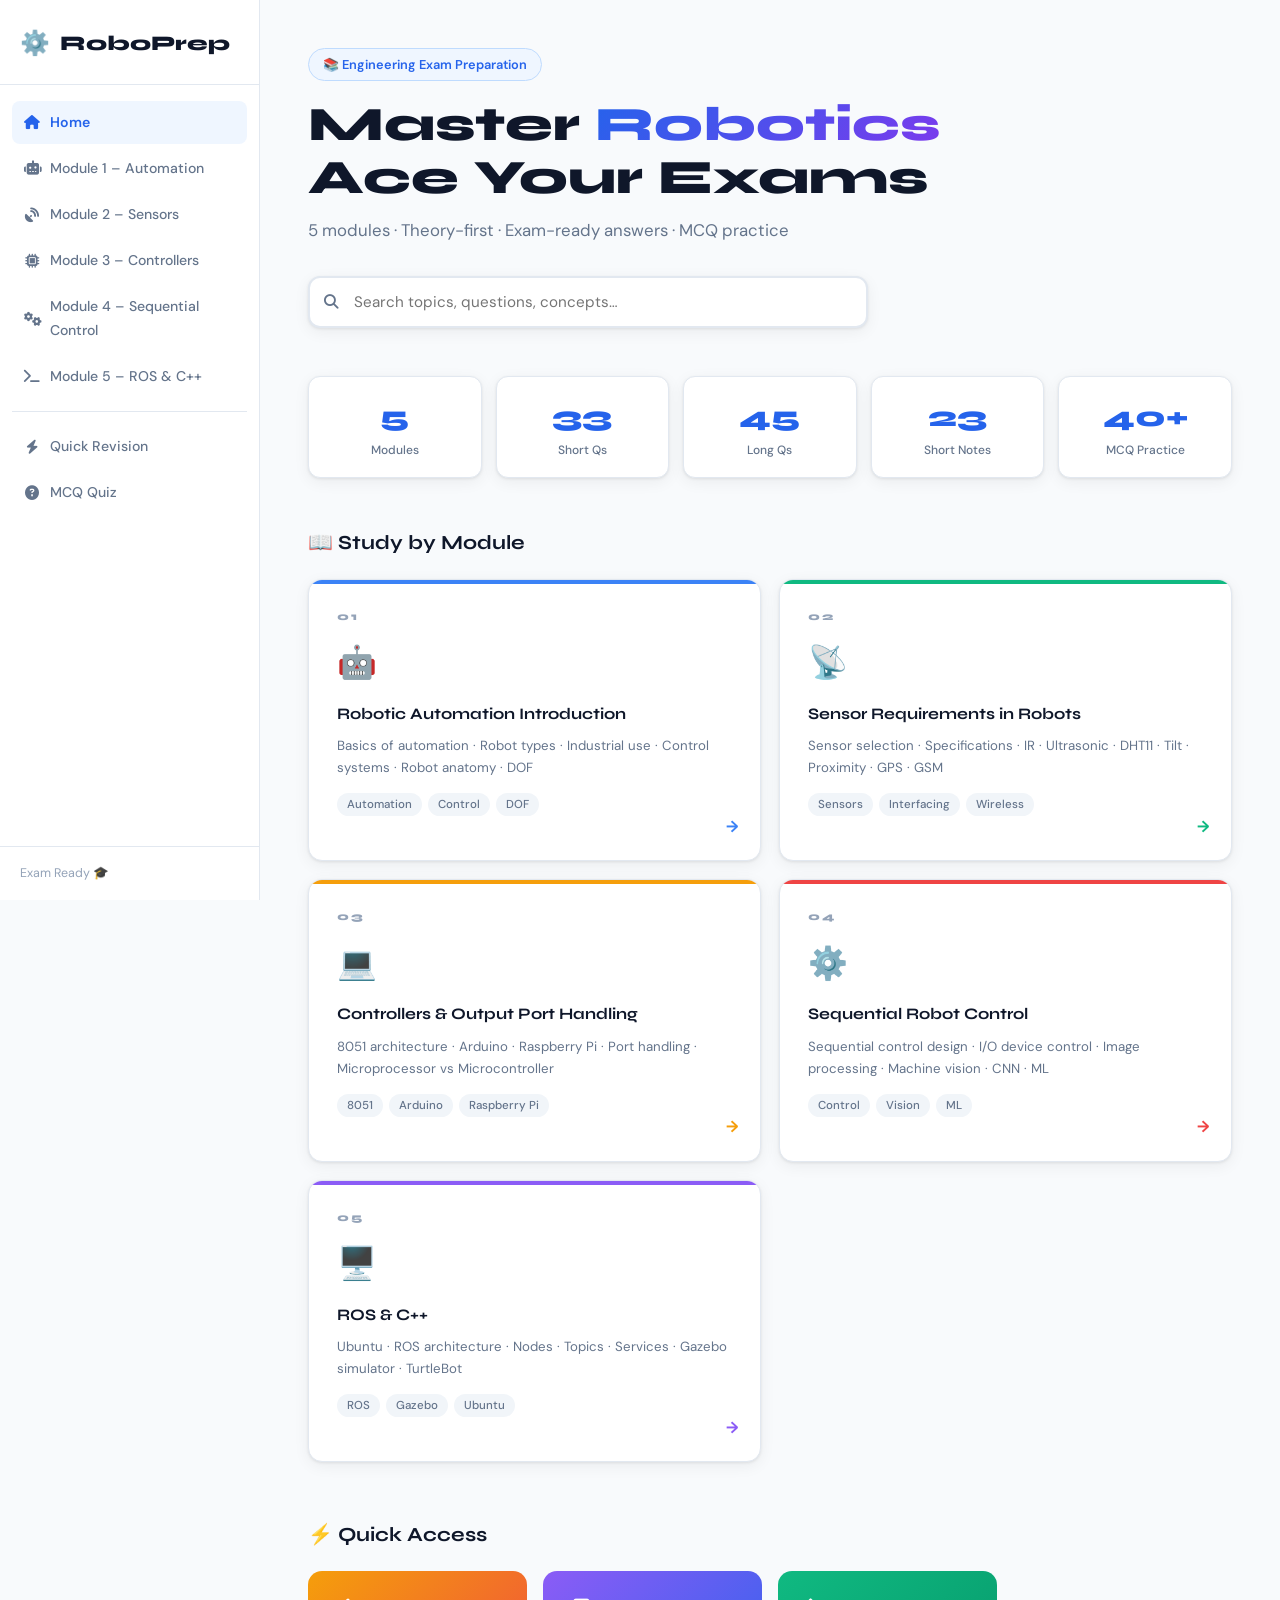
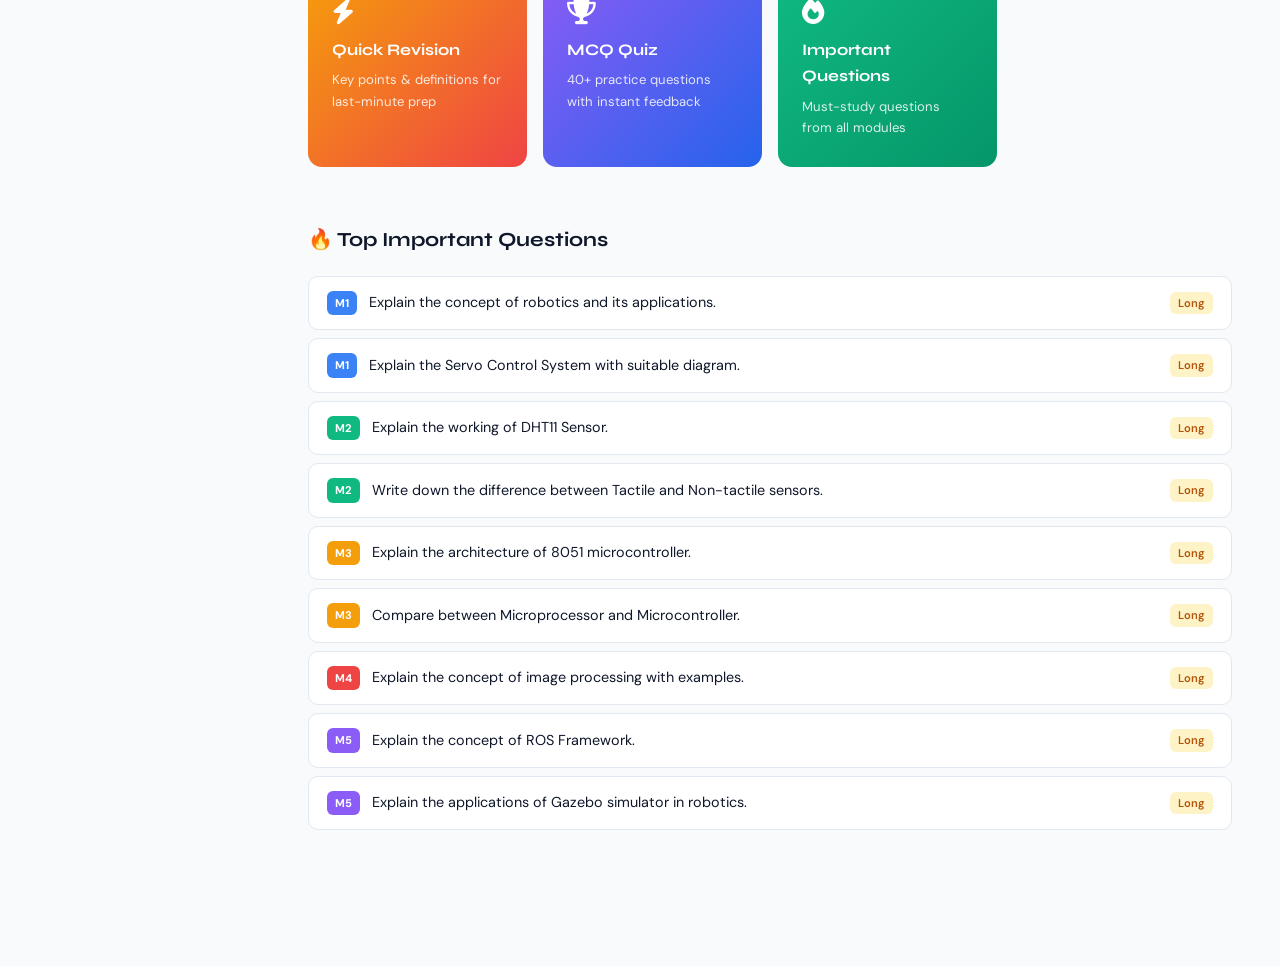
<file: index.html>
<!DOCTYPE html>
<html lang="en">
<head>
  <meta charset="UTF-8" />
  <meta name="viewport" content="width=device-width, initial-scale=1.0" />
  <title>RoboPrep – Robotics Exam Preparation</title>
  <link rel="stylesheet" href="styles.css" />
  <link href="https://fonts.googleapis.com/css2?family=Syne:wght@400;600;700;800&family=DM+Sans:ital,opsz,wght@0,9..40,300;0,9..40,400;0,9..40,500;0,9..40,600;1,9..40,400&display=swap" rel="stylesheet" />
  <link rel="stylesheet" href="https://cdnjs.cloudflare.com/ajax/libs/font-awesome/6.5.0/css/all.min.css" />
</head>
<body>

<!-- Sidebar -->
<aside class="sidebar" id="sidebar">
  <div class="sidebar-logo">
    <span class="logo-icon">⚙️</span>
    <span class="logo-text">RoboPrep</span>
  </div>
  <nav class="sidebar-nav">
    <a href="index.html" class="nav-item active"><i class="fas fa-home"></i> Home</a>
    <a href="module1.html" class="nav-item"><i class="fas fa-robot"></i> Module 1 – Automation</a>
    <a href="module2.html" class="nav-item"><i class="fas fa-satellite-dish"></i> Module 2 – Sensors</a>
    <a href="module3.html" class="nav-item"><i class="fas fa-microchip"></i> Module 3 – Controllers</a>
    <a href="module4.html" class="nav-item"><i class="fas fa-cogs"></i> Module 4 – Sequential Control</a>
    <a href="module5.html" class="nav-item"><i class="fas fa-terminal"></i> Module 5 – ROS & C++</a>
    <div class="nav-divider"></div>
    <a href="quickrevision.html" class="nav-item"><i class="fas fa-bolt"></i> Quick Revision</a>
    <a href="quiz.html" class="nav-item"><i class="fas fa-question-circle"></i> MCQ Quiz</a>
  </nav>
  <div class="sidebar-footer">Exam Ready 🎓</div>
</aside>

<!-- Mobile header -->
<header class="mobile-header">
  <button class="hamburger" id="hamburger"><i class="fas fa-bars"></i></button>
  <span class="mobile-logo">⚙️ RoboPrep</span>
</header>

<!-- Main Content -->
<main class="main-content">

  <!-- Hero -->
  <section class="hero">
    <div class="hero-badge">📚 Engineering Exam Preparation</div>
    <h1 class="hero-title">Master <span class="accent">Robotics</span><br/>Ace Your Exams</h1>
    <p class="hero-sub">5 modules · Theory-first · Exam-ready answers · MCQ practice</p>

    <!-- Search -->
    <div class="search-wrap">
      <i class="fas fa-search search-icon"></i>
      <input type="text" id="globalSearch" class="search-input" placeholder="Search topics, questions, concepts…" />
      <div class="search-results" id="searchResults"></div>
    </div>
  </section>

  <!-- Stats Row -->
  <section class="stats-row">
    <div class="stat-card"><span class="stat-num">5</span><span class="stat-label">Modules</span></div>
    <div class="stat-card"><span class="stat-num">33</span><span class="stat-label">Short Qs</span></div>
    <div class="stat-card"><span class="stat-num">45</span><span class="stat-label">Long Qs</span></div>
    <div class="stat-card"><span class="stat-num">23</span><span class="stat-label">Short Notes</span></div>
    <div class="stat-card"><span class="stat-num">40+</span><span class="stat-label">MCQ Practice</span></div>
  </section>

  <!-- Module Cards -->
  <section class="section">
    <h2 class="section-title">📖 Study by Module</h2>
    <div class="module-grid">

      <a href="module1.html" class="module-card" style="--accent:#3b82f6">
        <div class="module-number">01</div>
        <div class="module-icon">🤖</div>
        <h3>Robotic Automation Introduction</h3>
        <p>Basics of automation · Robot types · Industrial use · Control systems · Robot anatomy · DOF</p>
        <div class="module-tags"><span>Automation</span><span>Control</span><span>DOF</span></div>
        <div class="module-arrow">→</div>
      </a>

      <a href="module2.html" class="module-card" style="--accent:#10b981">
        <div class="module-number">02</div>
        <div class="module-icon">📡</div>
        <h3>Sensor Requirements in Robots</h3>
        <p>Sensor selection · Specifications · IR · Ultrasonic · DHT11 · Tilt · Proximity · GPS · GSM</p>
        <div class="module-tags"><span>Sensors</span><span>Interfacing</span><span>Wireless</span></div>
        <div class="module-arrow">→</div>
      </a>

      <a href="module3.html" class="module-card" style="--accent:#f59e0b">
        <div class="module-number">03</div>
        <div class="module-icon">💻</div>
        <h3>Controllers & Output Port Handling</h3>
        <p>8051 architecture · Arduino · Raspberry Pi · Port handling · Microprocessor vs Microcontroller</p>
        <div class="module-tags"><span>8051</span><span>Arduino</span><span>Raspberry Pi</span></div>
        <div class="module-arrow">→</div>
      </a>

      <a href="module4.html" class="module-card" style="--accent:#ef4444">
        <div class="module-number">04</div>
        <div class="module-icon">⚙️</div>
        <h3>Sequential Robot Control</h3>
        <p>Sequential control design · I/O device control · Image processing · Machine vision · CNN · ML</p>
        <div class="module-tags"><span>Control</span><span>Vision</span><span>ML</span></div>
        <div class="module-arrow">→</div>
      </a>

      <a href="module5.html" class="module-card" style="--accent:#8b5cf6">
        <div class="module-number">05</div>
        <div class="module-icon">🖥️</div>
        <h3>ROS & C++</h3>
        <p>Ubuntu · ROS architecture · Nodes · Topics · Services · Gazebo simulator · TurtleBot</p>
        <div class="module-tags"><span>ROS</span><span>Gazebo</span><span>Ubuntu</span></div>
        <div class="module-arrow">→</div>
      </a>

    </div>
  </section>

  <!-- Quick Access -->
  <section class="section">
    <h2 class="section-title">⚡ Quick Access</h2>
    <div class="quick-grid">
      <a href="quickrevision.html" class="quick-card qr">
        <i class="fas fa-bolt"></i>
        <h3>Quick Revision</h3>
        <p>Key points & definitions for last-minute prep</p>
      </a>
      <a href="quiz.html" class="quick-card qz">
        <i class="fas fa-trophy"></i>
        <h3>MCQ Quiz</h3>
        <p>40+ practice questions with instant feedback</p>
      </a>
      <a href="module1.html#imp" class="quick-card iq">
        <i class="fas fa-fire"></i>
        <h3>Important Questions</h3>
        <p>Must-study questions from all modules</p>
      </a>
    </div>
  </section>

  <!-- Important Questions Preview -->
  <section class="section">
    <h2 class="section-title">🔥 Top Important Questions</h2>
    <div class="iq-list">
      <div class="iq-item" onclick="window.location='module1.html'">
        <span class="iq-badge m1">M1</span>
        <span>Explain the concept of robotics and its applications.</span>
        <span class="iq-type long">Long</span>
      </div>
      <div class="iq-item" onclick="window.location='module1.html'">
        <span class="iq-badge m1">M1</span>
        <span>Explain the Servo Control System with suitable diagram.</span>
        <span class="iq-type long">Long</span>
      </div>
      <div class="iq-item" onclick="window.location='module2.html'">
        <span class="iq-badge m2">M2</span>
        <span>Explain the working of DHT11 Sensor.</span>
        <span class="iq-type long">Long</span>
      </div>
      <div class="iq-item" onclick="window.location='module2.html'">
        <span class="iq-badge m2">M2</span>
        <span>Write down the difference between Tactile and Non-tactile sensors.</span>
        <span class="iq-type long">Long</span>
      </div>
      <div class="iq-item" onclick="window.location='module3.html'">
        <span class="iq-badge m3">M3</span>
        <span>Explain the architecture of 8051 microcontroller.</span>
        <span class="iq-type long">Long</span>
      </div>
      <div class="iq-item" onclick="window.location='module3.html'">
        <span class="iq-badge m3">M3</span>
        <span>Compare between Microprocessor and Microcontroller.</span>
        <span class="iq-type long">Long</span>
      </div>
      <div class="iq-item" onclick="window.location='module4.html'">
        <span class="iq-badge m4">M4</span>
        <span>Explain the concept of image processing with examples.</span>
        <span class="iq-type long">Long</span>
      </div>
      <div class="iq-item" onclick="window.location='module5.html'">
        <span class="iq-badge m5">M5</span>
        <span>Explain the concept of ROS Framework.</span>
        <span class="iq-type long">Long</span>
      </div>
      <div class="iq-item" onclick="window.location='module5.html'">
        <span class="iq-badge m5">M5</span>
        <span>Explain the applications of Gazebo simulator in robotics.</span>
        <span class="iq-type long">Long</span>
      </div>
    </div>
  </section>

</main>

<div class="sidebar-overlay" id="sidebarOverlay"></div>
<script src="script.js"></script>
</body>
</html>
</file>
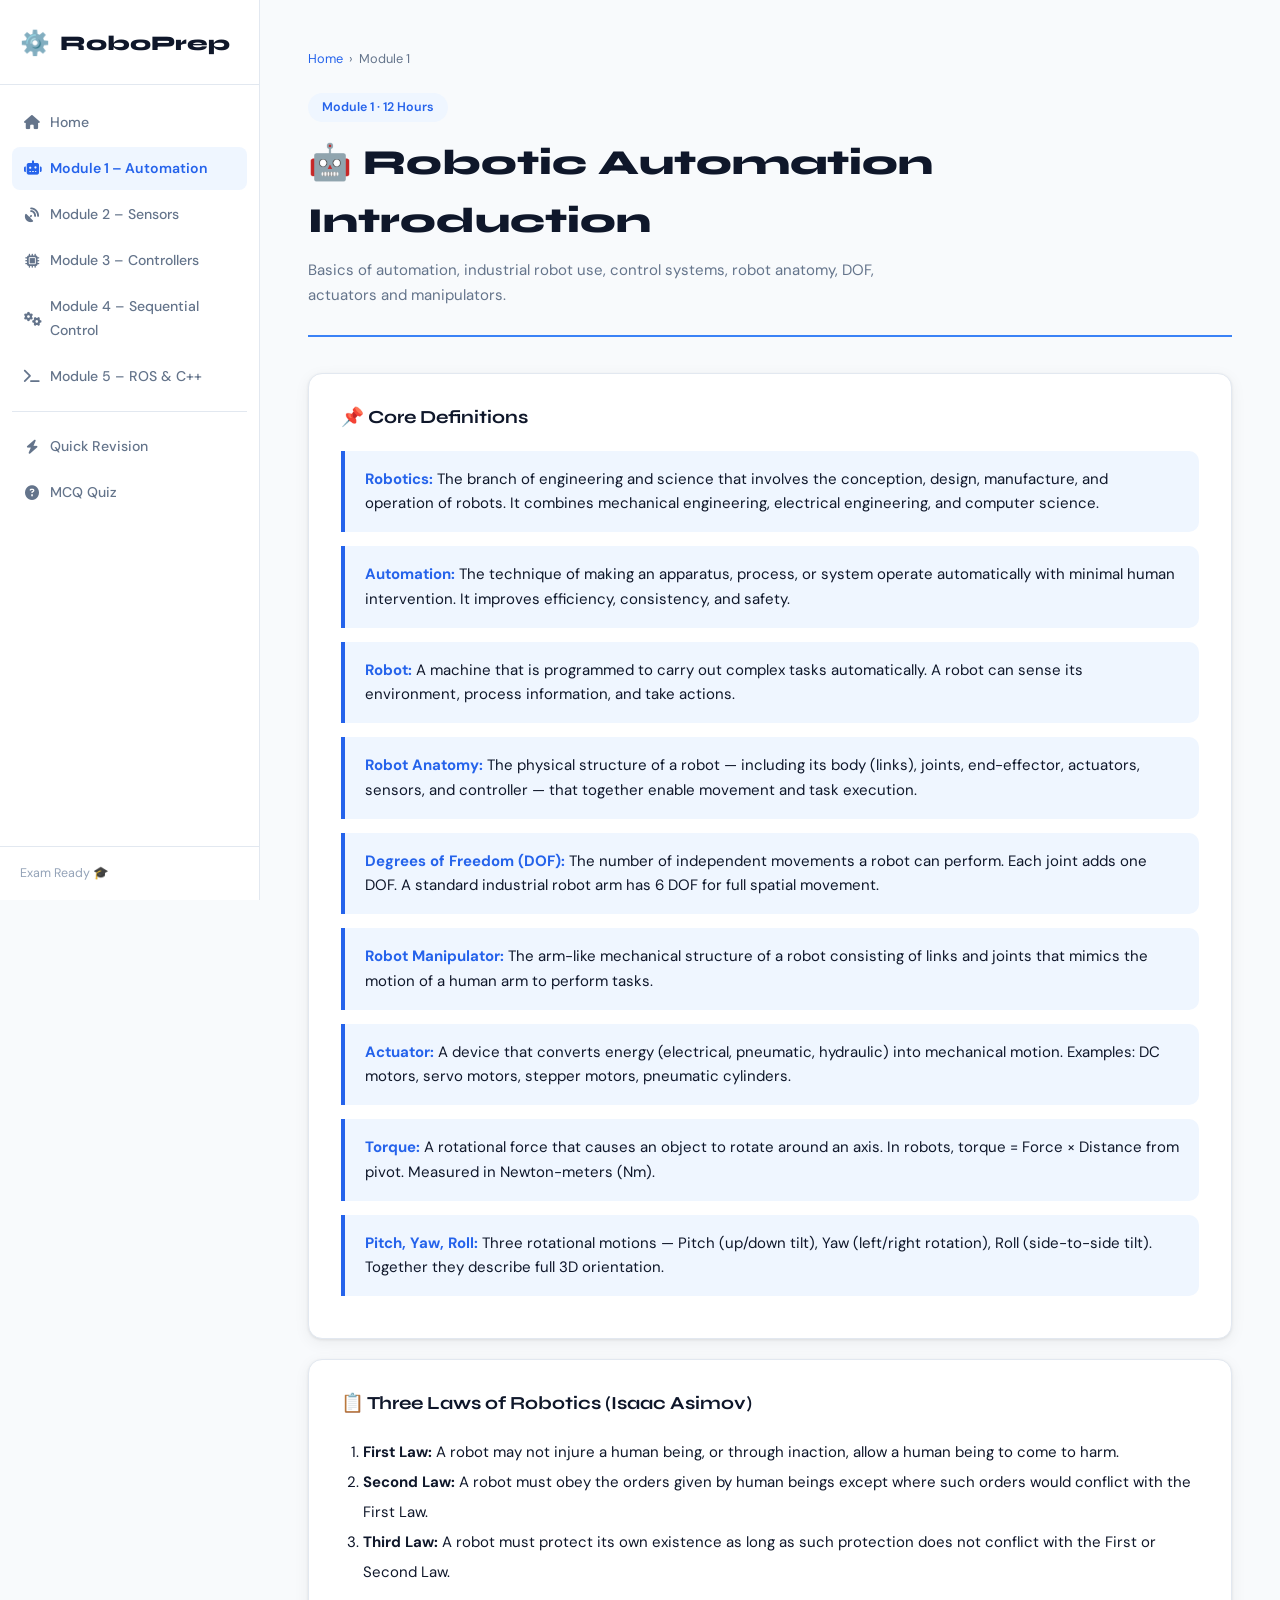
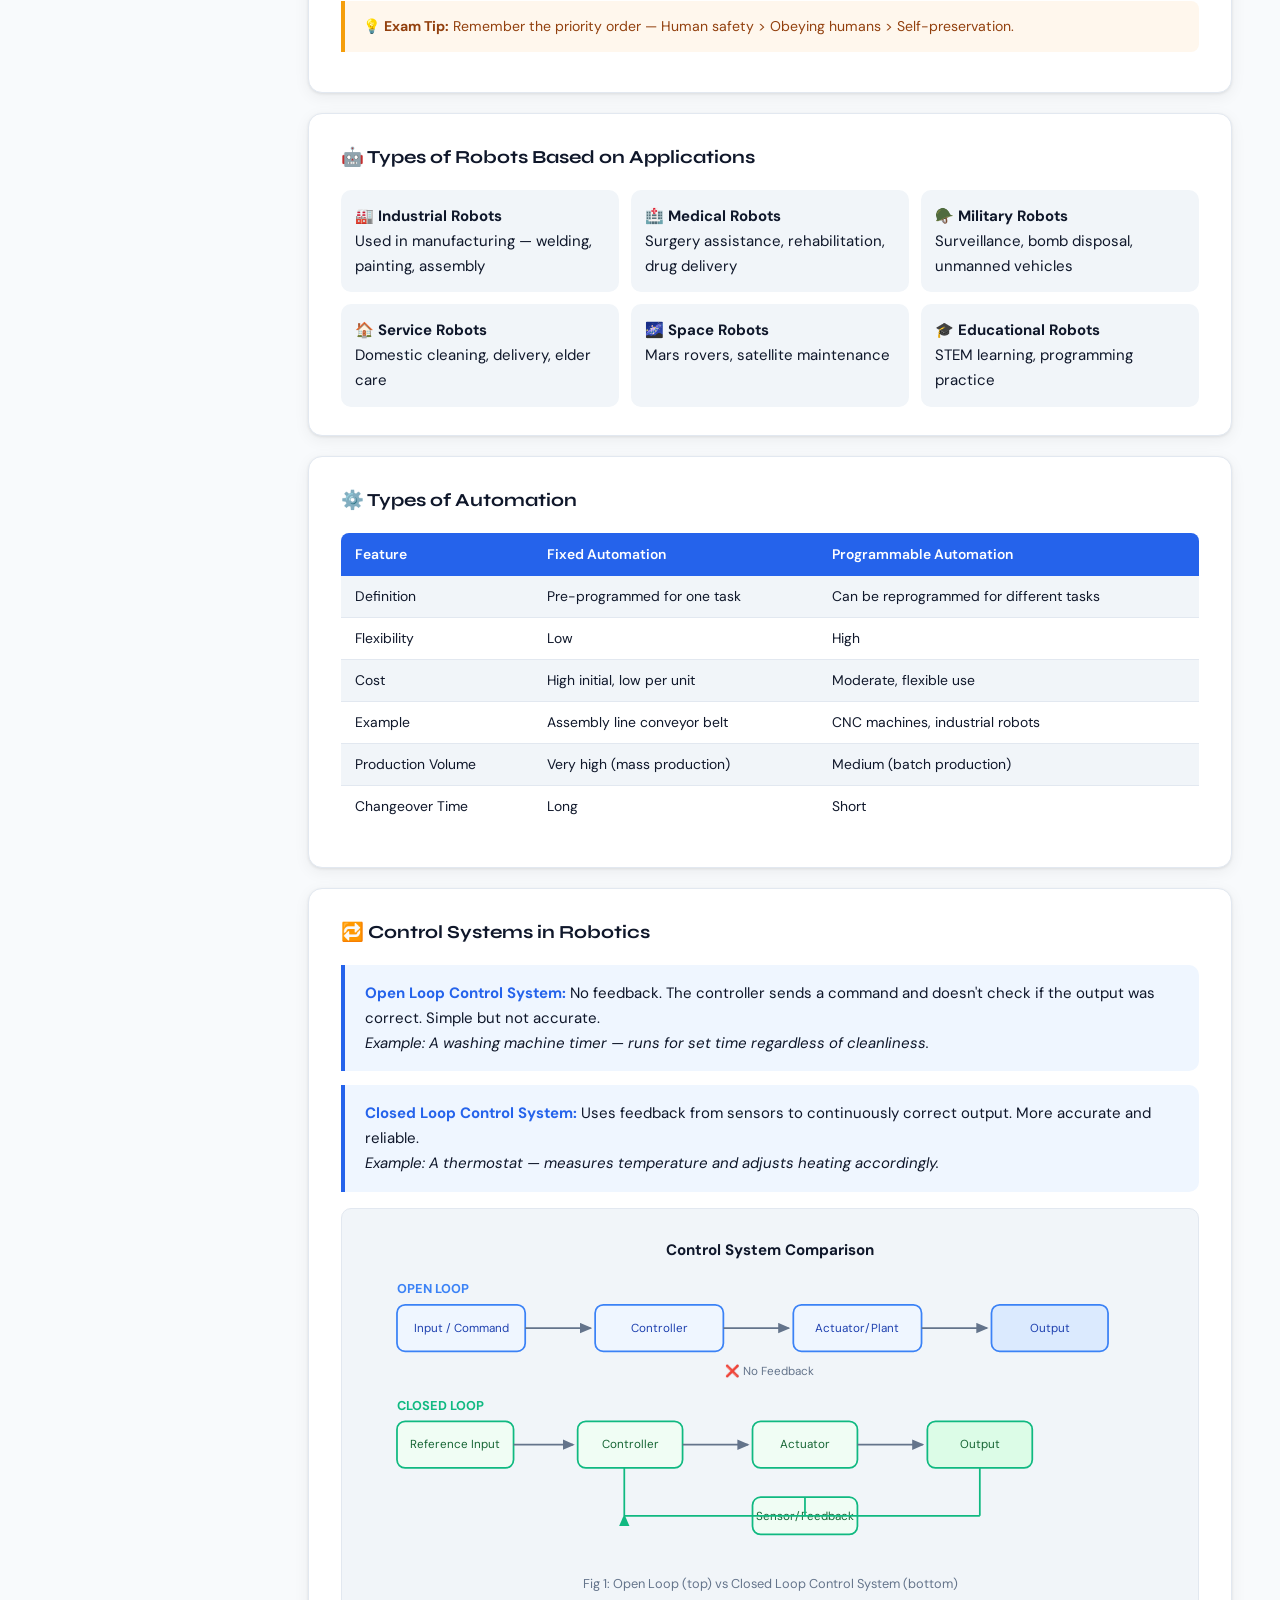
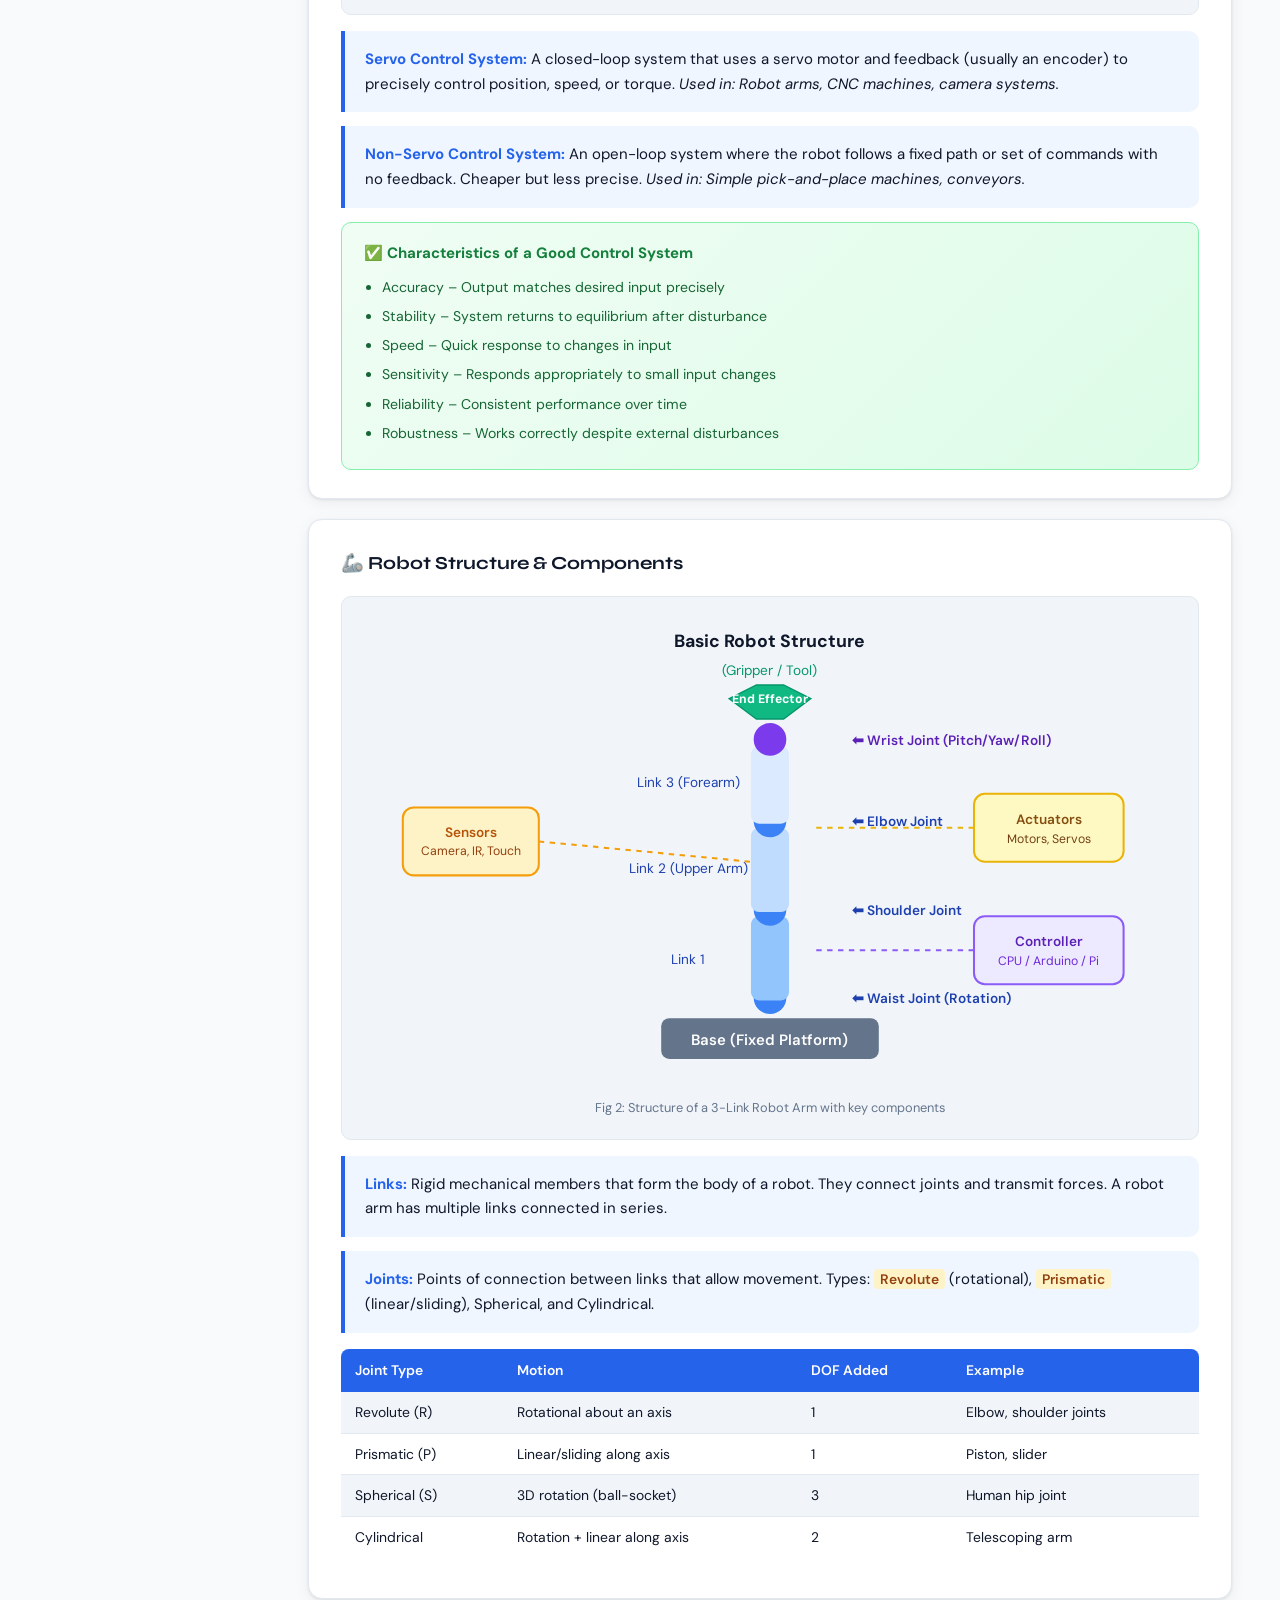
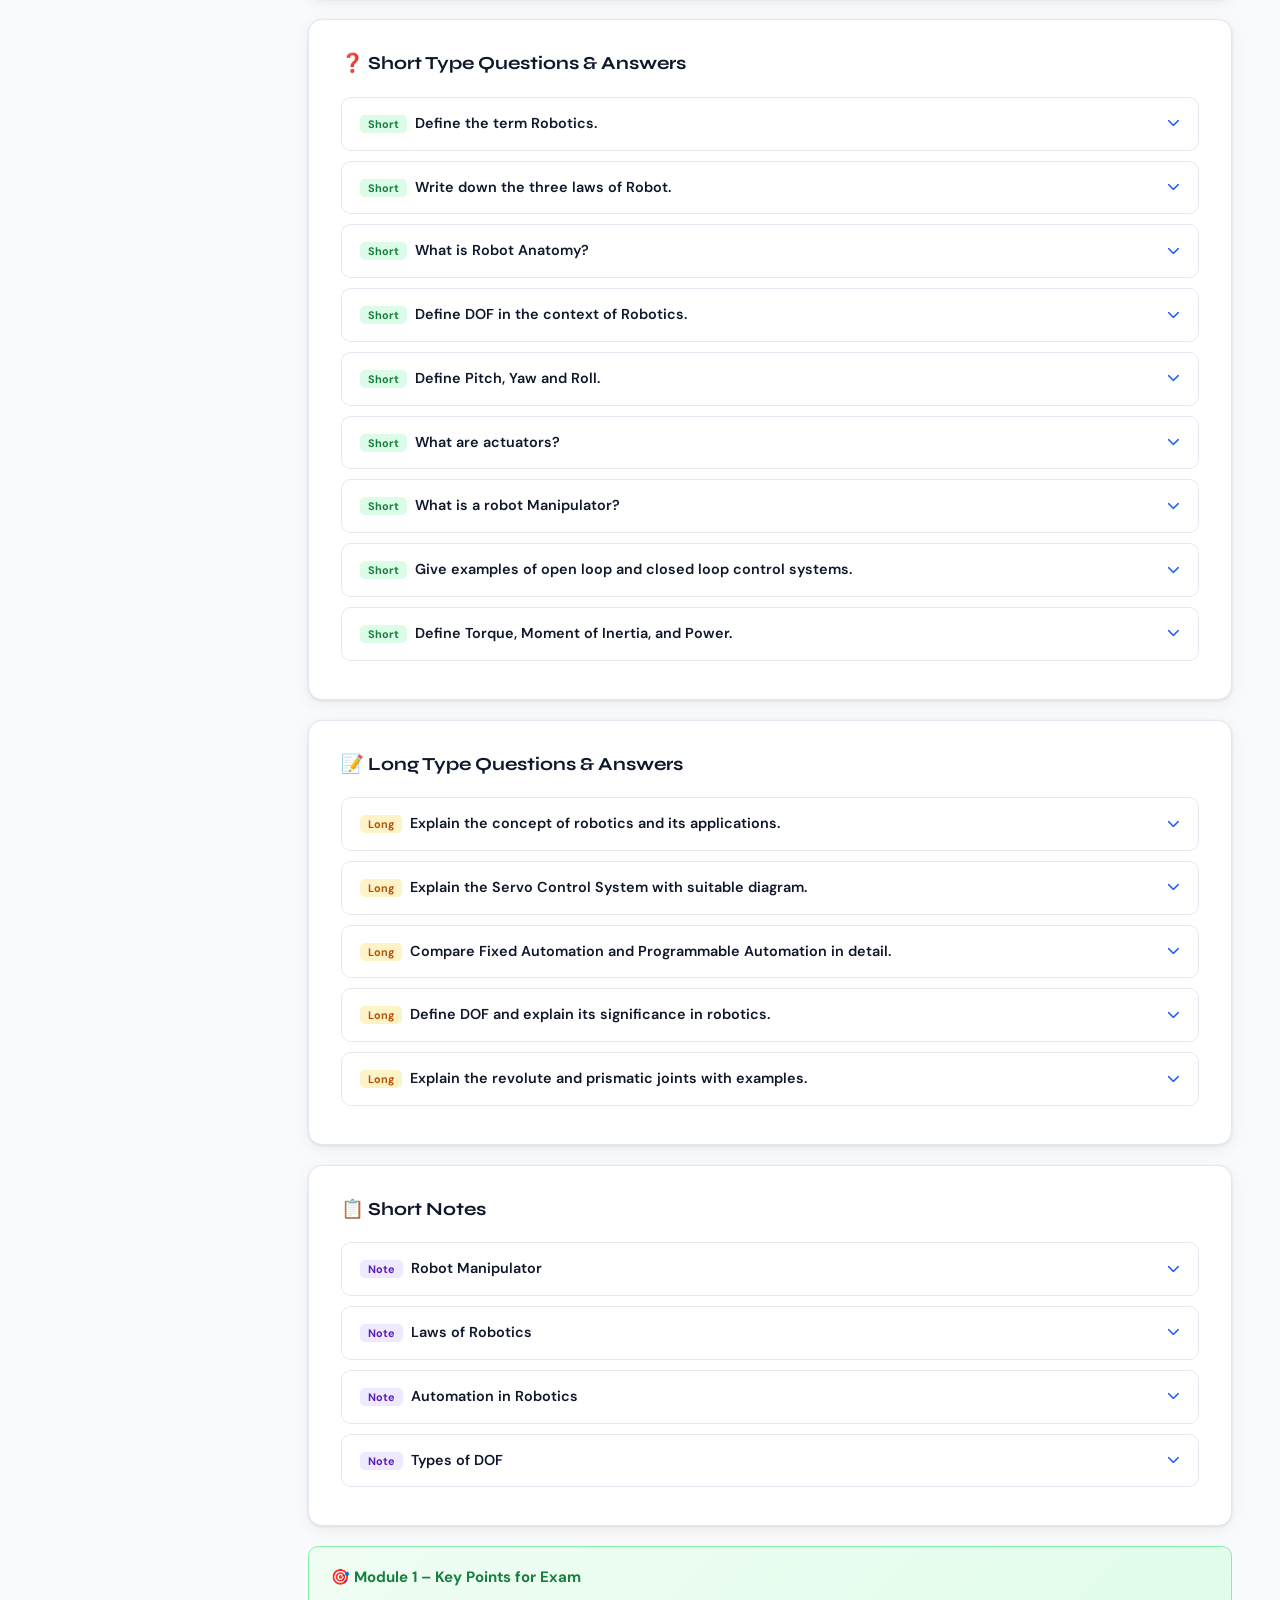
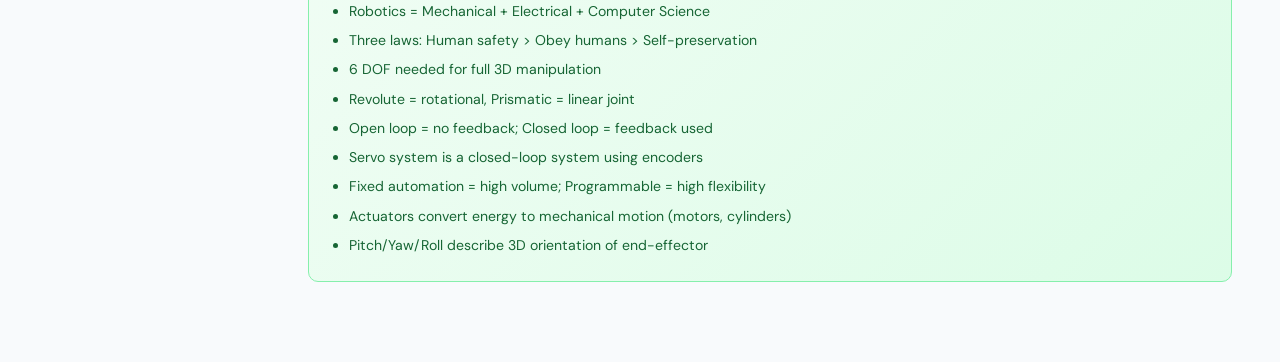
<file: module1.html>
<!DOCTYPE html>
<html lang="en">
<head>
  <meta charset="UTF-8" />
  <meta name="viewport" content="width=device-width, initial-scale=1.0" />
  <title>Module 1 – Robotic Automation | RoboPrep</title>
  <link rel="stylesheet" href="styles.css" />
  <link href="https://fonts.googleapis.com/css2?family=Syne:wght@400;600;700;800&family=DM+Sans:ital,opsz,wght@0,9..40,300;0,9..40,400;0,9..40,500;0,9..40,600;1,9..40,400&display=swap" rel="stylesheet" />
  <link rel="stylesheet" href="https://cdnjs.cloudflare.com/ajax/libs/font-awesome/6.5.0/css/all.min.css" />
</head>
<body>

<aside class="sidebar" id="sidebar">
  <div class="sidebar-logo"><span class="logo-icon">⚙️</span><span class="logo-text">RoboPrep</span></div>
  <nav class="sidebar-nav">
    <a href="index.html" class="nav-item"><i class="fas fa-home"></i> Home</a>
    <a href="module1.html" class="nav-item active"><i class="fas fa-robot"></i> Module 1 – Automation</a>
    <a href="module2.html" class="nav-item"><i class="fas fa-satellite-dish"></i> Module 2 – Sensors</a>
    <a href="module3.html" class="nav-item"><i class="fas fa-microchip"></i> Module 3 – Controllers</a>
    <a href="module4.html" class="nav-item"><i class="fas fa-cogs"></i> Module 4 – Sequential Control</a>
    <a href="module5.html" class="nav-item"><i class="fas fa-terminal"></i> Module 5 – ROS & C++</a>
    <div class="nav-divider"></div>
    <a href="quickrevision.html" class="nav-item"><i class="fas fa-bolt"></i> Quick Revision</a>
    <a href="quiz.html" class="nav-item"><i class="fas fa-question-circle"></i> MCQ Quiz</a>
  </nav>
  <div class="sidebar-footer">Exam Ready 🎓</div>
</aside>
<header class="mobile-header">
  <button class="hamburger" id="hamburger"><i class="fas fa-bars"></i></button>
  <span class="mobile-logo">⚙️ RoboPrep</span>
</header>

<main class="main-content">

  <div class="breadcrumb"><a href="index.html">Home</a> <span>›</span> Module 1</div>

  <div class="module-page-header" style="border-color:#3b82f6">
    <div class="badge">Module 1 · 12 Hours</div>
    <h1>🤖 Robotic Automation Introduction</h1>
    <p>Basics of automation, industrial robot use, control systems, robot anatomy, DOF, actuators and manipulators.</p>
  </div>

  <!-- ===== CONCEPTS ===== -->
  <div class="content-card">
    <h2>📌 Core Definitions</h2>

    <div class="def-box">
      <strong>Robotics:</strong> The branch of engineering and science that involves the conception, design, manufacture, and operation of robots. It combines mechanical engineering, electrical engineering, and computer science.
    </div>

    <div class="def-box">
      <strong>Automation:</strong> The technique of making an apparatus, process, or system operate automatically with minimal human intervention. It improves efficiency, consistency, and safety.
    </div>

    <div class="def-box">
      <strong>Robot:</strong> A machine that is programmed to carry out complex tasks automatically. A robot can sense its environment, process information, and take actions.
    </div>

    <div class="def-box">
      <strong>Robot Anatomy:</strong> The physical structure of a robot — including its body (links), joints, end-effector, actuators, sensors, and controller — that together enable movement and task execution.
    </div>

    <div class="def-box">
      <strong>Degrees of Freedom (DOF):</strong> The number of independent movements a robot can perform. Each joint adds one DOF. A standard industrial robot arm has 6 DOF for full spatial movement.
    </div>

    <div class="def-box">
      <strong>Robot Manipulator:</strong> The arm-like mechanical structure of a robot consisting of links and joints that mimics the motion of a human arm to perform tasks.
    </div>

    <div class="def-box">
      <strong>Actuator:</strong> A device that converts energy (electrical, pneumatic, hydraulic) into mechanical motion. Examples: DC motors, servo motors, stepper motors, pneumatic cylinders.
    </div>

    <div class="def-box">
      <strong>Torque:</strong> A rotational force that causes an object to rotate around an axis. In robots, torque = Force × Distance from pivot. Measured in Newton-meters (Nm).
    </div>

    <div class="def-box">
      <strong>Pitch, Yaw, Roll:</strong> Three rotational motions — Pitch (up/down tilt), Yaw (left/right rotation), Roll (side-to-side tilt). Together they describe full 3D orientation.
    </div>
  </div>

  <!-- ===== LAWS OF ROBOTICS ===== -->
  <div class="content-card">
    <h2>📋 Three Laws of Robotics (Isaac Asimov)</h2>
    <ol style="padding-left:22px; line-height:2">
      <li><strong>First Law:</strong> A robot may not injure a human being, or through inaction, allow a human being to come to harm.</li>
      <li><strong>Second Law:</strong> A robot must obey the orders given by human beings except where such orders would conflict with the First Law.</li>
      <li><strong>Third Law:</strong> A robot must protect its own existence as long as such protection does not conflict with the First or Second Law.</li>
    </ol>
    <div class="note-highlight" style="margin-top:14px"><strong>💡 Exam Tip:</strong> Remember the priority order — Human safety > Obeying humans > Self-preservation.</div>
  </div>

  <!-- ===== TYPES OF ROBOTS ===== -->
  <div class="content-card">
    <h2>🤖 Types of Robots Based on Applications</h2>
    <div style="display:grid;grid-template-columns:repeat(auto-fill,minmax(220px,1fr));gap:12px;">
      <div style="background:var(--bg2);border-radius:10px;padding:14px;">
        <strong>🏭 Industrial Robots</strong><br/>Used in manufacturing — welding, painting, assembly
      </div>
      <div style="background:var(--bg2);border-radius:10px;padding:14px;">
        <strong>🏥 Medical Robots</strong><br/>Surgery assistance, rehabilitation, drug delivery
      </div>
      <div style="background:var(--bg2);border-radius:10px;padding:14px;">
        <strong>🪖 Military Robots</strong><br/>Surveillance, bomb disposal, unmanned vehicles
      </div>
      <div style="background:var(--bg2);border-radius:10px;padding:14px;">
        <strong>🏠 Service Robots</strong><br/>Domestic cleaning, delivery, elder care
      </div>
      <div style="background:var(--bg2);border-radius:10px;padding:14px;">
        <strong>🌌 Space Robots</strong><br/>Mars rovers, satellite maintenance
      </div>
      <div style="background:var(--bg2);border-radius:10px;padding:14px;">
        <strong>🎓 Educational Robots</strong><br/>STEM learning, programming practice
      </div>
    </div>
  </div>

  <!-- ===== FIXED vs PROGRAMMABLE AUTOMATION ===== -->
  <div class="content-card">
    <h2>⚙️ Types of Automation</h2>
    <table class="diff-table">
      <tr><th>Feature</th><th>Fixed Automation</th><th>Programmable Automation</th></tr>
      <tr><td>Definition</td><td>Pre-programmed for one task</td><td>Can be reprogrammed for different tasks</td></tr>
      <tr><td>Flexibility</td><td>Low</td><td>High</td></tr>
      <tr><td>Cost</td><td>High initial, low per unit</td><td>Moderate, flexible use</td></tr>
      <tr><td>Example</td><td>Assembly line conveyor belt</td><td>CNC machines, industrial robots</td></tr>
      <tr><td>Production Volume</td><td>Very high (mass production)</td><td>Medium (batch production)</td></tr>
      <tr><td>Changeover Time</td><td>Long</td><td>Short</td></tr>
    </table>
  </div>

  <!-- ===== CONTROL SYSTEMS ===== -->
  <div class="content-card">
    <h2>🔁 Control Systems in Robotics</h2>

    <div class="def-box">
      <strong>Open Loop Control System:</strong> No feedback. The controller sends a command and doesn't check if the output was correct. Simple but not accurate.
      <br/><em>Example: A washing machine timer — runs for set time regardless of cleanliness.</em>
    </div>

    <div class="def-box">
      <strong>Closed Loop Control System:</strong> Uses feedback from sensors to continuously correct output. More accurate and reliable.
      <br/><em>Example: A thermostat — measures temperature and adjusts heating accordingly.</em>
    </div>

    <!-- SVG DIAGRAM: Open vs Closed Loop -->
    <div class="diagram-box">
      <svg viewBox="0 0 700 280" xmlns="http://www.w3.org/2000/svg" style="font-family:'DM Sans',sans-serif">
        <!-- Title -->
        <text x="350" y="22" text-anchor="middle" font-size="13" font-weight="700" fill="#0f172a">Control System Comparison</text>

        <!-- OPEN LOOP -->
        <text x="30" y="55" font-size="11" font-weight="700" fill="#3b82f6">OPEN LOOP</text>
        <!-- Boxes -->
        <rect x="30" y="65" width="110" height="40" rx="7" fill="#eff6ff" stroke="#3b82f6" stroke-width="1.5"/>
        <text x="85" y="88" text-anchor="middle" font-size="10" fill="#1e40af">Input / Command</text>
        <rect x="200" y="65" width="110" height="40" rx="7" fill="#eff6ff" stroke="#3b82f6" stroke-width="1.5"/>
        <text x="255" y="88" text-anchor="middle" font-size="10" fill="#1e40af">Controller</text>
        <rect x="370" y="65" width="110" height="40" rx="7" fill="#eff6ff" stroke="#3b82f6" stroke-width="1.5"/>
        <text x="425" y="88" text-anchor="middle" font-size="10" fill="#1e40af">Actuator/Plant</text>
        <rect x="540" y="65" width="100" height="40" rx="7" fill="#dbeafe" stroke="#3b82f6" stroke-width="1.5"/>
        <text x="590" y="88" text-anchor="middle" font-size="10" fill="#1e40af">Output</text>
        <!-- Arrows -->
        <line x1="140" y1="85" x2="196" y2="85" stroke="#64748b" stroke-width="1.5" marker-end="url(#arrowBlue)"/>
        <line x1="310" y1="85" x2="366" y2="85" stroke="#64748b" stroke-width="1.5" marker-end="url(#arrowBlue)"/>
        <line x1="480" y1="85" x2="536" y2="85" stroke="#64748b" stroke-width="1.5" marker-end="url(#arrowBlue)"/>
        <text x="350" y="125" text-anchor="middle" font-size="10" fill="#64748b">❌ No Feedback</text>

        <!-- CLOSED LOOP -->
        <text x="30" y="155" font-size="11" font-weight="700" fill="#10b981">CLOSED LOOP</text>
        <rect x="30" y="165" width="100" height="40" rx="7" fill="#f0fdf4" stroke="#10b981" stroke-width="1.5"/>
        <text x="80" y="188" text-anchor="middle" font-size="10" fill="#166534">Reference Input</text>
        <rect x="185" y="165" width="90" height="40" rx="7" fill="#f0fdf4" stroke="#10b981" stroke-width="1.5"/>
        <text x="230" y="188" text-anchor="middle" font-size="10" fill="#166534">Controller</text>
        <rect x="335" y="165" width="90" height="40" rx="7" fill="#f0fdf4" stroke="#10b981" stroke-width="1.5"/>
        <text x="380" y="188" text-anchor="middle" font-size="10" fill="#166534">Actuator</text>
        <rect x="485" y="165" width="90" height="40" rx="7" fill="#dcfce7" stroke="#10b981" stroke-width="1.5"/>
        <text x="530" y="188" text-anchor="middle" font-size="10" fill="#166534">Output</text>
        <rect x="335" y="230" width="90" height="32" rx="7" fill="#f0fdf4" stroke="#10b981" stroke-width="1.5"/>
        <text x="380" y="250" text-anchor="middle" font-size="10" fill="#166534">Sensor/Feedback</text>
        <!-- Arrows forward -->
        <line x1="130" y1="185" x2="181" y2="185" stroke="#64748b" stroke-width="1.5" marker-end="url(#arrowGreen)"/>
        <line x1="275" y1="185" x2="331" y2="185" stroke="#64748b" stroke-width="1.5" marker-end="url(#arrowGreen)"/>
        <line x1="425" y1="185" x2="481" y2="185" stroke="#64748b" stroke-width="1.5" marker-end="url(#arrowGreen)"/>
        <!-- Feedback path -->
        <line x1="530" y1="205" x2="530" y2="246" stroke="#10b981" stroke-width="1.5"/>
        <line x1="380" y1="246" x2="530" y2="246" stroke="#10b981" stroke-width="1.5"/>
        <line x1="380" y1="230" x2="380" y2="246" stroke="#10b981" stroke-width="1.5"/>
        <line x1="225" y1="246" x2="380" y2="246" stroke="#10b981" stroke-width="1.5"/>
        <line x1="225" y1="205" x2="225" y2="246" stroke="#10b981" stroke-width="1.5" marker-end="url(#arrowGreenR)"/>

        <!-- Arrow Markers -->
        <defs>
          <marker id="arrowBlue" markerWidth="7" markerHeight="7" refX="6" refY="3" orient="auto">
            <path d="M0,0 L7,3 L0,6 Z" fill="#64748b"/>
          </marker>
          <marker id="arrowGreen" markerWidth="7" markerHeight="7" refX="6" refY="3" orient="auto">
            <path d="M0,0 L7,3 L0,6 Z" fill="#64748b"/>
          </marker>
          <marker id="arrowGreenR" markerWidth="7" markerHeight="7" refX="1" refY="3" orient="auto">
            <path d="M7,0 L0,3 L7,6 Z" fill="#10b981"/>
          </marker>
        </defs>
      </svg>
      <div class="diagram-caption">Fig 1: Open Loop (top) vs Closed Loop Control System (bottom)</div>
    </div>

    <div class="def-box">
      <strong>Servo Control System:</strong> A closed-loop system that uses a servo motor and feedback (usually an encoder) to precisely control position, speed, or torque.
      <em>Used in: Robot arms, CNC machines, camera systems.</em>
    </div>

    <div class="def-box">
      <strong>Non-Servo Control System:</strong> An open-loop system where the robot follows a fixed path or set of commands with no feedback. Cheaper but less precise.
      <em>Used in: Simple pick-and-place machines, conveyors.</em>
    </div>

    <div class="key-points">
      <h4>✅ Characteristics of a Good Control System</h4>
      <ul>
        <li>Accuracy – Output matches desired input precisely</li>
        <li>Stability – System returns to equilibrium after disturbance</li>
        <li>Speed – Quick response to changes in input</li>
        <li>Sensitivity – Responds appropriately to small input changes</li>
        <li>Reliability – Consistent performance over time</li>
        <li>Robustness – Works correctly despite external disturbances</li>
      </ul>
    </div>
  </div>

  <!-- ===== ROBOT STRUCTURE DIAGRAM ===== -->
  <div class="content-card">
    <h2>🦾 Robot Structure & Components</h2>
    <div class="diagram-box">
      <svg viewBox="0 0 600 340" xmlns="http://www.w3.org/2000/svg" style="font-family:'DM Sans',sans-serif">
        <text x="300" y="22" text-anchor="middle" font-size="13" font-weight="700" fill="#0f172a">Basic Robot Structure</text>
        <!-- Base -->
        <rect x="220" y="295" width="160" height="30" rx="6" fill="#64748b"/>
        <text x="300" y="315" text-anchor="middle" font-size="11" fill="white" font-weight="600">Base (Fixed Platform)</text>
        <!-- Waist joint -->
        <circle cx="300" cy="280" r="12" fill="#3b82f6"/>
        <text x="360" y="284" font-size="10" fill="#1e40af" font-weight="600">⬅ Waist Joint (Rotation)</text>
        <!-- Link 1 -->
        <rect x="286" y="220" width="28" height="62" rx="6" fill="#93c5fd"/>
        <text x="240" y="255" text-anchor="middle" font-size="10" fill="#1e40af">Link 1</text>
        <!-- Shoulder joint -->
        <circle cx="300" cy="215" r="12" fill="#3b82f6"/>
        <text x="360" y="219" font-size="10" fill="#1e40af" font-weight="600">⬅ Shoulder Joint</text>
        <!-- Link 2 -->
        <rect x="286" y="155" width="28" height="62" rx="6" fill="#bfdbfe"/>
        <text x="240" y="188" text-anchor="middle" font-size="10" fill="#1e40af">Link 2 (Upper Arm)</text>
        <!-- Elbow joint -->
        <circle cx="300" cy="150" r="12" fill="#3b82f6"/>
        <text x="360" y="154" font-size="10" fill="#1e40af" font-weight="600">⬅ Elbow Joint</text>
        <!-- Link 3 -->
        <rect x="286" y="95" width="28" height="57" rx="6" fill="#dbeafe"/>
        <text x="240" y="125" text-anchor="middle" font-size="10" fill="#1e40af">Link 3 (Forearm)</text>
        <!-- Wrist joint -->
        <circle cx="300" cy="90" r="12" fill="#7c3aed"/>
        <text x="360" y="94" font-size="10" fill="#5b21b6" font-weight="600">⬅ Wrist Joint (Pitch/Yaw/Roll)</text>
        <!-- End Effector -->
        <path d="M270,60 L290,75 L310,75 L330,60 L310,50 L290,50 Z" fill="#10b981" stroke="#059669" stroke-width="1"/>
        <text x="300" y="63" text-anchor="middle" font-size="9" fill="white" font-weight="700">End Effector</text>
        <text x="300" y="43" text-anchor="middle" font-size="10" fill="#059669">(Gripper / Tool)</text>

        <!-- Sensors label -->
        <rect x="30" y="140" width="100" height="50" rx="8" fill="#fef3c7" stroke="#f59e0b" stroke-width="1.5"/>
        <text x="80" y="162" text-anchor="middle" font-size="10" font-weight="600" fill="#b45309">Sensors</text>
        <text x="80" y="175" text-anchor="middle" font-size="9" fill="#92400e">Camera, IR, Touch</text>
        <line x1="130" y1="165" x2="286" y2="180" stroke="#f59e0b" stroke-dasharray="4" stroke-width="1.5"/>

        <!-- Controller label -->
        <rect x="450" y="220" width="110" height="50" rx="8" fill="#ede9fe" stroke="#8b5cf6" stroke-width="1.5"/>
        <text x="505" y="242" text-anchor="middle" font-size="10" font-weight="600" fill="#5b21b6">Controller</text>
        <text x="505" y="256" text-anchor="middle" font-size="9" fill="#6d28d9">CPU / Arduino / Pi</text>
        <line x1="450" y1="245" x2="330" y2="245" stroke="#8b5cf6" stroke-dasharray="4" stroke-width="1.5"/>

        <!-- Actuator label -->
        <rect x="450" y="130" width="110" height="50" rx="8" fill="#fef9c3" stroke="#eab308" stroke-width="1.5"/>
        <text x="505" y="152" text-anchor="middle" font-size="10" font-weight="600" fill="#854d0e">Actuators</text>
        <text x="505" y="166" text-anchor="middle" font-size="9" fill="#713f12">Motors, Servos</text>
        <line x1="450" y1="155" x2="330" y2="155" stroke="#eab308" stroke-dasharray="4" stroke-width="1.5"/>
      </svg>
      <div class="diagram-caption">Fig 2: Structure of a 3-Link Robot Arm with key components</div>
    </div>

    <div class="def-box" style="margin-top:16px">
      <strong>Links:</strong> Rigid mechanical members that form the body of a robot. They connect joints and transmit forces. A robot arm has multiple links connected in series.
    </div>
    <div class="def-box">
      <strong>Joints:</strong> Points of connection between links that allow movement. Types: <span class="key-term">Revolute</span> (rotational), <span class="key-term">Prismatic</span> (linear/sliding), Spherical, and Cylindrical.
    </div>

    <table class="diff-table" style="margin-top:16px">
      <tr><th>Joint Type</th><th>Motion</th><th>DOF Added</th><th>Example</th></tr>
      <tr><td>Revolute (R)</td><td>Rotational about an axis</td><td>1</td><td>Elbow, shoulder joints</td></tr>
      <tr><td>Prismatic (P)</td><td>Linear/sliding along axis</td><td>1</td><td>Piston, slider</td></tr>
      <tr><td>Spherical (S)</td><td>3D rotation (ball-socket)</td><td>3</td><td>Human hip joint</td></tr>
      <tr><td>Cylindrical</td><td>Rotation + linear along axis</td><td>2</td><td>Telescoping arm</td></tr>
    </table>
  </div>

  <!-- ===== IMPORTANT QUESTIONS ===== -->
  <div id="imp" class="content-card">
    <h2>❓ Short Type Questions & Answers</h2>

    <div class="q-block">
      <div class="q-header" onclick="toggleQ(this)">
        <span><span class="q-label short">Short</span>&nbsp; Define the term Robotics.</span>
        <i class="fas fa-chevron-down q-toggle"></i>
      </div>
      <div class="q-body">
        <p><strong>Robotics</strong> is the branch of technology that deals with the design, construction, operation, and use of robots. It combines mechanical engineering, electrical engineering, and computer science to create machines that can perform tasks automatically or semi-automatically.</p>
        <p><strong>Key aspects:</strong> Perception (sensing), Processing (computing), Action (movement).</p>
      </div>
    </div>

    <div class="q-block">
      <div class="q-header" onclick="toggleQ(this)">
        <span><span class="q-label short">Short</span>&nbsp; Write down the three laws of Robot.</span>
        <i class="fas fa-chevron-down q-toggle"></i>
      </div>
      <div class="q-body">
        <p>Isaac Asimov's Three Laws of Robotics:</p>
        <ol>
          <li><strong>First Law:</strong> A robot may not injure a human being, or through inaction, allow a human to be harmed.</li>
          <li><strong>Second Law:</strong> A robot must obey human orders unless they conflict with the First Law.</li>
          <li><strong>Third Law:</strong> A robot must protect its own existence unless that conflicts with the First or Second Law.</li>
        </ol>
      </div>
    </div>

    <div class="q-block">
      <div class="q-header" onclick="toggleQ(this)">
        <span><span class="q-label short">Short</span>&nbsp; What is Robot Anatomy?</span>
        <i class="fas fa-chevron-down q-toggle"></i>
      </div>
      <div class="q-body">
        <p><strong>Robot Anatomy</strong> refers to the physical structure of a robot. It includes:</p>
        <ul>
          <li><strong>Links</strong> – Rigid body segments</li>
          <li><strong>Joints</strong> – Connectors allowing movement</li>
          <li><strong>Actuators</strong> – Motors that create motion</li>
          <li><strong>End-Effector</strong> – Gripper or tool at the tip</li>
          <li><strong>Sensors</strong> – Devices for perception</li>
          <li><strong>Controller</strong> – Brain of the robot</li>
        </ul>
      </div>
    </div>

    <div class="q-block">
      <div class="q-header" onclick="toggleQ(this)">
        <span><span class="q-label short">Short</span>&nbsp; Define DOF in the context of Robotics.</span>
        <i class="fas fa-chevron-down q-toggle"></i>
      </div>
      <div class="q-body">
        <p><strong>DOF (Degrees of Freedom)</strong> is the number of independent parameters that define the configuration of a robot. Each joint adds one DOF.</p>
        <ul>
          <li>A robot with 6 DOF can reach any position and orientation in 3D space.</li>
          <li>More DOF = more flexibility but more complexity.</li>
          <li>Example: Human arm has 7 DOF (3 shoulder + 1 elbow + 3 wrist).</li>
        </ul>
      </div>
    </div>

    <div class="q-block">
      <div class="q-header" onclick="toggleQ(this)">
        <span><span class="q-label short">Short</span>&nbsp; Define Pitch, Yaw and Roll.</span>
        <i class="fas fa-chevron-down q-toggle"></i>
      </div>
      <div class="q-body">
        <ul>
          <li><strong>Pitch:</strong> Rotation about the lateral (side-to-side) axis — nodding motion (up/down tilt).</li>
          <li><strong>Yaw:</strong> Rotation about the vertical axis — turning left or right.</li>
          <li><strong>Roll:</strong> Rotation about the longitudinal (front-back) axis — tilting sideways.</li>
        </ul>
        <p>Together, pitch, yaw, and roll describe the complete orientation of a robot or its end-effector in 3D space.</p>
      </div>
    </div>

    <div class="q-block">
      <div class="q-header" onclick="toggleQ(this)">
        <span><span class="q-label short">Short</span>&nbsp; What are actuators?</span>
        <i class="fas fa-chevron-down q-toggle"></i>
      </div>
      <div class="q-body">
        <p><strong>Actuators</strong> are output devices that convert energy into mechanical motion. They are the "muscles" of a robot.</p>
        <ul>
          <li><strong>Electric actuators:</strong> DC motors, Servo motors, Stepper motors</li>
          <li><strong>Pneumatic actuators:</strong> Use compressed air (fast but less precise)</li>
          <li><strong>Hydraulic actuators:</strong> Use pressurized fluid (very powerful)</li>
        </ul>
      </div>
    </div>

    <div class="q-block">
      <div class="q-header" onclick="toggleQ(this)">
        <span><span class="q-label short">Short</span>&nbsp; What is a robot Manipulator?</span>
        <i class="fas fa-chevron-down q-toggle"></i>
      </div>
      <div class="q-body">
        <p>A <strong>robot manipulator</strong> is the arm-like structure of a robot that consists of a series of links connected by joints. It mimics the human arm and is designed to move objects, perform tasks, or interact with the environment.</p>
        <p>Key parts: Base → Links → Joints → Wrist → End-Effector</p>
      </div>
    </div>

    <div class="q-block">
      <div class="q-header" onclick="toggleQ(this)">
        <span><span class="q-label short">Short</span>&nbsp; Give examples of open loop and closed loop control systems.</span>
        <i class="fas fa-chevron-down q-toggle"></i>
      </div>
      <div class="q-body">
        <p><strong>Open Loop Examples:</strong></p>
        <ul><li>Washing machine (timer-based)</li><li>Traffic signal (fixed timing)</li><li>Electric toaster</li></ul>
        <p><strong>Closed Loop Examples:</strong></p>
        <ul><li>Thermostat (temperature feedback)</li><li>Cruise control in cars</li><li>Servo motor with encoder</li><li>Robot arm with position sensor</li></ul>
      </div>
    </div>

    <div class="q-block">
      <div class="q-header" onclick="toggleQ(this)">
        <span><span class="q-label short">Short</span>&nbsp; Define Torque, Moment of Inertia, and Power.</span>
        <i class="fas fa-chevron-down q-toggle"></i>
      </div>
      <div class="q-body">
        <ul>
          <li><strong>Torque (τ):</strong> Rotational force = Force × Perpendicular distance. Unit: Nm. It is what makes a robot joint rotate.</li>
          <li><strong>Moment of Inertia (I):</strong> Resistance of a body to rotational acceleration. Depends on mass distribution. Unit: kg·m². Higher I = more torque needed.</li>
          <li><strong>Power (P):</strong> Rate of doing work = Force × Velocity (linear) or Torque × Angular velocity. Unit: Watts (W).</li>
        </ul>
      </div>
    </div>
  </div>

  <!-- ===== LONG QUESTIONS ===== -->
  <div class="content-card">
    <h2>📝 Long Type Questions & Answers</h2>

    <div class="q-block">
      <div class="q-header" onclick="toggleQ(this)">
        <span><span class="q-label long">Long</span>&nbsp; Explain the concept of robotics and its applications.</span>
        <i class="fas fa-chevron-down q-toggle"></i>
      </div>
      <div class="q-body">
        <p><strong>Robotics</strong> is an interdisciplinary field involving design, construction, programming, and operation of robots. A robot is a programmable machine that can carry out complex tasks automatically.</p>
        <p><strong>Components of a Robot:</strong></p>
        <ul>
          <li><strong>Mechanical System:</strong> Links, joints, end-effector (physical body)</li>
          <li><strong>Sensing System:</strong> Sensors (cameras, touch, IR) for perceiving the environment</li>
          <li><strong>Actuation System:</strong> Motors and drives for movement</li>
          <li><strong>Control System:</strong> Software and hardware (microcontroller/processor) to process decisions</li>
        </ul>
        <p><strong>Applications:</strong></p>
        <ul>
          <li><strong>Manufacturing:</strong> Welding, painting, assembly in car plants (e.g., FANUC, ABB robots)</li>
          <li><strong>Healthcare:</strong> Surgical robots (da Vinci), prosthetics, drug delivery</li>
          <li><strong>Agriculture:</strong> Crop harvesting, spraying pesticides</li>
          <li><strong>Military:</strong> Bomb disposal, surveillance drones, autonomous vehicles</li>
          <li><strong>Space:</strong> Mars Rover, satellite maintenance</li>
          <li><strong>Household:</strong> Roomba vacuum robots, smart appliances</li>
          <li><strong>Logistics:</strong> Amazon warehouse robots for sorting and delivery</li>
        </ul>
        <div class="note-highlight"><strong>💡 Key Point:</strong> Robotics increases efficiency, safety, and precision while reducing human error in dangerous or repetitive tasks.</div>
      </div>
    </div>

    <div class="q-block">
      <div class="q-header" onclick="toggleQ(this)">
        <span><span class="q-label long">Long</span>&nbsp; Explain the Servo Control System with suitable diagram.</span>
        <i class="fas fa-chevron-down q-toggle"></i>
      </div>
      <div class="q-body">
        <p>A <strong>Servo Control System</strong> is a closed-loop feedback system that controls the position, speed, or torque of a mechanical system (servo motor) very precisely.</p>
        <p><strong>Components:</strong></p>
        <ul>
          <li><strong>Reference Input (Setpoint):</strong> Desired position or speed command</li>
          <li><strong>Error Detector:</strong> Compares desired vs actual output</li>
          <li><strong>Controller (Amplifier):</strong> Processes the error signal</li>
          <li><strong>Servo Motor:</strong> Actuator that produces motion</li>
          <li><strong>Feedback Sensor (Encoder/Tachometer):</strong> Measures actual output</li>
        </ul>
        <p><strong>Working Principle:</strong></p>
        <ol>
          <li>Desired position (setpoint) is given as input.</li>
          <li>Error = Setpoint – Actual output</li>
          <li>Controller amplifies error signal and drives the motor.</li>
          <li>Motor moves the robot joint.</li>
          <li>Encoder feeds back actual position to the comparator.</li>
          <li>Process repeats until error = 0.</li>
        </ol>
        <p><strong>Applications:</strong> Robot arm joints, CNC machines, throttle control, camera gimbals.</p>
        <div class="note-highlight"><strong>💡 Key Advantage:</strong> Servo systems are self-correcting — they continuously adjust to maintain accuracy.</div>
      </div>
    </div>

    <div class="q-block">
      <div class="q-header" onclick="toggleQ(this)">
        <span><span class="q-label long">Long</span>&nbsp; Compare Fixed Automation and Programmable Automation in detail.</span>
        <i class="fas fa-chevron-down q-toggle"></i>
      </div>
      <div class="q-body">
        <table class="diff-table">
          <tr><th>Parameter</th><th>Fixed Automation</th><th>Programmable Automation</th></tr>
          <tr><td>Definition</td><td>Sequence of operations is fixed for one product</td><td>Sequence can be reprogrammed for different products</td></tr>
          <tr><td>Flexibility</td><td>Very Low</td><td>High</td></tr>
          <tr><td>Initial Cost</td><td>Very High</td><td>Moderate</td></tr>
          <tr><td>Production Rate</td><td>Very High</td><td>Moderate</td></tr>
          <tr><td>Product Variety</td><td>Only one product type</td><td>Multiple product types</td></tr>
          <tr><td>Changeover</td><td>Requires complete redesign</td><td>Software/program change</td></tr>
          <tr><td>Examples</td><td>Assembly lines for cars, bottling plants</td><td>CNC machines, industrial robots, 3D printers</td></tr>
          <tr><td>Best For</td><td>Mass production of identical products</td><td>Batch production of varied products</td></tr>
        </table>
        <div class="note-highlight"><strong>💡 Conclusion:</strong> Fixed automation is efficient for mass production; programmable automation is better when flexibility and variety are required.</div>
      </div>
    </div>

    <div class="q-block">
      <div class="q-header" onclick="toggleQ(this)">
        <span><span class="q-label long">Long</span>&nbsp; Define DOF and explain its significance in robotics.</span>
        <i class="fas fa-chevron-down q-toggle"></i>
      </div>
      <div class="q-body">
        <p><strong>DOF (Degrees of Freedom)</strong> is the number of independent variables (parameters) needed to completely define the configuration or state of a mechanical system.</p>
        <p><strong>In Robotics:</strong> Each joint in a robot provides one DOF. The total DOF = number of joints (for simple serial robots).</p>
        <p><strong>Significance:</strong></p>
        <ul>
          <li><strong>Workspace Coverage:</strong> More DOF = larger and more complex workspace the robot can cover.</li>
          <li><strong>Dexterity:</strong> 6 DOF allows full 3D positioning (x,y,z) and orientation (pitch, yaw, roll).</li>
          <li><strong>Obstacle Avoidance:</strong> Extra DOF (redundant robots, 7+ DOF) allow path planning around obstacles.</li>
          <li><strong>Task Complexity:</strong> Simple tasks need fewer DOF (2–3), while surgery or assembly needs 6+.</li>
        </ul>
        <p><strong>Types of DOF:</strong></p>
        <ul>
          <li>Translational DOF: Movement in x, y, z directions (linear)</li>
          <li>Rotational DOF: Rotation about axes (pitch, yaw, roll)</li>
        </ul>
        <div class="note-highlight"><strong>💡 Example:</strong> Human arm has 7 DOF (3 shoulder + 1 elbow + 3 wrist), which is why we can reach any point in space while keeping our hand oriented correctly.</div>
      </div>
    </div>

    <div class="q-block">
      <div class="q-header" onclick="toggleQ(this)">
        <span><span class="q-label long">Long</span>&nbsp; Explain the revolute and prismatic joints with examples.</span>
        <i class="fas fa-chevron-down q-toggle"></i>
      </div>
      <div class="q-body">
        <p><strong>1. Revolute Joint (Rotary Joint):</strong></p>
        <ul>
          <li>Allows rotational motion about a fixed axis (like a hinge).</li>
          <li>Denoted by R in robot notation.</li>
          <li>Provides 1 DOF.</li>
          <li><strong>Examples:</strong> Elbow joint in robot arm, door hinge, human knee joint.</li>
        </ul>
        <p><strong>2. Prismatic Joint (Sliding Joint):</strong></p>
        <ul>
          <li>Allows linear/translational motion along an axis (like a piston).</li>
          <li>Denoted by P in robot notation.</li>
          <li>Provides 1 DOF.</li>
          <li><strong>Examples:</strong> Hydraulic cylinders, drawer slide, telescope extension.</li>
        </ul>
        <table class="diff-table" style="margin-top:12px">
          <tr><th>Feature</th><th>Revolute Joint</th><th>Prismatic Joint</th></tr>
          <tr><td>Motion Type</td><td>Rotational</td><td>Linear (translational)</td></tr>
          <tr><td>Denoted By</td><td>R</td><td>P</td></tr>
          <tr><td>DOF</td><td>1</td><td>1</td></tr>
          <tr><td>Example</td><td>Human elbow, door hinge</td><td>Hydraulic piston, lift mechanism</td></tr>
          <tr><td>Use in Robots</td><td>Most common — arm joints</td><td>Used in Cartesian/SCARA robots</td></tr>
        </table>
      </div>
    </div>
  </div>

  <!-- ===== SHORT NOTES ===== -->
  <div class="content-card">
    <h2>📋 Short Notes</h2>

    <div class="q-block">
      <div class="q-header" onclick="toggleQ(this)">
        <span><span class="q-label note">Note</span>&nbsp; Robot Manipulator</span>
        <i class="fas fa-chevron-down q-toggle"></i>
      </div>
      <div class="q-body">
        <p>A robot manipulator is a mechanical device that performs tasks by manipulating objects. It is made of a series of links connected by joints, forming a kinematic chain from the base to the end-effector. Used in welding, pick-and-place, painting, and assembly operations. Key parameters: DOF, workspace, payload capacity, and repeatability.</p>
      </div>
    </div>

    <div class="q-block">
      <div class="q-header" onclick="toggleQ(this)">
        <span><span class="q-label note">Note</span>&nbsp; Laws of Robotics</span>
        <i class="fas fa-chevron-down q-toggle"></i>
      </div>
      <div class="q-body">
        <p>Asimov's three laws: (1) Safety first – robots cannot harm humans, (2) Obedience – robots follow human orders unless it causes harm, (3) Self-preservation – robots protect themselves if it doesn't violate laws 1 or 2. These laws are the foundation of ethical robot design. Modern robotics extends these for AI systems and autonomous vehicles.</p>
      </div>
    </div>

    <div class="q-block">
      <div class="q-header" onclick="toggleQ(this)">
        <span><span class="q-label note">Note</span>&nbsp; Automation in Robotics</span>
        <i class="fas fa-chevron-down q-toggle"></i>
      </div>
      <div class="q-body">
        <p>Automation refers to using technology to perform tasks without human intervention. In robotics, automation is categorized as: Fixed (one product, high volume), Programmable (reprogrammable, batch production), and Flexible (real-time adaptation). Benefits: Increased speed, consistency, safety, and reduced cost. Challenges: High initial investment, loss of certain jobs, maintenance requirements.</p>
      </div>
    </div>

    <div class="q-block">
      <div class="q-header" onclick="toggleQ(this)">
        <span><span class="q-label note">Note</span>&nbsp; Types of DOF</span>
        <i class="fas fa-chevron-down q-toggle"></i>
      </div>
      <div class="q-body">
        <p>DOF types: <strong>Translational</strong> – movement along X, Y, Z axes (3 DOF). <strong>Rotational</strong> – rotation about X (Roll), Y (Pitch), Z (Yaw) axes (3 DOF). Together they give 6 DOF for full spatial freedom. Redundant robots have 7+ DOF for obstacle avoidance. Serial robots have DOF equal to number of joints. Parallel robots (like Delta robots) have different DOF calculation methods.</p>
      </div>
    </div>
  </div>

  <!-- KEY POINTS SUMMARY -->
  <div class="key-points">
    <h4>🎯 Module 1 – Key Points for Exam</h4>
    <ul>
      <li>Robotics = Mechanical + Electrical + Computer Science</li>
      <li>Three laws: Human safety > Obey humans > Self-preservation</li>
      <li>6 DOF needed for full 3D manipulation</li>
      <li>Revolute = rotational, Prismatic = linear joint</li>
      <li>Open loop = no feedback; Closed loop = feedback used</li>
      <li>Servo system is a closed-loop system using encoders</li>
      <li>Fixed automation = high volume; Programmable = high flexibility</li>
      <li>Actuators convert energy to mechanical motion (motors, cylinders)</li>
      <li>Pitch/Yaw/Roll describe 3D orientation of end-effector</li>
    </ul>
  </div>

</main>

<button class="scroll-top" id="scrollTop" onclick="window.scrollTo({top:0,behavior:'smooth'})">
  <i class="fas fa-arrow-up"></i>
</button>
<div class="sidebar-overlay" id="sidebarOverlay"></div>
<script src="script.js"></script>
</body>
</html>
</file>
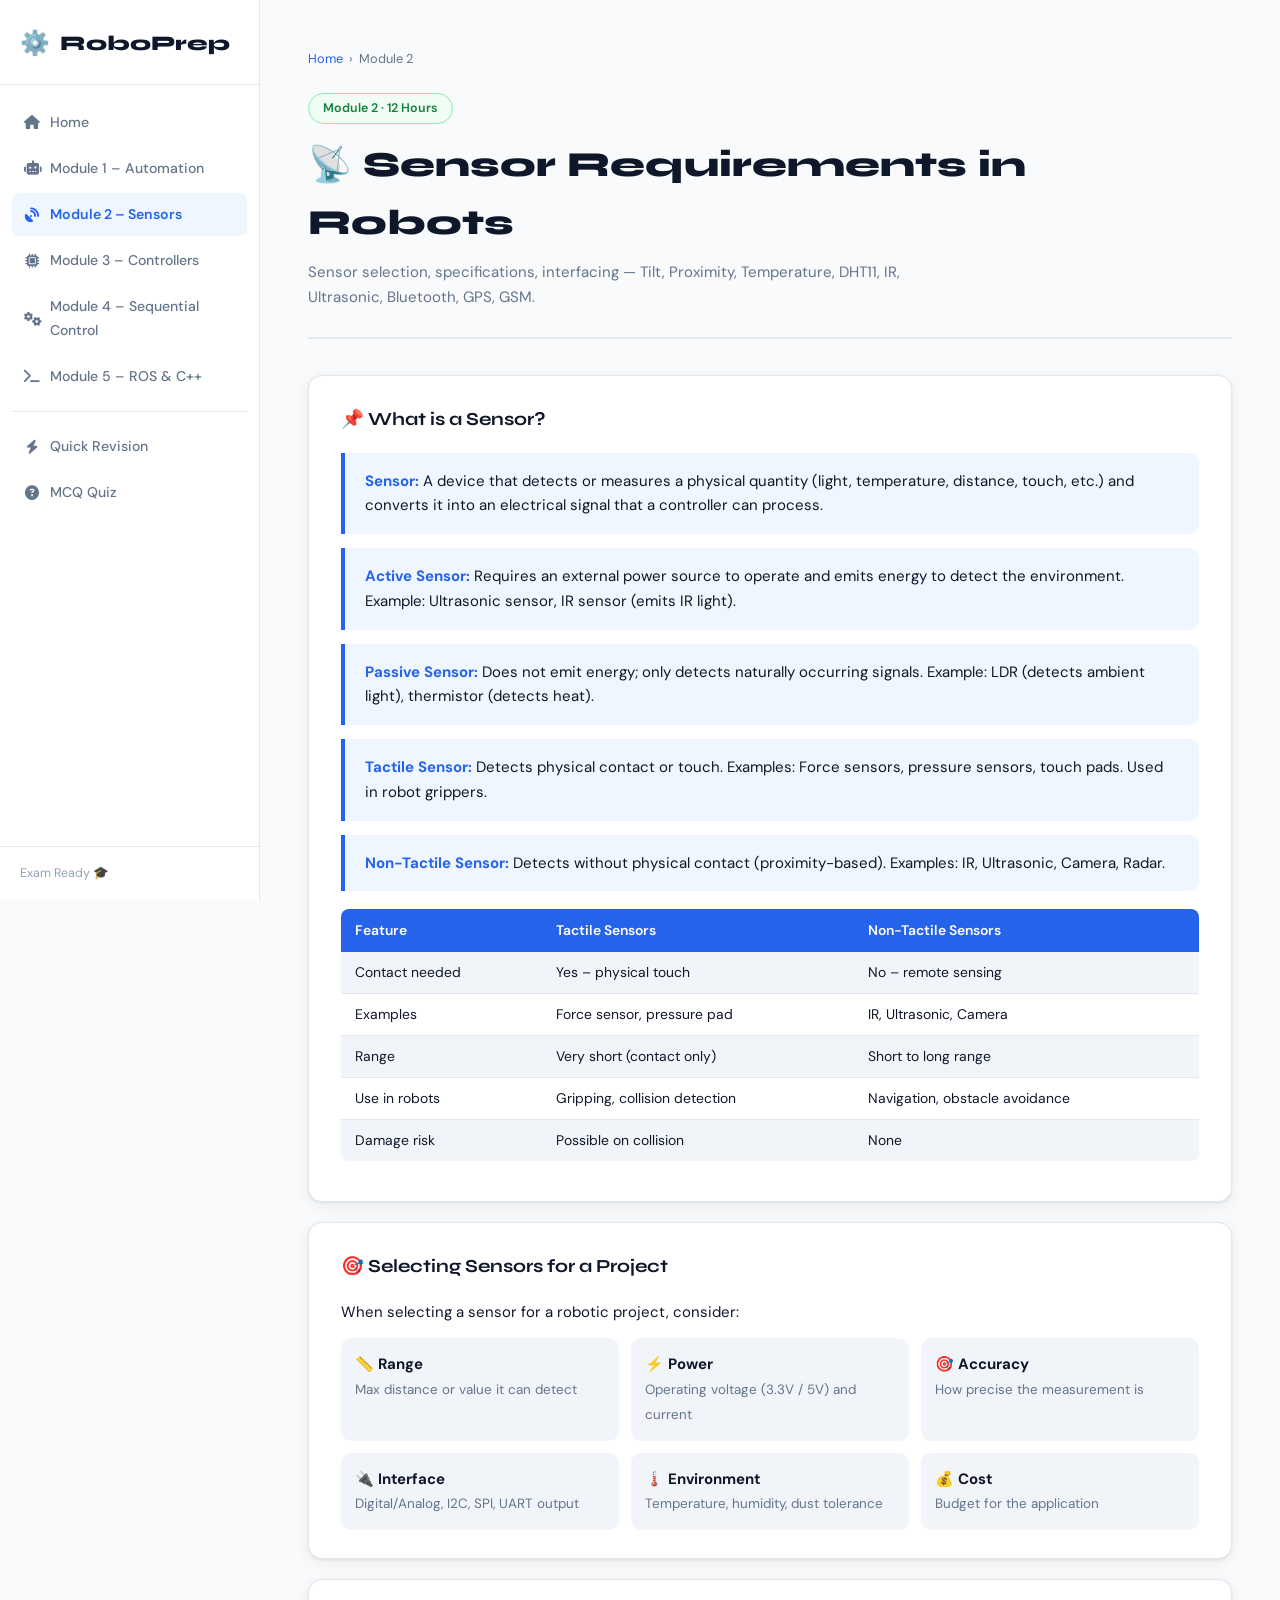
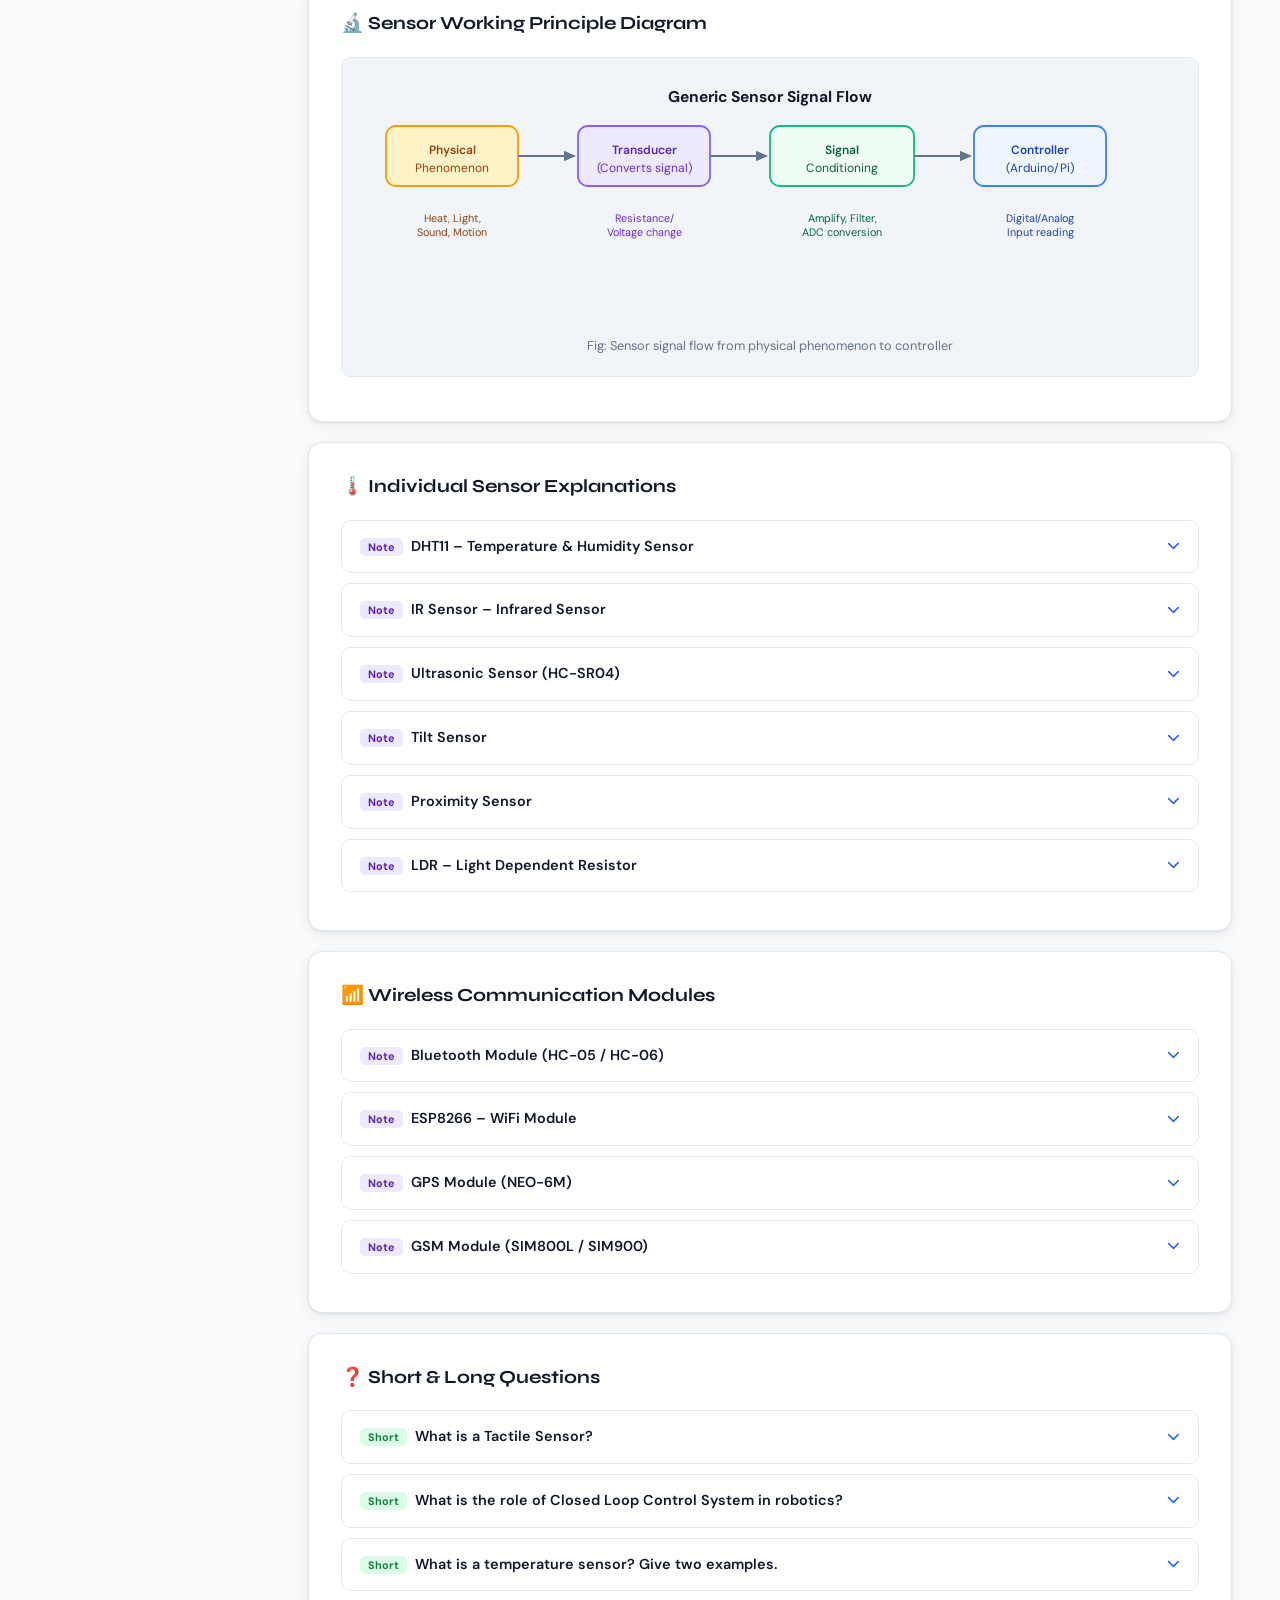
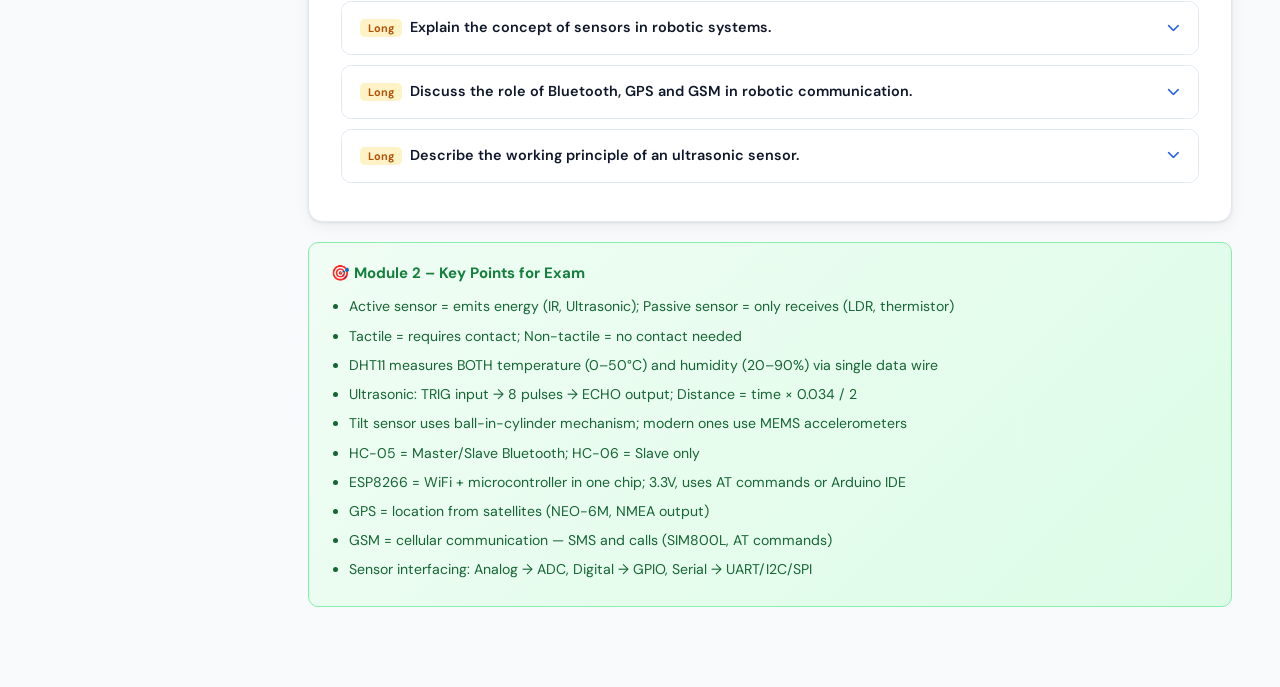
<file: module2.html>
<!DOCTYPE html>
<html lang="en">
<head>
  <meta charset="UTF-8" /><meta name="viewport" content="width=device-width, initial-scale=1.0" />
  <title>Module 2 – Sensors | RoboPrep</title>
  <link rel="stylesheet" href="styles.css" />
  <link href="https://fonts.googleapis.com/css2?family=Syne:wght@400;600;700;800&family=DM+Sans:ital,opsz,wght@0,9..40,300;0,9..40,400;0,9..40,500;0,9..40,600;1,9..40,400&display=swap" rel="stylesheet" />
  <link rel="stylesheet" href="https://cdnjs.cloudflare.com/ajax/libs/font-awesome/6.5.0/css/all.min.css" />
</head>
<body>
<aside class="sidebar" id="sidebar">
  <div class="sidebar-logo"><span class="logo-icon">⚙️</span><span class="logo-text">RoboPrep</span></div>
  <nav class="sidebar-nav">
    <a href="index.html" class="nav-item"><i class="fas fa-home"></i> Home</a>
    <a href="module1.html" class="nav-item"><i class="fas fa-robot"></i> Module 1 – Automation</a>
    <a href="module2.html" class="nav-item active"><i class="fas fa-satellite-dish"></i> Module 2 – Sensors</a>
    <a href="module3.html" class="nav-item"><i class="fas fa-microchip"></i> Module 3 – Controllers</a>
    <a href="module4.html" class="nav-item"><i class="fas fa-cogs"></i> Module 4 – Sequential Control</a>
    <a href="module5.html" class="nav-item"><i class="fas fa-terminal"></i> Module 5 – ROS & C++</a>
    <div class="nav-divider"></div>
    <a href="quickrevision.html" class="nav-item"><i class="fas fa-bolt"></i> Quick Revision</a>
    <a href="quiz.html" class="nav-item"><i class="fas fa-question-circle"></i> MCQ Quiz</a>
  </nav>
  <div class="sidebar-footer">Exam Ready 🎓</div>
</aside>
<header class="mobile-header">
  <button class="hamburger" id="hamburger"><i class="fas fa-bars"></i></button>
  <span class="mobile-logo">⚙️ RoboPrep</span>
</header>

<main class="main-content">
  <div class="breadcrumb"><a href="index.html">Home</a> <span>›</span> Module 2</div>
  <div class="module-page-header">
    <div class="badge" style="background:#f0fdf4;color:#15803d;border:1px solid #86efac">Module 2 · 12 Hours</div>
    <h1>📡 Sensor Requirements in Robots</h1>
    <p>Sensor selection, specifications, interfacing — Tilt, Proximity, Temperature, DHT11, IR, Ultrasonic, Bluetooth, GPS, GSM.</p>
  </div>

  <!-- CORE CONCEPTS -->
  <div class="content-card">
    <h2>📌 What is a Sensor?</h2>
    <div class="def-box">
      <strong>Sensor:</strong> A device that detects or measures a physical quantity (light, temperature, distance, touch, etc.) and converts it into an electrical signal that a controller can process.
    </div>
    <div class="def-box">
      <strong>Active Sensor:</strong> Requires an external power source to operate and emits energy to detect the environment. Example: Ultrasonic sensor, IR sensor (emits IR light).
    </div>
    <div class="def-box">
      <strong>Passive Sensor:</strong> Does not emit energy; only detects naturally occurring signals. Example: LDR (detects ambient light), thermistor (detects heat).
    </div>
    <div class="def-box">
      <strong>Tactile Sensor:</strong> Detects physical contact or touch. Examples: Force sensors, pressure sensors, touch pads. Used in robot grippers.
    </div>
    <div class="def-box">
      <strong>Non-Tactile Sensor:</strong> Detects without physical contact (proximity-based). Examples: IR, Ultrasonic, Camera, Radar.
    </div>

    <table class="diff-table" style="margin-top:18px">
      <tr><th>Feature</th><th>Tactile Sensors</th><th>Non-Tactile Sensors</th></tr>
      <tr><td>Contact needed</td><td>Yes – physical touch</td><td>No – remote sensing</td></tr>
      <tr><td>Examples</td><td>Force sensor, pressure pad</td><td>IR, Ultrasonic, Camera</td></tr>
      <tr><td>Range</td><td>Very short (contact only)</td><td>Short to long range</td></tr>
      <tr><td>Use in robots</td><td>Gripping, collision detection</td><td>Navigation, obstacle avoidance</td></tr>
      <tr><td>Damage risk</td><td>Possible on collision</td><td>None</td></tr>
    </table>
  </div>

  <!-- SENSOR SELECTION -->
  <div class="content-card">
    <h2>🎯 Selecting Sensors for a Project</h2>
    <p style="margin-bottom:14px">When selecting a sensor for a robotic project, consider:</p>
    <div style="display:grid;grid-template-columns:repeat(auto-fill,minmax(210px,1fr));gap:12px">
      <div style="background:var(--bg2);border-radius:10px;padding:14px"><strong>📏 Range</strong><br/><span style="font-size:.84rem;color:var(--text-muted)">Max distance or value it can detect</span></div>
      <div style="background:var(--bg2);border-radius:10px;padding:14px"><strong>⚡ Power</strong><br/><span style="font-size:.84rem;color:var(--text-muted)">Operating voltage (3.3V / 5V) and current</span></div>
      <div style="background:var(--bg2);border-radius:10px;padding:14px"><strong>🎯 Accuracy</strong><br/><span style="font-size:.84rem;color:var(--text-muted)">How precise the measurement is</span></div>
      <div style="background:var(--bg2);border-radius:10px;padding:14px"><strong>🔌 Interface</strong><br/><span style="font-size:.84rem;color:var(--text-muted)">Digital/Analog, I2C, SPI, UART output</span></div>
      <div style="background:var(--bg2);border-radius:10px;padding:14px"><strong>🌡️ Environment</strong><br/><span style="font-size:.84rem;color:var(--text-muted)">Temperature, humidity, dust tolerance</span></div>
      <div style="background:var(--bg2);border-radius:10px;padding:14px"><strong>💰 Cost</strong><br/><span style="font-size:.84rem;color:var(--text-muted)">Budget for the application</span></div>
    </div>
  </div>

  <!-- SENSOR DIAGRAM -->
  <div class="content-card">
    <h2>🔬 Sensor Working Principle Diagram</h2>
    <div class="diagram-box">
      <svg viewBox="0 0 680 200" xmlns="http://www.w3.org/2000/svg" style="font-family:'DM Sans',sans-serif">
        <text x="340" y="20" text-anchor="middle" font-size="13" font-weight="700" fill="#0f172a">Generic Sensor Signal Flow</text>
        <!-- Physical World -->
        <rect x="20" y="40" width="110" height="50" rx="8" fill="#fef3c7" stroke="#f59e0b" stroke-width="1.5"/>
        <text x="75" y="63" text-anchor="middle" font-size="10" font-weight="600" fill="#92400e">Physical</text>
        <text x="75" y="78" text-anchor="middle" font-size="10" fill="#92400e">Phenomenon</text>
        <!-- Transducer -->
        <rect x="180" y="40" width="110" height="50" rx="8" fill="#ede9fe" stroke="#8b5cf6" stroke-width="1.5"/>
        <text x="235" y="63" text-anchor="middle" font-size="10" font-weight="600" fill="#5b21b6">Transducer</text>
        <text x="235" y="78" text-anchor="middle" font-size="10" fill="#6d28d9">(Converts signal)</text>
        <!-- Signal Conditioning -->
        <rect x="340" y="40" width="120" height="50" rx="8" fill="#f0fdf4" stroke="#10b981" stroke-width="1.5"/>
        <text x="400" y="63" text-anchor="middle" font-size="10" font-weight="600" fill="#065f46">Signal</text>
        <text x="400" y="78" text-anchor="middle" font-size="10" fill="#065f46">Conditioning</text>
        <!-- Controller -->
        <rect x="510" y="40" width="110" height="50" rx="8" fill="#eff6ff" stroke="#3b82f6" stroke-width="1.5"/>
        <text x="565" y="63" text-anchor="middle" font-size="10" font-weight="600" fill="#1e40af">Controller</text>
        <text x="565" y="78" text-anchor="middle" font-size="10" fill="#1e40af">(Arduino/Pi)</text>
        <!-- Arrows -->
        <line x1="130" y1="65" x2="177" y2="65" stroke="#64748b" stroke-width="1.5" marker-end="url(#arr1)"/>
        <line x1="290" y1="65" x2="337" y2="65" stroke="#64748b" stroke-width="1.5" marker-end="url(#arr1)"/>
        <line x1="460" y1="65" x2="507" y2="65" stroke="#64748b" stroke-width="1.5" marker-end="url(#arr1)"/>
        <!-- Labels below -->
        <text x="75" y="120" text-anchor="middle" font-size="9" fill="#92400e">Heat, Light,</text>
        <text x="75" y="132" text-anchor="middle" font-size="9" fill="#92400e">Sound, Motion</text>
        <text x="235" y="120" text-anchor="middle" font-size="9" fill="#6d28d9">Resistance/</text>
        <text x="235" y="132" text-anchor="middle" font-size="9" fill="#6d28d9">Voltage change</text>
        <text x="400" y="120" text-anchor="middle" font-size="9" fill="#065f46">Amplify, Filter,</text>
        <text x="400" y="132" text-anchor="middle" font-size="9" fill="#065f46">ADC conversion</text>
        <text x="565" y="120" text-anchor="middle" font-size="9" fill="#1e40af">Digital/Analog</text>
        <text x="565" y="132" text-anchor="middle" font-size="9" fill="#1e40af">Input reading</text>
        <defs>
          <marker id="arr1" markerWidth="7" markerHeight="7" refX="6" refY="3" orient="auto">
            <path d="M0,0 L7,3 L0,6 Z" fill="#64748b"/>
          </marker>
        </defs>
      </svg>
      <div class="diagram-caption">Fig: Sensor signal flow from physical phenomenon to controller</div>
    </div>
  </div>

  <!-- INDIVIDUAL SENSORS -->
  <div class="content-card">
    <h2>🌡️ Individual Sensor Explanations</h2>

    <!-- DHT11 -->
    <div class="q-block">
      <div class="q-header" onclick="toggleQ(this)">
        <span><span class="q-label note">Note</span>&nbsp; DHT11 – Temperature & Humidity Sensor</span>
        <i class="fas fa-chevron-down q-toggle"></i>
      </div>
      <div class="q-body">
        <p><strong>DHT11</strong> is a basic, low-cost digital sensor that measures both <span class="key-term">temperature</span> and <span class="key-term">humidity</span>.</p>
        <p><strong>Specifications:</strong></p>
        <ul>
          <li>Temperature range: 0°C to 50°C (±2°C accuracy)</li>
          <li>Humidity range: 20% to 90% RH (±5% accuracy)</li>
          <li>Operating voltage: 3.3V – 5V DC</li>
          <li>Output: Digital single-wire protocol</li>
          <li>Sampling rate: 1 reading per second</li>
        </ul>
        <p><strong>Working Principle:</strong></p>
        <ol>
          <li>A <strong>capacitive humidity sensor</strong> measures moisture — humidity changes the capacitance of the sensor material.</li>
          <li>A <strong>thermistor</strong> (NTC type) measures temperature — resistance decreases as temperature increases.</li>
          <li>An internal 8-bit microcontroller converts these readings to digital values.</li>
          <li>Data is sent as a 40-bit signal via a single data line to the Arduino/controller.</li>
        </ol>
        <p><strong>Pinout:</strong> VCC (power), DATA (signal), GND (ground). A 10kΩ pull-up resistor is used on the data line.</p>
        <p><strong>Applications:</strong> Weather stations, HVAC systems, greenhouse automation, home automation.</p>
        <div class="note-highlight"><strong>💡 vs DHT22:</strong> DHT22 has better accuracy (±0.5°C) and wider range but is more expensive. DHT11 is suitable for basic applications.</div>
      </div>
    </div>

    <!-- IR Sensor -->
    <div class="q-block">
      <div class="q-header" onclick="toggleQ(this)">
        <span><span class="q-label note">Note</span>&nbsp; IR Sensor – Infrared Sensor</span>
        <i class="fas fa-chevron-down q-toggle"></i>
      </div>
      <div class="q-body">
        <p>An <strong>IR (Infrared) Sensor</strong> detects objects or measures distance using infrared light. It has an <span class="key-term">IR emitter (LED)</span> and an <span class="key-term">IR receiver (photodiode)</span>.</p>
        <p><strong>Working Principle:</strong></p>
        <ol>
          <li>IR LED emits infrared radiation (invisible to human eye).</li>
          <li>When an object comes in range, it reflects the IR light back.</li>
          <li>The photodiode detects the reflected IR signal.</li>
          <li>Output goes LOW (0) when object detected, HIGH (1) when no object.</li>
        </ol>
        <p><strong>Types:</strong></p>
        <ul>
          <li><strong>Reflective IR:</strong> Emitter and receiver on same side — detects nearby objects</li>
          <li><strong>Through-beam IR:</strong> Emitter and receiver face each other — object detection on crossing</li>
        </ul>
        <p><strong>Specifications:</strong> Range: 2–30cm. Operating voltage: 5V. Output: Digital (High/Low).</p>
        <p><strong>Applications:</strong> Line-following robots, obstacle avoidance, TV remotes, counting objects on conveyors.</p>
      </div>
    </div>

    <!-- Ultrasonic -->
    <div class="q-block">
      <div class="q-header" onclick="toggleQ(this)">
        <span><span class="q-label note">Note</span>&nbsp; Ultrasonic Sensor (HC-SR04)</span>
        <i class="fas fa-chevron-down q-toggle"></i>
      </div>
      <div class="q-body">
        <p>The <strong>HC-SR04 Ultrasonic Sensor</strong> measures distance by emitting ultrasonic sound waves and measuring the time for the echo to return.</p>
        <p><strong>Working Principle:</strong></p>
        <ol>
          <li>A 10µs HIGH pulse is sent to the <strong>TRIG</strong> pin.</li>
          <li>Sensor emits 8 pulses of 40kHz ultrasonic sound.</li>
          <li>Sound waves travel, hit an object, and bounce back.</li>
          <li>The <strong>ECHO</strong> pin goes HIGH for the duration the sound traveled.</li>
          <li>Distance = (Time × Speed of Sound) / 2 = (Time × 343 m/s) / 2</li>
        </ol>
        <p><strong>Specifications:</strong> Range: 2cm–400cm, Accuracy: ±3mm, Operating voltage: 5V, Frequency: 40kHz.</p>
        <p><strong>Pins:</strong> VCC, TRIG (trigger input), ECHO (echo output), GND.</p>
        <p><strong>Applications:</strong> Obstacle avoidance, parking sensors, water level detection, robot navigation.</p>
        <div class="note-highlight"><strong>💡 Formula:</strong> Distance (cm) = (Echo pulse time in µs) / 58</div>
      </div>
    </div>

    <!-- Tilt Sensor -->
    <div class="q-block">
      <div class="q-header" onclick="toggleQ(this)">
        <span><span class="q-label note">Note</span>&nbsp; Tilt Sensor</span>
        <i class="fas fa-chevron-down q-toggle"></i>
      </div>
      <div class="q-body">
        <p>A <strong>Tilt Sensor</strong> (also called inclination sensor) detects the orientation or tilt of a device with respect to gravity.</p>
        <p><strong>Working Principle (Ball-type tilt sensor):</strong></p>
        <ol>
          <li>Inside the sensor is a small metallic ball and two contact pins.</li>
          <li>When the sensor is upright, the ball rests on the contacts → circuit is CLOSED → output HIGH.</li>
          <li>When tilted, the ball rolls away from contacts → circuit OPEN → output LOW.</li>
        </ol>
        <p><strong>Types:</strong></p>
        <ul>
          <li><strong>Mercury tilt switch:</strong> Uses liquid mercury (obsolete, toxic)</li>
          <li><strong>Ball tilt switch:</strong> Metal ball inside cylinder (common, safe)</li>
          <li><strong>MEMS accelerometer:</strong> Modern digital tilt sensing (MPU-6050)</li>
        </ul>
        <p><strong>Specifications:</strong> Operating voltage: 3.3V–5V. Output: Digital (HIGH/LOW). Tilt angle threshold: typically 30°–45°.</p>
        <p><strong>Applications:</strong> Anti-theft alarms, phone screen rotation, drone stabilization, fall detection systems.</p>
      </div>
    </div>

    <!-- Proximity Sensor -->
    <div class="q-block">
      <div class="q-header" onclick="toggleQ(this)">
        <span><span class="q-label note">Note</span>&nbsp; Proximity Sensor</span>
        <i class="fas fa-chevron-down q-toggle"></i>
      </div>
      <div class="q-body">
        <p>A <strong>Proximity Sensor</strong> detects the presence of nearby objects without physical contact. It emits an electromagnetic field or beam and detects changes caused by a nearby object.</p>
        <p><strong>Types of Proximity Sensors:</strong></p>
        <ul>
          <li><strong>Inductive:</strong> Detects metal objects using electromagnetic induction. Used in CNC machines.</li>
          <li><strong>Capacitive:</strong> Detects any material (including non-metal) by measuring capacitance change. Used for liquid level detection.</li>
          <li><strong>Ultrasonic Proximity:</strong> Uses sound waves; works on any material. Used in parking systems.</li>
          <li><strong>IR Proximity:</strong> Uses infrared light reflection. Used in smartphones (screen off during calls).</li>
          <li><strong>Magnetic (Reed Switch):</strong> Detects magnets/magnetic fields.</li>
        </ul>
        <p><strong>Applications:</strong> Conveyor belt object detection, robot arm safety stop, automatic doors, touchless switches.</p>
      </div>
    </div>

    <!-- LDR -->
    <div class="q-block">
      <div class="q-header" onclick="toggleQ(this)">
        <span><span class="q-label note">Note</span>&nbsp; LDR – Light Dependent Resistor</span>
        <i class="fas fa-chevron-down q-toggle"></i>
      </div>
      <div class="q-body">
        <p>An <strong>LDR (Light Dependent Resistor)</strong> is a passive sensor whose resistance changes depending on the amount of light falling on it.</p>
        <p><strong>Working Principle:</strong></p>
        <ul>
          <li>In <strong>darkness</strong>: high resistance (1MΩ or more)</li>
          <li>In <strong>bright light</strong>: low resistance (~100Ω)</li>
          <li>Made of semiconductor material (cadmium sulfide) — photons free electrons, reducing resistance.</li>
        </ul>
        <p><strong>Connection:</strong> Used as part of a voltage divider circuit. Voltage across LDR changes with light → read by Arduino analog pin.</p>
        <p><strong>Applications:</strong> Automatic street lights, light-following robots, camera exposure control, burglar alarms.</p>
      </div>
    </div>
  </div>

  <!-- WIRELESS MODULES -->
  <div class="content-card">
    <h2>📶 Wireless Communication Modules</h2>

    <div class="q-block">
      <div class="q-header" onclick="toggleQ(this)">
        <span><span class="q-label note">Note</span>&nbsp; Bluetooth Module (HC-05 / HC-06)</span>
        <i class="fas fa-chevron-down q-toggle"></i>
      </div>
      <div class="q-body">
        <p>The <strong>HC-05/HC-06</strong> is a Bluetooth serial communication module used for wireless data transfer between a robot and a smartphone or PC.</p>
        <ul>
          <li><strong>Range:</strong> ~10 meters</li>
          <li><strong>Frequency:</strong> 2.4GHz ISM band</li>
          <li><strong>Communication:</strong> UART serial (TX/RX pins)</li>
          <li><strong>HC-05:</strong> Can work as Master or Slave</li>
          <li><strong>HC-06:</strong> Only Slave mode</li>
          <li><strong>Baud rate:</strong> Default 9600 bps</li>
        </ul>
        <p><strong>Applications:</strong> Bluetooth-controlled robots, wireless sensor data logging, phone-to-Arduino communication.</p>
      </div>
    </div>

    <div class="q-block">
      <div class="q-header" onclick="toggleQ(this)">
        <span><span class="q-label note">Note</span>&nbsp; ESP8266 – WiFi Module</span>
        <i class="fas fa-chevron-down q-toggle"></i>
      </div>
      <div class="q-body">
        <p>The <strong>ESP8266</strong> is a low-cost WiFi microcontroller module that allows devices to connect to the internet (IoT applications).</p>
        <ul>
          <li><strong>Processor:</strong> 80MHz Tensilica L106 32-bit RISC</li>
          <li><strong>WiFi:</strong> IEEE 802.11 b/g/n (2.4GHz)</li>
          <li><strong>Operating Voltage:</strong> 3.3V</li>
          <li><strong>GPIO Pins:</strong> Multiple digital I/O pins</li>
          <li><strong>Flash Memory:</strong> 512KB to 4MB</li>
          <li><strong>Programmable using Arduino IDE</strong></li>
        </ul>
        <p><strong>Modes:</strong> Station (connects to WiFi), Access Point (creates WiFi hotspot), or Both.</p>
        <p><strong>Applications:</strong> IoT robots, cloud-connected sensors, web-controlled robots, smart home devices.</p>
        <div class="note-highlight"><strong>💡 Note:</strong> ESP8266 can act as a standalone controller — no need for a separate Arduino in many projects.</div>
      </div>
    </div>

    <div class="q-block">
      <div class="q-header" onclick="toggleQ(this)">
        <span><span class="q-label note">Note</span>&nbsp; GPS Module (NEO-6M)</span>
        <i class="fas fa-chevron-down q-toggle"></i>
      </div>
      <div class="q-body">
        <p>A <strong>GPS (Global Positioning System) Module</strong> receives signals from satellites to determine the precise location (latitude, longitude, altitude) of a robot.</p>
        <ul>
          <li><strong>Module:</strong> NEO-6M (common Arduino-compatible GPS)</li>
          <li><strong>Accuracy:</strong> ~2.5 meters</li>
          <li><strong>Interface:</strong> UART (TX/RX)</li>
          <li><strong>Output:</strong> NMEA sentences (text strings containing location data)</li>
          <li><strong>Channels:</strong> 50 satellite channels</li>
          <li><strong>Update rate:</strong> 1Hz (1 reading/second)</li>
        </ul>
        <p><strong>Applications:</strong> Autonomous outdoor robots, drone navigation, vehicle tracking, search-and-rescue robots.</p>
      </div>
    </div>

    <div class="q-block">
      <div class="q-header" onclick="toggleQ(this)">
        <span><span class="q-label note">Note</span>&nbsp; GSM Module (SIM800L / SIM900)</span>
        <i class="fas fa-chevron-down q-toggle"></i>
      </div>
      <div class="q-body">
        <p>A <strong>GSM (Global System for Mobile communication) Module</strong> allows a robot to send/receive SMS messages and make phone calls using a SIM card and mobile network.</p>
        <ul>
          <li><strong>Module:</strong> SIM800L or SIM900</li>
          <li><strong>Bands:</strong> 850/900/1800/1900 MHz (quad-band)</li>
          <li><strong>Interface:</strong> UART (AT commands)</li>
          <li><strong>Features:</strong> SMS, voice call, GPRS data</li>
          <li><strong>Operating voltage:</strong> 3.4V–4.4V</li>
        </ul>
        <p><strong>AT Commands used:</strong> AT (test), AT+CMGF=1 (SMS text mode), AT+CMGS (send SMS).</p>
        <p><strong>Applications:</strong> Remote robot alerts via SMS, IoT alarm systems, security robots, remote monitoring.</p>
        <div class="note-highlight"><strong>💡 Difference:</strong> GPS = finds location using satellites. GSM = communicates using cellular network. They are often combined in tracking systems.</div>
      </div>
    </div>
  </div>

  <!-- SHORT QUESTIONS -->
  <div class="content-card">
    <h2>❓ Short & Long Questions</h2>

    <div class="q-block">
      <div class="q-header" onclick="toggleQ(this)">
        <span><span class="q-label short">Short</span>&nbsp; What is a Tactile Sensor?</span>
        <i class="fas fa-chevron-down q-toggle"></i>
      </div>
      <div class="q-body">
        <p>A <strong>Tactile Sensor</strong> is a sensor that detects physical contact, pressure, or force. It works like the human sense of touch. It is used in robot grippers to detect when an object is held and how firmly. Examples: Force-sensitive resistor (FSR), piezoelectric sensor, capacitive touch pad. Applications: Robot grippers, prosthetic hands, touchscreens, surgical robots.</p>
      </div>
    </div>

    <div class="q-block">
      <div class="q-header" onclick="toggleQ(this)">
        <span><span class="q-label short">Short</span>&nbsp; What is the role of Closed Loop Control System in robotics?</span>
        <i class="fas fa-chevron-down q-toggle"></i>
      </div>
      <div class="q-body">
        <p>In robotics, a closed loop control system uses sensor feedback to continuously correct the robot's actions. The sensor (e.g., encoder, camera) measures the actual output and compares it with the desired value. The error is used to adjust the actuator. This ensures precise positioning, consistent speed, and accurate force control — essential for tasks like welding, surgery, and assembly.</p>
      </div>
    </div>

    <div class="q-block">
      <div class="q-header" onclick="toggleQ(this)">
        <span><span class="q-label short">Short</span>&nbsp; What is a temperature sensor? Give two examples.</span>
        <i class="fas fa-chevron-down q-toggle"></i>
      </div>
      <div class="q-body">
        <p>A <strong>temperature sensor</strong> measures the degree of heat or coldness of an environment and converts it to an electrical signal. Examples: <strong>(1) DHT11</strong> – measures temperature and humidity digitally. <strong>(2) LM35</strong> – analog sensor; outputs 10mV per °C. Other examples: DS18B20 (digital, waterproof), NTC Thermistor (analog resistance change), thermocouple (high-temperature range).</p>
      </div>
    </div>

    <div class="q-block">
      <div class="q-header" onclick="toggleQ(this)">
        <span><span class="q-label long">Long</span>&nbsp; Explain the concept of sensors in robotic systems.</span>
        <i class="fas fa-chevron-down q-toggle"></i>
      </div>
      <div class="q-body">
        <p>Sensors are the "eyes and ears" of a robot — they allow it to perceive and interact with the environment.</p>
        <p><strong>Classification of Sensors in Robotics:</strong></p>
        <ul>
          <li><strong>Proprioceptive Sensors:</strong> Measure internal state of robot — encoders (position), gyroscopes (orientation), current sensors.</li>
          <li><strong>Exteroceptive Sensors:</strong> Measure external environment — cameras, ultrasonic, IR, GPS.</li>
          <li><strong>Active Sensors:</strong> Emit energy and detect its return (Ultrasonic, IR, Radar).</li>
          <li><strong>Passive Sensors:</strong> Only receive signals (Camera, microphone, thermistor).</li>
        </ul>
        <p><strong>Role of Sensors:</strong></p>
        <ol>
          <li><strong>Perception:</strong> Detect obstacles, measure distance, identify objects.</li>
          <li><strong>Feedback:</strong> Provide data for closed-loop control.</li>
          <li><strong>Safety:</strong> Stop robot when unexpected contact occurs.</li>
          <li><strong>Navigation:</strong> GPS + IMU for autonomous movement.</li>
          <li><strong>Manipulation:</strong> Force/tactile sensors for precise gripping.</li>
        </ol>
        <p><strong>Sensor interfacing to controllers:</strong> Sensors connect via Analog pins (ADC conversion), Digital pins (HIGH/LOW), or communication protocols (I2C, SPI, UART) to Arduino, Raspberry Pi, or 8051.</p>
        <div class="note-highlight"><strong>💡 Key Point:</strong> Without sensors, a robot is blind — it cannot adapt to changes in the environment and becomes just a fixed automation machine.</div>
      </div>
    </div>

    <div class="q-block">
      <div class="q-header" onclick="toggleQ(this)">
        <span><span class="q-label long">Long</span>&nbsp; Discuss the role of Bluetooth, GPS and GSM in robotic communication.</span>
        <i class="fas fa-chevron-down q-toggle"></i>
      </div>
      <div class="q-body">
        <table class="diff-table">
          <tr><th>Feature</th><th>Bluetooth</th><th>GPS</th><th>GSM</th></tr>
          <tr><td>Purpose</td><td>Short-range wireless comm.</td><td>Location tracking</td><td>Long-range comm via cellular</td></tr>
          <tr><td>Range</td><td>~10 meters</td><td>Global (satellite)</td><td>Entire cellular network</td></tr>
          <tr><td>Data type</td><td>Serial data, commands</td><td>Coordinates (lat/lon)</td><td>SMS, calls, GPRS data</td></tr>
          <tr><td>Common module</td><td>HC-05, HC-06</td><td>NEO-6M</td><td>SIM800L, SIM900</td></tr>
          <tr><td>Interface</td><td>UART</td><td>UART (NMEA)</td><td>UART (AT commands)</td></tr>
          <tr><td>Use in robots</td><td>Phone-controlled robots</td><td>Autonomous outdoor nav.</td><td>Remote alerts, SMS control</td></tr>
        </table>
        <p style="margin-top:12px"><strong>Practical Application:</strong> A security robot might use GPS to track location, GSM to send SMS alerts when intruder detected, and Bluetooth for nearby manual override control.</p>
      </div>
    </div>

    <div class="q-block">
      <div class="q-header" onclick="toggleQ(this)">
        <span><span class="q-label long">Long</span>&nbsp; Describe the working principle of an ultrasonic sensor.</span>
        <i class="fas fa-chevron-down q-toggle"></i>
      </div>
      <div class="q-body">
        <p>The <strong>HC-SR04 Ultrasonic Sensor</strong> works on the principle of <span class="key-term">SONAR</span> (Sound Navigation And Ranging).</p>
        <p><strong>Step-by-step Working:</strong></p>
        <ol>
          <li>The microcontroller sends a 10µs HIGH pulse to the TRIG pin.</li>
          <li>This triggers the sensor to emit 8 ultrasonic pulses at 40kHz frequency.</li>
          <li>The ultrasonic waves travel through air at 343 m/s.</li>
          <li>When the waves hit an obstacle, they reflect back as echo.</li>
          <li>The ECHO pin goes HIGH for the duration = time taken for sound to travel to object and return.</li>
          <li>Distance = (Time × 343) / 2 meters</li>
        </ol>
        <p><strong>Arduino Code Formula:</strong></p>
        <pre style="background:var(--bg2);padding:10px;border-radius:8px;font-size:.82rem">duration = pulseIn(ECHO, HIGH);
distance = duration * 0.034 / 2; // in cm</pre>
        <p><strong>Limitations:</strong> Cannot detect soft/sound-absorbing objects well. Works poorly at very small angles. Affected by temperature changes (speed of sound changes).</p>
      </div>
    </div>
  </div>

  <div class="key-points">
    <h4>🎯 Module 2 – Key Points for Exam</h4>
    <ul>
      <li>Active sensor = emits energy (IR, Ultrasonic); Passive sensor = only receives (LDR, thermistor)</li>
      <li>Tactile = requires contact; Non-tactile = no contact needed</li>
      <li>DHT11 measures BOTH temperature (0–50°C) and humidity (20–90%) via single data wire</li>
      <li>Ultrasonic: TRIG input → 8 pulses → ECHO output; Distance = time × 0.034 / 2</li>
      <li>Tilt sensor uses ball-in-cylinder mechanism; modern ones use MEMS accelerometers</li>
      <li>HC-05 = Master/Slave Bluetooth; HC-06 = Slave only</li>
      <li>ESP8266 = WiFi + microcontroller in one chip; 3.3V, uses AT commands or Arduino IDE</li>
      <li>GPS = location from satellites (NEO-6M, NMEA output)</li>
      <li>GSM = cellular communication — SMS and calls (SIM800L, AT commands)</li>
      <li>Sensor interfacing: Analog → ADC, Digital → GPIO, Serial → UART/I2C/SPI</li>
    </ul>
  </div>
</main>

<button class="scroll-top" id="scrollTop" onclick="window.scrollTo({top:0,behavior:'smooth'})"><i class="fas fa-arrow-up"></i></button>
<div class="sidebar-overlay" id="sidebarOverlay"></div>
<script src="script.js"></script>
</body>
</html>
</file>
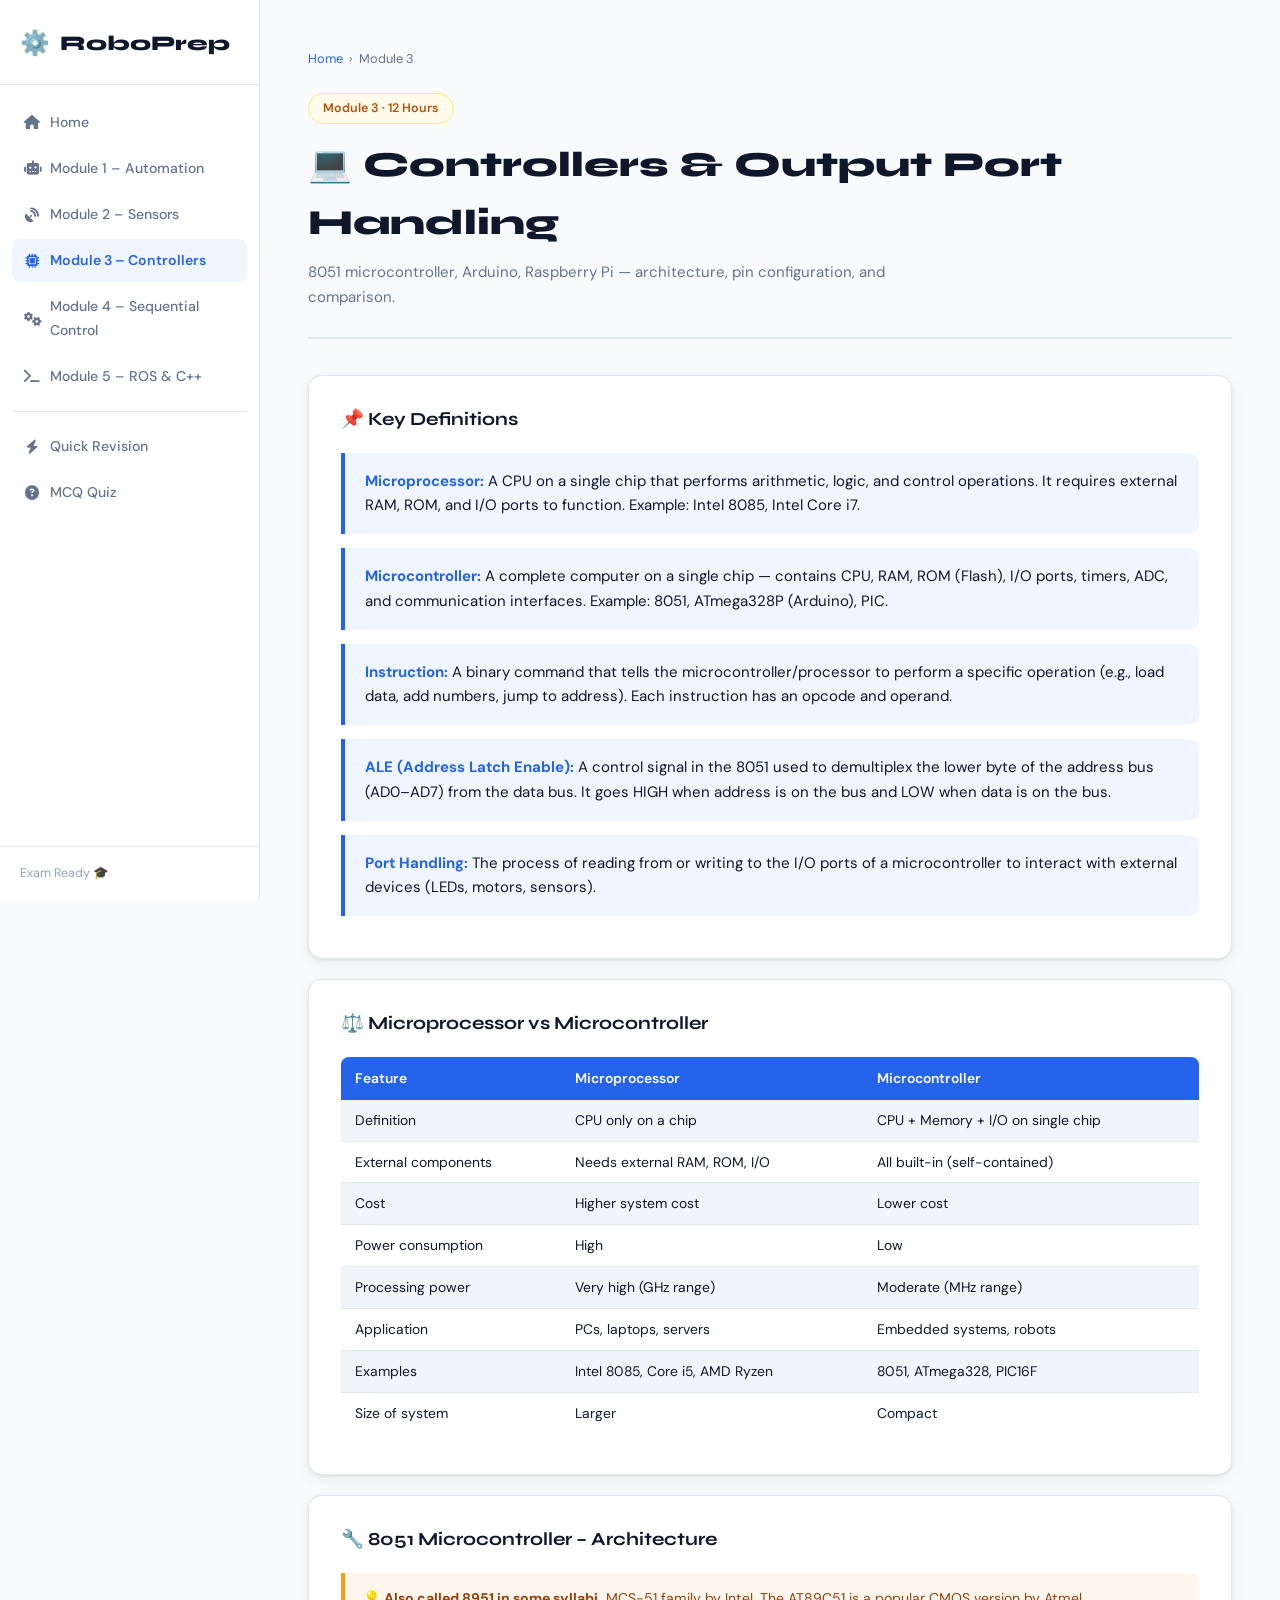
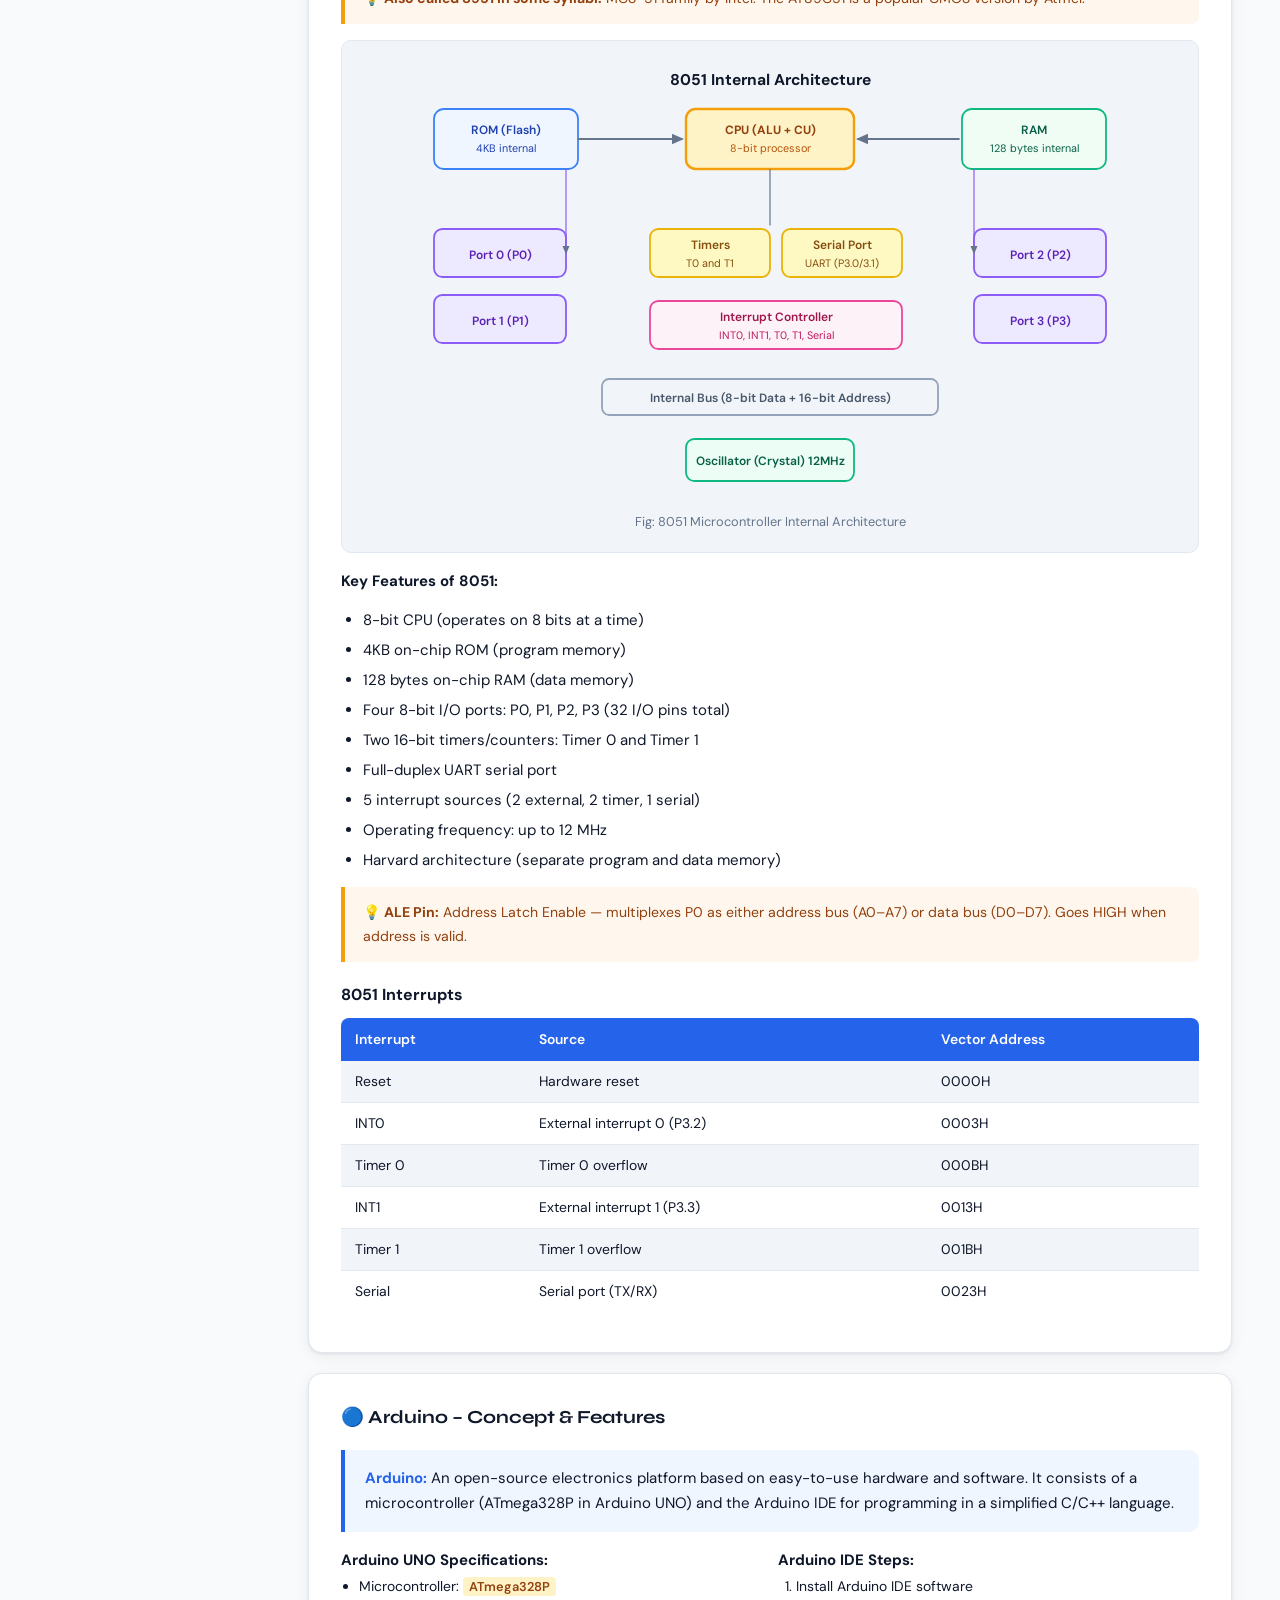
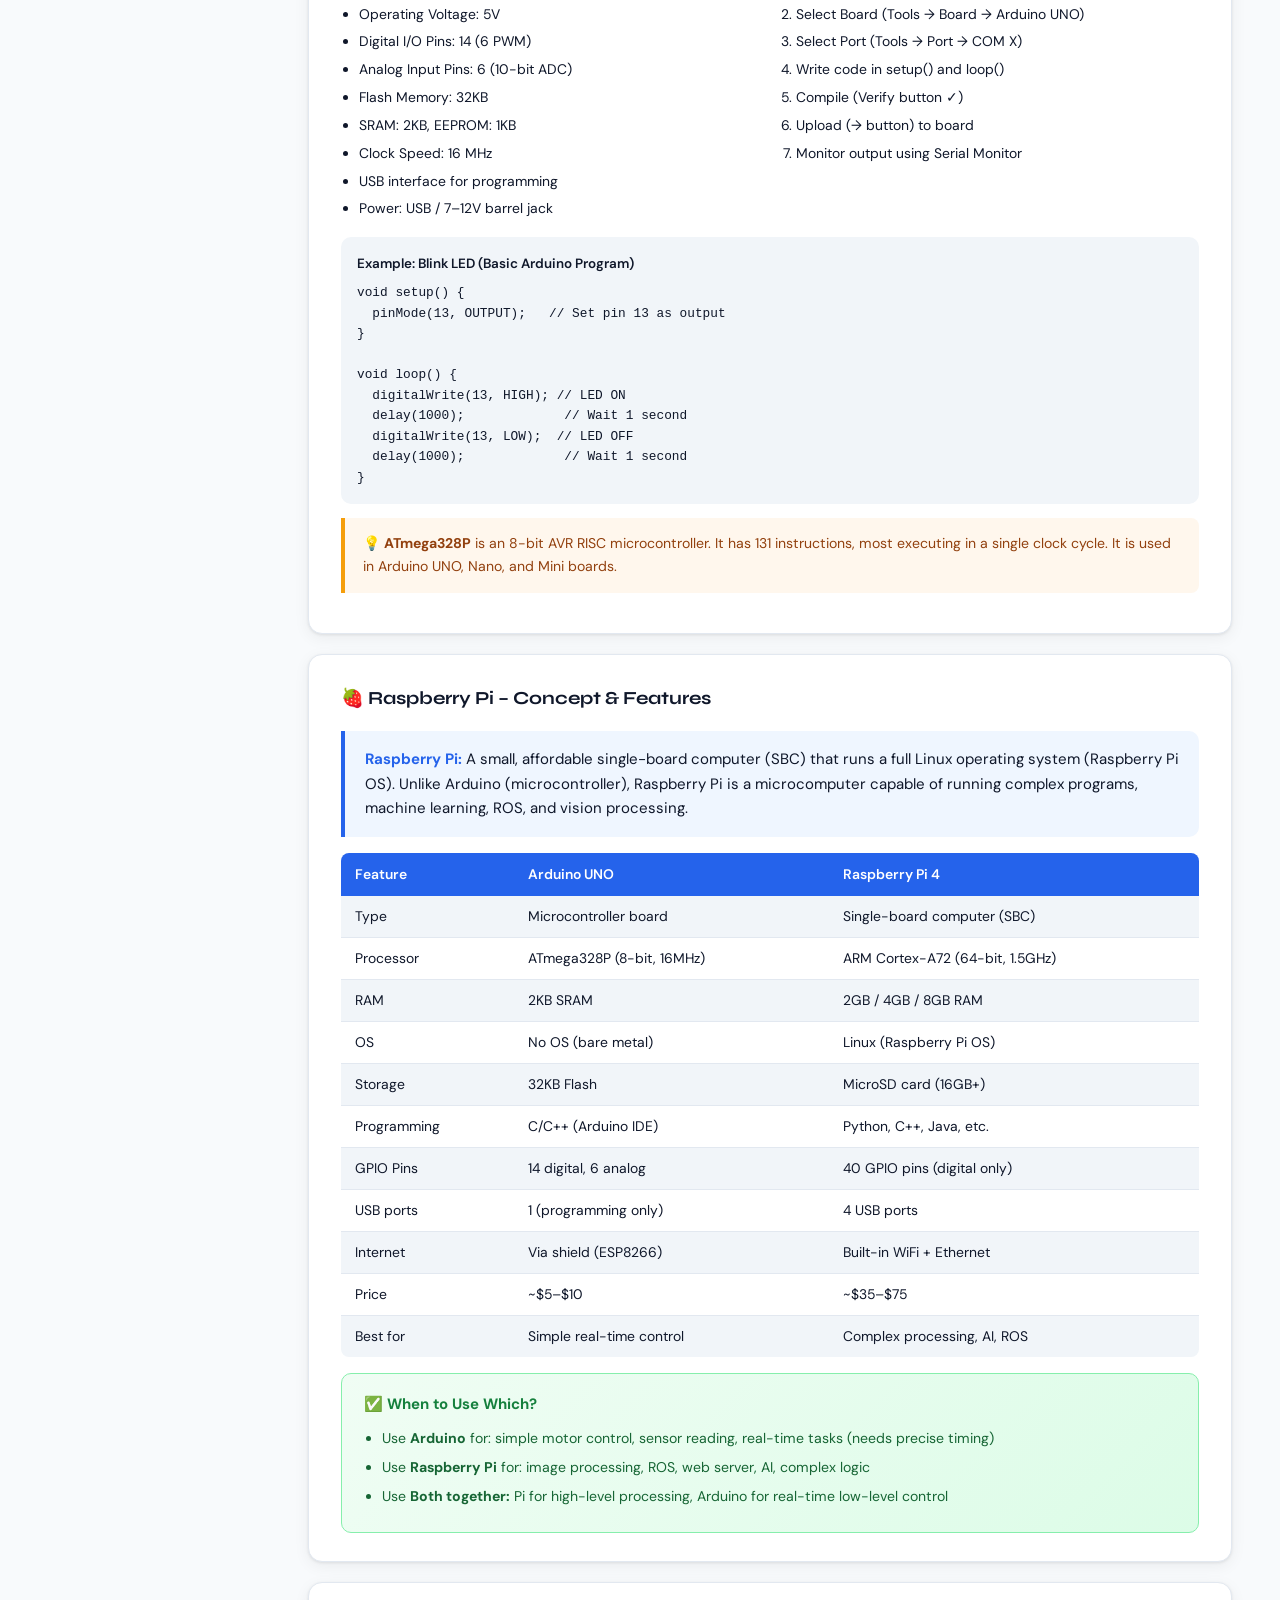
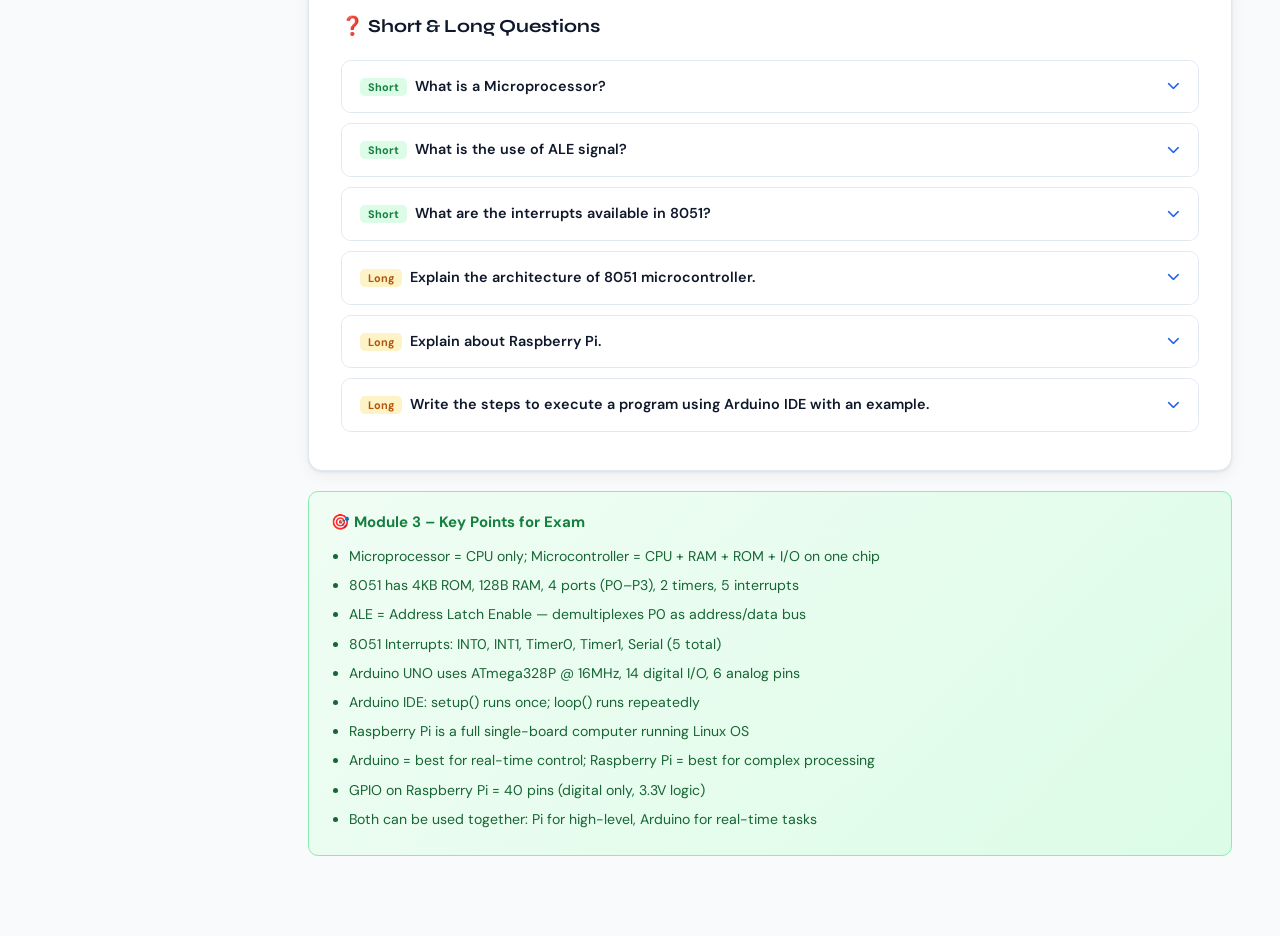
<file: module3.html>
<!DOCTYPE html>
<html lang="en">
<head>
  <meta charset="UTF-8" /><meta name="viewport" content="width=device-width, initial-scale=1.0" />
  <title>Module 3 – Controllers | RoboPrep</title>
  <link rel="stylesheet" href="styles.css" />
  <link href="https://fonts.googleapis.com/css2?family=Syne:wght@400;600;700;800&family=DM+Sans:ital,opsz,wght@0,9..40,300;0,9..40,400;0,9..40,500;0,9..40,600;1,9..40,400&display=swap" rel="stylesheet" />
  <link rel="stylesheet" href="https://cdnjs.cloudflare.com/ajax/libs/font-awesome/6.5.0/css/all.min.css" />
</head>
<body>
<aside class="sidebar" id="sidebar">
  <div class="sidebar-logo"><span class="logo-icon">⚙️</span><span class="logo-text">RoboPrep</span></div>
  <nav class="sidebar-nav">
    <a href="index.html" class="nav-item"><i class="fas fa-home"></i> Home</a>
    <a href="module1.html" class="nav-item"><i class="fas fa-robot"></i> Module 1 – Automation</a>
    <a href="module2.html" class="nav-item"><i class="fas fa-satellite-dish"></i> Module 2 – Sensors</a>
    <a href="module3.html" class="nav-item active"><i class="fas fa-microchip"></i> Module 3 – Controllers</a>
    <a href="module4.html" class="nav-item"><i class="fas fa-cogs"></i> Module 4 – Sequential Control</a>
    <a href="module5.html" class="nav-item"><i class="fas fa-terminal"></i> Module 5 – ROS & C++</a>
    <div class="nav-divider"></div>
    <a href="quickrevision.html" class="nav-item"><i class="fas fa-bolt"></i> Quick Revision</a>
    <a href="quiz.html" class="nav-item"><i class="fas fa-question-circle"></i> MCQ Quiz</a>
  </nav>
  <div class="sidebar-footer">Exam Ready 🎓</div>
</aside>
<header class="mobile-header">
  <button class="hamburger" id="hamburger"><i class="fas fa-bars"></i></button>
  <span class="mobile-logo">⚙️ RoboPrep</span>
</header>

<main class="main-content">
  <div class="breadcrumb"><a href="index.html">Home</a> <span>›</span> Module 3</div>
  <div class="module-page-header">
    <div class="badge" style="background:#fffbeb;color:#b45309;border:1px solid #fde68a">Module 3 · 12 Hours</div>
    <h1>💻 Controllers & Output Port Handling</h1>
    <p>8051 microcontroller, Arduino, Raspberry Pi — architecture, pin configuration, and comparison.</p>
  </div>

  <!-- DEFINITIONS -->
  <div class="content-card">
    <h2>📌 Key Definitions</h2>
    <div class="def-box">
      <strong>Microprocessor:</strong> A CPU on a single chip that performs arithmetic, logic, and control operations. It requires external RAM, ROM, and I/O ports to function. Example: Intel 8085, Intel Core i7.
    </div>
    <div class="def-box">
      <strong>Microcontroller:</strong> A complete computer on a single chip — contains CPU, RAM, ROM (Flash), I/O ports, timers, ADC, and communication interfaces. Example: 8051, ATmega328P (Arduino), PIC.
    </div>
    <div class="def-box">
      <strong>Instruction:</strong> A binary command that tells the microcontroller/processor to perform a specific operation (e.g., load data, add numbers, jump to address). Each instruction has an opcode and operand.
    </div>
    <div class="def-box">
      <strong>ALE (Address Latch Enable):</strong> A control signal in the 8051 used to demultiplex the lower byte of the address bus (AD0–AD7) from the data bus. It goes HIGH when address is on the bus and LOW when data is on the bus.
    </div>
    <div class="def-box">
      <strong>Port Handling:</strong> The process of reading from or writing to the I/O ports of a microcontroller to interact with external devices (LEDs, motors, sensors).
    </div>
  </div>

  <!-- MICROPROCESSOR vs MICROCONTROLLER TABLE -->
  <div class="content-card">
    <h2>⚖️ Microprocessor vs Microcontroller</h2>
    <table class="diff-table">
      <tr><th>Feature</th><th>Microprocessor</th><th>Microcontroller</th></tr>
      <tr><td>Definition</td><td>CPU only on a chip</td><td>CPU + Memory + I/O on single chip</td></tr>
      <tr><td>External components</td><td>Needs external RAM, ROM, I/O</td><td>All built-in (self-contained)</td></tr>
      <tr><td>Cost</td><td>Higher system cost</td><td>Lower cost</td></tr>
      <tr><td>Power consumption</td><td>High</td><td>Low</td></tr>
      <tr><td>Processing power</td><td>Very high (GHz range)</td><td>Moderate (MHz range)</td></tr>
      <tr><td>Application</td><td>PCs, laptops, servers</td><td>Embedded systems, robots</td></tr>
      <tr><td>Examples</td><td>Intel 8085, Core i5, AMD Ryzen</td><td>8051, ATmega328, PIC16F</td></tr>
      <tr><td>Size of system</td><td>Larger</td><td>Compact</td></tr>
    </table>
  </div>

  <!-- 8051 ARCHITECTURE -->
  <div class="content-card">
    <h2>🔧 8051 Microcontroller – Architecture</h2>
    <div class="note-highlight"><strong>💡 Also called 8951 in some syllabi.</strong> MCS-51 family by Intel. The AT89C51 is a popular CMOS version by Atmel.</div>

    <div class="diagram-box" style="margin:16px 0">
      <svg viewBox="0 0 680 360" xmlns="http://www.w3.org/2000/svg" style="font-family:'DM Sans',sans-serif">
        <text x="340" y="20" text-anchor="middle" font-size="13" font-weight="700" fill="#0f172a">8051 Internal Architecture</text>
        <!-- CPU Core -->
        <rect x="270" y="40" width="140" height="50" rx="8" fill="#fef3c7" stroke="#f59e0b" stroke-width="2"/>
        <text x="340" y="61" text-anchor="middle" font-size="10" font-weight="700" fill="#92400e">CPU (ALU + CU)</text>
        <text x="340" y="76" text-anchor="middle" font-size="9" fill="#b45309">8-bit processor</text>
        <!-- ROM -->
        <rect x="60" y="40" width="120" height="50" rx="8" fill="#eff6ff" stroke="#3b82f6" stroke-width="1.5"/>
        <text x="120" y="61" text-anchor="middle" font-size="10" font-weight="600" fill="#1e40af">ROM (Flash)</text>
        <text x="120" y="76" text-anchor="middle" font-size="9" fill="#1e40af">4KB internal</text>
        <!-- RAM -->
        <rect x="500" y="40" width="120" height="50" rx="8" fill="#f0fdf4" stroke="#10b981" stroke-width="1.5"/>
        <text x="560" y="61" text-anchor="middle" font-size="10" font-weight="600" fill="#065f46">RAM</text>
        <text x="560" y="76" text-anchor="middle" font-size="9" fill="#065f46">128 bytes internal</text>
        <!-- Arrows to CPU -->
        <line x1="180" y1="65" x2="267" y2="65" stroke="#64748b" stroke-width="1.5" marker-end="url(#a8)"/>
        <line x1="498" y1="65" x2="413" y2="65" stroke="#64748b" stroke-width="1.5" marker-end="url(#a8)"/>
        <!-- Ports -->
        <rect x="60" y="140" width="110" height="40" rx="7" fill="#ede9fe" stroke="#8b5cf6" stroke-width="1.5"/>
        <text x="115" y="165" text-anchor="middle" font-size="10" font-weight="600" fill="#5b21b6">Port 0 (P0)</text>
        <rect x="60" y="195" width="110" height="40" rx="7" fill="#ede9fe" stroke="#8b5cf6" stroke-width="1.5"/>
        <text x="115" y="220" text-anchor="middle" font-size="10" font-weight="600" fill="#5b21b6">Port 1 (P1)</text>
        <rect x="510" y="140" width="110" height="40" rx="7" fill="#ede9fe" stroke="#8b5cf6" stroke-width="1.5"/>
        <text x="565" y="165" text-anchor="middle" font-size="10" font-weight="600" fill="#5b21b6">Port 2 (P2)</text>
        <rect x="510" y="195" width="110" height="40" rx="7" fill="#ede9fe" stroke="#8b5cf6" stroke-width="1.5"/>
        <text x="565" y="220" text-anchor="middle" font-size="10" font-weight="600" fill="#5b21b6">Port 3 (P3)</text>
        <!-- Timers -->
        <rect x="240" y="140" width="100" height="40" rx="7" fill="#fef9c3" stroke="#eab308" stroke-width="1.5"/>
        <text x="290" y="157" text-anchor="middle" font-size="10" font-weight="600" fill="#854d0e">Timers</text>
        <text x="290" y="172" text-anchor="middle" font-size="9" fill="#854d0e">T0 and T1</text>
        <!-- UART -->
        <rect x="350" y="140" width="100" height="40" rx="7" fill="#fef9c3" stroke="#eab308" stroke-width="1.5"/>
        <text x="400" y="157" text-anchor="middle" font-size="10" font-weight="600" fill="#854d0e">Serial Port</text>
        <text x="400" y="172" text-anchor="middle" font-size="9" fill="#854d0e">UART (P3.0/3.1)</text>
        <!-- Interrupts -->
        <rect x="240" y="200" width="210" height="40" rx="7" fill="#fdf2f8" stroke="#ec4899" stroke-width="1.5"/>
        <text x="345" y="217" text-anchor="middle" font-size="10" font-weight="600" fill="#9d174d">Interrupt Controller</text>
        <text x="345" y="232" text-anchor="middle" font-size="9" fill="#be185d">INT0, INT1, T0, T1, Serial</text>
        <!-- Bus -->
        <rect x="200" y="265" width="280" height="30" rx="6" fill="#f1f5f9" stroke="#94a3b8" stroke-width="1.5"/>
        <text x="340" y="284" text-anchor="middle" font-size="10" font-weight="600" fill="#475569">Internal Bus (8-bit Data + 16-bit Address)</text>
        <!-- Oscillator -->
        <rect x="270" y="315" width="140" height="35" rx="7" fill="#ecfdf5" stroke="#10b981" stroke-width="1.5"/>
        <text x="340" y="337" text-anchor="middle" font-size="10" font-weight="600" fill="#065f46">Oscillator (Crystal) 12MHz</text>
        <!-- Lines -->
        <line x1="340" y1="90" x2="340" y2="137" stroke="#64748b" stroke-width="1"/>
        <line x1="170" y1="90" x2="170" y2="155" stroke="#8b5cf6" stroke-width="1"/>
        <line x1="170" y1="155" x2="170" y2="160" stroke="#8b5cf6" stroke-width="1" marker-end="url(#a8)"/>
        <line x1="510" y1="90" x2="510" y2="160" stroke="#8b5cf6" stroke-width="1" marker-end="url(#a8)"/>
        <defs>
          <marker id="a8" markerWidth="7" markerHeight="7" refX="6" refY="3" orient="auto">
            <path d="M0,0 L7,3 L0,6 Z" fill="#64748b"/>
          </marker>
        </defs>
      </svg>
      <div class="diagram-caption">Fig: 8051 Microcontroller Internal Architecture</div>
    </div>

    <p><strong>Key Features of 8051:</strong></p>
    <ul style="padding-left:22px;margin:12px 0;line-height:2">
      <li>8-bit CPU (operates on 8 bits at a time)</li>
      <li>4KB on-chip ROM (program memory)</li>
      <li>128 bytes on-chip RAM (data memory)</li>
      <li>Four 8-bit I/O ports: P0, P1, P2, P3 (32 I/O pins total)</li>
      <li>Two 16-bit timers/counters: Timer 0 and Timer 1</li>
      <li>Full-duplex UART serial port</li>
      <li>5 interrupt sources (2 external, 2 timer, 1 serial)</li>
      <li>Operating frequency: up to 12 MHz</li>
      <li>Harvard architecture (separate program and data memory)</li>
    </ul>

    <div class="note-highlight"><strong>💡 ALE Pin:</strong> Address Latch Enable — multiplexes P0 as either address bus (A0–A7) or data bus (D0–D7). Goes HIGH when address is valid.</div>

    <h3 style="margin-top:20px;font-size:1rem;font-weight:700">8051 Interrupts</h3>
    <table class="diff-table" style="margin-top:10px">
      <tr><th>Interrupt</th><th>Source</th><th>Vector Address</th></tr>
      <tr><td>Reset</td><td>Hardware reset</td><td>0000H</td></tr>
      <tr><td>INT0</td><td>External interrupt 0 (P3.2)</td><td>0003H</td></tr>
      <tr><td>Timer 0</td><td>Timer 0 overflow</td><td>000BH</td></tr>
      <tr><td>INT1</td><td>External interrupt 1 (P3.3)</td><td>0013H</td></tr>
      <tr><td>Timer 1</td><td>Timer 1 overflow</td><td>001BH</td></tr>
      <tr><td>Serial</td><td>Serial port (TX/RX)</td><td>0023H</td></tr>
    </table>
  </div>

  <!-- ARDUINO -->
  <div class="content-card">
    <h2>🔵 Arduino – Concept & Features</h2>
    <div class="def-box">
      <strong>Arduino:</strong> An open-source electronics platform based on easy-to-use hardware and software. It consists of a microcontroller (ATmega328P in Arduino UNO) and the Arduino IDE for programming in a simplified C/C++ language.
    </div>

    <div style="display:grid;grid-template-columns:1fr 1fr;gap:16px;margin-top:16px">
      <div>
        <p><strong>Arduino UNO Specifications:</strong></p>
        <ul style="padding-left:18px;line-height:2;font-size:.87rem">
          <li>Microcontroller: <span class="key-term">ATmega328P</span></li>
          <li>Operating Voltage: 5V</li>
          <li>Digital I/O Pins: 14 (6 PWM)</li>
          <li>Analog Input Pins: 6 (10-bit ADC)</li>
          <li>Flash Memory: 32KB</li>
          <li>SRAM: 2KB, EEPROM: 1KB</li>
          <li>Clock Speed: 16 MHz</li>
          <li>USB interface for programming</li>
          <li>Power: USB / 7–12V barrel jack</li>
        </ul>
      </div>
      <div>
        <p><strong>Arduino IDE Steps:</strong></p>
        <ol style="padding-left:18px;line-height:2;font-size:.87rem">
          <li>Install Arduino IDE software</li>
          <li>Select Board (Tools → Board → Arduino UNO)</li>
          <li>Select Port (Tools → Port → COM X)</li>
          <li>Write code in setup() and loop()</li>
          <li>Compile (Verify button ✓)</li>
          <li>Upload (→ button) to board</li>
          <li>Monitor output using Serial Monitor</li>
        </ol>
      </div>
    </div>

    <div style="background:var(--bg2);border-radius:10px;padding:16px;margin-top:14px">
      <p style="font-size:.84rem;font-weight:600;margin-bottom:8px">Example: Blink LED (Basic Arduino Program)</p>
      <pre style="font-size:.8rem;line-height:1.6">void setup() {
  pinMode(13, OUTPUT);   // Set pin 13 as output
}

void loop() {
  digitalWrite(13, HIGH); // LED ON
  delay(1000);             // Wait 1 second
  digitalWrite(13, LOW);  // LED OFF
  delay(1000);             // Wait 1 second
}</pre>
    </div>

    <div class="note-highlight" style="margin-top:14px"><strong>💡 ATmega328P</strong> is an 8-bit AVR RISC microcontroller. It has 131 instructions, most executing in a single clock cycle. It is used in Arduino UNO, Nano, and Mini boards.</div>
  </div>

  <!-- RASPBERRY PI -->
  <div class="content-card">
    <h2>🍓 Raspberry Pi – Concept & Features</h2>
    <div class="def-box">
      <strong>Raspberry Pi:</strong> A small, affordable single-board computer (SBC) that runs a full Linux operating system (Raspberry Pi OS). Unlike Arduino (microcontroller), Raspberry Pi is a microcomputer capable of running complex programs, machine learning, ROS, and vision processing.
    </div>

    <table class="diff-table" style="margin:16px 0">
      <tr><th>Feature</th><th>Arduino UNO</th><th>Raspberry Pi 4</th></tr>
      <tr><td>Type</td><td>Microcontroller board</td><td>Single-board computer (SBC)</td></tr>
      <tr><td>Processor</td><td>ATmega328P (8-bit, 16MHz)</td><td>ARM Cortex-A72 (64-bit, 1.5GHz)</td></tr>
      <tr><td>RAM</td><td>2KB SRAM</td><td>2GB / 4GB / 8GB RAM</td></tr>
      <tr><td>OS</td><td>No OS (bare metal)</td><td>Linux (Raspberry Pi OS)</td></tr>
      <tr><td>Storage</td><td>32KB Flash</td><td>MicroSD card (16GB+)</td></tr>
      <tr><td>Programming</td><td>C/C++ (Arduino IDE)</td><td>Python, C++, Java, etc.</td></tr>
      <tr><td>GPIO Pins</td><td>14 digital, 6 analog</td><td>40 GPIO pins (digital only)</td></tr>
      <tr><td>USB ports</td><td>1 (programming only)</td><td>4 USB ports</td></tr>
      <tr><td>Internet</td><td>Via shield (ESP8266)</td><td>Built-in WiFi + Ethernet</td></tr>
      <tr><td>Price</td><td>~$5–$10</td><td>~$35–$75</td></tr>
      <tr><td>Best for</td><td>Simple real-time control</td><td>Complex processing, AI, ROS</td></tr>
    </table>

    <div class="key-points">
      <h4>✅ When to Use Which?</h4>
      <ul>
        <li>Use <strong>Arduino</strong> for: simple motor control, sensor reading, real-time tasks (needs precise timing)</li>
        <li>Use <strong>Raspberry Pi</strong> for: image processing, ROS, web server, AI, complex logic</li>
        <li>Use <strong>Both together:</strong> Pi for high-level processing, Arduino for real-time low-level control</li>
      </ul>
    </div>
  </div>

  <!-- QUESTIONS -->
  <div class="content-card">
    <h2>❓ Short & Long Questions</h2>

    <div class="q-block">
      <div class="q-header" onclick="toggleQ(this)">
        <span><span class="q-label short">Short</span>&nbsp; What is a Microprocessor?</span>
        <i class="fas fa-chevron-down q-toggle"></i>
      </div>
      <div class="q-body">
        <p>A <strong>microprocessor</strong> is a programmable digital device that contains the functions of a CPU on a single integrated circuit. It executes instructions stored in external memory by performing arithmetic, logical, and control operations. It requires external components (RAM, ROM, I/O) to build a complete system. Example: Intel 8085, 8086, Core i5, AMD Ryzen.</p>
      </div>
    </div>

    <div class="q-block">
      <div class="q-header" onclick="toggleQ(this)">
        <span><span class="q-label short">Short</span>&nbsp; What is the use of ALE signal?</span>
        <i class="fas fa-chevron-down q-toggle"></i>
      </div>
      <div class="q-body">
        <p><strong>ALE (Address Latch Enable)</strong> is a control signal in the 8051 used to demultiplex Port 0. Since Port 0 serves dual purpose (lower address byte AND data bus), ALE signal indicates when Port 0 is carrying an address (ALE = HIGH) vs data (ALE = LOW). An external latch (like 74LS373) captures the address when ALE goes HIGH, freeing P0 for data transfer.</p>
      </div>
    </div>

    <div class="q-block">
      <div class="q-header" onclick="toggleQ(this)">
        <span><span class="q-label short">Short</span>&nbsp; What are the interrupts available in 8051?</span>
        <i class="fas fa-chevron-down q-toggle"></i>
      </div>
      <div class="q-body">
        <p>The 8051 has <strong>5 interrupt sources</strong>:</p>
        <ul>
          <li><strong>INT0:</strong> External Interrupt 0 (pin P3.2)</li>
          <li><strong>INT1:</strong> External Interrupt 1 (pin P3.3)</li>
          <li><strong>Timer 0 (TF0):</strong> Timer 0 overflow interrupt</li>
          <li><strong>Timer 1 (TF1):</strong> Timer 1 overflow interrupt</li>
          <li><strong>Serial (RI/TI):</strong> Serial port receive/transmit interrupt</li>
        </ul>
        <p>Interrupt Enable (IE) register controls which interrupts are active. EA bit (IE.7) is the global interrupt enable.</p>
      </div>
    </div>

    <div class="q-block">
      <div class="q-header" onclick="toggleQ(this)">
        <span><span class="q-label long">Long</span>&nbsp; Explain the architecture of 8051 microcontroller.</span>
        <i class="fas fa-chevron-down q-toggle"></i>
      </div>
      <div class="q-body">
        <p>The <strong>8051</strong> is an 8-bit microcontroller designed by Intel in 1981. It follows Harvard architecture (separate program and data memory).</p>
        <p><strong>Key architectural components:</strong></p>
        <ul>
          <li><strong>CPU:</strong> 8-bit ALU + Control Unit. Executes instructions from ROM.</li>
          <li><strong>Program Memory (ROM):</strong> 4KB internal Flash for storing the program code. Can be expanded to 64KB externally.</li>
          <li><strong>Data Memory (RAM):</strong> 128 bytes internal. Lower 32 bytes = 4 register banks (R0–R7). Bytes 20H–2FH = bit-addressable area.</li>
          <li><strong>I/O Ports:</strong> P0 (8-bit, open drain, address/data), P1 (8-bit, general I/O), P2 (8-bit, high-byte address), P3 (8-bit, special functions: INT, RXD, TXD, etc.).</li>
          <li><strong>Timers:</strong> Two 16-bit timers (T0, T1) for delay, counting, baud rate generation.</li>
          <li><strong>Serial Port:</strong> Full-duplex UART using P3.0 (RXD) and P3.1 (TXD).</li>
          <li><strong>Interrupt Controller:</strong> 5 interrupt sources with 2-level priority.</li>
          <li><strong>Oscillator:</strong> Internal oscillator driven by crystal (typically 11.0592 MHz or 12 MHz).</li>
          <li><strong>SFRs:</strong> Special Function Registers (ACC, B, PSW, SP, DPTR, TCON, TMOD, SCON, IE, IP).</li>
        </ul>
        <div class="note-highlight"><strong>💡 Machine Cycle:</strong> The 8051 takes 12 oscillator clock cycles to complete 1 machine cycle. At 12MHz, each machine cycle = 1µs.</div>
      </div>
    </div>

    <div class="q-block">
      <div class="q-header" onclick="toggleQ(this)">
        <span><span class="q-label long">Long</span>&nbsp; Explain about Raspberry Pi.</span>
        <i class="fas fa-chevron-down q-toggle"></i>
      </div>
      <div class="q-body">
        <p><strong>Raspberry Pi</strong> is a series of small single-board computers developed by the Raspberry Pi Foundation (UK) to promote computer science education.</p>
        <p><strong>Hardware (Raspberry Pi 4 Model B):</strong></p>
        <ul>
          <li>Processor: Broadcom BCM2711, quad-core ARM Cortex-A72 @ 1.5GHz</li>
          <li>RAM: 2GB, 4GB, or 8GB LPDDR4</li>
          <li>Storage: MicroSD slot</li>
          <li>Ports: 2× USB 3.0, 2× USB 2.0, 2× micro-HDMI, 40-pin GPIO header</li>
          <li>Connectivity: Gigabit Ethernet, WiFi (2.4GHz + 5GHz), Bluetooth 5.0</li>
          <li>Power: 5V/3A via USB-C</li>
        </ul>
        <p><strong>Software:</strong> Runs Raspberry Pi OS (Debian-based Linux). Supports Python, C/C++, Java, Scratch. Compatible with ROS (Robot Operating System).</p>
        <p><strong>GPIO Pins:</strong> 40-pin header — includes 3.3V, 5V power, GND, I2C, SPI, UART, PWM pins. Used to interface sensors, motors, and displays.</p>
        <p><strong>Applications in Robotics:</strong> ROS-based robot control, computer vision (OpenCV), machine learning (TensorFlow Lite), web-based robot interface, IoT gateway.</p>
      </div>
    </div>

    <div class="q-block">
      <div class="q-header" onclick="toggleQ(this)">
        <span><span class="q-label long">Long</span>&nbsp; Write the steps to execute a program using Arduino IDE with an example.</span>
        <i class="fas fa-chevron-down q-toggle"></i>
      </div>
      <div class="q-body">
        <p><strong>Steps to execute a program in Arduino IDE:</strong></p>
        <ol>
          <li><strong>Install Arduino IDE</strong> from arduino.cc (available for Windows/Mac/Linux)</li>
          <li><strong>Connect Arduino UNO</strong> to PC via USB cable</li>
          <li><strong>Select Board:</strong> Tools → Board → Arduino UNO</li>
          <li><strong>Select Port:</strong> Tools → Port → COM3 (or relevant port)</li>
          <li><strong>Write the program</strong> in the IDE editor:</li>
        </ol>
        <div style="background:var(--bg2);border-radius:10px;padding:16px;margin:12px 0">
          <p style="font-size:.82rem;font-weight:600;margin-bottom:8px">Example: Blink LED on Pin 13</p>
          <pre style="font-size:.8rem;line-height:1.7">// setup() runs once on power-up
void setup() {
  pinMode(13, OUTPUT); // Set pin 13 as output
}

// loop() runs repeatedly
void loop() {
  digitalWrite(13, HIGH); // Turn LED ON
  delay(1000);             // Wait 1000ms (1 second)
  digitalWrite(13, LOW);  // Turn LED OFF
  delay(1000);             // Wait 1 second
}</pre>
        </div>
        <ol start="6">
          <li><strong>Verify (Compile):</strong> Click the ✓ (tick) button — checks for syntax errors</li>
          <li><strong>Upload:</strong> Click → (arrow) button — uploads hex file to Arduino</li>
          <li><strong>Observe:</strong> LED on pin 13 blinks every second</li>
          <li><strong>Debug:</strong> Use Serial Monitor (Ctrl+Shift+M) to view serial output</li>
        </ol>
      </div>
    </div>
  </div>

  <div class="key-points">
    <h4>🎯 Module 3 – Key Points for Exam</h4>
    <ul>
      <li>Microprocessor = CPU only; Microcontroller = CPU + RAM + ROM + I/O on one chip</li>
      <li>8051 has 4KB ROM, 128B RAM, 4 ports (P0–P3), 2 timers, 5 interrupts</li>
      <li>ALE = Address Latch Enable — demultiplexes P0 as address/data bus</li>
      <li>8051 Interrupts: INT0, INT1, Timer0, Timer1, Serial (5 total)</li>
      <li>Arduino UNO uses ATmega328P @ 16MHz, 14 digital I/O, 6 analog pins</li>
      <li>Arduino IDE: setup() runs once; loop() runs repeatedly</li>
      <li>Raspberry Pi is a full single-board computer running Linux OS</li>
      <li>Arduino = best for real-time control; Raspberry Pi = best for complex processing</li>
      <li>GPIO on Raspberry Pi = 40 pins (digital only, 3.3V logic)</li>
      <li>Both can be used together: Pi for high-level, Arduino for real-time tasks</li>
    </ul>
  </div>
</main>

<button class="scroll-top" id="scrollTop" onclick="window.scrollTo({top:0,behavior:'smooth'})"><i class="fas fa-arrow-up"></i></button>
<div class="sidebar-overlay" id="sidebarOverlay"></div>
<script src="script.js"></script>
</body>
</html>
</file>
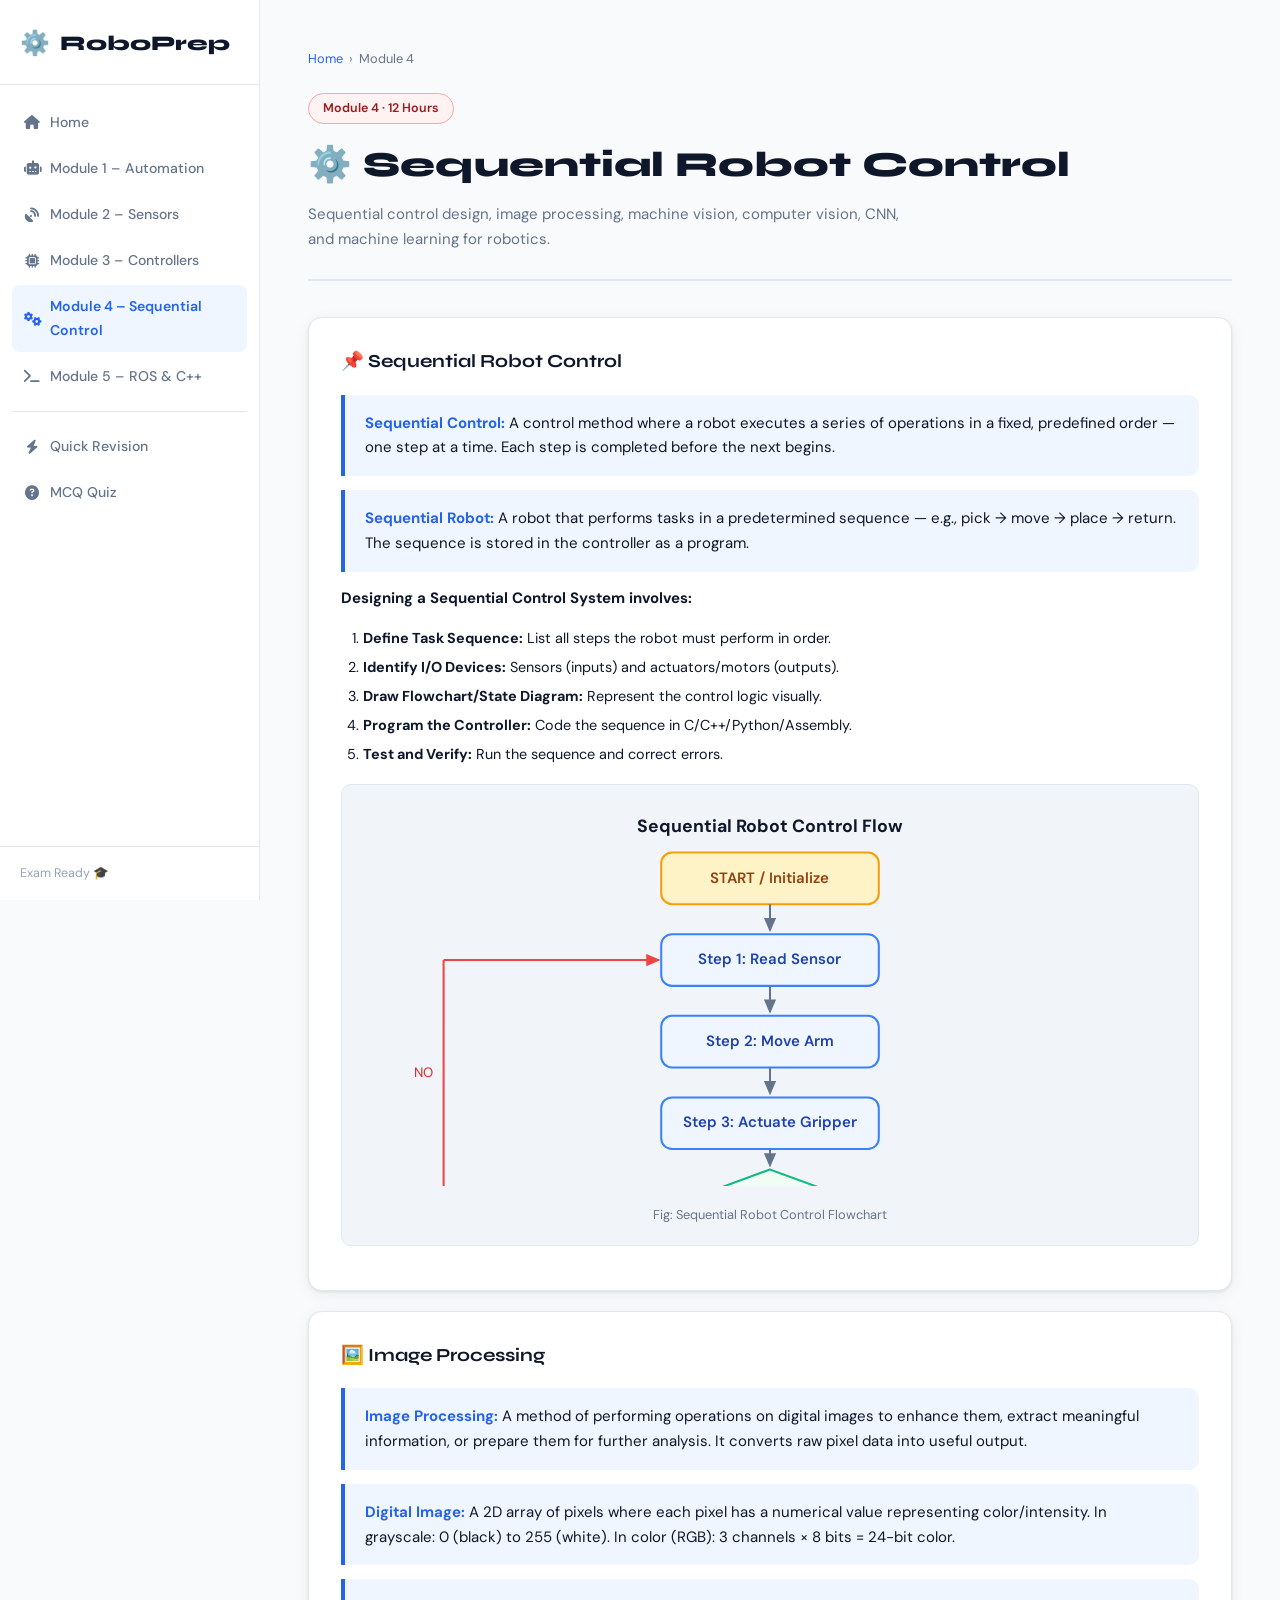
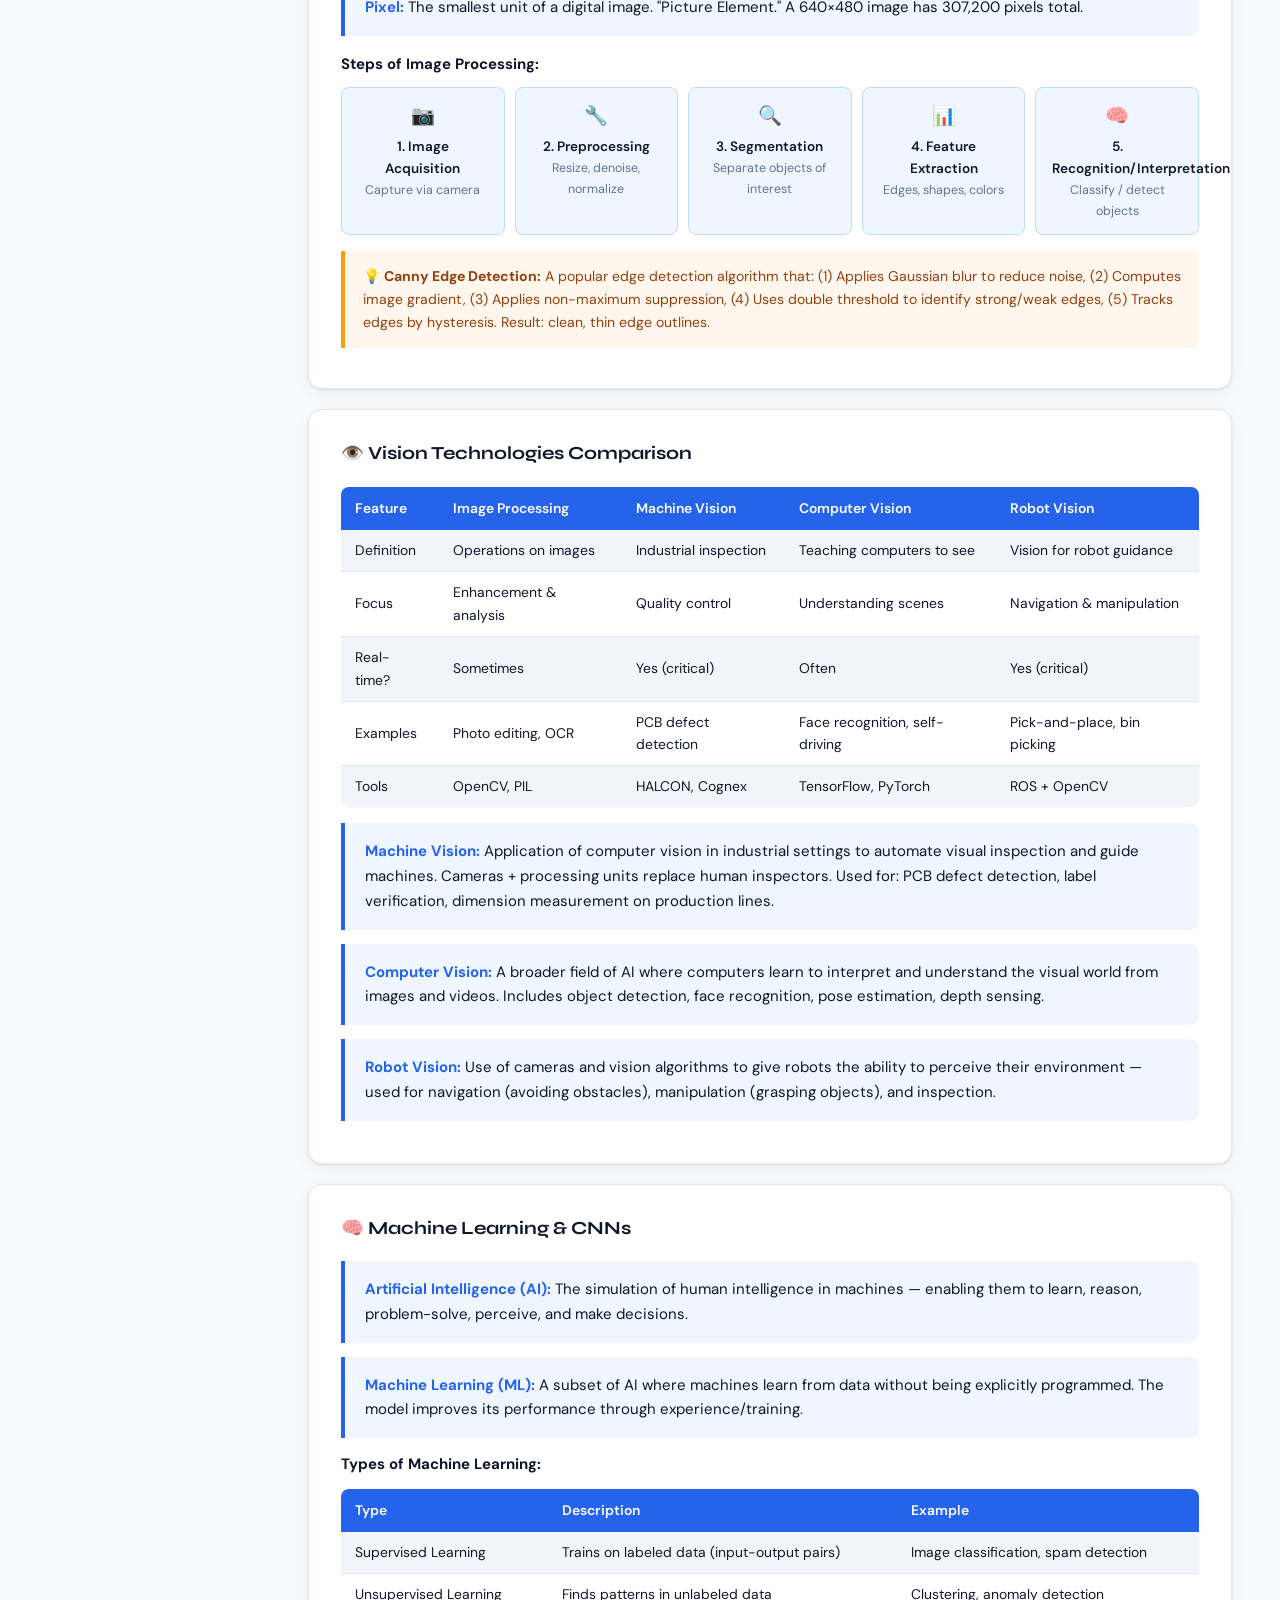
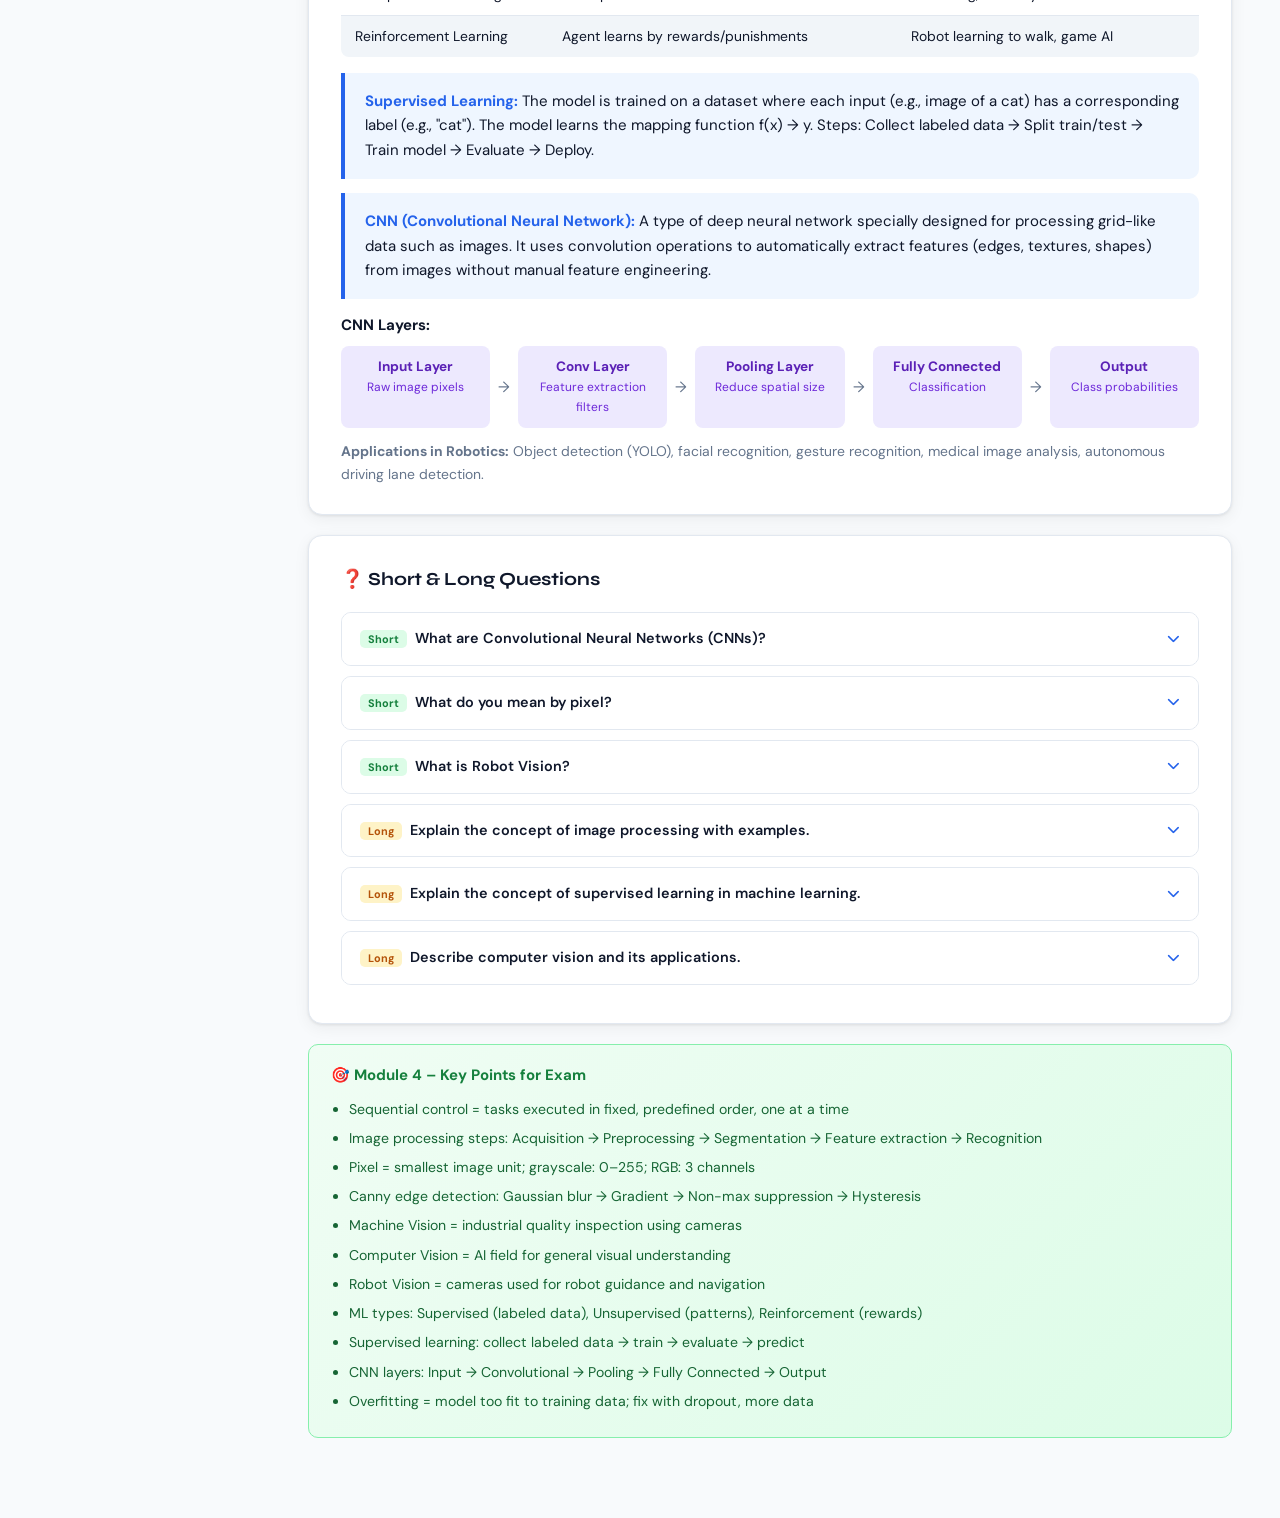
<file: module4.html>
<!DOCTYPE html>
<html lang="en">
<head>
  <meta charset="UTF-8" /><meta name="viewport" content="width=device-width, initial-scale=1.0" />
  <title>Module 4 – Sequential Control | RoboPrep</title>
  <link rel="stylesheet" href="styles.css" />
  <link href="https://fonts.googleapis.com/css2?family=Syne:wght@400;600;700;800&family=DM+Sans:ital,opsz,wght@0,9..40,300;0,9..40,400;0,9..40,500;0,9..40,600;1,9..40,400&display=swap" rel="stylesheet" />
  <link rel="stylesheet" href="https://cdnjs.cloudflare.com/ajax/libs/font-awesome/6.5.0/css/all.min.css" />
</head>
<body>
<aside class="sidebar" id="sidebar">
  <div class="sidebar-logo"><span class="logo-icon">⚙️</span><span class="logo-text">RoboPrep</span></div>
  <nav class="sidebar-nav">
    <a href="index.html" class="nav-item"><i class="fas fa-home"></i> Home</a>
    <a href="module1.html" class="nav-item"><i class="fas fa-robot"></i> Module 1 – Automation</a>
    <a href="module2.html" class="nav-item"><i class="fas fa-satellite-dish"></i> Module 2 – Sensors</a>
    <a href="module3.html" class="nav-item"><i class="fas fa-microchip"></i> Module 3 – Controllers</a>
    <a href="module4.html" class="nav-item active"><i class="fas fa-cogs"></i> Module 4 – Sequential Control</a>
    <a href="module5.html" class="nav-item"><i class="fas fa-terminal"></i> Module 5 – ROS & C++</a>
    <div class="nav-divider"></div>
    <a href="quickrevision.html" class="nav-item"><i class="fas fa-bolt"></i> Quick Revision</a>
    <a href="quiz.html" class="nav-item"><i class="fas fa-question-circle"></i> MCQ Quiz</a>
  </nav>
  <div class="sidebar-footer">Exam Ready 🎓</div>
</aside>
<header class="mobile-header">
  <button class="hamburger" id="hamburger"><i class="fas fa-bars"></i></button>
  <span class="mobile-logo">⚙️ RoboPrep</span>
</header>

<main class="main-content">
  <div class="breadcrumb"><a href="index.html">Home</a> <span>›</span> Module 4</div>
  <div class="module-page-header">
    <div class="badge" style="background:#fef2f2;color:#991b1b;border:1px solid #fca5a5">Module 4 · 12 Hours</div>
    <h1>⚙️ Sequential Robot Control</h1>
    <p>Sequential control design, image processing, machine vision, computer vision, CNN, and machine learning for robotics.</p>
  </div>

  <!-- SEQUENTIAL CONTROL -->
  <div class="content-card">
    <h2>📌 Sequential Robot Control</h2>
    <div class="def-box">
      <strong>Sequential Control:</strong> A control method where a robot executes a series of operations in a fixed, predefined order — one step at a time. Each step is completed before the next begins.
    </div>
    <div class="def-box">
      <strong>Sequential Robot:</strong> A robot that performs tasks in a predetermined sequence — e.g., pick → move → place → return. The sequence is stored in the controller as a program.
    </div>

    <p style="margin:14px 0"><strong>Designing a Sequential Control System involves:</strong></p>
    <ol style="padding-left:22px;line-height:2;font-size:.9rem">
      <li><strong>Define Task Sequence:</strong> List all steps the robot must perform in order.</li>
      <li><strong>Identify I/O Devices:</strong> Sensors (inputs) and actuators/motors (outputs).</li>
      <li><strong>Draw Flowchart/State Diagram:</strong> Represent the control logic visually.</li>
      <li><strong>Program the Controller:</strong> Code the sequence in C/C++/Python/Assembly.</li>
      <li><strong>Test and Verify:</strong> Run the sequence and correct errors.</li>
    </ol>

    <div class="diagram-box" style="margin-top:16px">
      <svg viewBox="0 0 600 280" xmlns="http://www.w3.org/2000/svg" style="font-family:'DM Sans',sans-serif">
        <text x="300" y="20" text-anchor="middle" font-size="13" font-weight="700" fill="#0f172a">Sequential Robot Control Flow</text>
        <!-- Boxes -->
        <rect x="220" y="35" width="160" height="38" rx="8" fill="#fef3c7" stroke="#f59e0b" stroke-width="1.5"/>
        <text x="300" y="57" text-anchor="middle" font-size="11" font-weight="600" fill="#92400e">START / Initialize</text>
        <rect x="220" y="95" width="160" height="38" rx="8" fill="#eff6ff" stroke="#3b82f6" stroke-width="1.5"/>
        <text x="300" y="117" text-anchor="middle" font-size="11" font-weight="600" fill="#1e40af">Step 1: Read Sensor</text>
        <rect x="220" y="155" width="160" height="38" rx="8" fill="#eff6ff" stroke="#3b82f6" stroke-width="1.5"/>
        <text x="300" y="177" text-anchor="middle" font-size="11" font-weight="600" fill="#1e40af">Step 2: Move Arm</text>
        <rect x="220" y="215" width="160" height="38" rx="8" fill="#eff6ff" stroke="#3b82f6" stroke-width="1.5"/>
        <text x="300" y="237" text-anchor="middle" font-size="11" font-weight="600" fill="#1e40af">Step 3: Actuate Gripper</text>
        <!-- Diamond -->
        <polygon points="300,268 240,290 300,310 360,290" fill="#f0fdf4" stroke="#10b981" stroke-width="1.5"/>
        <text x="300" y="293" text-anchor="middle" font-size="10" font-weight="600" fill="#065f46">Task Done?</text>
        <!-- Arrows down -->
        <line x1="300" y1="73" x2="300" y2="92" stroke="#64748b" stroke-width="1.5" marker-end="url(#am4)"/>
        <line x1="300" y1="133" x2="300" y2="152" stroke="#64748b" stroke-width="1.5" marker-end="url(#am4)"/>
        <line x1="300" y1="193" x2="300" y2="212" stroke="#64748b" stroke-width="1.5" marker-end="url(#am4)"/>
        <line x1="300" y1="253" x2="300" y2="265" stroke="#64748b" stroke-width="1.5" marker-end="url(#am4)"/>
        <!-- Loop back -->
        <line x1="240" y1="290" x2="60" y2="290" stroke="#ef4444" stroke-width="1.5"/>
        <line x1="60" y1="290" x2="60" y2="114" stroke="#ef4444" stroke-width="1.5"/>
        <line x1="60" y1="114" x2="218" y2="114" stroke="#ef4444" stroke-width="1.5" marker-end="url(#amRed)"/>
        <text x="38" y="200" font-size="10" fill="#dc2626">NO</text>
        <text x="363" y="293" font-size="10" fill="#15803d">YES → END</text>
        <defs>
          <marker id="am4" markerWidth="7" markerHeight="7" refX="6" refY="3" orient="auto">
            <path d="M0,0 L7,3 L0,6 Z" fill="#64748b"/>
          </marker>
          <marker id="amRed" markerWidth="7" markerHeight="7" refX="6" refY="3" orient="auto">
            <path d="M0,0 L7,3 L0,6 Z" fill="#ef4444"/>
          </marker>
        </defs>
      </svg>
      <div class="diagram-caption">Fig: Sequential Robot Control Flowchart</div>
    </div>
  </div>

  <!-- IMAGE PROCESSING -->
  <div class="content-card">
    <h2>🖼️ Image Processing</h2>
    <div class="def-box">
      <strong>Image Processing:</strong> A method of performing operations on digital images to enhance them, extract meaningful information, or prepare them for further analysis. It converts raw pixel data into useful output.
    </div>
    <div class="def-box">
      <strong>Digital Image:</strong> A 2D array of pixels where each pixel has a numerical value representing color/intensity. In grayscale: 0 (black) to 255 (white). In color (RGB): 3 channels × 8 bits = 24-bit color.
    </div>
    <div class="def-box">
      <strong>Pixel:</strong> The smallest unit of a digital image. "Picture Element." A 640×480 image has 307,200 pixels total.
    </div>

    <p style="margin:16px 0 10px"><strong>Steps of Image Processing:</strong></p>
    <div style="display:flex;flex-wrap:wrap;gap:10px">
      <div style="background:#eff6ff;border:1px solid #bfdbfe;border-radius:8px;padding:12px 16px;flex:1;min-width:160px;text-align:center">
        <div style="font-size:1.2rem">📷</div>
        <div style="font-weight:600;font-size:.85rem;margin-top:4px">1. Image Acquisition</div>
        <div style="font-size:.78rem;color:var(--text-muted)">Capture via camera</div>
      </div>
      <div style="background:#eff6ff;border:1px solid #bfdbfe;border-radius:8px;padding:12px 16px;flex:1;min-width:160px;text-align:center">
        <div style="font-size:1.2rem">🔧</div>
        <div style="font-weight:600;font-size:.85rem;margin-top:4px">2. Preprocessing</div>
        <div style="font-size:.78rem;color:var(--text-muted)">Resize, denoise, normalize</div>
      </div>
      <div style="background:#eff6ff;border:1px solid #bfdbfe;border-radius:8px;padding:12px 16px;flex:1;min-width:160px;text-align:center">
        <div style="font-size:1.2rem">🔍</div>
        <div style="font-weight:600;font-size:.85rem;margin-top:4px">3. Segmentation</div>
        <div style="font-size:.78rem;color:var(--text-muted)">Separate objects of interest</div>
      </div>
      <div style="background:#eff6ff;border:1px solid #bfdbfe;border-radius:8px;padding:12px 16px;flex:1;min-width:160px;text-align:center">
        <div style="font-size:1.2rem">📊</div>
        <div style="font-weight:600;font-size:.85rem;margin-top:4px">4. Feature Extraction</div>
        <div style="font-size:.78rem;color:var(--text-muted)">Edges, shapes, colors</div>
      </div>
      <div style="background:#eff6ff;border:1px solid #bfdbfe;border-radius:8px;padding:12px 16px;flex:1;min-width:160px;text-align:center">
        <div style="font-size:1.2rem">🧠</div>
        <div style="font-weight:600;font-size:.85rem;margin-top:4px">5. Recognition/Interpretation</div>
        <div style="font-size:.78rem;color:var(--text-muted)">Classify / detect objects</div>
      </div>
    </div>

    <div class="note-highlight" style="margin-top:16px">
      <strong>💡 Canny Edge Detection:</strong> A popular edge detection algorithm that: (1) Applies Gaussian blur to reduce noise, (2) Computes image gradient, (3) Applies non-maximum suppression, (4) Uses double threshold to identify strong/weak edges, (5) Tracks edges by hysteresis. Result: clean, thin edge outlines.
    </div>
  </div>

  <!-- MACHINE VISION & COMPUTER VISION -->
  <div class="content-card">
    <h2>👁️ Vision Technologies Comparison</h2>
    <table class="diff-table">
      <tr><th>Feature</th><th>Image Processing</th><th>Machine Vision</th><th>Computer Vision</th><th>Robot Vision</th></tr>
      <tr><td>Definition</td><td>Operations on images</td><td>Industrial inspection</td><td>Teaching computers to see</td><td>Vision for robot guidance</td></tr>
      <tr><td>Focus</td><td>Enhancement & analysis</td><td>Quality control</td><td>Understanding scenes</td><td>Navigation & manipulation</td></tr>
      <tr><td>Real-time?</td><td>Sometimes</td><td>Yes (critical)</td><td>Often</td><td>Yes (critical)</td></tr>
      <tr><td>Examples</td><td>Photo editing, OCR</td><td>PCB defect detection</td><td>Face recognition, self-driving</td><td>Pick-and-place, bin picking</td></tr>
      <tr><td>Tools</td><td>OpenCV, PIL</td><td>HALCON, Cognex</td><td>TensorFlow, PyTorch</td><td>ROS + OpenCV</td></tr>
    </table>

    <div class="def-box" style="margin-top:16px">
      <strong>Machine Vision:</strong> Application of computer vision in industrial settings to automate visual inspection and guide machines. Cameras + processing units replace human inspectors. Used for: PCB defect detection, label verification, dimension measurement on production lines.
    </div>
    <div class="def-box">
      <strong>Computer Vision:</strong> A broader field of AI where computers learn to interpret and understand the visual world from images and videos. Includes object detection, face recognition, pose estimation, depth sensing.
    </div>
    <div class="def-box">
      <strong>Robot Vision:</strong> Use of cameras and vision algorithms to give robots the ability to perceive their environment — used for navigation (avoiding obstacles), manipulation (grasping objects), and inspection.
    </div>
  </div>

  <!-- MACHINE LEARNING & CNN -->
  <div class="content-card">
    <h2>🧠 Machine Learning & CNNs</h2>
    <div class="def-box">
      <strong>Artificial Intelligence (AI):</strong> The simulation of human intelligence in machines — enabling them to learn, reason, problem-solve, perceive, and make decisions.
    </div>
    <div class="def-box">
      <strong>Machine Learning (ML):</strong> A subset of AI where machines learn from data without being explicitly programmed. The model improves its performance through experience/training.
    </div>

    <p style="margin:14px 0 10px"><strong>Types of Machine Learning:</strong></p>
    <table class="diff-table">
      <tr><th>Type</th><th>Description</th><th>Example</th></tr>
      <tr><td>Supervised Learning</td><td>Trains on labeled data (input-output pairs)</td><td>Image classification, spam detection</td></tr>
      <tr><td>Unsupervised Learning</td><td>Finds patterns in unlabeled data</td><td>Clustering, anomaly detection</td></tr>
      <tr><td>Reinforcement Learning</td><td>Agent learns by rewards/punishments</td><td>Robot learning to walk, game AI</td></tr>
    </table>

    <div class="def-box" style="margin-top:16px">
      <strong>Supervised Learning:</strong> The model is trained on a dataset where each input (e.g., image of a cat) has a corresponding label (e.g., "cat"). The model learns the mapping function f(x) → y. Steps: Collect labeled data → Split train/test → Train model → Evaluate → Deploy.
    </div>

    <div class="def-box">
      <strong>CNN (Convolutional Neural Network):</strong> A type of deep neural network specially designed for processing grid-like data such as images. It uses convolution operations to automatically extract features (edges, textures, shapes) from images without manual feature engineering.
    </div>

    <p style="margin:14px 0 8px"><strong>CNN Layers:</strong></p>
    <div style="display:flex;gap:8px;flex-wrap:wrap">
      <div style="background:#ede9fe;border-radius:8px;padding:10px 14px;text-align:center;flex:1;min-width:100px">
        <div style="font-weight:700;font-size:.85rem;color:#5b21b6">Input Layer</div>
        <div style="font-size:.75rem;color:#6d28d9">Raw image pixels</div>
      </div>
      <div style="color:var(--text-muted);display:flex;align-items:center">→</div>
      <div style="background:#ede9fe;border-radius:8px;padding:10px 14px;text-align:center;flex:1;min-width:100px">
        <div style="font-weight:700;font-size:.85rem;color:#5b21b6">Conv Layer</div>
        <div style="font-size:.75rem;color:#6d28d9">Feature extraction filters</div>
      </div>
      <div style="color:var(--text-muted);display:flex;align-items:center">→</div>
      <div style="background:#ede9fe;border-radius:8px;padding:10px 14px;text-align:center;flex:1;min-width:100px">
        <div style="font-weight:700;font-size:.85rem;color:#5b21b6">Pooling Layer</div>
        <div style="font-size:.75rem;color:#6d28d9">Reduce spatial size</div>
      </div>
      <div style="color:var(--text-muted);display:flex;align-items:center">→</div>
      <div style="background:#ede9fe;border-radius:8px;padding:10px 14px;text-align:center;flex:1;min-width:100px">
        <div style="font-weight:700;font-size:.85rem;color:#5b21b6">Fully Connected</div>
        <div style="font-size:.75rem;color:#6d28d9">Classification</div>
      </div>
      <div style="color:var(--text-muted);display:flex;align-items:center">→</div>
      <div style="background:#ede9fe;border-radius:8px;padding:10px 14px;text-align:center;flex:1;min-width:100px">
        <div style="font-weight:700;font-size:.85rem;color:#5b21b6">Output</div>
        <div style="font-size:.75rem;color:#6d28d9">Class probabilities</div>
      </div>
    </div>
    <p style="margin-top:12px;font-size:.87rem;color:var(--text-muted)"><strong>Applications in Robotics:</strong> Object detection (YOLO), facial recognition, gesture recognition, medical image analysis, autonomous driving lane detection.</p>
  </div>

  <!-- QUESTIONS -->
  <div class="content-card">
    <h2>❓ Short & Long Questions</h2>

    <div class="q-block">
      <div class="q-header" onclick="toggleQ(this)">
        <span><span class="q-label short">Short</span>&nbsp; What are Convolutional Neural Networks (CNNs)?</span>
        <i class="fas fa-chevron-down q-toggle"></i>
      </div>
      <div class="q-body">
        <p><strong>CNNs</strong> are a class of deep neural networks primarily used for visual data. They use convolution operations (filters/kernels sliding over image) to extract features like edges, corners, and textures. Key layers: Convolutional (feature extraction), Pooling (dimensionality reduction), Fully Connected (classification). Famous CNNs: LeNet, AlexNet, VGG, ResNet. Used for: image classification, object detection, face recognition.</p>
      </div>
    </div>

    <div class="q-block">
      <div class="q-header" onclick="toggleQ(this)">
        <span><span class="q-label short">Short</span>&nbsp; What do you mean by pixel?</span>
        <i class="fas fa-chevron-down q-toggle"></i>
      </div>
      <div class="q-body">
        <p>A <strong>pixel</strong> (picture element) is the smallest addressable unit in a digital image. Each pixel stores color information as a numerical value. In a grayscale image: values range 0 (black) to 255 (white). In an RGB color image: each pixel has three values (Red, Green, Blue), each 0–255. The resolution of an image is measured in pixels (e.g., 1920×1080 = Full HD).</p>
      </div>
    </div>

    <div class="q-block">
      <div class="q-header" onclick="toggleQ(this)">
        <span><span class="q-label short">Short</span>&nbsp; What is Robot Vision?</span>
        <i class="fas fa-chevron-down q-toggle"></i>
      </div>
      <div class="q-body">
        <p><strong>Robot Vision</strong> is the ability of a robot to interpret visual information from cameras and sensors to perceive its environment. It allows robots to: detect and recognize objects, navigate autonomously, guide grippers to pick objects, inspect quality, and avoid obstacles. It combines image processing, computer vision, and AI. Applications: bin picking, welding seam tracking, autonomous vehicles.</p>
      </div>
    </div>

    <div class="q-block">
      <div class="q-header" onclick="toggleQ(this)">
        <span><span class="q-label long">Long</span>&nbsp; Explain the concept of image processing with examples.</span>
        <i class="fas fa-chevron-down q-toggle"></i>
      </div>
      <div class="q-body">
        <p><strong>Image Processing</strong> involves applying mathematical operations and algorithms on digital images to improve them, extract information, or analyze their content.</p>
        <p><strong>Types of Image Processing:</strong></p>
        <ul>
          <li><strong>Analog Image Processing:</strong> Applied to analog (continuous) signals — traditional TV/video processing.</li>
          <li><strong>Digital Image Processing:</strong> Applied to digitized images using computers — most common today.</li>
        </ul>
        <p><strong>Steps in Image Processing:</strong></p>
        <ol>
          <li><strong>Image Acquisition:</strong> Capture image using camera or scanner. Convert to digital format.</li>
          <li><strong>Preprocessing:</strong> Noise removal (Gaussian blur, median filter), contrast enhancement, resizing.</li>
          <li><strong>Segmentation:</strong> Divide image into meaningful regions (thresholding, edge detection, watershed).</li>
          <li><strong>Feature Extraction:</strong> Extract important characteristics — edges, corners, color histograms, textures.</li>
          <li><strong>Object Recognition:</strong> Match features to known patterns or use ML/CNN to classify objects.</li>
          <li><strong>Output/Decision:</strong> Display result, trigger robot action, or store classification result.</li>
        </ol>
        <p><strong>Examples:</strong></p>
        <ul>
          <li><strong>Medical:</strong> X-ray and MRI analysis — detect tumors, fractures.</li>
          <li><strong>Industrial:</strong> PCB defect detection on assembly lines.</li>
          <li><strong>Robotics:</strong> Object detection for pick-and-place tasks.</li>
          <li><strong>Security:</strong> Face recognition for access control.</li>
          <li><strong>Agriculture:</strong> Crop disease detection from drone images.</li>
        </ul>
        <p><strong>Key Tools:</strong> OpenCV (Python/C++), MATLAB Image Processing Toolbox, PIL/Pillow.</p>
        <div class="note-highlight"><strong>💡 Key Formula:</strong> Binary Thresholding — if pixel value > threshold: white (255); else: black (0). Used to separate foreground from background.</div>
      </div>
    </div>

    <div class="q-block">
      <div class="q-header" onclick="toggleQ(this)">
        <span><span class="q-label long">Long</span>&nbsp; Explain the concept of supervised learning in machine learning.</span>
        <i class="fas fa-chevron-down q-toggle"></i>
      </div>
      <div class="q-body">
        <p><strong>Supervised Learning</strong> is a type of machine learning where the model is trained on a labeled dataset — each input example has a known, correct output (label).</p>
        <p><strong>How it Works:</strong></p>
        <ol>
          <li><strong>Data Collection:</strong> Gather large dataset with input-output pairs (e.g., images + labels).</li>
          <li><strong>Data Splitting:</strong> Split data into Training set (70–80%) and Testing set (20–30%).</li>
          <li><strong>Model Training:</strong> Algorithm learns by minimizing error between predicted and actual output.</li>
          <li><strong>Evaluation:</strong> Test accuracy, precision, recall, F1-score on test data.</li>
          <li><strong>Prediction:</strong> Apply trained model to new, unseen data.</li>
        </ol>
        <p><strong>Types of Supervised Learning Tasks:</strong></p>
        <ul>
          <li><strong>Classification:</strong> Output is a category (e.g., cat/dog, spam/not spam).</li>
          <li><strong>Regression:</strong> Output is a continuous value (e.g., predicting temperature, house price).</li>
        </ul>
        <p><strong>Common Algorithms:</strong> Linear Regression, Logistic Regression, Decision Trees, SVM (Support Vector Machine), Neural Networks, CNN.</p>
        <p><strong>Application in Robotics:</strong> Training a robot arm to classify objects by shape → collect images of objects with labels → train CNN → robot classifies objects and picks accordingly.</p>
        <div class="note-highlight"><strong>💡 Key Issue:</strong> Overfitting — model learns training data too well but fails on new data. Prevented by: regularization, dropout, more training data, cross-validation.</div>
      </div>
    </div>

    <div class="q-block">
      <div class="q-header" onclick="toggleQ(this)">
        <span><span class="q-label long">Long</span>&nbsp; Describe computer vision and its applications.</span>
        <i class="fas fa-chevron-down q-toggle"></i>
      </div>
      <div class="q-body">
        <p><strong>Computer Vision</strong> is a field of artificial intelligence that enables computers to interpret and understand visual information from the world — images, videos, and live streams — just like humans do.</p>
        <p><strong>Key Tasks in Computer Vision:</strong></p>
        <ul>
          <li><strong>Image Classification:</strong> Assign a label to the whole image (cat, dog, car).</li>
          <li><strong>Object Detection:</strong> Locate and classify multiple objects in an image (YOLO, Faster R-CNN).</li>
          <li><strong>Image Segmentation:</strong> Label each pixel (semantic segmentation) or separate instances (instance segmentation).</li>
          <li><strong>Pose Estimation:</strong> Detect body joint positions to understand human pose.</li>
          <li><strong>Depth Estimation:</strong> Measure distances from camera to objects in a scene.</li>
          <li><strong>OCR:</strong> Optical Character Recognition — read text from images.</li>
        </ul>
        <p><strong>Applications:</strong></p>
        <ul>
          <li><strong>Autonomous Vehicles:</strong> Lane detection, pedestrian detection, traffic sign recognition.</li>
          <li><strong>Healthcare:</strong> X-ray, CT scan, MRI analysis; tumor detection; retina scanning.</li>
          <li><strong>Robotics:</strong> Object picking, navigation, inspection.</li>
          <li><strong>Security:</strong> Face recognition, surveillance, biometric authentication.</li>
          <li><strong>Retail:</strong> Amazon Go cashierless stores, product recognition.</li>
          <li><strong>Agriculture:</strong> Crop health monitoring, fruit ripeness detection.</li>
        </ul>
        <p><strong>Tools:</strong> OpenCV, TensorFlow, PyTorch, Keras, YOLO, MediaPipe.</p>
      </div>
    </div>
  </div>

  <div class="key-points">
    <h4>🎯 Module 4 – Key Points for Exam</h4>
    <ul>
      <li>Sequential control = tasks executed in fixed, predefined order, one at a time</li>
      <li>Image processing steps: Acquisition → Preprocessing → Segmentation → Feature extraction → Recognition</li>
      <li>Pixel = smallest image unit; grayscale: 0–255; RGB: 3 channels</li>
      <li>Canny edge detection: Gaussian blur → Gradient → Non-max suppression → Hysteresis</li>
      <li>Machine Vision = industrial quality inspection using cameras</li>
      <li>Computer Vision = AI field for general visual understanding</li>
      <li>Robot Vision = cameras used for robot guidance and navigation</li>
      <li>ML types: Supervised (labeled data), Unsupervised (patterns), Reinforcement (rewards)</li>
      <li>Supervised learning: collect labeled data → train → evaluate → predict</li>
      <li>CNN layers: Input → Convolutional → Pooling → Fully Connected → Output</li>
      <li>Overfitting = model too fit to training data; fix with dropout, more data</li>
    </ul>
  </div>
</main>

<button class="scroll-top" id="scrollTop" onclick="window.scrollTo({top:0,behavior:'smooth'})"><i class="fas fa-arrow-up"></i></button>
<div class="sidebar-overlay" id="sidebarOverlay"></div>
<script src="script.js"></script>
</body>
</html>
</file>
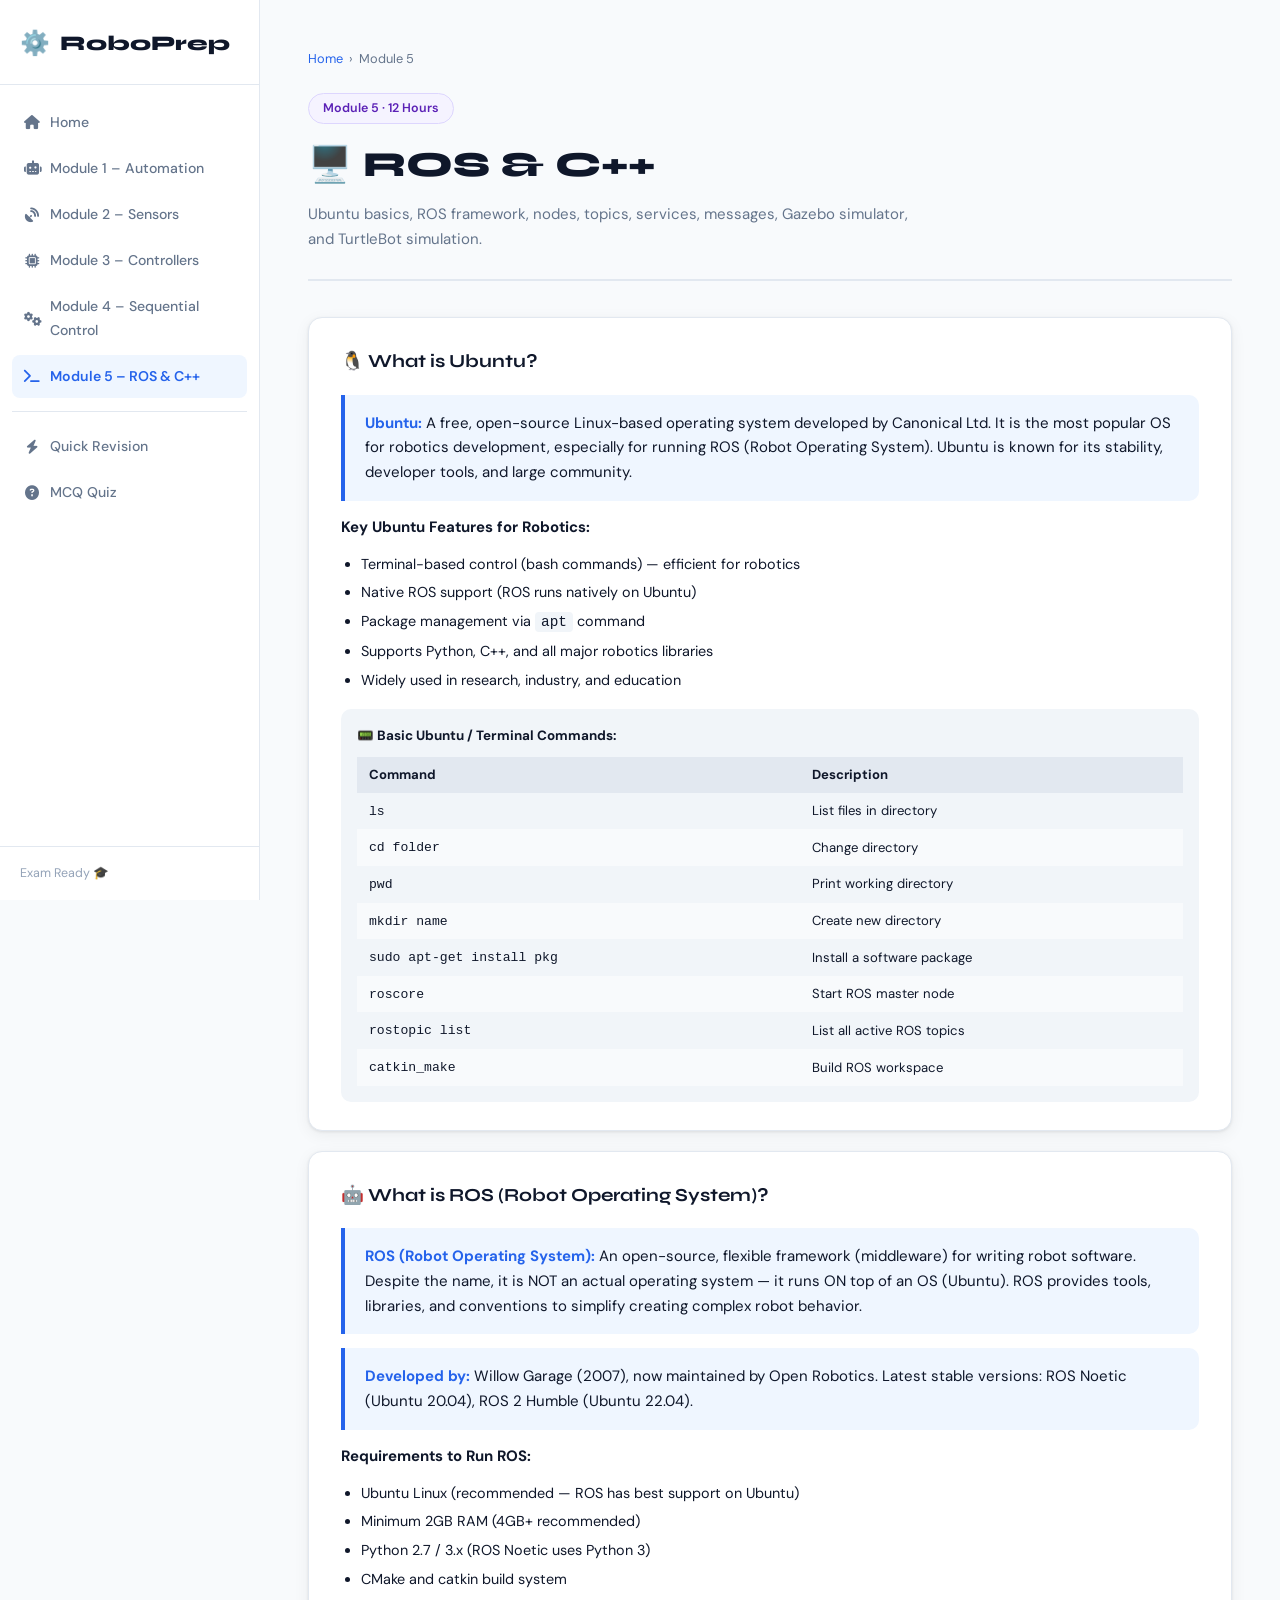
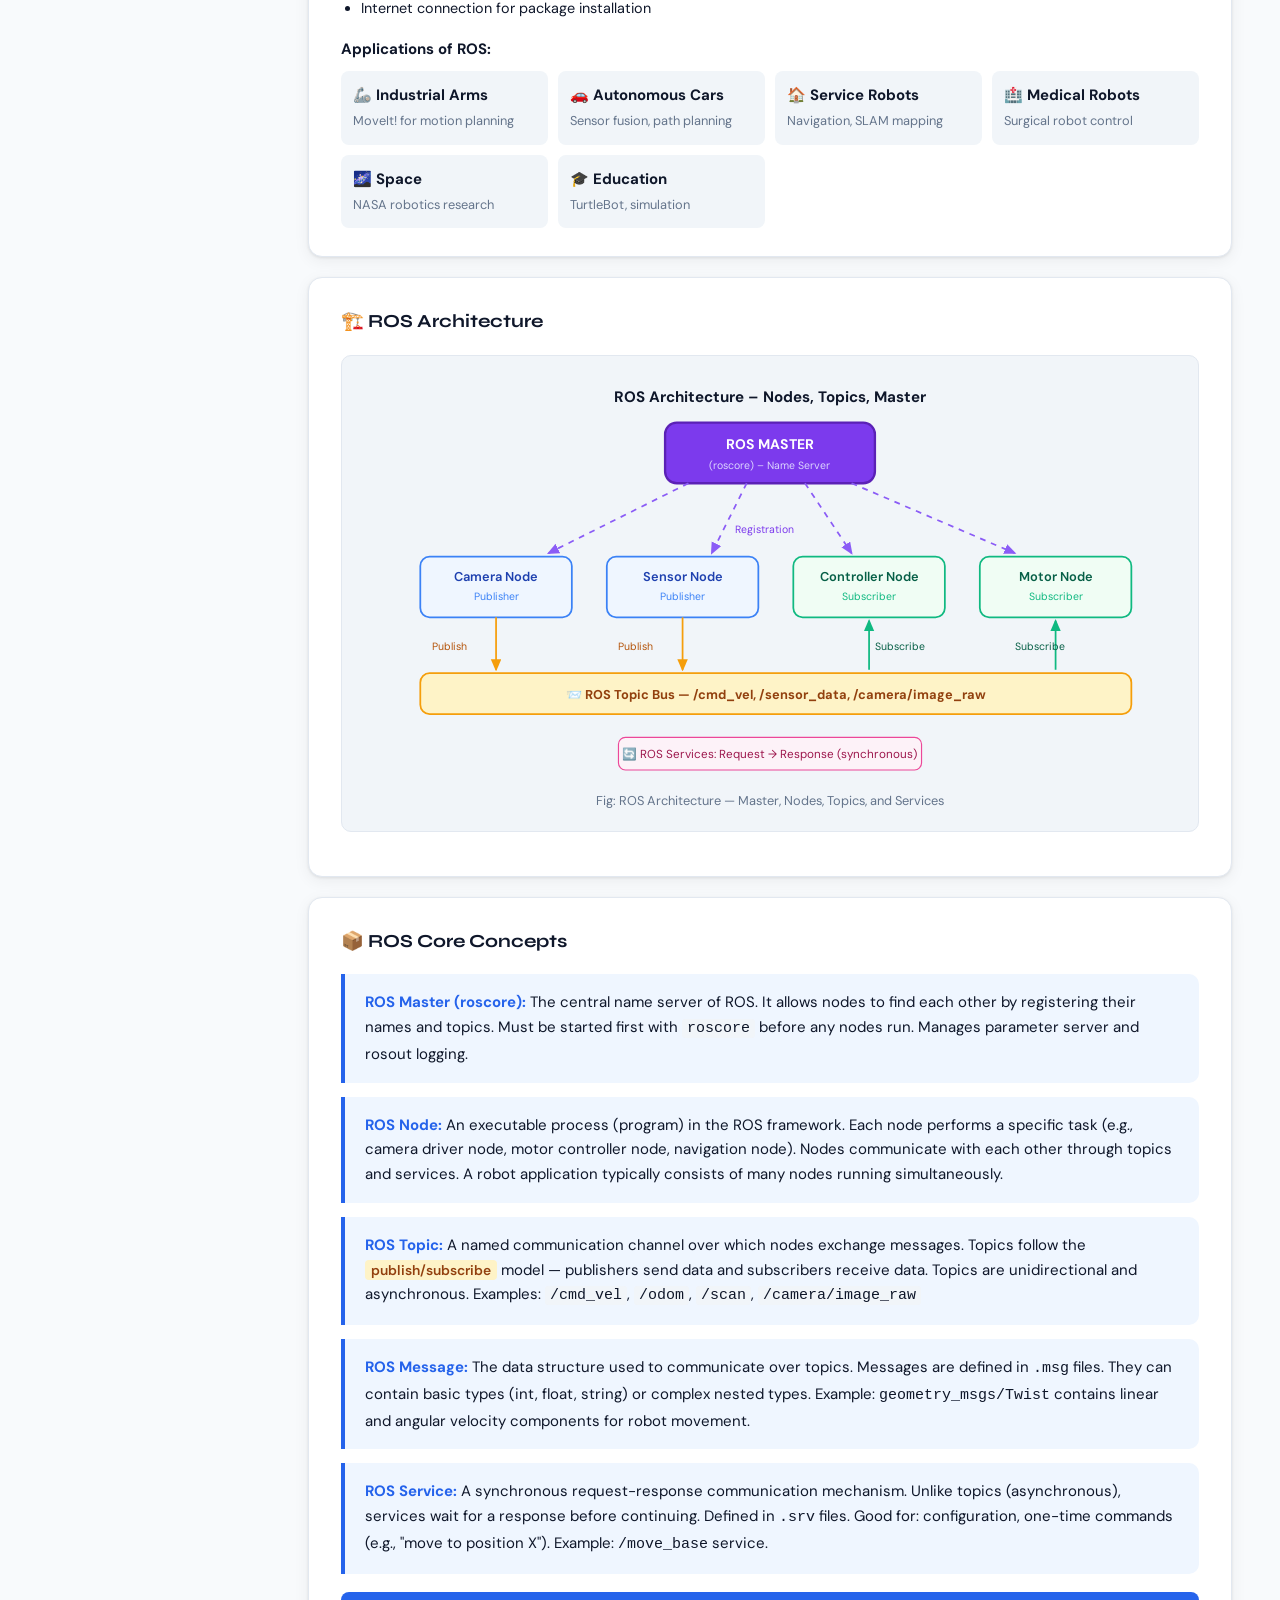
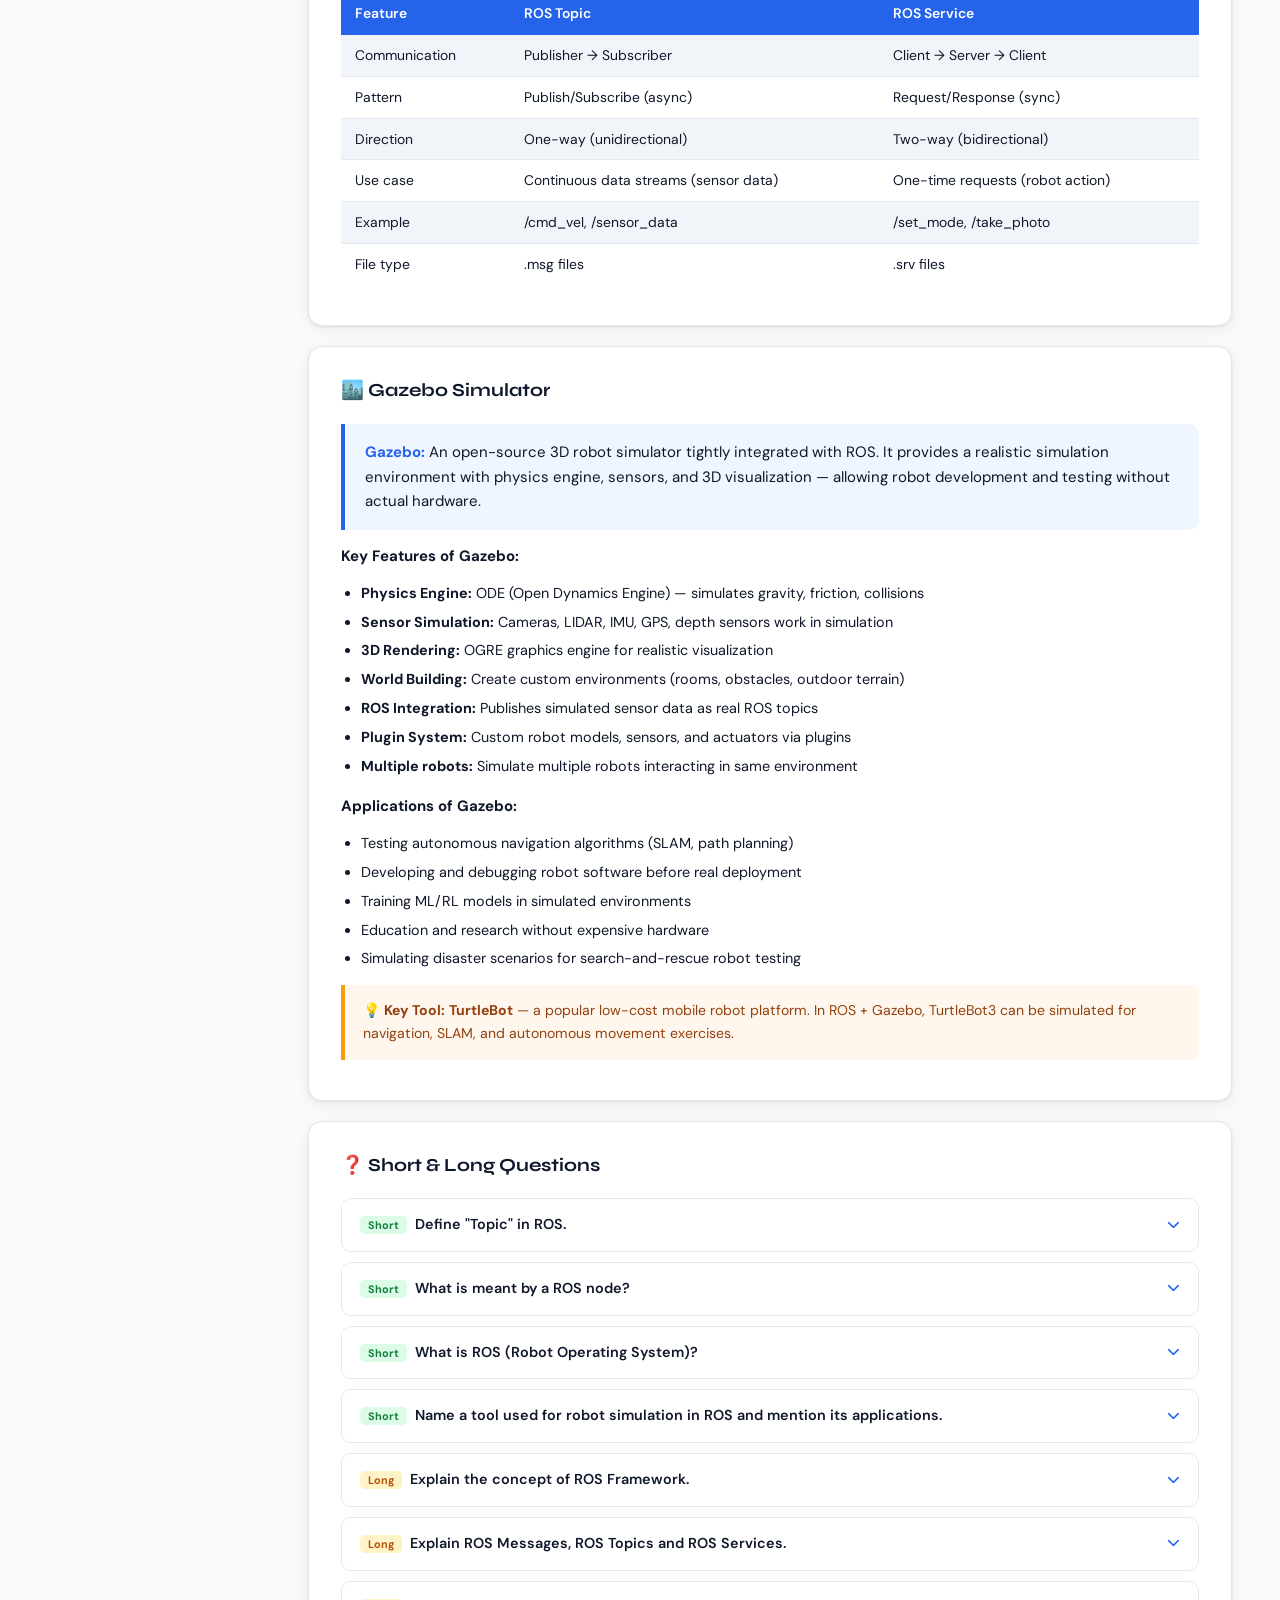
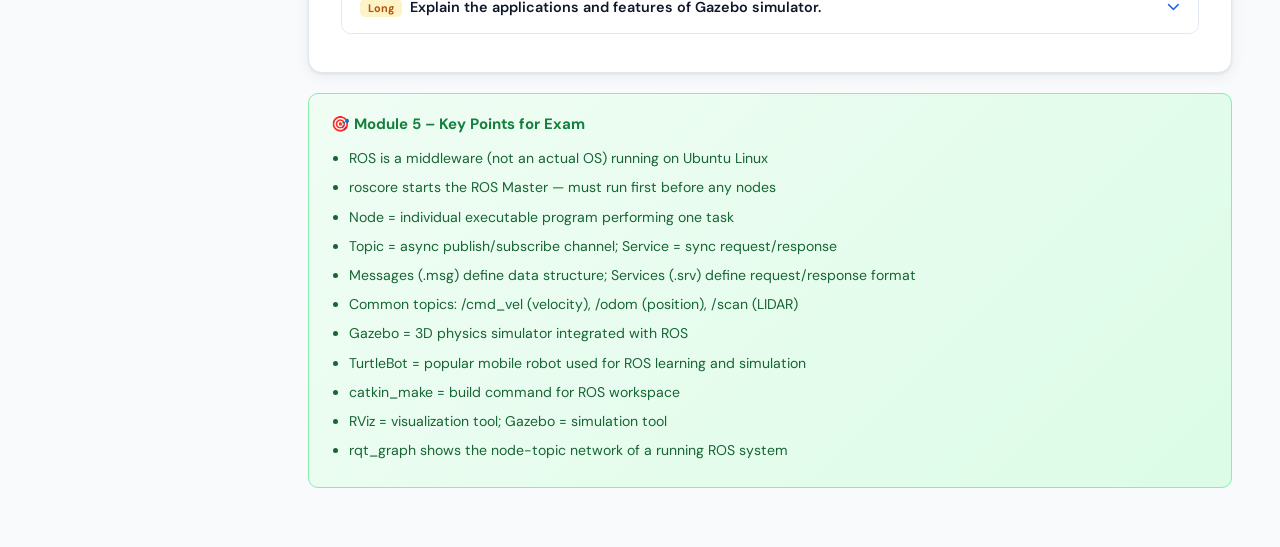
<file: module5.html>
<!DOCTYPE html>
<html lang="en">
<head>
  <meta charset="UTF-8" /><meta name="viewport" content="width=device-width, initial-scale=1.0" />
  <title>Module 5 – ROS & C++ | RoboPrep</title>
  <link rel="stylesheet" href="styles.css" />
  <link href="https://fonts.googleapis.com/css2?family=Syne:wght@400;600;700;800&family=DM+Sans:ital,opsz,wght@0,9..40,300;0,9..40,400;0,9..40,500;0,9..40,600;1,9..40,400&display=swap" rel="stylesheet" />
  <link rel="stylesheet" href="https://cdnjs.cloudflare.com/ajax/libs/font-awesome/6.5.0/css/all.min.css" />
</head>
<body>
<aside class="sidebar" id="sidebar">
  <div class="sidebar-logo"><span class="logo-icon">⚙️</span><span class="logo-text">RoboPrep</span></div>
  <nav class="sidebar-nav">
    <a href="index.html" class="nav-item"><i class="fas fa-home"></i> Home</a>
    <a href="module1.html" class="nav-item"><i class="fas fa-robot"></i> Module 1 – Automation</a>
    <a href="module2.html" class="nav-item"><i class="fas fa-satellite-dish"></i> Module 2 – Sensors</a>
    <a href="module3.html" class="nav-item"><i class="fas fa-microchip"></i> Module 3 – Controllers</a>
    <a href="module4.html" class="nav-item"><i class="fas fa-cogs"></i> Module 4 – Sequential Control</a>
    <a href="module5.html" class="nav-item active"><i class="fas fa-terminal"></i> Module 5 – ROS & C++</a>
    <div class="nav-divider"></div>
    <a href="quickrevision.html" class="nav-item"><i class="fas fa-bolt"></i> Quick Revision</a>
    <a href="quiz.html" class="nav-item"><i class="fas fa-question-circle"></i> MCQ Quiz</a>
  </nav>
  <div class="sidebar-footer">Exam Ready 🎓</div>
</aside>
<header class="mobile-header">
  <button class="hamburger" id="hamburger"><i class="fas fa-bars"></i></button>
  <span class="mobile-logo">⚙️ RoboPrep</span>
</header>

<main class="main-content">
  <div class="breadcrumb"><a href="index.html">Home</a> <span>›</span> Module 5</div>
  <div class="module-page-header">
    <div class="badge" style="background:#f5f3ff;color:#5b21b6;border:1px solid #ddd6fe">Module 5 · 12 Hours</div>
    <h1>🖥️ ROS & C++</h1>
    <p>Ubuntu basics, ROS framework, nodes, topics, services, messages, Gazebo simulator, and TurtleBot simulation.</p>
  </div>

  <!-- UBUNTU -->
  <div class="content-card">
    <h2>🐧 What is Ubuntu?</h2>
    <div class="def-box">
      <strong>Ubuntu:</strong> A free, open-source Linux-based operating system developed by Canonical Ltd. It is the most popular OS for robotics development, especially for running ROS (Robot Operating System). Ubuntu is known for its stability, developer tools, and large community.
    </div>
    <p style="margin:14px 0 10px"><strong>Key Ubuntu Features for Robotics:</strong></p>
    <ul style="padding-left:20px;line-height:2;font-size:.9rem">
      <li>Terminal-based control (bash commands) — efficient for robotics</li>
      <li>Native ROS support (ROS runs natively on Ubuntu)</li>
      <li>Package management via <code style="background:var(--bg2);padding:2px 6px;border-radius:4px">apt</code> command</li>
      <li>Supports Python, C++, and all major robotics libraries</li>
      <li>Widely used in research, industry, and education</li>
    </ul>
    <div style="background:var(--bg2);border-radius:10px;padding:16px;margin-top:14px">
      <p style="font-size:.84rem;font-weight:700;margin-bottom:10px">📟 Basic Ubuntu / Terminal Commands:</p>
      <table style="width:100%;font-size:.82rem;border-collapse:collapse">
        <tr style="background:#e2e8f0"><th style="padding:7px 12px;text-align:left">Command</th><th style="padding:7px 12px;text-align:left">Description</th></tr>
        <tr><td style="padding:7px 12px"><code>ls</code></td><td style="padding:7px 12px">List files in directory</td></tr>
        <tr style="background:#f8fafc"><td style="padding:7px 12px"><code>cd folder</code></td><td style="padding:7px 12px">Change directory</td></tr>
        <tr><td style="padding:7px 12px"><code>pwd</code></td><td style="padding:7px 12px">Print working directory</td></tr>
        <tr style="background:#f8fafc"><td style="padding:7px 12px"><code>mkdir name</code></td><td style="padding:7px 12px">Create new directory</td></tr>
        <tr><td style="padding:7px 12px"><code>sudo apt-get install pkg</code></td><td style="padding:7px 12px">Install a software package</td></tr>
        <tr style="background:#f8fafc"><td style="padding:7px 12px"><code>roscore</code></td><td style="padding:7px 12px">Start ROS master node</td></tr>
        <tr><td style="padding:7px 12px"><code>rostopic list</code></td><td style="padding:7px 12px">List all active ROS topics</td></tr>
        <tr style="background:#f8fafc"><td style="padding:7px 12px"><code>catkin_make</code></td><td style="padding:7px 12px">Build ROS workspace</td></tr>
      </table>
    </div>
  </div>

  <!-- ROS INTRO -->
  <div class="content-card">
    <h2>🤖 What is ROS (Robot Operating System)?</h2>
    <div class="def-box">
      <strong>ROS (Robot Operating System):</strong> An open-source, flexible framework (middleware) for writing robot software. Despite the name, it is NOT an actual operating system — it runs ON top of an OS (Ubuntu). ROS provides tools, libraries, and conventions to simplify creating complex robot behavior.
    </div>
    <div class="def-box">
      <strong>Developed by:</strong> Willow Garage (2007), now maintained by Open Robotics. Latest stable versions: ROS Noetic (Ubuntu 20.04), ROS 2 Humble (Ubuntu 22.04).
    </div>

    <p style="margin:14px 0 10px"><strong>Requirements to Run ROS:</strong></p>
    <ul style="padding-left:20px;line-height:2;font-size:.9rem">
      <li>Ubuntu Linux (recommended — ROS has best support on Ubuntu)</li>
      <li>Minimum 2GB RAM (4GB+ recommended)</li>
      <li>Python 2.7 / 3.x (ROS Noetic uses Python 3)</li>
      <li>CMake and catkin build system</li>
      <li>Internet connection for package installation</li>
    </ul>

    <p style="margin:14px 0 10px"><strong>Applications of ROS:</strong></p>
    <div style="display:grid;grid-template-columns:repeat(auto-fill,minmax(190px,1fr));gap:10px">
      <div style="background:var(--bg2);border-radius:8px;padding:12px"><strong>🦾 Industrial Arms</strong><br/><span style="font-size:.8rem;color:var(--text-muted)">MoveIt! for motion planning</span></div>
      <div style="background:var(--bg2);border-radius:8px;padding:12px"><strong>🚗 Autonomous Cars</strong><br/><span style="font-size:.8rem;color:var(--text-muted)">Sensor fusion, path planning</span></div>
      <div style="background:var(--bg2);border-radius:8px;padding:12px"><strong>🏠 Service Robots</strong><br/><span style="font-size:.8rem;color:var(--text-muted)">Navigation, SLAM mapping</span></div>
      <div style="background:var(--bg2);border-radius:8px;padding:12px"><strong>🏥 Medical Robots</strong><br/><span style="font-size:.8rem;color:var(--text-muted)">Surgical robot control</span></div>
      <div style="background:var(--bg2);border-radius:8px;padding:12px"><strong>🌌 Space</strong><br/><span style="font-size:.8rem;color:var(--text-muted)">NASA robotics research</span></div>
      <div style="background:var(--bg2);border-radius:8px;padding:12px"><strong>🎓 Education</strong><br/><span style="font-size:.8rem;color:var(--text-muted)">TurtleBot, simulation</span></div>
    </div>
  </div>

  <!-- ROS ARCHITECTURE DIAGRAM -->
  <div class="content-card">
    <h2>🏗️ ROS Architecture</h2>
    <div class="diagram-box">
      <svg viewBox="0 0 700 340" xmlns="http://www.w3.org/2000/svg" style="font-family:'DM Sans',sans-serif">
        <text x="350" y="22" text-anchor="middle" font-size="13" font-weight="700" fill="#0f172a">ROS Architecture – Nodes, Topics, Master</text>

        <!-- ROS Master -->
        <rect x="260" y="40" width="180" height="52" rx="10" fill="#7c3aed" stroke="#5b21b6" stroke-width="2"/>
        <text x="350" y="63" text-anchor="middle" font-size="12" font-weight="700" fill="white">ROS MASTER</text>
        <text x="350" y="80" text-anchor="middle" font-size="9" fill="#ddd6fe">(roscore) – Name Server</text>

        <!-- Node 1 - Camera -->
        <rect x="50" y="155" width="130" height="52" rx="8" fill="#eff6ff" stroke="#3b82f6" stroke-width="1.5"/>
        <text x="115" y="176" text-anchor="middle" font-size="11" font-weight="600" fill="#1e40af">Camera Node</text>
        <text x="115" y="192" text-anchor="middle" font-size="9" fill="#3b82f6">Publisher</text>

        <!-- Node 2 - Sensor -->
        <rect x="210" y="155" width="130" height="52" rx="8" fill="#eff6ff" stroke="#3b82f6" stroke-width="1.5"/>
        <text x="275" y="176" text-anchor="middle" font-size="11" font-weight="600" fill="#1e40af">Sensor Node</text>
        <text x="275" y="192" text-anchor="middle" font-size="9" fill="#3b82f6">Publisher</text>

        <!-- Node 3 - Controller -->
        <rect x="370" y="155" width="130" height="52" rx="8" fill="#f0fdf4" stroke="#10b981" stroke-width="1.5"/>
        <text x="435" y="176" text-anchor="middle" font-size="11" font-weight="600" fill="#065f46">Controller Node</text>
        <text x="435" y="192" text-anchor="middle" font-size="9" fill="#10b981">Subscriber</text>

        <!-- Node 4 - Motor -->
        <rect x="530" y="155" width="130" height="52" rx="8" fill="#f0fdf4" stroke="#10b981" stroke-width="1.5"/>
        <text x="595" y="176" text-anchor="middle" font-size="11" font-weight="600" fill="#065f46">Motor Node</text>
        <text x="595" y="192" text-anchor="middle" font-size="9" fill="#10b981">Subscriber</text>

        <!-- Topic bus -->
        <rect x="50" y="255" width="610" height="35" rx="8" fill="#fef3c7" stroke="#f59e0b" stroke-width="1.5"/>
        <text x="355" y="277" text-anchor="middle" font-size="11" font-weight="700" fill="#92400e">📨 ROS Topic Bus — /cmd_vel, /sensor_data, /camera/image_raw</text>

        <!-- Master to all arrows -->
        <line x1="280" y1="92" x2="160" y2="152" stroke="#8b5cf6" stroke-width="1.5" stroke-dasharray="5" marker-end="url(#am5)"/>
        <line x1="330" y1="92" x2="300" y2="152" stroke="#8b5cf6" stroke-width="1.5" stroke-dasharray="5" marker-end="url(#am5)"/>
        <line x1="380" y1="92" x2="420" y2="152" stroke="#8b5cf6" stroke-width="1.5" stroke-dasharray="5" marker-end="url(#am5)"/>
        <line x1="420" y1="92" x2="560" y2="152" stroke="#8b5cf6" stroke-width="1.5" stroke-dasharray="5" marker-end="url(#am5)"/>

        <!-- Nodes to topic -->
        <line x1="115" y1="207" x2="115" y2="252" stroke="#f59e0b" stroke-width="1.5" marker-end="url(#am5y)"/>
        <line x1="275" y1="207" x2="275" y2="252" stroke="#f59e0b" stroke-width="1.5" marker-end="url(#am5y)"/>
        <line x1="435" y1="252" x2="435" y2="210" stroke="#10b981" stroke-width="1.5" marker-end="url(#am5g)"/>
        <line x1="595" y1="252" x2="595" y2="210" stroke="#10b981" stroke-width="1.5" marker-end="url(#am5g)"/>

        <!-- Labels -->
        <text x="60" y="235" font-size="9" fill="#b45309">Publish</text>
        <text x="220" y="235" font-size="9" fill="#b45309">Publish</text>
        <text x="440" y="235" font-size="9" fill="#065f46">Subscribe</text>
        <text x="560" y="235" font-size="9" fill="#065f46">Subscribe</text>
        <text x="320" y="135" font-size="9" fill="#7c3aed">Registration</text>

        <!-- ROS Service box -->
        <rect x="220" y="310" width="260" height="28" rx="6" fill="#fdf2f8" stroke="#ec4899" stroke-width="1"/>
        <text x="350" y="328" text-anchor="middle" font-size="10" fill="#9d174d">🔄 ROS Services: Request → Response (synchronous)</text>

        <defs>
          <marker id="am5" markerWidth="7" markerHeight="7" refX="6" refY="3" orient="auto"><path d="M0,0 L7,3 L0,6 Z" fill="#8b5cf6"/></marker>
          <marker id="am5y" markerWidth="7" markerHeight="7" refX="6" refY="3" orient="auto"><path d="M0,0 L7,3 L0,6 Z" fill="#f59e0b"/></marker>
          <marker id="am5g" markerWidth="7" markerHeight="7" refX="6" refY="3" orient="auto"><path d="M0,0 L7,3 L0,6 Z" fill="#10b981"/></marker>
        </defs>
      </svg>
      <div class="diagram-caption">Fig: ROS Architecture — Master, Nodes, Topics, and Services</div>
    </div>
  </div>

  <!-- ROS COMPONENTS -->
  <div class="content-card">
    <h2>📦 ROS Core Concepts</h2>

    <div class="def-box">
      <strong>ROS Master (roscore):</strong> The central name server of ROS. It allows nodes to find each other by registering their names and topics. Must be started first with <code style="background:var(--bg2);padding:1px 5px;border-radius:3px">roscore</code> before any nodes run. Manages parameter server and rosout logging.
    </div>

    <div class="def-box">
      <strong>ROS Node:</strong> An executable process (program) in the ROS framework. Each node performs a specific task (e.g., camera driver node, motor controller node, navigation node). Nodes communicate with each other through topics and services. A robot application typically consists of many nodes running simultaneously.
    </div>

    <div class="def-box">
      <strong>ROS Topic:</strong> A named communication channel over which nodes exchange messages. Topics follow the <span class="key-term">publish/subscribe</span> model — publishers send data and subscribers receive data. Topics are unidirectional and asynchronous. Examples: <code style="background:var(--bg2);padding:1px 5px;border-radius:3px">/cmd_vel</code>, <code style="background:var(--bg2);padding:1px 5px;border-radius:3px">/odom</code>, <code style="background:var(--bg2);padding:1px 5px;border-radius:3px">/scan</code>, <code style="background:var(--bg2);padding:1px 5px;border-radius:3px">/camera/image_raw</code>
    </div>

    <div class="def-box">
      <strong>ROS Message:</strong> The data structure used to communicate over topics. Messages are defined in <code>.msg</code> files. They can contain basic types (int, float, string) or complex nested types. Example: <code>geometry_msgs/Twist</code> contains linear and angular velocity components for robot movement.
    </div>

    <div class="def-box">
      <strong>ROS Service:</strong> A synchronous request-response communication mechanism. Unlike topics (asynchronous), services wait for a response before continuing. Defined in <code>.srv</code> files. Good for: configuration, one-time commands (e.g., "move to position X"). Example: <code>/move_base</code> service.
    </div>

    <table class="diff-table" style="margin-top:18px">
      <tr><th>Feature</th><th>ROS Topic</th><th>ROS Service</th></tr>
      <tr><td>Communication</td><td>Publisher → Subscriber</td><td>Client → Server → Client</td></tr>
      <tr><td>Pattern</td><td>Publish/Subscribe (async)</td><td>Request/Response (sync)</td></tr>
      <tr><td>Direction</td><td>One-way (unidirectional)</td><td>Two-way (bidirectional)</td></tr>
      <tr><td>Use case</td><td>Continuous data streams (sensor data)</td><td>One-time requests (robot action)</td></tr>
      <tr><td>Example</td><td>/cmd_vel, /sensor_data</td><td>/set_mode, /take_photo</td></tr>
      <tr><td>File type</td><td>.msg files</td><td>.srv files</td></tr>
    </table>
  </div>

  <!-- GAZEBO -->
  <div class="content-card">
    <h2>🏙️ Gazebo Simulator</h2>
    <div class="def-box">
      <strong>Gazebo:</strong> An open-source 3D robot simulator tightly integrated with ROS. It provides a realistic simulation environment with physics engine, sensors, and 3D visualization — allowing robot development and testing without actual hardware.
    </div>

    <p style="margin:14px 0 10px"><strong>Key Features of Gazebo:</strong></p>
    <ul style="padding-left:20px;line-height:2;font-size:.9rem">
      <li><strong>Physics Engine:</strong> ODE (Open Dynamics Engine) — simulates gravity, friction, collisions</li>
      <li><strong>Sensor Simulation:</strong> Cameras, LIDAR, IMU, GPS, depth sensors work in simulation</li>
      <li><strong>3D Rendering:</strong> OGRE graphics engine for realistic visualization</li>
      <li><strong>World Building:</strong> Create custom environments (rooms, obstacles, outdoor terrain)</li>
      <li><strong>ROS Integration:</strong> Publishes simulated sensor data as real ROS topics</li>
      <li><strong>Plugin System:</strong> Custom robot models, sensors, and actuators via plugins</li>
      <li><strong>Multiple robots:</strong> Simulate multiple robots interacting in same environment</li>
    </ul>

    <p style="margin:14px 0 10px"><strong>Applications of Gazebo:</strong></p>
    <ul style="padding-left:20px;line-height:2;font-size:.9rem">
      <li>Testing autonomous navigation algorithms (SLAM, path planning)</li>
      <li>Developing and debugging robot software before real deployment</li>
      <li>Training ML/RL models in simulated environments</li>
      <li>Education and research without expensive hardware</li>
      <li>Simulating disaster scenarios for search-and-rescue robot testing</li>
    </ul>

    <div class="note-highlight"><strong>💡 Key Tool:</strong> <strong>TurtleBot</strong> — a popular low-cost mobile robot platform. In ROS + Gazebo, TurtleBot3 can be simulated for navigation, SLAM, and autonomous movement exercises.</div>
  </div>

  <!-- QUESTIONS -->
  <div class="content-card">
    <h2>❓ Short & Long Questions</h2>

    <div class="q-block">
      <div class="q-header" onclick="toggleQ(this)">
        <span><span class="q-label short">Short</span>&nbsp; Define "Topic" in ROS.</span>
        <i class="fas fa-chevron-down q-toggle"></i>
      </div>
      <div class="q-body">
        <p>A <strong>ROS Topic</strong> is a named bus (communication channel) over which nodes exchange data using the publish/subscribe model. Publishers send messages to a topic; subscribers receive messages from the topic. Topics are asynchronous and unidirectional. Multiple publishers and subscribers can use the same topic. Common topics: <code>/cmd_vel</code> (velocity commands), <code>/odom</code> (odometry), <code>/scan</code> (laser scan data).</p>
      </div>
    </div>

    <div class="q-block">
      <div class="q-header" onclick="toggleQ(this)">
        <span><span class="q-label short">Short</span>&nbsp; What is meant by a ROS node?</span>
        <i class="fas fa-chevron-down q-toggle"></i>
      </div>
      <div class="q-body">
        <p>A <strong>ROS node</strong> is an executable process (a program) that performs a specific task in a ROS system. Nodes communicate with each other using topics (publish/subscribe) and services (request/response). Each robot function is separated into nodes: e.g., camera_driver node, lidar_node, controller_node. Nodes are listed using <code>rosnode list</code> and can be visualized using <code>rqt_graph</code>.</p>
      </div>
    </div>

    <div class="q-block">
      <div class="q-header" onclick="toggleQ(this)">
        <span><span class="q-label short">Short</span>&nbsp; What is ROS (Robot Operating System)?</span>
        <i class="fas fa-chevron-down q-toggle"></i>
      </div>
      <div class="q-body">
        <p><strong>ROS</strong> is an open-source middleware framework for robot software development. It provides: hardware abstraction, device drivers, libraries, visualization tools (RViz), simulation (Gazebo), message passing (topics/services), and package management. It runs on Ubuntu Linux. ROS simplifies building complex robotic systems by breaking them into modular, reusable nodes. Current versions: ROS Noetic (ROS 1), ROS 2 Humble.</p>
      </div>
    </div>

    <div class="q-block">
      <div class="q-header" onclick="toggleQ(this)">
        <span><span class="q-label short">Short</span>&nbsp; Name a tool used for robot simulation in ROS and mention its applications.</span>
        <i class="fas fa-chevron-down q-toggle"></i>
      </div>
      <div class="q-body">
        <p><strong>Gazebo</strong> is the primary tool for robot simulation in ROS. Applications: (1) Test navigation algorithms (SLAM, A*, Dijkstra) without hardware. (2) Simulate sensor data (LIDAR, camera, IMU) published as ROS topics. (3) Train machine learning models in simulation. (4) Design custom robot environments and test performance. (5) Educational exercises using TurtleBot3 in simulated environments.</p>
      </div>
    </div>

    <div class="q-block">
      <div class="q-header" onclick="toggleQ(this)">
        <span><span class="q-label long">Long</span>&nbsp; Explain the concept of ROS Framework.</span>
        <i class="fas fa-chevron-down q-toggle"></i>
      </div>
      <div class="q-body">
        <p><strong>ROS (Robot Operating System)</strong> is an open-source middleware that provides a structured communication layer and tools for robot development. It runs on Ubuntu and connects robot software components.</p>
        <p><strong>Layers of ROS:</strong></p>
        <ul>
          <li><strong>Filesystem Level:</strong> How ROS code is organized — packages, manifests, msg/srv files, launch files.</li>
          <li><strong>Computation Graph Level:</strong> Runtime network of ROS nodes, topics, services, and the master.</li>
          <li><strong>Community Level:</strong> Shared packages, repositories, documentation on ROS Wiki.</li>
        </ul>
        <p><strong>Key ROS Components:</strong></p>
        <ul>
          <li><strong>roscore / ROS Master:</strong> Central coordination node. Manages registration of all nodes and topics.</li>
          <li><strong>Nodes:</strong> Individual programs performing specific tasks (camera, controller, planner).</li>
          <li><strong>Topics:</strong> Named channels for asynchronous publish/subscribe data exchange.</li>
          <li><strong>Messages (.msg):</strong> Data types used in topic communication.</li>
          <li><strong>Services (.srv):</strong> Synchronous request-response communication.</li>
          <li><strong>Parameter Server:</strong> Shared dictionary for storing robot configuration values.</li>
          <li><strong>RViz:</strong> 3D visualization tool for sensor data, robot model, transforms.</li>
          <li><strong>Gazebo:</strong> Physics-based simulation environment.</li>
          <li><strong>catkin:</strong> ROS build system based on CMake.</li>
          <li><strong>roslaunch:</strong> Tool to start multiple nodes from a single .launch file.</li>
        </ul>
        <p><strong>ROS Workspace Structure:</strong></p>
        <pre style="background:var(--bg2);padding:12px;border-radius:8px;font-size:.8rem;line-height:1.7">catkin_ws/
  src/          ← Source code (packages)
    my_robot/
      CMakeLists.txt
      package.xml
      src/       ← C++ nodes
      scripts/   ← Python nodes
      msg/       ← Message definitions
      launch/    ← Launch files
  build/        ← Compiled binaries
  devel/        ← Development workspace</pre>
        <div class="note-highlight"><strong>💡 Key Command Flow:</strong> roscore → rosrun package node → rostopic echo /topicname → rqt_graph (visualize node connections)</div>
      </div>
    </div>

    <div class="q-block">
      <div class="q-header" onclick="toggleQ(this)">
        <span><span class="q-label long">Long</span>&nbsp; Explain ROS Messages, ROS Topics and ROS Services.</span>
        <i class="fas fa-chevron-down q-toggle"></i>
      </div>
      <div class="q-body">
        <p><strong>1. ROS Messages:</strong></p>
        <p>Messages are the data structures used for communication between nodes. They are defined in <code>.msg</code> files inside a ROS package.</p>
        <pre style="background:var(--bg2);padding:10px;border-radius:8px;font-size:.8rem">Example: geometry_msgs/Twist.msg
  Vector3 linear    # x, y, z linear velocity
  Vector3 angular   # x, y, z angular velocity</pre>
        <p>Standard message types: <code>std_msgs/String</code>, <code>std_msgs/Int32</code>, <code>sensor_msgs/Image</code>, <code>geometry_msgs/Twist</code>, <code>nav_msgs/Odometry</code>.</p>

        <p style="margin-top:14px"><strong>2. ROS Topics:</strong></p>
        <p>Topics enable asynchronous, many-to-many communication. A publisher node sends messages to a topic; subscriber nodes receive them.</p>
        <pre style="background:var(--bg2);padding:10px;border-radius:8px;font-size:.8rem">Publisher (Python example):
  pub = rospy.Publisher('/cmd_vel', Twist, queue_size=10)
  pub.publish(twist_msg)

Subscriber (Python example):
  def callback(msg):
      print(msg.linear.x)
  rospy.Subscriber('/cmd_vel', Twist, callback)</pre>
        <p>Key commands: <code>rostopic list</code> (show all topics), <code>rostopic echo /topicname</code> (print data), <code>rostopic hz /topicname</code> (message rate).</p>

        <p style="margin-top:14px"><strong>3. ROS Services:</strong></p>
        <p>Services provide synchronous request-response communication. The client sends a request and waits for the server's response.</p>
        <pre style="background:var(--bg2);padding:10px;border-radius:8px;font-size:.8rem">Example .srv file:
  int32 a
  int32 b
  ---        ← separator
  int32 sum  ← response

rosservice call /add_two_ints 3 5
  → sum: 8</pre>
        <div class="note-highlight"><strong>💡 Summary:</strong> Messages = data format. Topics = streaming data channel (async). Services = request-reply (sync). Action = long-running tasks with feedback (advanced).</div>
      </div>
    </div>

    <div class="q-block">
      <div class="q-header" onclick="toggleQ(this)">
        <span><span class="q-label long">Long</span>&nbsp; Explain the applications and features of Gazebo simulator.</span>
        <i class="fas fa-chevron-down q-toggle"></i>
      </div>
      <div class="q-body">
        <p><strong>Gazebo</strong> is a powerful open-source 3D robot simulator used with ROS for testing and development of robot software without physical hardware.</p>
        <p><strong>Features of Gazebo:</strong></p>
        <ul>
          <li><strong>Realistic Physics:</strong> Uses ODE/Bullet/Simbody engine — simulates gravity, inertia, friction, collision response.</li>
          <li><strong>Sensor Simulation:</strong> Supports cameras, LIDAR, GPS, IMU, sonar, tactile sensors — publishes data as ROS topics.</li>
          <li><strong>3D Visualization:</strong> OGRE-based rendering for realistic robot and environment visualization.</li>
          <li><strong>World Creation:</strong> Create/modify 3D environments with walls, floors, objects using GUI or SDF files.</li>
          <li><strong>URDF/SDF Models:</strong> Import robot models from URDF (Unified Robot Description Format) or SDF files.</li>
          <li><strong>Plugin Support:</strong> Extend with custom sensor, motor, and controller plugins.</li>
          <li><strong>ROS Bridge:</strong> gazebo_ros package connects Gazebo to ROS topics seamlessly.</li>
          <li><strong>Headless Mode:</strong> Run simulation without GUI — useful for training ML models.</li>
        </ul>
        <p><strong>Applications of Gazebo:</strong></p>
        <ul>
          <li>Simulating TurtleBot3 for SLAM, navigation, and mapping algorithms.</li>
          <li>Testing arm trajectory planning with MoveIt! before real deployment.</li>
          <li>Reinforcement learning training — robot learns to walk/navigate in simulation.</li>
          <li>Multi-robot simulation for swarm robotics research.</li>
          <li>Disaster response testing — search-and-rescue robots in collapsed building scenarios.</li>
          <li>Student education — learn ROS concepts without buying hardware.</li>
        </ul>
        <p><strong>Key Gazebo Commands (via ROS):</strong></p>
        <pre style="background:var(--bg2);padding:10px;border-radius:8px;font-size:.8rem">roslaunch gazebo_ros empty_world.launch    # Launch empty world
roslaunch turtlebot3_gazebo turtlebot3_world.launch  # TurtleBot world
rosrun teleop_twist_keyboard teleop_twist_keyboard.py  # Control robot</pre>
      </div>
    </div>
  </div>

  <div class="key-points">
    <h4>🎯 Module 5 – Key Points for Exam</h4>
    <ul>
      <li>ROS is a middleware (not an actual OS) running on Ubuntu Linux</li>
      <li>roscore starts the ROS Master — must run first before any nodes</li>
      <li>Node = individual executable program performing one task</li>
      <li>Topic = async publish/subscribe channel; Service = sync request/response</li>
      <li>Messages (.msg) define data structure; Services (.srv) define request/response format</li>
      <li>Common topics: /cmd_vel (velocity), /odom (position), /scan (LIDAR)</li>
      <li>Gazebo = 3D physics simulator integrated with ROS</li>
      <li>TurtleBot = popular mobile robot used for ROS learning and simulation</li>
      <li>catkin_make = build command for ROS workspace</li>
      <li>RViz = visualization tool; Gazebo = simulation tool</li>
      <li>rqt_graph shows the node-topic network of a running ROS system</li>
    </ul>
  </div>
</main>

<button class="scroll-top" id="scrollTop" onclick="window.scrollTo({top:0,behavior:'smooth'})"><i class="fas fa-arrow-up"></i></button>
<div class="sidebar-overlay" id="sidebarOverlay"></div>
<script src="script.js"></script>
</body>
</html>
</file>
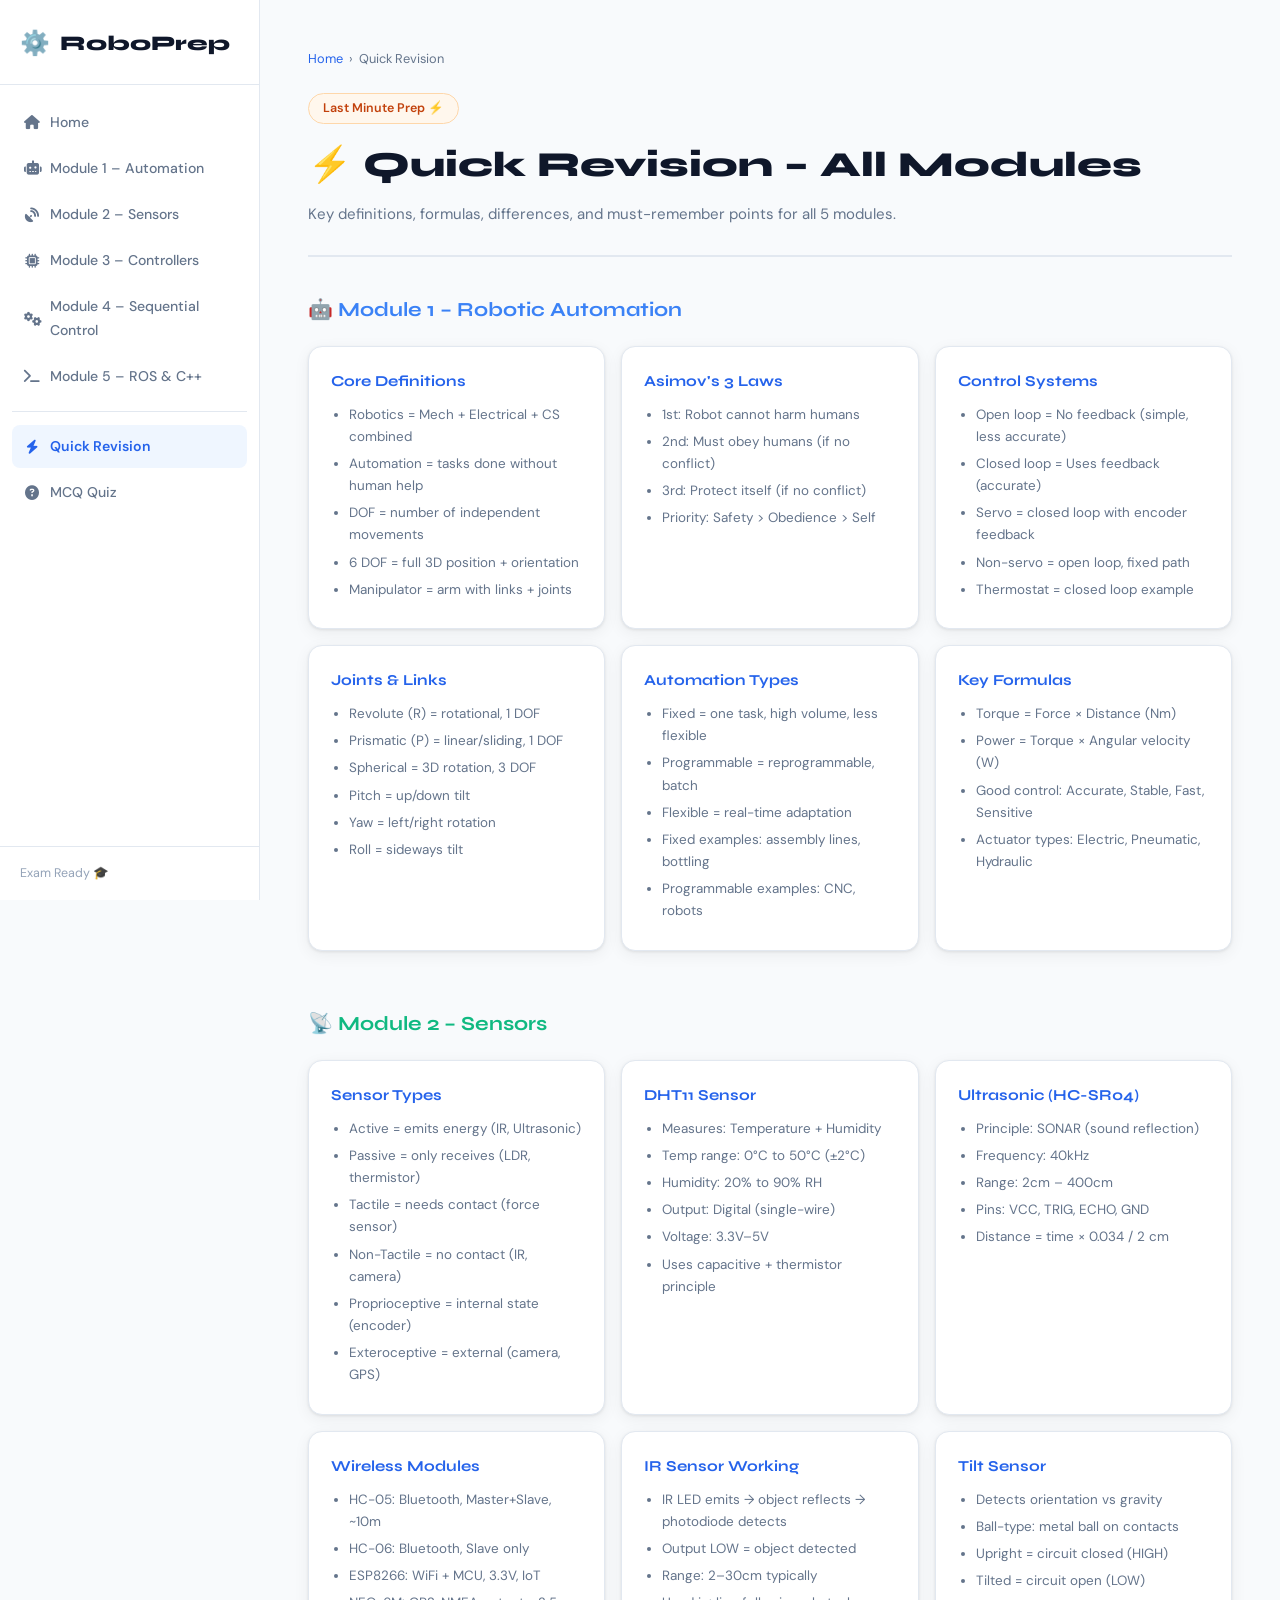
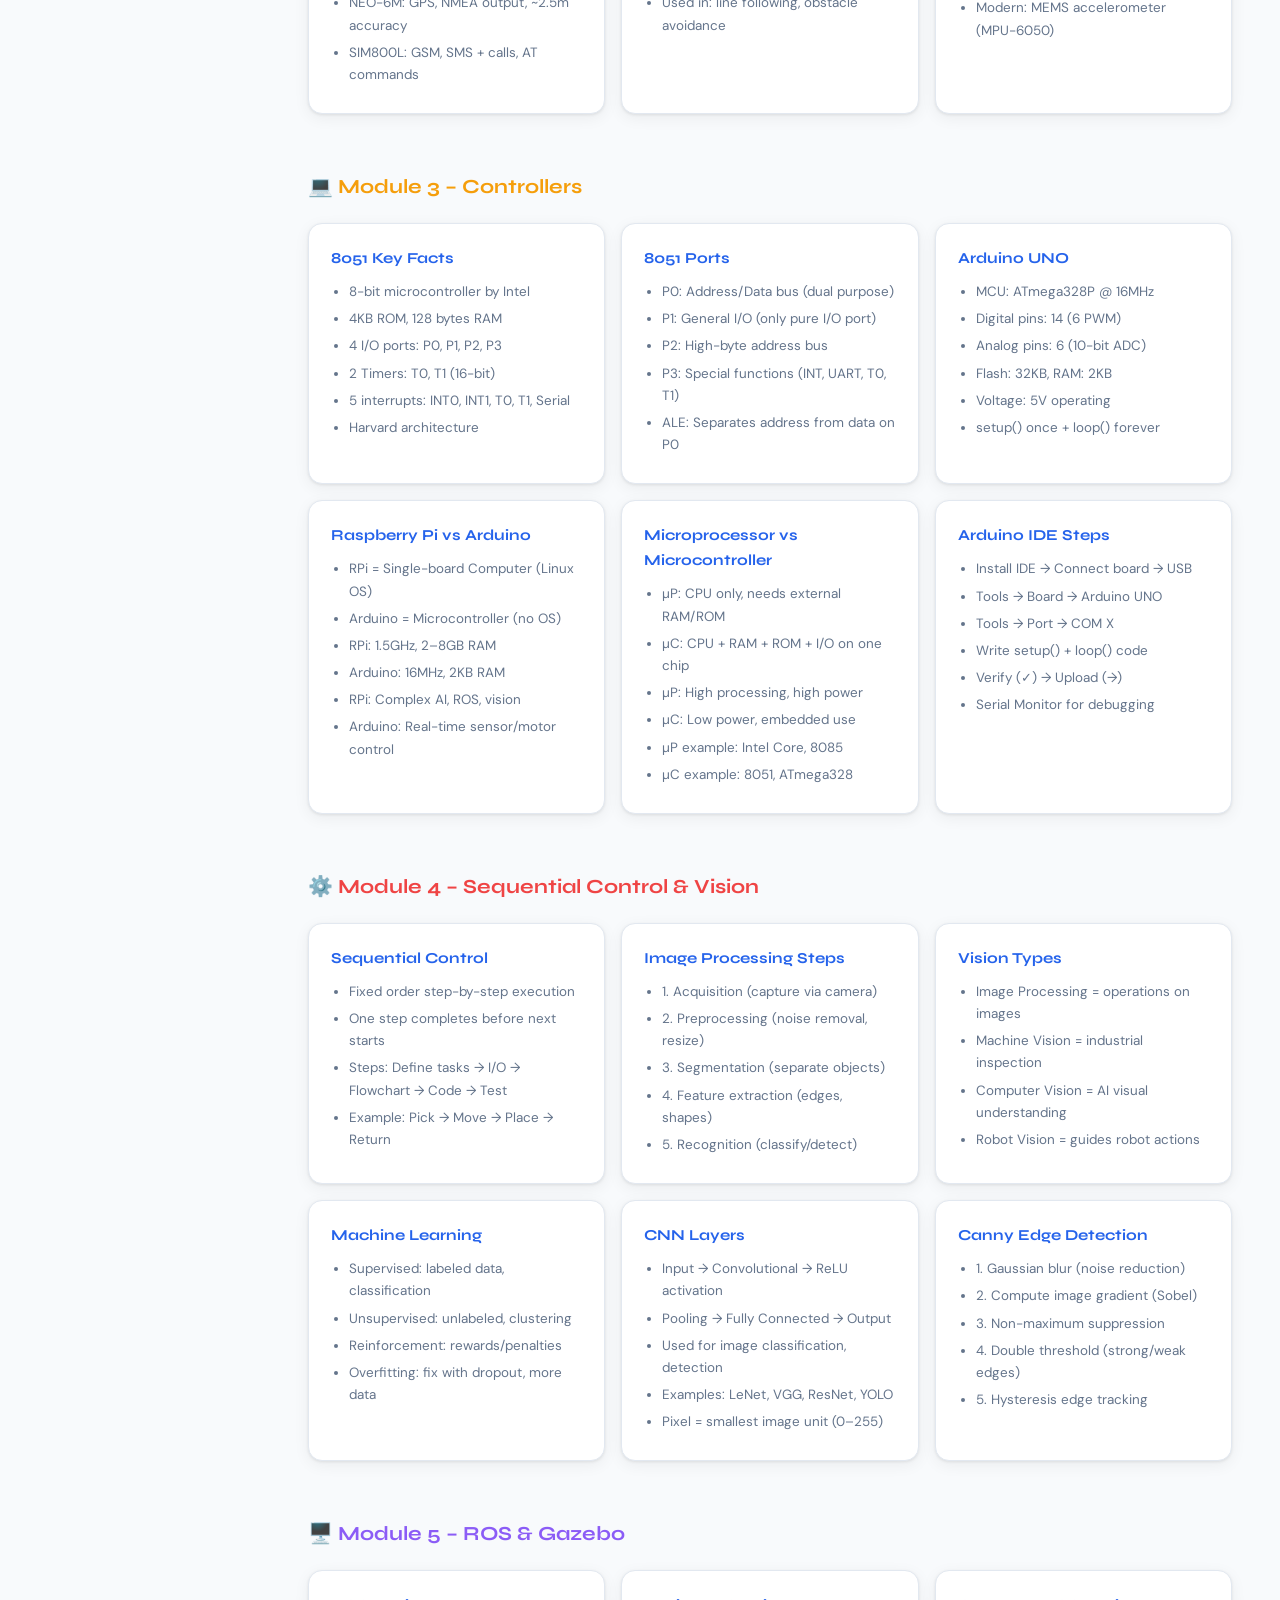
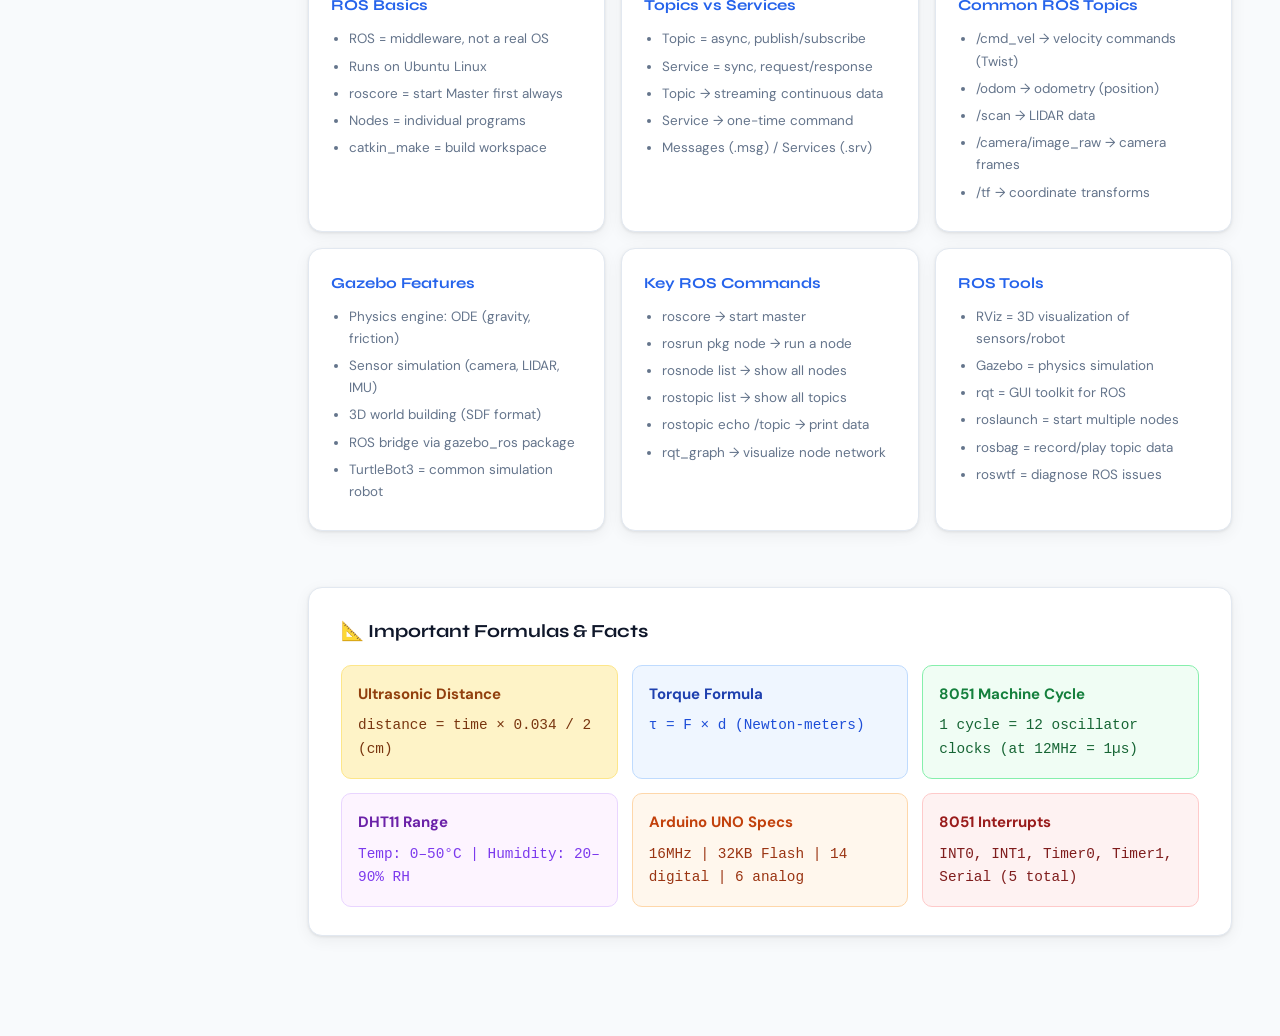
<file: quickrevision.html>
<!DOCTYPE html>
<html lang="en">
<head>
  <meta charset="UTF-8" /><meta name="viewport" content="width=device-width, initial-scale=1.0" />
  <title>Quick Revision | RoboPrep</title>
  <link rel="stylesheet" href="styles.css" />
  <link href="https://fonts.googleapis.com/css2?family=Syne:wght@400;600;700;800&family=DM+Sans:ital,opsz,wght@0,9..40,300;0,9..40,400;0,9..40,500;0,9..40,600;1,9..40,400&display=swap" rel="stylesheet" />
  <link rel="stylesheet" href="https://cdnjs.cloudflare.com/ajax/libs/font-awesome/6.5.0/css/all.min.css" />
</head>
<body>
<aside class="sidebar" id="sidebar">
  <div class="sidebar-logo"><span class="logo-icon">⚙️</span><span class="logo-text">RoboPrep</span></div>
  <nav class="sidebar-nav">
    <a href="index.html" class="nav-item"><i class="fas fa-home"></i> Home</a>
    <a href="module1.html" class="nav-item"><i class="fas fa-robot"></i> Module 1 – Automation</a>
    <a href="module2.html" class="nav-item"><i class="fas fa-satellite-dish"></i> Module 2 – Sensors</a>
    <a href="module3.html" class="nav-item"><i class="fas fa-microchip"></i> Module 3 – Controllers</a>
    <a href="module4.html" class="nav-item"><i class="fas fa-cogs"></i> Module 4 – Sequential Control</a>
    <a href="module5.html" class="nav-item"><i class="fas fa-terminal"></i> Module 5 – ROS & C++</a>
    <div class="nav-divider"></div>
    <a href="quickrevision.html" class="nav-item active"><i class="fas fa-bolt"></i> Quick Revision</a>
    <a href="quiz.html" class="nav-item"><i class="fas fa-question-circle"></i> MCQ Quiz</a>
  </nav>
  <div class="sidebar-footer">Exam Ready 🎓</div>
</aside>
<header class="mobile-header">
  <button class="hamburger" id="hamburger"><i class="fas fa-bars"></i></button>
  <span class="mobile-logo">⚙️ RoboPrep</span>
</header>

<main class="main-content">
  <div class="breadcrumb"><a href="index.html">Home</a> <span>›</span> Quick Revision</div>
  <div class="module-page-header">
    <div class="badge" style="background:#fff7ed;color:#c2410c;border:1px solid #fed7aa">Last Minute Prep ⚡</div>
    <h1>⚡ Quick Revision – All Modules</h1>
    <p>Key definitions, formulas, differences, and must-remember points for all 5 modules.</p>
  </div>

  <!-- MODULE 1 -->
  <div class="section">
    <h2 class="section-title" style="color:#3b82f6">🤖 Module 1 – Robotic Automation</h2>
    <div class="rev-grid">
      <div class="rev-card">
        <h4>Core Definitions</h4>
        <ul>
          <li>Robotics = Mech + Electrical + CS combined</li>
          <li>Automation = tasks done without human help</li>
          <li>DOF = number of independent movements</li>
          <li>6 DOF = full 3D position + orientation</li>
          <li>Manipulator = arm with links + joints</li>
        </ul>
      </div>
      <div class="rev-card">
        <h4>Asimov's 3 Laws</h4>
        <ul>
          <li>1st: Robot cannot harm humans</li>
          <li>2nd: Must obey humans (if no conflict)</li>
          <li>3rd: Protect itself (if no conflict)</li>
          <li>Priority: Safety > Obedience > Self</li>
        </ul>
      </div>
      <div class="rev-card">
        <h4>Control Systems</h4>
        <ul>
          <li>Open loop = No feedback (simple, less accurate)</li>
          <li>Closed loop = Uses feedback (accurate)</li>
          <li>Servo = closed loop with encoder feedback</li>
          <li>Non-servo = open loop, fixed path</li>
          <li>Thermostat = closed loop example</li>
        </ul>
      </div>
      <div class="rev-card">
        <h4>Joints & Links</h4>
        <ul>
          <li>Revolute (R) = rotational, 1 DOF</li>
          <li>Prismatic (P) = linear/sliding, 1 DOF</li>
          <li>Spherical = 3D rotation, 3 DOF</li>
          <li>Pitch = up/down tilt</li>
          <li>Yaw = left/right rotation</li>
          <li>Roll = sideways tilt</li>
        </ul>
      </div>
      <div class="rev-card">
        <h4>Automation Types</h4>
        <ul>
          <li>Fixed = one task, high volume, less flexible</li>
          <li>Programmable = reprogrammable, batch</li>
          <li>Flexible = real-time adaptation</li>
          <li>Fixed examples: assembly lines, bottling</li>
          <li>Programmable examples: CNC, robots</li>
        </ul>
      </div>
      <div class="rev-card">
        <h4>Key Formulas</h4>
        <ul>
          <li>Torque = Force × Distance (Nm)</li>
          <li>Power = Torque × Angular velocity (W)</li>
          <li>Good control: Accurate, Stable, Fast, Sensitive</li>
          <li>Actuator types: Electric, Pneumatic, Hydraulic</li>
        </ul>
      </div>
    </div>
  </div>

  <!-- MODULE 2 -->
  <div class="section">
    <h2 class="section-title" style="color:#10b981">📡 Module 2 – Sensors</h2>
    <div class="rev-grid">
      <div class="rev-card">
        <h4>Sensor Types</h4>
        <ul>
          <li>Active = emits energy (IR, Ultrasonic)</li>
          <li>Passive = only receives (LDR, thermistor)</li>
          <li>Tactile = needs contact (force sensor)</li>
          <li>Non-Tactile = no contact (IR, camera)</li>
          <li>Proprioceptive = internal state (encoder)</li>
          <li>Exteroceptive = external (camera, GPS)</li>
        </ul>
      </div>
      <div class="rev-card">
        <h4>DHT11 Sensor</h4>
        <ul>
          <li>Measures: Temperature + Humidity</li>
          <li>Temp range: 0°C to 50°C (±2°C)</li>
          <li>Humidity: 20% to 90% RH</li>
          <li>Output: Digital (single-wire)</li>
          <li>Voltage: 3.3V–5V</li>
          <li>Uses capacitive + thermistor principle</li>
        </ul>
      </div>
      <div class="rev-card">
        <h4>Ultrasonic (HC-SR04)</h4>
        <ul>
          <li>Principle: SONAR (sound reflection)</li>
          <li>Frequency: 40kHz</li>
          <li>Range: 2cm – 400cm</li>
          <li>Pins: VCC, TRIG, ECHO, GND</li>
          <li>Distance = time × 0.034 / 2 cm</li>
        </ul>
      </div>
      <div class="rev-card">
        <h4>Wireless Modules</h4>
        <ul>
          <li>HC-05: Bluetooth, Master+Slave, ~10m</li>
          <li>HC-06: Bluetooth, Slave only</li>
          <li>ESP8266: WiFi + MCU, 3.3V, IoT</li>
          <li>NEO-6M: GPS, NMEA output, ~2.5m accuracy</li>
          <li>SIM800L: GSM, SMS + calls, AT commands</li>
        </ul>
      </div>
      <div class="rev-card">
        <h4>IR Sensor Working</h4>
        <ul>
          <li>IR LED emits → object reflects → photodiode detects</li>
          <li>Output LOW = object detected</li>
          <li>Range: 2–30cm typically</li>
          <li>Used in: line following, obstacle avoidance</li>
        </ul>
      </div>
      <div class="rev-card">
        <h4>Tilt Sensor</h4>
        <ul>
          <li>Detects orientation vs gravity</li>
          <li>Ball-type: metal ball on contacts</li>
          <li>Upright = circuit closed (HIGH)</li>
          <li>Tilted = circuit open (LOW)</li>
          <li>Modern: MEMS accelerometer (MPU-6050)</li>
        </ul>
      </div>
    </div>
  </div>

  <!-- MODULE 3 -->
  <div class="section">
    <h2 class="section-title" style="color:#f59e0b">💻 Module 3 – Controllers</h2>
    <div class="rev-grid">
      <div class="rev-card">
        <h4>8051 Key Facts</h4>
        <ul>
          <li>8-bit microcontroller by Intel</li>
          <li>4KB ROM, 128 bytes RAM</li>
          <li>4 I/O ports: P0, P1, P2, P3</li>
          <li>2 Timers: T0, T1 (16-bit)</li>
          <li>5 interrupts: INT0, INT1, T0, T1, Serial</li>
          <li>Harvard architecture</li>
        </ul>
      </div>
      <div class="rev-card">
        <h4>8051 Ports</h4>
        <ul>
          <li>P0: Address/Data bus (dual purpose)</li>
          <li>P1: General I/O (only pure I/O port)</li>
          <li>P2: High-byte address bus</li>
          <li>P3: Special functions (INT, UART, T0, T1)</li>
          <li>ALE: Separates address from data on P0</li>
        </ul>
      </div>
      <div class="rev-card">
        <h4>Arduino UNO</h4>
        <ul>
          <li>MCU: ATmega328P @ 16MHz</li>
          <li>Digital pins: 14 (6 PWM)</li>
          <li>Analog pins: 6 (10-bit ADC)</li>
          <li>Flash: 32KB, RAM: 2KB</li>
          <li>Voltage: 5V operating</li>
          <li>setup() once + loop() forever</li>
        </ul>
      </div>
      <div class="rev-card">
        <h4>Raspberry Pi vs Arduino</h4>
        <ul>
          <li>RPi = Single-board Computer (Linux OS)</li>
          <li>Arduino = Microcontroller (no OS)</li>
          <li>RPi: 1.5GHz, 2–8GB RAM</li>
          <li>Arduino: 16MHz, 2KB RAM</li>
          <li>RPi: Complex AI, ROS, vision</li>
          <li>Arduino: Real-time sensor/motor control</li>
        </ul>
      </div>
      <div class="rev-card">
        <h4>Microprocessor vs Microcontroller</h4>
        <ul>
          <li>µP: CPU only, needs external RAM/ROM</li>
          <li>µC: CPU + RAM + ROM + I/O on one chip</li>
          <li>µP: High processing, high power</li>
          <li>µC: Low power, embedded use</li>
          <li>µP example: Intel Core, 8085</li>
          <li>µC example: 8051, ATmega328</li>
        </ul>
      </div>
      <div class="rev-card">
        <h4>Arduino IDE Steps</h4>
        <ul>
          <li>Install IDE → Connect board → USB</li>
          <li>Tools → Board → Arduino UNO</li>
          <li>Tools → Port → COM X</li>
          <li>Write setup() + loop() code</li>
          <li>Verify (✓) → Upload (→)</li>
          <li>Serial Monitor for debugging</li>
        </ul>
      </div>
    </div>
  </div>

  <!-- MODULE 4 -->
  <div class="section">
    <h2 class="section-title" style="color:#ef4444">⚙️ Module 4 – Sequential Control & Vision</h2>
    <div class="rev-grid">
      <div class="rev-card">
        <h4>Sequential Control</h4>
        <ul>
          <li>Fixed order step-by-step execution</li>
          <li>One step completes before next starts</li>
          <li>Steps: Define tasks → I/O → Flowchart → Code → Test</li>
          <li>Example: Pick → Move → Place → Return</li>
        </ul>
      </div>
      <div class="rev-card">
        <h4>Image Processing Steps</h4>
        <ul>
          <li>1. Acquisition (capture via camera)</li>
          <li>2. Preprocessing (noise removal, resize)</li>
          <li>3. Segmentation (separate objects)</li>
          <li>4. Feature extraction (edges, shapes)</li>
          <li>5. Recognition (classify/detect)</li>
        </ul>
      </div>
      <div class="rev-card">
        <h4>Vision Types</h4>
        <ul>
          <li>Image Processing = operations on images</li>
          <li>Machine Vision = industrial inspection</li>
          <li>Computer Vision = AI visual understanding</li>
          <li>Robot Vision = guides robot actions</li>
        </ul>
      </div>
      <div class="rev-card">
        <h4>Machine Learning</h4>
        <ul>
          <li>Supervised: labeled data, classification</li>
          <li>Unsupervised: unlabeled, clustering</li>
          <li>Reinforcement: rewards/penalties</li>
          <li>Overfitting: fix with dropout, more data</li>
        </ul>
      </div>
      <div class="rev-card">
        <h4>CNN Layers</h4>
        <ul>
          <li>Input → Convolutional → ReLU activation</li>
          <li>Pooling → Fully Connected → Output</li>
          <li>Used for image classification, detection</li>
          <li>Examples: LeNet, VGG, ResNet, YOLO</li>
          <li>Pixel = smallest image unit (0–255)</li>
        </ul>
      </div>
      <div class="rev-card">
        <h4>Canny Edge Detection</h4>
        <ul>
          <li>1. Gaussian blur (noise reduction)</li>
          <li>2. Compute image gradient (Sobel)</li>
          <li>3. Non-maximum suppression</li>
          <li>4. Double threshold (strong/weak edges)</li>
          <li>5. Hysteresis edge tracking</li>
        </ul>
      </div>
    </div>
  </div>

  <!-- MODULE 5 -->
  <div class="section">
    <h2 class="section-title" style="color:#8b5cf6">🖥️ Module 5 – ROS & Gazebo</h2>
    <div class="rev-grid">
      <div class="rev-card">
        <h4>ROS Basics</h4>
        <ul>
          <li>ROS = middleware, not a real OS</li>
          <li>Runs on Ubuntu Linux</li>
          <li>roscore = start Master first always</li>
          <li>Nodes = individual programs</li>
          <li>catkin_make = build workspace</li>
        </ul>
      </div>
      <div class="rev-card">
        <h4>Topics vs Services</h4>
        <ul>
          <li>Topic = async, publish/subscribe</li>
          <li>Service = sync, request/response</li>
          <li>Topic → streaming continuous data</li>
          <li>Service → one-time command</li>
          <li>Messages (.msg) / Services (.srv)</li>
        </ul>
      </div>
      <div class="rev-card">
        <h4>Common ROS Topics</h4>
        <ul>
          <li>/cmd_vel → velocity commands (Twist)</li>
          <li>/odom → odometry (position)</li>
          <li>/scan → LIDAR data</li>
          <li>/camera/image_raw → camera frames</li>
          <li>/tf → coordinate transforms</li>
        </ul>
      </div>
      <div class="rev-card">
        <h4>Gazebo Features</h4>
        <ul>
          <li>Physics engine: ODE (gravity, friction)</li>
          <li>Sensor simulation (camera, LIDAR, IMU)</li>
          <li>3D world building (SDF format)</li>
          <li>ROS bridge via gazebo_ros package</li>
          <li>TurtleBot3 = common simulation robot</li>
        </ul>
      </div>
      <div class="rev-card">
        <h4>Key ROS Commands</h4>
        <ul>
          <li>roscore → start master</li>
          <li>rosrun pkg node → run a node</li>
          <li>rosnode list → show all nodes</li>
          <li>rostopic list → show all topics</li>
          <li>rostopic echo /topic → print data</li>
          <li>rqt_graph → visualize node network</li>
        </ul>
      </div>
      <div class="rev-card">
        <h4>ROS Tools</h4>
        <ul>
          <li>RViz = 3D visualization of sensors/robot</li>
          <li>Gazebo = physics simulation</li>
          <li>rqt = GUI toolkit for ROS</li>
          <li>roslaunch = start multiple nodes</li>
          <li>rosbag = record/play topic data</li>
          <li>roswtf = diagnose ROS issues</li>
        </ul>
      </div>
    </div>
  </div>

  <!-- IMPORTANT FORMULA CARD -->
  <div class="content-card">
    <h2>📐 Important Formulas & Facts</h2>
    <div style="display:grid;grid-template-columns:repeat(auto-fill,minmax(250px,1fr));gap:14px">
      <div style="background:#fef3c7;border-radius:10px;padding:16px;border:1px solid #fde68a">
        <strong style="color:#92400e">Ultrasonic Distance</strong><br/>
        <code style="font-size:.9rem;display:block;margin-top:8px;color:#78350f">distance = time × 0.034 / 2 (cm)</code>
      </div>
      <div style="background:#eff6ff;border-radius:10px;padding:16px;border:1px solid #bfdbfe">
        <strong style="color:#1e40af">Torque Formula</strong><br/>
        <code style="font-size:.9rem;display:block;margin-top:8px;color:#1d4ed8">τ = F × d (Newton-meters)</code>
      </div>
      <div style="background:#f0fdf4;border-radius:10px;padding:16px;border:1px solid #86efac">
        <strong style="color:#15803d">8051 Machine Cycle</strong><br/>
        <code style="font-size:.9rem;display:block;margin-top:8px;color:#166534">1 cycle = 12 oscillator clocks (at 12MHz = 1µs)</code>
      </div>
      <div style="background:#fdf4ff;border-radius:10px;padding:16px;border:1px solid #e9d5ff">
        <strong style="color:#6b21a8">DHT11 Range</strong><br/>
        <code style="font-size:.9rem;display:block;margin-top:8px;color:#7c3aed">Temp: 0–50°C | Humidity: 20–90% RH</code>
      </div>
      <div style="background:#fff7ed;border-radius:10px;padding:16px;border:1px solid #fed7aa">
        <strong style="color:#c2410c">Arduino UNO Specs</strong><br/>
        <code style="font-size:.9rem;display:block;margin-top:8px;color:#9a3412">16MHz | 32KB Flash | 14 digital | 6 analog</code>
      </div>
      <div style="background:#fef2f2;border-radius:10px;padding:16px;border:1px solid #fecaca">
        <strong style="color:#991b1b">8051 Interrupts</strong><br/>
        <code style="font-size:.9rem;display:block;margin-top:8px;color:#7f1d1d">INT0, INT1, Timer0, Timer1, Serial (5 total)</code>
      </div>
    </div>
  </div>

</main>

<button class="scroll-top" id="scrollTop" onclick="window.scrollTo({top:0,behavior:'smooth'})"><i class="fas fa-arrow-up"></i></button>
<div class="sidebar-overlay" id="sidebarOverlay"></div>
<script src="script.js"></script>
</body>
</html>
</file>
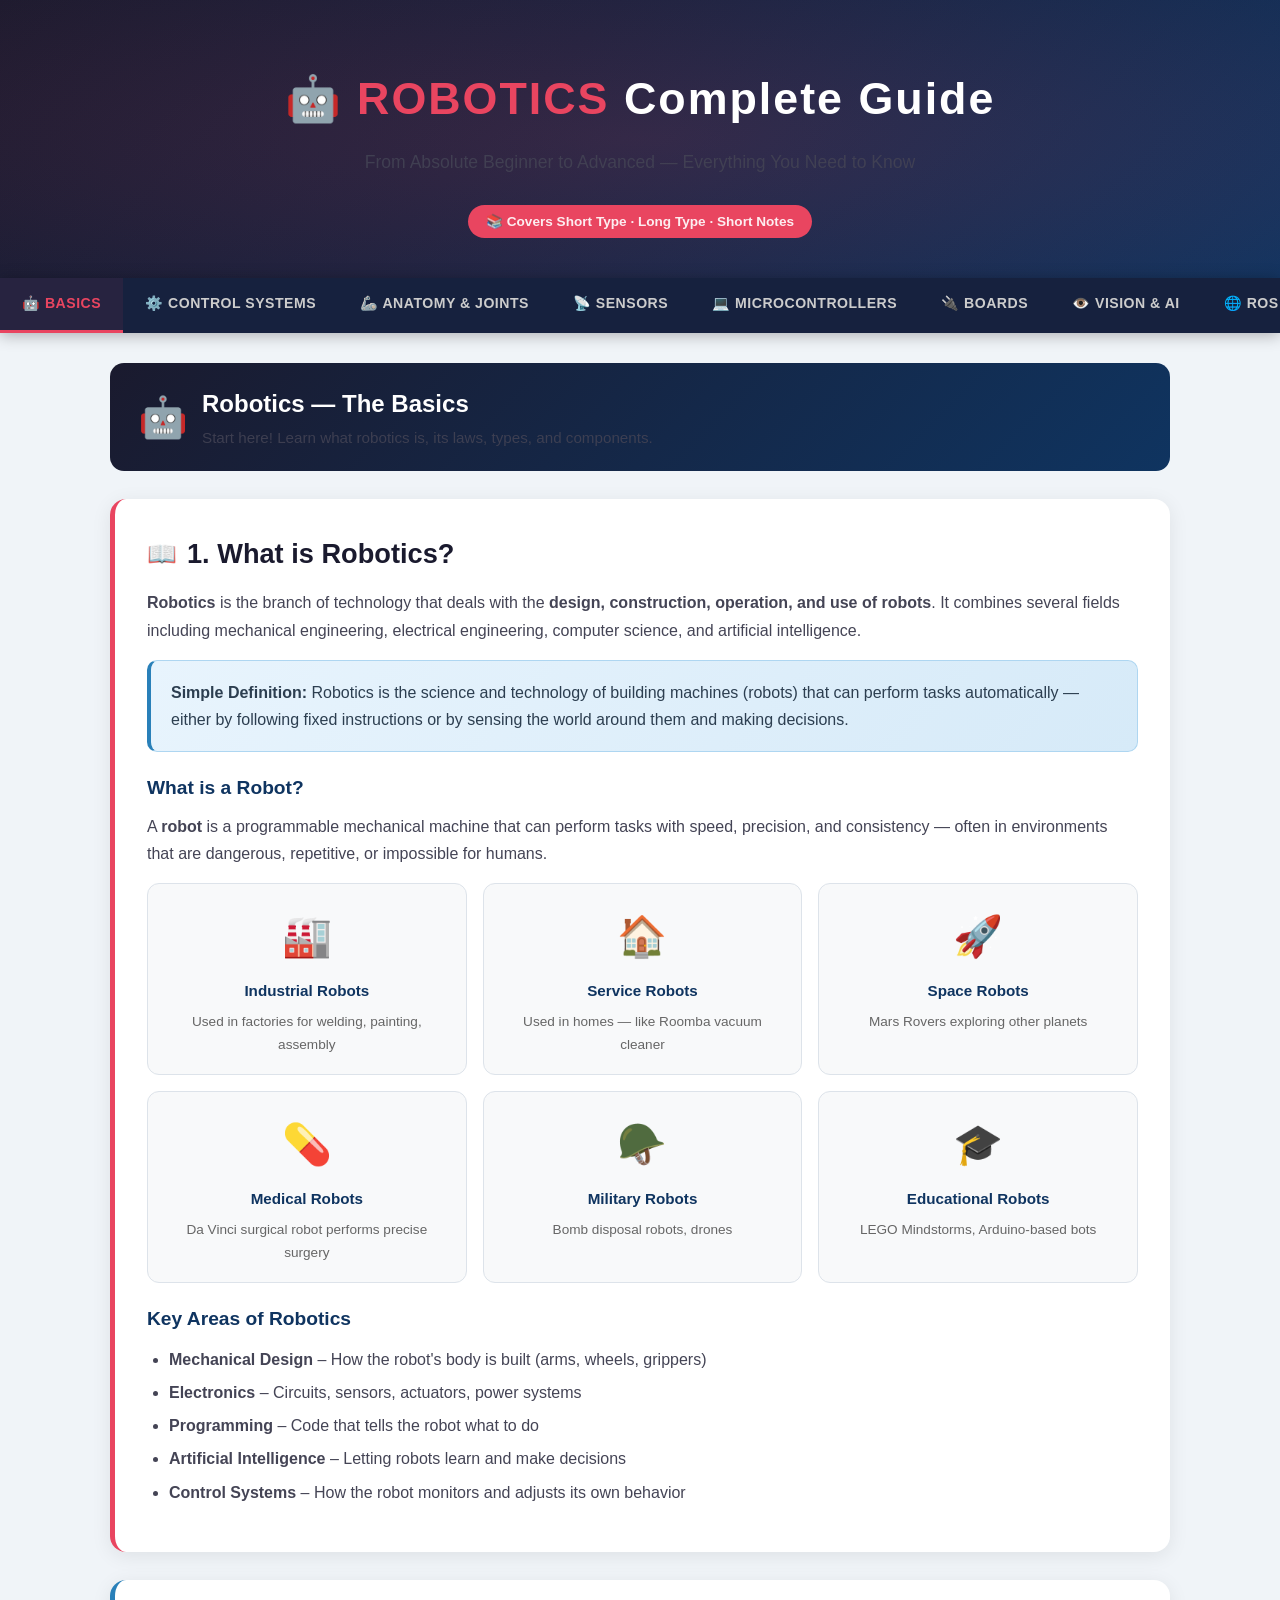
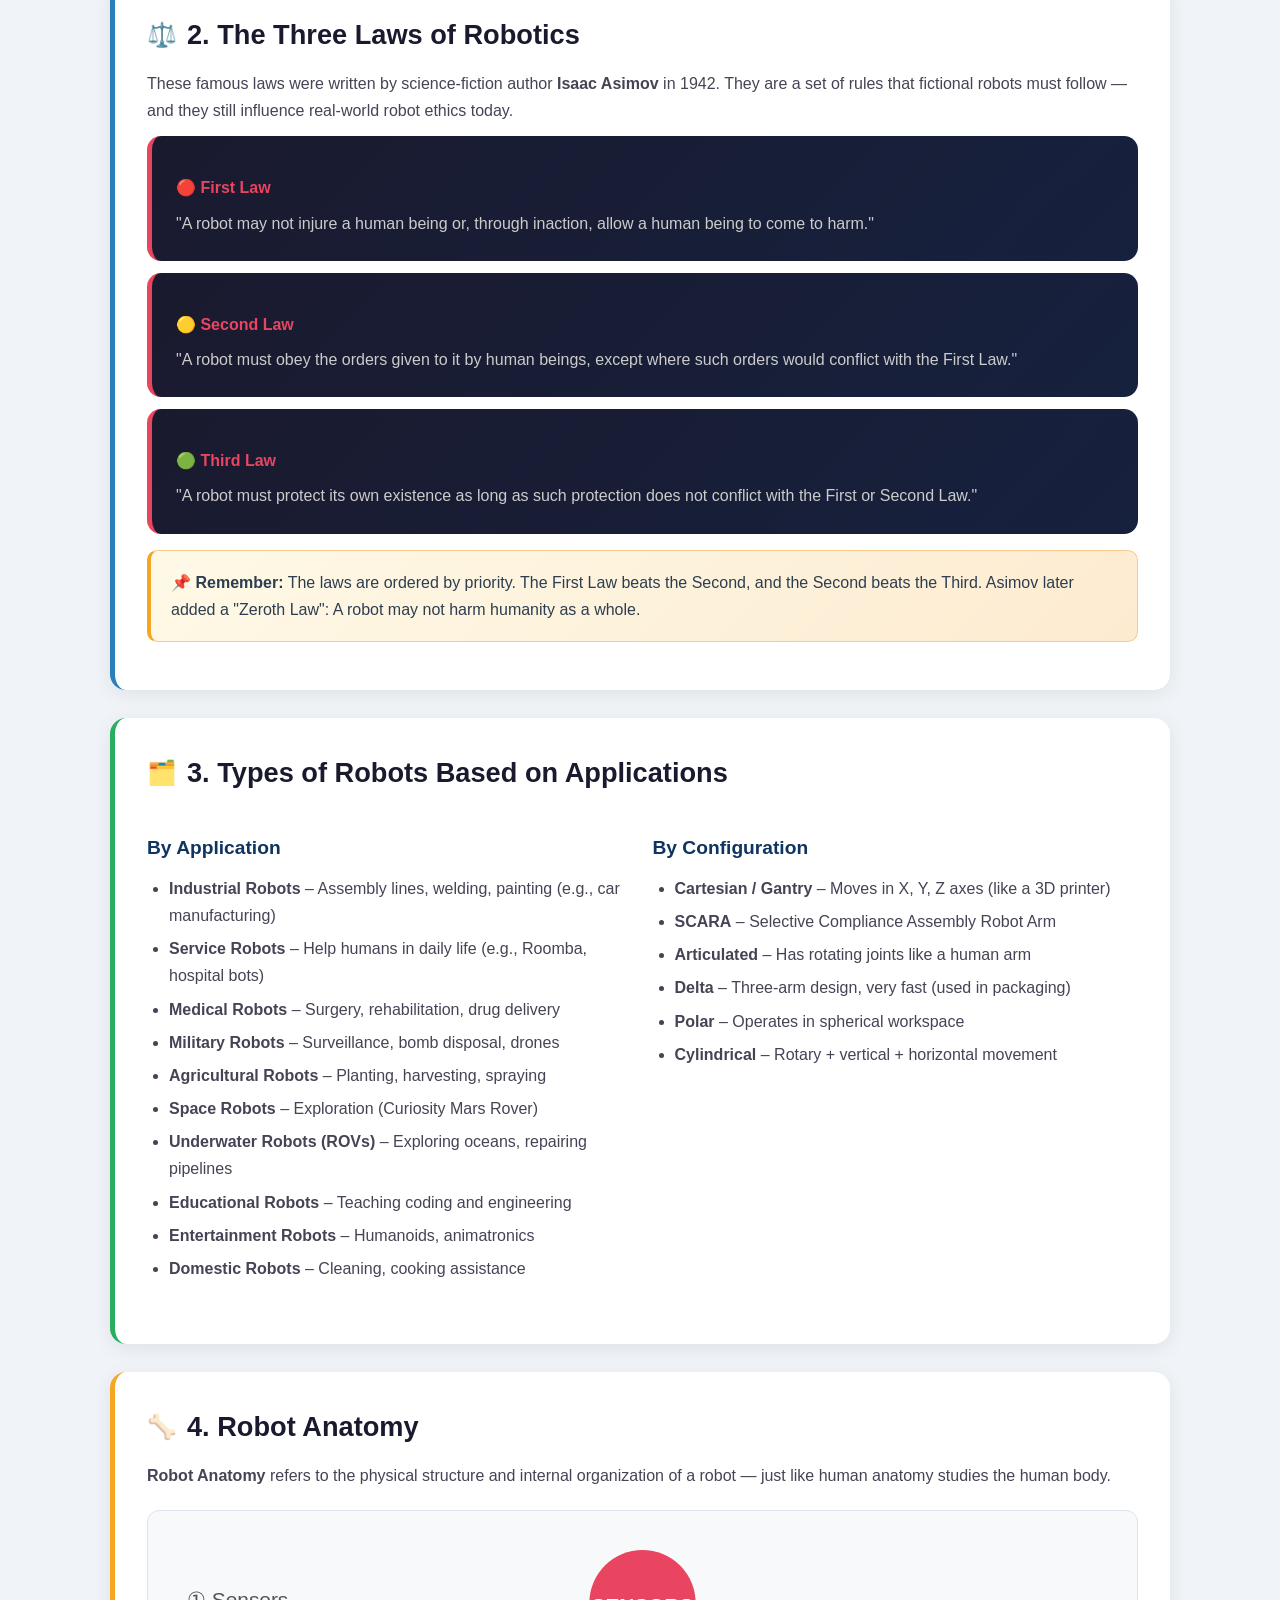
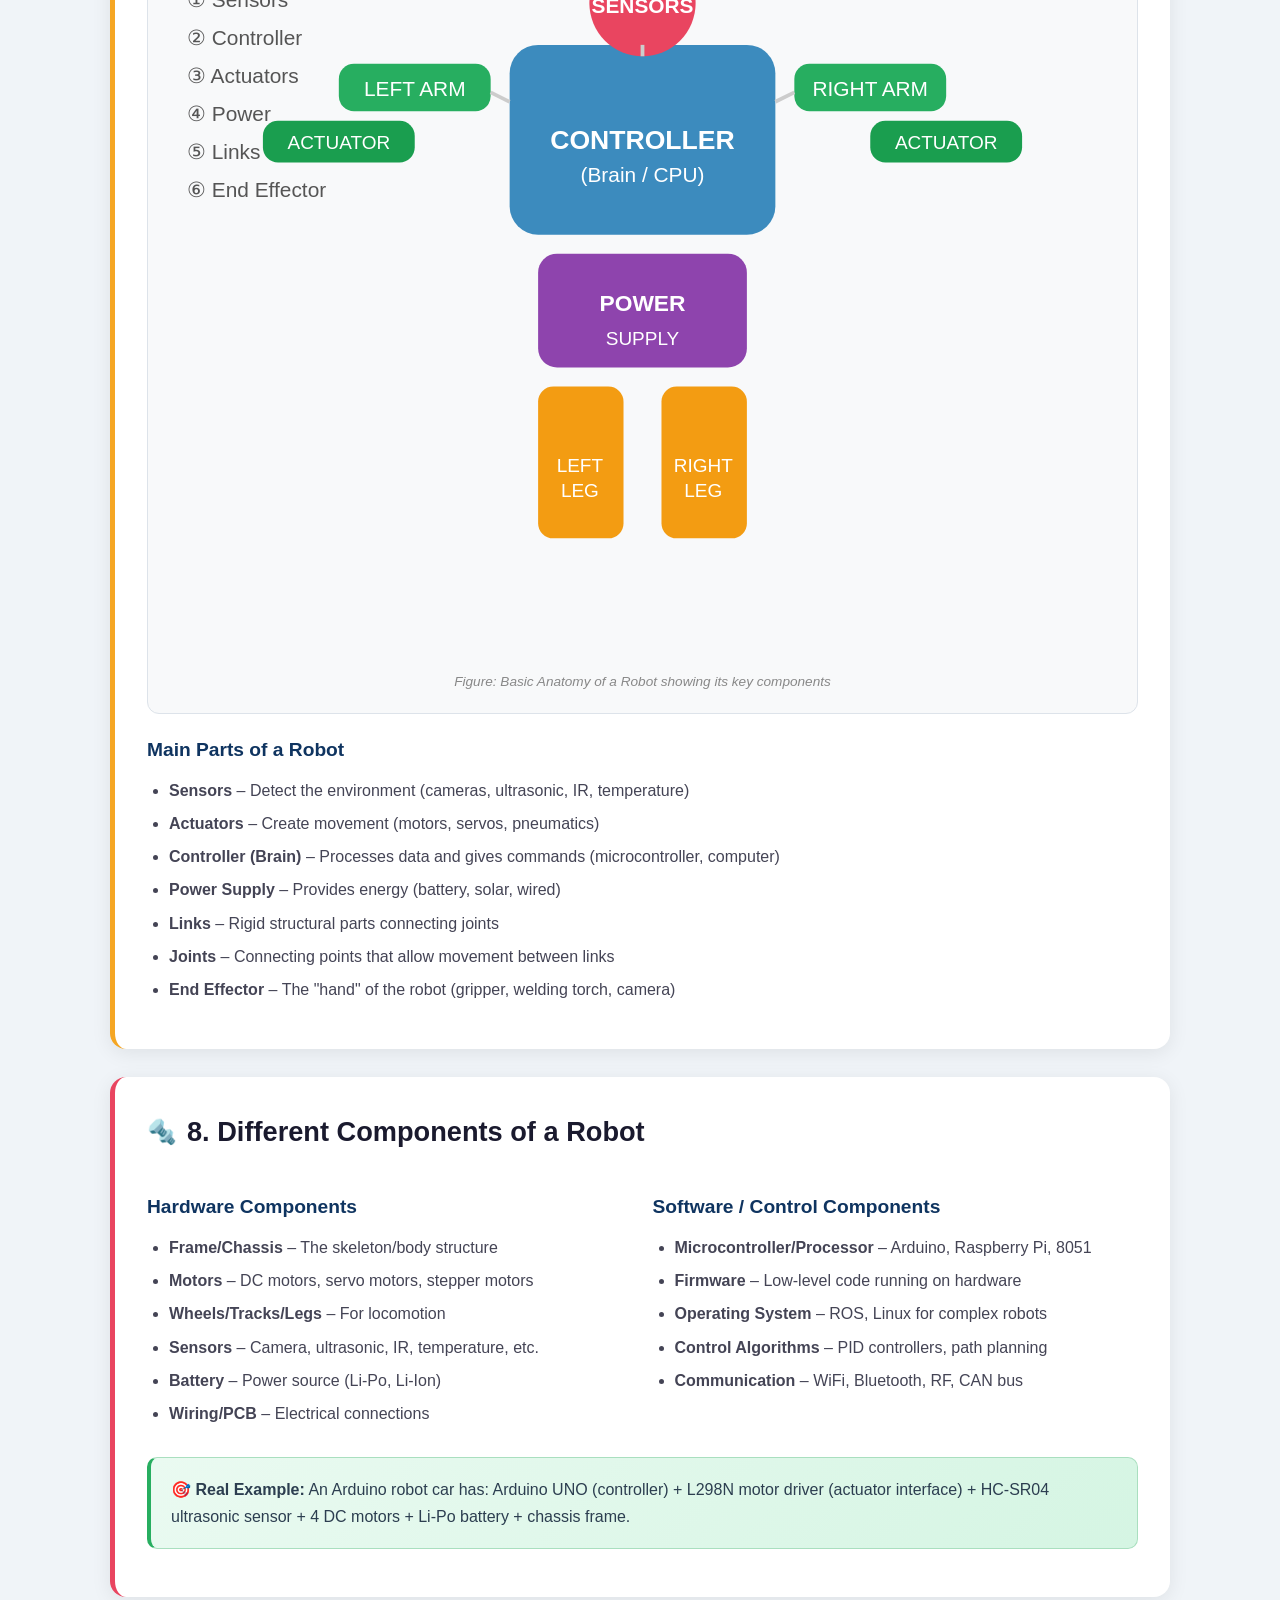
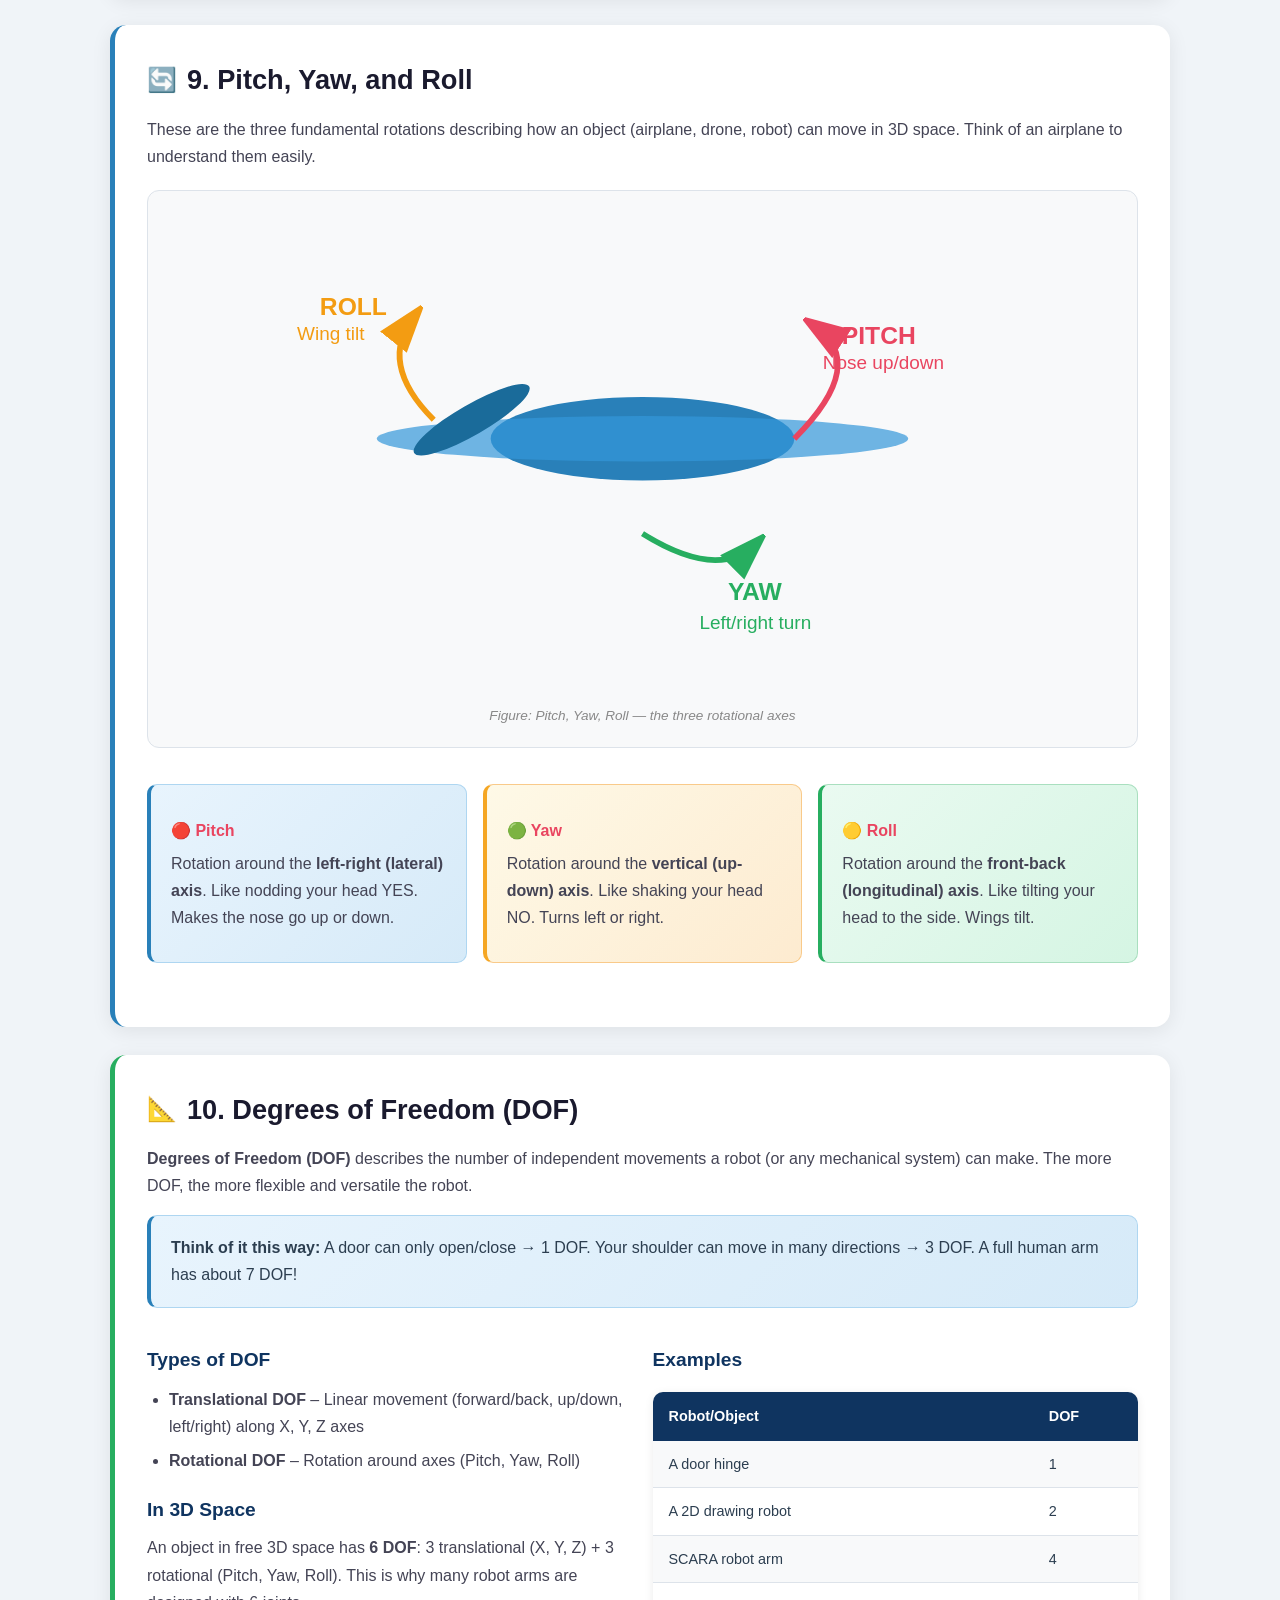
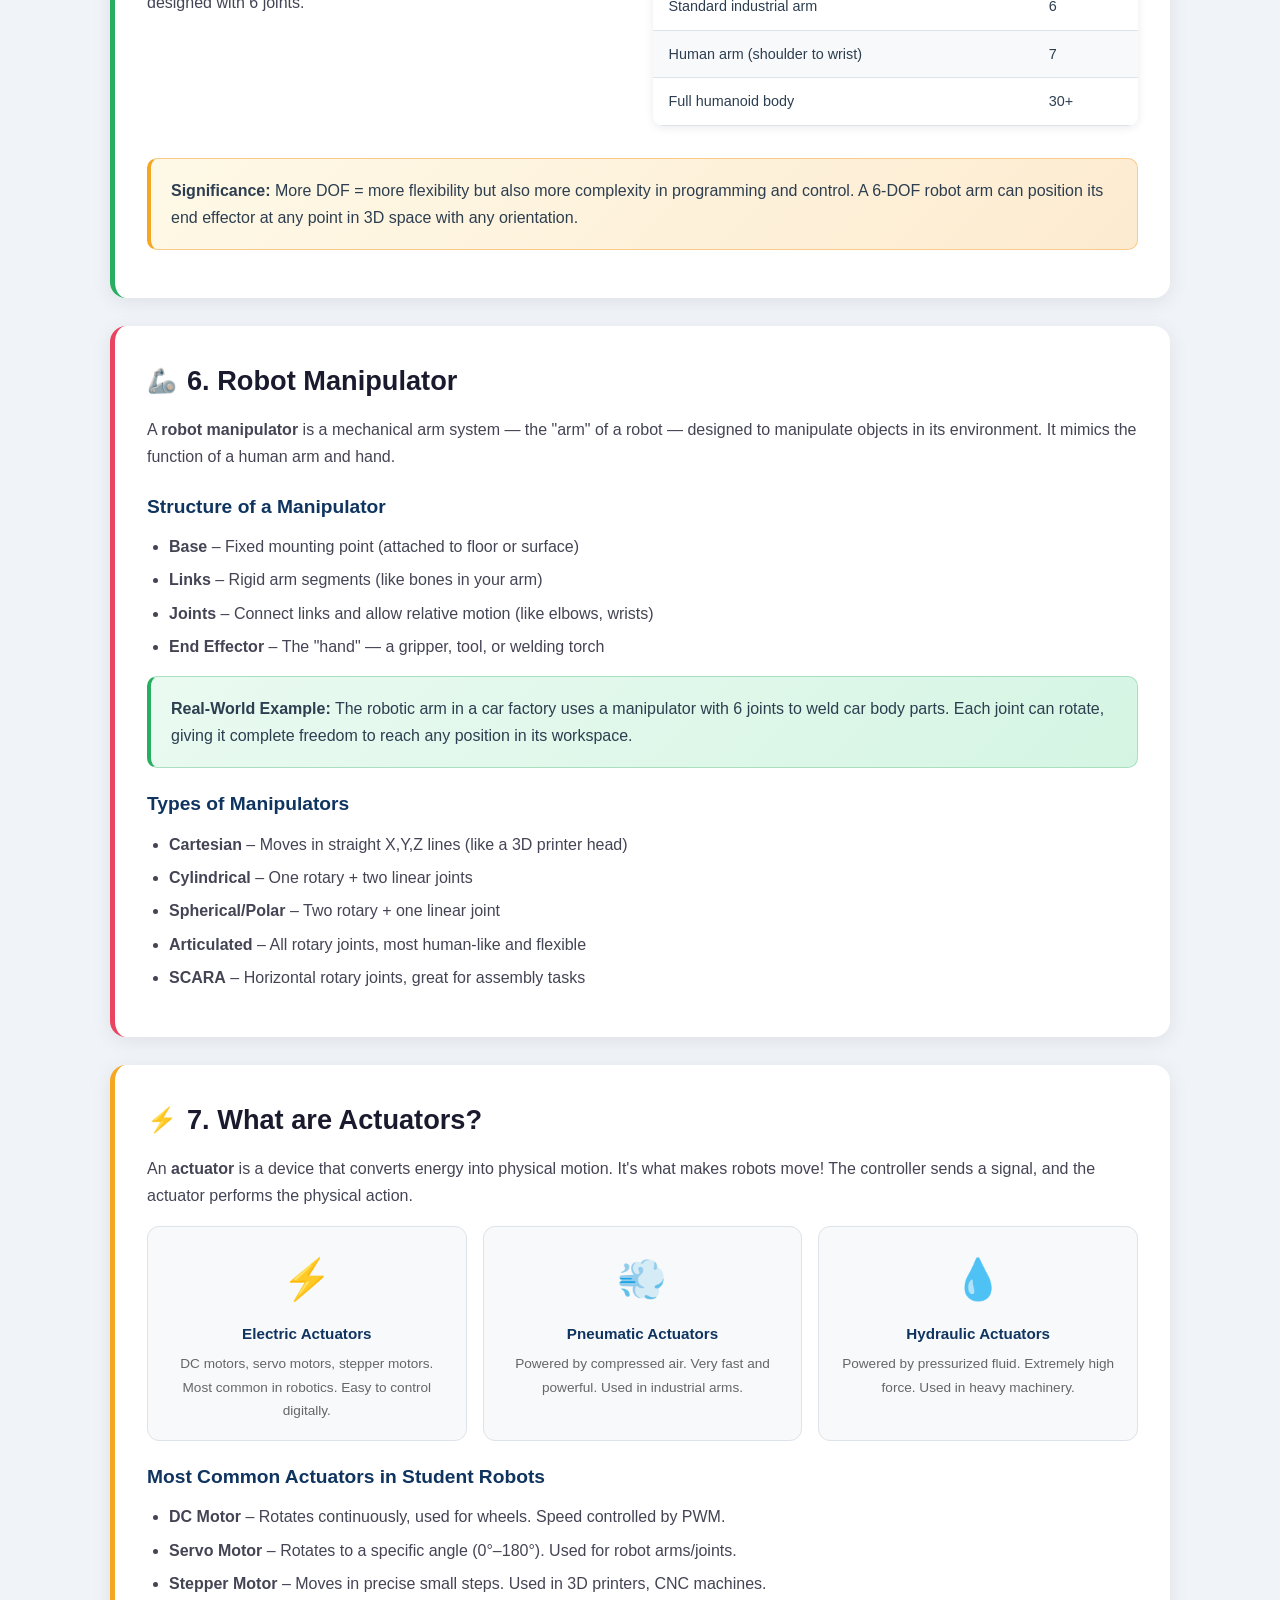
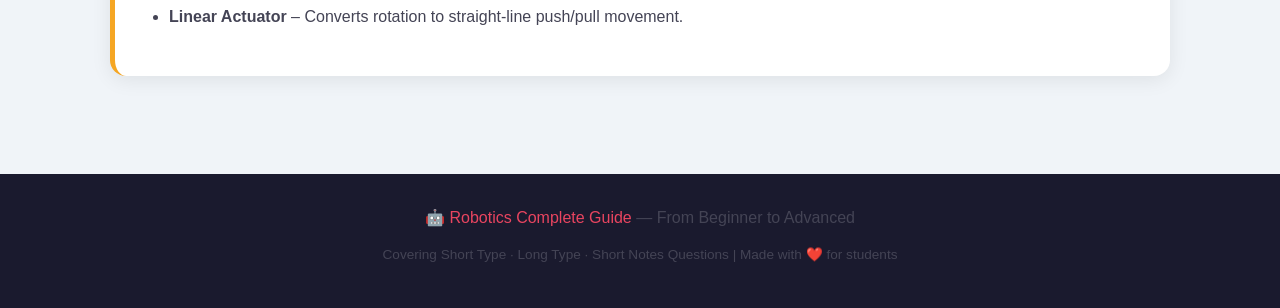
<file: robotics_guide.html>
<!DOCTYPE html>
<html lang="en">
<head>
<meta charset="UTF-8">
<meta name="viewport" content="width=device-width, initial-scale=1.0">
<title>Robotics Complete Guide – Beginner to Advanced</title>
<style>
  :root {
    --primary: #1a1a2e;
    --secondary: #16213e;
    --accent: #0f3460;
    --highlight: #e94560;
    --gold: #f5a623;
    --green: #27ae60;
    --blue: #2980b9;
    --light: #ecf0f1;
    --text: #2c3e50;
    --card-bg: #ffffff;
    --border: #dde3ea;
    --code-bg: #1e1e2e;
    --code-text: #cdd6f4;
  }
  * { margin:0; padding:0; box-sizing:border-box; }
  body { font-family:'Segoe UI',Tahoma,Geneva,Verdana,sans-serif; background:#f0f4f8; color:var(--text); line-height:1.7; }

  /* HEADER */
  header {
    background: linear-gradient(135deg, #1a1a2e 0%, #16213e 40%, #0f3460 100%);
    color:white; text-align:center; padding:60px 20px 40px;
    position:relative; overflow:hidden;
  }
  header::before {
    content:''; position:absolute; top:-50%; left:-50%; width:200%; height:200%;
    background: radial-gradient(ellipse at center, rgba(233,69,96,0.15) 0%, transparent 60%);
    animation: pulse 4s ease-in-out infinite;
  }
  @keyframes pulse { 0%,100%{transform:scale(1);} 50%{transform:scale(1.05);} }
  header h1 { font-size:2.8rem; font-weight:800; letter-spacing:2px; position:relative; }
  header h1 span { color:#e94560; }
  header p { font-size:1.1rem; opacity:0.85; margin-top:12px; position:relative; }
  .header-badge { display:inline-block; background:#e94560; color:white; padding:5px 18px; border-radius:20px; font-size:0.85rem; margin-top:15px; font-weight:600; }

  /* NAVIGATION */
  nav {
    background: var(--secondary);
    padding:0; position:sticky; top:0; z-index:1000;
    box-shadow:0 2px 15px rgba(0,0,0,0.3);
  }
  .nav-tabs { display:flex; overflow-x:auto; scrollbar-width:none; }
  .nav-tabs::-webkit-scrollbar { display:none; }
  .nav-tab {
    color:#ccc; padding:14px 22px; cursor:pointer; white-space:nowrap;
    font-size:0.88rem; font-weight:600; border-bottom:3px solid transparent;
    transition:all 0.3s; text-transform:uppercase; letter-spacing:0.5px;
  }
  .nav-tab:hover { color:white; background:rgba(255,255,255,0.05); }
  .nav-tab.active { color:#e94560; border-bottom-color:#e94560; background:rgba(233,69,96,0.08); }

  /* CONTENT */
  .content { max-width:1100px; margin:0 auto; padding:30px 20px; }
  .section { display:none; }
  .section.active { display:block; }

  /* CARDS */
  .card {
    background:var(--card-bg); border-radius:16px; padding:32px;
    margin-bottom:28px; box-shadow:0 4px 20px rgba(0,0,0,0.08);
    border-left:5px solid var(--highlight); transition:transform 0.2s, box-shadow 0.2s;
  }
  .card:hover { transform:translateY(-2px); box-shadow:0 8px 30px rgba(0,0,0,0.12); }
  .card.blue-border { border-left-color: var(--blue); }
  .card.green-border { border-left-color: var(--green); }
  .card.gold-border { border-left-color: var(--gold); }
  .card.purple-border { border-left-color: #9b59b6; }

  h2 { font-size:1.7rem; color:var(--primary); margin-bottom:12px; display:flex; align-items:center; gap:10px; }
  h2 .icon { font-size:1.5rem; }
  h3 { font-size:1.2rem; color:var(--accent); margin:20px 0 8px; }
  h4 { font-size:1rem; color:var(--highlight); margin:14px 0 6px; font-weight:700; }
  p { margin-bottom:12px; color:#445; }
  ul, ol { margin:10px 0 14px 22px; }
  li { margin-bottom:6px; color:#445; }

  /* HIGHLIGHT BOXES */
  .info-box {
    background:linear-gradient(135deg, #e8f4fd, #d6eaf8);
    border:1px solid #aed6f1; border-radius:10px; padding:18px 20px;
    margin:16px 0; border-left:4px solid #2980b9;
  }
  .warn-box {
    background:linear-gradient(135deg, #fef9e7, #fdebd0);
    border:1px solid #f9ca8a; border-radius:10px; padding:18px 20px;
    margin:16px 0; border-left:4px solid #f5a623;
  }
  .success-box {
    background:linear-gradient(135deg, #eafaf1, #d5f5e3);
    border:1px solid #a9dfbf; border-radius:10px; padding:18px 20px;
    margin:16px 0; border-left:4px solid #27ae60;
  }
  .example-box {
    background:#1e1e2e; color:#cdd6f4; border-radius:12px; padding:20px;
    margin:16px 0; font-family:'Courier New',monospace; font-size:0.9rem;
    line-height:1.8; overflow-x:auto;
  }
  .example-box .comment { color:#6272a4; }
  .example-box .keyword { color:#ff79c6; }
  .example-box .string { color:#f1fa8c; }
  .example-box .number { color:#bd93f9; }
  .example-box .func { color:#50fa7b; }

  /* DIAGRAM CONTAINERS */
  .diagram { text-align:center; margin:20px 0; background:#f8f9fa; border-radius:12px; padding:20px; border:1px solid var(--border); }
  .diagram svg { max-width:100%; height:auto; }
  .diagram-caption { font-size:0.85rem; color:#888; margin-top:10px; font-style:italic; }

  /* COMPARISON TABLE */
  table { width:100%; border-collapse:collapse; margin:16px 0; border-radius:10px; overflow:hidden; box-shadow:0 2px 10px rgba(0,0,0,0.08); }
  th { background:var(--accent); color:white; padding:12px 16px; text-align:left; font-size:0.9rem; }
  td { padding:11px 16px; border-bottom:1px solid var(--border); font-size:0.9rem; }
  tr:nth-child(even) td { background:#f8f9fa; }
  tr:hover td { background:#eef2ff; }

  /* TAGS / BADGES */
  .tag { display:inline-block; background:#e94560; color:white; padding:3px 12px; border-radius:20px; font-size:0.78rem; font-weight:700; margin:3px; }
  .tag.blue { background:#2980b9; }
  .tag.green { background:#27ae60; }
  .tag.gold { background:#f39c12; }
  .tag.purple { background:#8e44ad; }

  /* GRID */
  .grid-2 { display:grid; grid-template-columns:1fr 1fr; gap:20px; margin:16px 0; }
  .grid-3 { display:grid; grid-template-columns:repeat(3,1fr); gap:16px; margin:16px 0; }
  @media(max-width:700px) { .grid-2,.grid-3 { grid-template-columns:1fr; } header h1 { font-size:1.8rem; } }

  /* MINI CARD */
  .mini-card {
    background:#f8f9fa; border-radius:12px; padding:18px;
    border:1px solid var(--border); text-align:center;
  }
  .mini-card .emoji { font-size:2.5rem; margin-bottom:8px; }
  .mini-card h4 { color:var(--accent); font-size:0.95rem; margin:0 0 6px; }
  .mini-card p { font-size:0.85rem; color:#666; margin:0; }

  /* SECTION TITLE */
  .section-title {
    background:linear-gradient(135deg, var(--primary), var(--accent));
    color:white; padding:20px 28px; border-radius:14px; margin-bottom:28px;
    display:flex; align-items:center; gap:14px;
  }
  .section-title .big-icon { font-size:2.5rem; }
  .section-title h1 { font-size:1.5rem; font-weight:800; }
  .section-title p { opacity:0.85; font-size:0.95rem; margin:0; }

  /* NUMBER STEPS */
  .steps { counter-reset:step; }
  .step { display:flex; gap:16px; margin:14px 0; align-items:flex-start; }
  .step-num {
    counter-increment:step; min-width:36px; height:36px;
    background:var(--highlight); color:white; border-radius:50%;
    display:flex; align-items:center; justify-content:center;
    font-weight:800; font-size:0.95rem; flex-shrink:0;
  }
  .step-content h4 { margin:0 0 4px; color:var(--accent); }
  .step-content p { margin:0; font-size:0.9rem; }

  /* LAWS BOX */
  .law-box {
    background:linear-gradient(135deg, #1a1a2e, #16213e);
    color:white; border-radius:14px; padding:24px; margin:12px 0;
    border-left:5px solid #e94560;
  }
  .law-box h4 { color:#e94560; font-size:1rem; margin-bottom:8px; }
  .law-box p { color:#ccc; margin:0; }

  /* FOOTER */
  footer {
    background:var(--primary); color:#aaa; text-align:center;
    padding:30px 20px; margin-top:40px;
  }
  footer span { color:#e94560; }

  /* SEARCH */
  .search-bar {
    display:flex; gap:10px; margin-bottom:24px;
  }
  .search-bar input {
    flex:1; padding:12px 18px; border:2px solid var(--border); border-radius:10px;
    font-size:1rem; outline:none; transition:border-color 0.2s;
  }
  .search-bar input:focus { border-color:var(--highlight); }
  .search-bar button {
    background:var(--highlight); color:white; border:none; padding:12px 22px;
    border-radius:10px; cursor:pointer; font-weight:700;
  }
</style>
</head>
<body>

<header>
  <h1>🤖 <span>ROBOTICS</span> Complete Guide</h1>
  <p>From Absolute Beginner to Advanced — Everything You Need to Know</p>
  <div class="header-badge">📚 Covers Short Type · Long Type · Short Notes</div>
</header>

<nav>
  <div class="nav-tabs">
    <div class="nav-tab active" onclick="showSection('basics')">🤖 Basics</div>
    <div class="nav-tab" onclick="showSection('control')">⚙️ Control Systems</div>
    <div class="nav-tab" onclick="showSection('anatomy')">🦾 Anatomy & Joints</div>
    <div class="nav-tab" onclick="showSection('sensors')">📡 Sensors</div>
    <div class="nav-tab" onclick="showSection('micro')">💻 Microcontrollers</div>
    <div class="nav-tab" onclick="showSection('boards')">🔌 Boards</div>
    <div class="nav-tab" onclick="showSection('vision')">👁️ Vision & AI</div>
    <div class="nav-tab" onclick="showSection('ros')">🌐 ROS</div>
    <div class="nav-tab" onclick="showSection('automation')">🏭 Automation</div>
  </div>
</nav>

<div class="content">

<!-- ===================== SECTION: BASICS ===================== -->
<div class="section active" id="basics">
  <div class="section-title">
    <div class="big-icon">🤖</div>
    <div>
      <h1>Robotics — The Basics</h1>
      <p>Start here! Learn what robotics is, its laws, types, and components.</p>
    </div>
  </div>

  <!-- 1. Define Robotics -->
  <div class="card">
    <h2><span class="icon">📖</span> 1. What is Robotics?</h2>
    <p><strong>Robotics</strong> is the branch of technology that deals with the <strong>design, construction, operation, and use of robots</strong>. It combines several fields including mechanical engineering, electrical engineering, computer science, and artificial intelligence.</p>
    <div class="info-box">
      <strong>Simple Definition:</strong> Robotics is the science and technology of building machines (robots) that can perform tasks automatically — either by following fixed instructions or by sensing the world around them and making decisions.
    </div>
    <h3>What is a Robot?</h3>
    <p>A <strong>robot</strong> is a programmable mechanical machine that can perform tasks with speed, precision, and consistency — often in environments that are dangerous, repetitive, or impossible for humans.</p>
    <div class="grid-3">
      <div class="mini-card"><div class="emoji">🏭</div><h4>Industrial Robots</h4><p>Used in factories for welding, painting, assembly</p></div>
      <div class="mini-card"><div class="emoji">🏠</div><h4>Service Robots</h4><p>Used in homes — like Roomba vacuum cleaner</p></div>
      <div class="mini-card"><div class="emoji">🚀</div><h4>Space Robots</h4><p>Mars Rovers exploring other planets</p></div>
      <div class="mini-card"><div class="emoji">💊</div><h4>Medical Robots</h4><p>Da Vinci surgical robot performs precise surgery</p></div>
      <div class="mini-card"><div class="emoji">🪖</div><h4>Military Robots</h4><p>Bomb disposal robots, drones</p></div>
      <div class="mini-card"><div class="emoji">🎓</div><h4>Educational Robots</h4><p>LEGO Mindstorms, Arduino-based bots</p></div>
    </div>
    <h3>Key Areas of Robotics</h3>
    <ul>
      <li><strong>Mechanical Design</strong> – How the robot's body is built (arms, wheels, grippers)</li>
      <li><strong>Electronics</strong> – Circuits, sensors, actuators, power systems</li>
      <li><strong>Programming</strong> – Code that tells the robot what to do</li>
      <li><strong>Artificial Intelligence</strong> – Letting robots learn and make decisions</li>
      <li><strong>Control Systems</strong> – How the robot monitors and adjusts its own behavior</li>
    </ul>
  </div>

  <!-- 2. Three Laws -->
  <div class="card blue-border">
    <h2><span class="icon">⚖️</span> 2. The Three Laws of Robotics</h2>
    <p>These famous laws were written by science-fiction author <strong>Isaac Asimov</strong> in 1942. They are a set of rules that fictional robots must follow — and they still influence real-world robot ethics today.</p>
    <div class="law-box">
      <h4>🔴 First Law</h4>
      <p>"A robot may not injure a human being or, through inaction, allow a human being to come to harm."</p>
    </div>
    <div class="law-box">
      <h4>🟡 Second Law</h4>
      <p>"A robot must obey the orders given to it by human beings, except where such orders would conflict with the First Law."</p>
    </div>
    <div class="law-box">
      <h4>🟢 Third Law</h4>
      <p>"A robot must protect its own existence as long as such protection does not conflict with the First or Second Law."</p>
    </div>
    <div class="warn-box">
      <strong>📌 Remember:</strong> The laws are ordered by priority. The First Law beats the Second, and the Second beats the Third. Asimov later added a "Zeroth Law": A robot may not harm humanity as a whole.
    </div>
  </div>

  <!-- 3. Types of Robots -->
  <div class="card green-border">
    <h2><span class="icon">🗂️</span> 3. Types of Robots Based on Applications</h2>
    <div class="grid-2">
      <div>
        <h3>By Application</h3>
        <ul>
          <li><strong>Industrial Robots</strong> – Assembly lines, welding, painting (e.g., car manufacturing)</li>
          <li><strong>Service Robots</strong> – Help humans in daily life (e.g., Roomba, hospital bots)</li>
          <li><strong>Medical Robots</strong> – Surgery, rehabilitation, drug delivery</li>
          <li><strong>Military Robots</strong> – Surveillance, bomb disposal, drones</li>
          <li><strong>Agricultural Robots</strong> – Planting, harvesting, spraying</li>
          <li><strong>Space Robots</strong> – Exploration (Curiosity Mars Rover)</li>
          <li><strong>Underwater Robots (ROVs)</strong> – Exploring oceans, repairing pipelines</li>
          <li><strong>Educational Robots</strong> – Teaching coding and engineering</li>
          <li><strong>Entertainment Robots</strong> – Humanoids, animatronics</li>
          <li><strong>Domestic Robots</strong> – Cleaning, cooking assistance</li>
        </ul>
      </div>
      <div>
        <h3>By Configuration</h3>
        <ul>
          <li><strong>Cartesian / Gantry</strong> – Moves in X, Y, Z axes (like a 3D printer)</li>
          <li><strong>SCARA</strong> – Selective Compliance Assembly Robot Arm</li>
          <li><strong>Articulated</strong> – Has rotating joints like a human arm</li>
          <li><strong>Delta</strong> – Three-arm design, very fast (used in packaging)</li>
          <li><strong>Polar</strong> – Operates in spherical workspace</li>
          <li><strong>Cylindrical</strong> – Rotary + vertical + horizontal movement</li>
        </ul>
      </div>
    </div>
  </div>

  <!-- 4. Robot Anatomy -->
  <div class="card gold-border">
    <h2><span class="icon">🦴</span> 4. Robot Anatomy</h2>
    <p><strong>Robot Anatomy</strong> refers to the physical structure and internal organization of a robot — just like human anatomy studies the human body.</p>
    <div class="diagram">
      <svg viewBox="0 0 500 380" xmlns="http://www.w3.org/2000/svg">
        <!-- Body outline -->
        <rect x="180" y="60" width="140" height="100" rx="15" fill="#2980b9" opacity="0.9"/>
        <text x="250" y="115" text-anchor="middle" fill="white" font-size="14" font-weight="bold">CONTROLLER</text>
        <text x="250" y="132" text-anchor="middle" fill="white" font-size="11">(Brain / CPU)</text>
        <!-- Head -->
        <circle cx="250" cy="38" r="28" fill="#e94560"/>
        <text x="250" y="43" text-anchor="middle" fill="white" font-size="11" font-weight="bold">SENSORS</text>
        <!-- Left arm -->
        <rect x="90" y="70" width="80" height="25" rx="8" fill="#27ae60"/>
        <text x="130" y="87" text-anchor="middle" fill="white" font-size="11">LEFT ARM</text>
        <rect x="50" y="100" width="80" height="22" rx="8" fill="#1a9e4f"/>
        <text x="90" y="115" text-anchor="middle" fill="white" font-size="10">ACTUATOR</text>
        <!-- Right arm -->
        <rect x="330" y="70" width="80" height="25" rx="8" fill="#27ae60"/>
        <text x="370" y="87" text-anchor="middle" fill="white" font-size="11">RIGHT ARM</text>
        <rect x="370" y="100" width="80" height="22" rx="8" fill="#1a9e4f"/>
        <text x="410" y="115" text-anchor="middle" fill="white" font-size="10">ACTUATOR</text>
        <!-- Torso / Power -->
        <rect x="195" y="170" width="110" height="60" rx="10" fill="#8e44ad"/>
        <text x="250" y="200" text-anchor="middle" fill="white" font-size="12" font-weight="bold">POWER</text>
        <text x="250" y="218" text-anchor="middle" fill="white" font-size="10">SUPPLY</text>
        <!-- Legs -->
        <rect x="195" y="240" width="45" height="80" rx="8" fill="#f39c12"/>
        <text x="217" y="285" text-anchor="middle" fill="white" font-size="10">LEFT</text>
        <text x="217" y="298" text-anchor="middle" fill="white" font-size="10">LEG</text>
        <rect x="260" y="240" width="45" height="80" rx="8" fill="#f39c12"/>
        <text x="282" y="285" text-anchor="middle" fill="white" font-size="10">RIGHT</text>
        <text x="282" y="298" text-anchor="middle" fill="white" font-size="10">LEG</text>
        <!-- Connectors -->
        <line x1="250" y1="66" x2="250" y2="60" stroke="#ccc" stroke-width="2"/>
        <line x1="180" y1="90" x2="170" y2="85" stroke="#ccc" stroke-width="2"/>
        <line x1="320" y1="90" x2="330" y2="85" stroke="#ccc" stroke-width="2"/>
        <!-- Labels on side -->
        <text x="10" y="40" fill="#555" font-size="11">① Sensors</text>
        <text x="10" y="60" fill="#555" font-size="11">② Controller</text>
        <text x="10" y="80" fill="#555" font-size="11">③ Actuators</text>
        <text x="10" y="100" fill="#555" font-size="11">④ Power</text>
        <text x="10" y="120" fill="#555" font-size="11">⑤ Links</text>
        <text x="10" y="140" fill="#555" font-size="11">⑥ End Effector</text>
      </svg>
      <div class="diagram-caption">Figure: Basic Anatomy of a Robot showing its key components</div>
    </div>
    <h3>Main Parts of a Robot</h3>
    <ul>
      <li><strong>Sensors</strong> – Detect the environment (cameras, ultrasonic, IR, temperature)</li>
      <li><strong>Actuators</strong> – Create movement (motors, servos, pneumatics)</li>
      <li><strong>Controller (Brain)</strong> – Processes data and gives commands (microcontroller, computer)</li>
      <li><strong>Power Supply</strong> – Provides energy (battery, solar, wired)</li>
      <li><strong>Links</strong> – Rigid structural parts connecting joints</li>
      <li><strong>Joints</strong> – Connecting points that allow movement between links</li>
      <li><strong>End Effector</strong> – The "hand" of the robot (gripper, welding torch, camera)</li>
    </ul>
  </div>

  <!-- 8. Components of a Robot -->
  <div class="card">
    <h2><span class="icon">🔩</span> 8. Different Components of a Robot</h2>
    <div class="grid-2">
      <div>
        <h3>Hardware Components</h3>
        <ul>
          <li><strong>Frame/Chassis</strong> – The skeleton/body structure</li>
          <li><strong>Motors</strong> – DC motors, servo motors, stepper motors</li>
          <li><strong>Wheels/Tracks/Legs</strong> – For locomotion</li>
          <li><strong>Sensors</strong> – Camera, ultrasonic, IR, temperature, etc.</li>
          <li><strong>Battery</strong> – Power source (Li-Po, Li-Ion)</li>
          <li><strong>Wiring/PCB</strong> – Electrical connections</li>
        </ul>
      </div>
      <div>
        <h3>Software / Control Components</h3>
        <ul>
          <li><strong>Microcontroller/Processor</strong> – Arduino, Raspberry Pi, 8051</li>
          <li><strong>Firmware</strong> – Low-level code running on hardware</li>
          <li><strong>Operating System</strong> – ROS, Linux for complex robots</li>
          <li><strong>Control Algorithms</strong> – PID controllers, path planning</li>
          <li><strong>Communication</strong> – WiFi, Bluetooth, RF, CAN bus</li>
        </ul>
      </div>
    </div>
    <div class="success-box">
      <strong>🎯 Real Example:</strong> An Arduino robot car has: Arduino UNO (controller) + L298N motor driver (actuator interface) + HC-SR04 ultrasonic sensor + 4 DC motors + Li-Po battery + chassis frame.
    </div>
  </div>

  <!-- 9. Pitch Yaw Roll -->
  <div class="card blue-border">
    <h2><span class="icon">🔄</span> 9. Pitch, Yaw, and Roll</h2>
    <p>These are the three fundamental rotations describing how an object (airplane, drone, robot) can move in 3D space. Think of an airplane to understand them easily.</p>
    <div class="diagram">
      <svg viewBox="0 0 500 250" xmlns="http://www.w3.org/2000/svg">
        <!-- Plane body -->
        <ellipse cx="250" cy="120" rx="80" ry="22" fill="#2980b9"/>
        <!-- Wings -->
        <ellipse cx="250" cy="120" rx="140" ry="12" fill="#3498db" opacity="0.7"/>
        <!-- Tail -->
        <ellipse cx="160" cy="110" rx="35" ry="8" fill="#1a6b9a" transform="rotate(-30 160 110)"/>
        
        <!-- PITCH arrow (up/down nose) -->
        <path d="M 330 120 Q 370 80 340 60" stroke="#e94560" stroke-width="3" fill="none" marker-end="url(#arr1)"/>
        <text x="355" y="70" fill="#e94560" font-size="13" font-weight="bold">PITCH</text>
        <text x="345" y="83" fill="#e94560" font-size="10">Nose up/down</text>
        
        <!-- YAW arrow (left/right) -->
        <path d="M 250 170 Q 290 195 310 175" stroke="#27ae60" stroke-width="3" fill="none" marker-end="url(#arr2)"/>
        <text x="295" y="205" fill="#27ae60" font-size="13" font-weight="bold">YAW</text>
        <text x="280" y="220" fill="#27ae60" font-size="10">Left/right turn</text>
        
        <!-- ROLL arrow (wing tilt) -->
        <path d="M 140 110 Q 110 80 130 55" stroke="#f39c12" stroke-width="3" fill="none" marker-end="url(#arr3)"/>
        <text x="80" y="55" fill="#f39c12" font-size="13" font-weight="bold">ROLL</text>
        <text x="68" y="68" fill="#f39c12" font-size="10">Wing tilt</text>
        
        <defs>
          <marker id="arr1" markerWidth="8" markerHeight="8" refX="6" refY="3" orient="auto"><path d="M0,0 L0,6 L9,3 z" fill="#e94560"/></marker>
          <marker id="arr2" markerWidth="8" markerHeight="8" refX="6" refY="3" orient="auto"><path d="M0,0 L0,6 L9,3 z" fill="#27ae60"/></marker>
          <marker id="arr3" markerWidth="8" markerHeight="8" refX="6" refY="3" orient="auto"><path d="M0,0 L0,6 L9,3 z" fill="#f39c12"/></marker>
        </defs>
      </svg>
      <div class="diagram-caption">Figure: Pitch, Yaw, Roll — the three rotational axes</div>
    </div>
    <div class="grid-3">
      <div class="info-box">
        <h4>🔴 Pitch</h4>
        <p>Rotation around the <strong>left-right (lateral) axis</strong>. Like nodding your head YES. Makes the nose go up or down.</p>
      </div>
      <div class="warn-box">
        <h4>🟢 Yaw</h4>
        <p>Rotation around the <strong>vertical (up-down) axis</strong>. Like shaking your head NO. Turns left or right.</p>
      </div>
      <div class="success-box">
        <h4>🟡 Roll</h4>
        <p>Rotation around the <strong>front-back (longitudinal) axis</strong>. Like tilting your head to the side. Wings tilt.</p>
      </div>
    </div>
  </div>

  <!-- 10. DOF -->
  <div class="card green-border">
    <h2><span class="icon">📐</span> 10. Degrees of Freedom (DOF)</h2>
    <p><strong>Degrees of Freedom (DOF)</strong> describes the number of independent movements a robot (or any mechanical system) can make. The more DOF, the more flexible and versatile the robot.</p>
    <div class="info-box">
      <strong>Think of it this way:</strong> A door can only open/close → 1 DOF. Your shoulder can move in many directions → 3 DOF. A full human arm has about 7 DOF!
    </div>
    <div class="grid-2">
      <div>
        <h3>Types of DOF</h3>
        <ul>
          <li><strong>Translational DOF</strong> – Linear movement (forward/back, up/down, left/right) along X, Y, Z axes</li>
          <li><strong>Rotational DOF</strong> – Rotation around axes (Pitch, Yaw, Roll)</li>
        </ul>
        <h3>In 3D Space</h3>
        <p>An object in free 3D space has <strong>6 DOF</strong>: 3 translational (X, Y, Z) + 3 rotational (Pitch, Yaw, Roll). This is why many robot arms are designed with 6 joints.</p>
      </div>
      <div>
        <h3>Examples</h3>
        <table>
          <tr><th>Robot/Object</th><th>DOF</th></tr>
          <tr><td>A door hinge</td><td>1</td></tr>
          <tr><td>A 2D drawing robot</td><td>2</td></tr>
          <tr><td>SCARA robot arm</td><td>4</td></tr>
          <tr><td>Standard industrial arm</td><td>6</td></tr>
          <tr><td>Human arm (shoulder to wrist)</td><td>7</td></tr>
          <tr><td>Full humanoid body</td><td>30+</td></tr>
        </table>
      </div>
    </div>
    <div class="warn-box">
      <strong>Significance:</strong> More DOF = more flexibility but also more complexity in programming and control. A 6-DOF robot arm can position its end effector at any point in 3D space with any orientation.
    </div>
  </div>

  <!-- 6. Robot Manipulator -->
  <div class="card">
    <h2><span class="icon">🦾</span> 6. Robot Manipulator</h2>
    <p>A <strong>robot manipulator</strong> is a mechanical arm system — the "arm" of a robot — designed to manipulate objects in its environment. It mimics the function of a human arm and hand.</p>
    <h3>Structure of a Manipulator</h3>
    <ul>
      <li><strong>Base</strong> – Fixed mounting point (attached to floor or surface)</li>
      <li><strong>Links</strong> – Rigid arm segments (like bones in your arm)</li>
      <li><strong>Joints</strong> – Connect links and allow relative motion (like elbows, wrists)</li>
      <li><strong>End Effector</strong> – The "hand" — a gripper, tool, or welding torch</li>
    </ul>
    <div class="success-box">
      <strong>Real-World Example:</strong> The robotic arm in a car factory uses a manipulator with 6 joints to weld car body parts. Each joint can rotate, giving it complete freedom to reach any position in its workspace.
    </div>
    <h3>Types of Manipulators</h3>
    <ul>
      <li><strong>Cartesian</strong> – Moves in straight X,Y,Z lines (like a 3D printer head)</li>
      <li><strong>Cylindrical</strong> – One rotary + two linear joints</li>
      <li><strong>Spherical/Polar</strong> – Two rotary + one linear joint</li>
      <li><strong>Articulated</strong> – All rotary joints, most human-like and flexible</li>
      <li><strong>SCARA</strong> – Horizontal rotary joints, great for assembly tasks</li>
    </ul>
  </div>

  <!-- 7. Actuators -->
  <div class="card gold-border">
    <h2><span class="icon">⚡</span> 7. What are Actuators?</h2>
    <p>An <strong>actuator</strong> is a device that converts energy into physical motion. It's what makes robots move! The controller sends a signal, and the actuator performs the physical action.</p>
    <div class="grid-3">
      <div class="mini-card">
        <div class="emoji">⚡</div>
        <h4>Electric Actuators</h4>
        <p>DC motors, servo motors, stepper motors. Most common in robotics. Easy to control digitally.</p>
      </div>
      <div class="mini-card">
        <div class="emoji">💨</div>
        <h4>Pneumatic Actuators</h4>
        <p>Powered by compressed air. Very fast and powerful. Used in industrial arms.</p>
      </div>
      <div class="mini-card">
        <div class="emoji">💧</div>
        <h4>Hydraulic Actuators</h4>
        <p>Powered by pressurized fluid. Extremely high force. Used in heavy machinery.</p>
      </div>
    </div>
    <h3>Most Common Actuators in Student Robots</h3>
    <ul>
      <li><strong>DC Motor</strong> – Rotates continuously, used for wheels. Speed controlled by PWM.</li>
      <li><strong>Servo Motor</strong> – Rotates to a specific angle (0°–180°). Used for robot arms/joints.</li>
      <li><strong>Stepper Motor</strong> – Moves in precise small steps. Used in 3D printers, CNC machines.</li>
      <li><strong>Linear Actuator</strong> – Converts rotation to straight-line push/pull movement.</li>
    </ul>
  </div>
</div>

<!-- ===================== SECTION: CONTROL SYSTEMS ===================== -->
<div class="section" id="control">
  <div class="section-title">
    <div class="big-icon">⚙️</div>
    <div>
      <h1>Control Systems in Robotics</h1>
      <p>Learn how robots manage, monitor, and correct their own movements.</p>
    </div>
  </div>

  <!-- What is a Control System -->
  <div class="card">
    <h2><span class="icon">🎛️</span> What is a Control System?</h2>
    <p>A <strong>control system</strong> is a set of devices and algorithms that manages, commands, directs, or regulates the behavior of another system (the robot) to achieve a desired outcome.</p>
    <div class="info-box">
      <strong>Everyday Analogy:</strong> When you drive a car, your eyes (sensors) see the road, your brain (controller) decides what to do, and your hands/feet (actuators) steer and brake. If you drift too far right, you correct it. That correction is what a control system does — automatically.
    </div>
    <h3>Basic Control System Diagram</h3>
    <div class="diagram">
      <svg viewBox="0 0 560 120" xmlns="http://www.w3.org/2000/svg">
        <rect x="10" y="40" width="100" height="40" rx="8" fill="#2980b9"/>
        <text x="60" y="65" text-anchor="middle" fill="white" font-size="12" font-weight="bold">INPUT</text>
        <text x="60" y="78" text-anchor="middle" fill="white" font-size="10">(Desired State)</text>
        <polygon points="115,60 130,60 130,55 145,60 130,65 130,60" fill="#555"/>
        <rect x="150" y="40" width="110" height="40" rx="8" fill="#e94560"/>
        <text x="205" y="63" text-anchor="middle" fill="white" font-size="12" font-weight="bold">CONTROLLER</text>
        <text x="205" y="76" text-anchor="middle" fill="white" font-size="10">(Decision Maker)</text>
        <polygon points="265,60 280,60 280,55 295,60 280,65 280,60" fill="#555"/>
        <rect x="300" y="40" width="100" height="40" rx="8" fill="#27ae60"/>
        <text x="350" y="63" text-anchor="middle" fill="white" font-size="12" font-weight="bold">ACTUATOR</text>
        <text x="350" y="76" text-anchor="middle" fill="white" font-size="10">(Executer)</text>
        <polygon points="405,60 420,60 420,55 435,60 420,65 420,60" fill="#555"/>
        <rect x="440" y="40" width="100" height="40" rx="8" fill="#8e44ad"/>
        <text x="490" y="63" text-anchor="middle" fill="white" font-size="12" font-weight="bold">OUTPUT</text>
        <text x="490" y="76" text-anchor="middle" fill="white" font-size="10">(Actual State)</text>
      </svg>
      <div class="diagram-caption">Figure: Basic Open-Loop Control System Flow</div>
    </div>
  </div>

  <!-- Open Loop -->
  <div class="card blue-border">
    <h2><span class="icon">➡️</span> Non-Servo (Open Loop) Control System</h2>
    <p>In an <strong>open-loop (non-servo) control system</strong>, the controller sends a command to the actuator, and the system performs the action — but it does <strong>NOT check</strong> whether the desired result was achieved. There is no feedback.</p>
    <div class="diagram">
      <svg viewBox="0 0 560 130" xmlns="http://www.w3.org/2000/svg">
        <rect x="10" y="50" width="120" height="40" rx="8" fill="#2980b9"/>
        <text x="70" y="73" text-anchor="middle" fill="white" font-size="12" font-weight="bold">INPUT/COMMAND</text>
        <polygon points="135,70 150,70 150,65 165,70 150,75 150,70" fill="#555"/>
        <rect x="170" y="50" width="120" height="40" rx="8" fill="#e94560"/>
        <text x="230" y="73" text-anchor="middle" fill="white" font-size="12" font-weight="bold">CONTROLLER</text>
        <polygon points="295,70 310,70 310,65 325,70 310,75 310,70" fill="#555"/>
        <rect x="330" y="50" width="120" height="40" rx="8" fill="#27ae60"/>
        <text x="390" y="73" text-anchor="middle" fill="white" font-size="12" font-weight="bold">PLANT/PROCESS</text>
        <polygon points="455,70 470,70 470,65 485,70 470,75 470,70" fill="#555"/>
        <rect x="490" y="50" width="60" height="40" rx="8" fill="#8e44ad"/>
        <text x="520" y="73" text-anchor="middle" fill="white" font-size="12" font-weight="bold">OUTPUT</text>
        <text x="280" y="15" text-anchor="middle" fill="#e94560" font-size="13" font-weight="bold">❌ NO FEEDBACK PATH — Open Loop</text>
      </svg>
    </div>
    <h3>Examples of Open Loop Systems</h3>
    <ul>
      <li>🚿 <strong>Water sprinkler</strong> – Runs for a fixed time regardless of how wet the lawn is</li>
      <li>🍞 <strong>Toaster</strong> – Toasts for a set time, doesn't check if bread is done</li>
      <li>⏱️ <strong>Washing machine (timer-based)</strong> – Runs for preset time, not based on cleanliness</li>
      <li>🤖 <strong>Simple robot moving for 2 seconds</strong> – Doesn't know if it actually traveled the distance</li>
    </ul>
    <div class="warn-box">
      <strong>Limitation:</strong> Open-loop systems can fail if conditions change (e.g., motor slows due to load) because there's no way to detect and correct errors.
    </div>
  </div>

  <!-- Close Loop -->
  <div class="card green-border">
    <h2><span class="icon">🔁</span> Servo (Closed Loop) Control System</h2>
    <p>In a <strong>closed-loop (servo) control system</strong>, the output is continuously <strong>measured and fed back</strong> to the controller. If there's a difference between the desired state and actual state (called the <strong>error</strong>), the controller corrects it automatically.</p>
    <div class="diagram">
      <svg viewBox="0 0 560 180" xmlns="http://www.w3.org/2000/svg">
        <!-- Input -->
        <rect x="5" y="60" width="80" height="40" rx="8" fill="#2980b9"/>
        <text x="45" y="83" text-anchor="middle" fill="white" font-size="11" font-weight="bold">DESIRED</text>
        <!-- Comparator -->
        <circle cx="135" cy="80" r="22" fill="#555"/>
        <text x="135" y="76" text-anchor="middle" fill="white" font-size="14" font-weight="bold">+</text>
        <text x="135" y="90" text-anchor="middle" fill="#ff6b6b" font-size="14" font-weight="bold">-</text>
        <!-- Error label -->
        <text x="185" y="55" fill="#e94560" font-size="10">Error Signal</text>
        <!-- Controller -->
        <rect x="170" y="60" width="100" height="40" rx="8" fill="#e94560"/>
        <text x="220" y="83" text-anchor="middle" fill="white" font-size="12" font-weight="bold">CONTROLLER</text>
        <!-- Actuator -->
        <rect x="290" y="60" width="90" height="40" rx="8" fill="#27ae60"/>
        <text x="335" y="83" text-anchor="middle" fill="white" font-size="12" font-weight="bold">ACTUATOR</text>
        <!-- Plant -->
        <rect x="400" y="60" width="80" height="40" rx="8" fill="#8e44ad"/>
        <text x="440" y="83" text-anchor="middle" fill="white" font-size="12" font-weight="bold">OUTPUT</text>
        <!-- Sensor feedback -->
        <rect x="310" y="135" width="100" height="30" rx="8" fill="#f39c12"/>
        <text x="360" y="153" text-anchor="middle" fill="white" font-size="11" font-weight="bold">SENSOR</text>
        <!-- Arrows -->
        <polygon points="88,80 103,80 103,75 118,80 103,85 103,80" fill="#555"/>
        <polygon points="158,80 173,80 173,75 188,80 173,85 173,80" fill="#555"/>
        <polygon points="273,80 288,80 288,75 303,80 288,85 288,80" fill="#555"/>
        <polygon points="383,80 398,80 398,75 413,80 398,85 398,80" fill="#555"/>
        <!-- Feedback path -->
        <path d="M 440 100 L 440 150 L 410 150" stroke="#f39c12" stroke-width="2.5" fill="none"/>
        <path d="M 310 150 L 135 150 L 135 103" stroke="#f39c12" stroke-width="2.5" fill="none" marker-end="url(#fb)"/>
        <text x="270" y="168" text-anchor="middle" fill="#f39c12" font-size="11" font-weight="bold">FEEDBACK PATH</text>
        <defs>
          <marker id="fb" markerWidth="8" markerHeight="8" refX="6" refY="3" orient="auto"><path d="M0,0 L0,6 L9,3 z" fill="#f39c12"/></marker>
        </defs>
      </svg>
      <div class="diagram-caption">Figure: Closed-Loop (Servo) Control System with Feedback</div>
    </div>
    <h3>Examples of Closed Loop Systems</h3>
    <ul>
      <li>🌡️ <strong>Air conditioner thermostat</strong> – Measures room temperature, turns on/off to maintain set temp</li>
      <li>🚗 <strong>Car cruise control</strong> – Measures actual speed, adjusts engine to maintain target speed</li>
      <li>🤖 <strong>Servo motor in robot arm</strong> – Encoder measures actual angle, corrects if off target</li>
      <li>🎮 <strong>Line-following robot</strong> – IR sensors detect line position, adjusts motor speeds to stay on line</li>
    </ul>
    <div class="success-box">
      <strong>✅ Advantage:</strong> Closed-loop systems are much more accurate and robust. They automatically correct errors caused by disturbances, load changes, or component variations.
    </div>
    <h3>Role of Closed Loop in Robotics</h3>
    <p>In robotics, closed-loop control is essential for:</p>
    <ul>
      <li>Precise positioning of robot arms (within millimeter accuracy)</li>
      <li>Maintaining balance in bipedal/humanoid robots</li>
      <li>Speed regulation of motors under varying loads</li>
      <li>Following a path accurately (GPS-based navigation)</li>
      <li>Grasping objects with the right force (force sensors + feedback)</li>
    </ul>
  </div>

  <!-- Characteristics of Good Control System -->
  <div class="card gold-border">
    <h2><span class="icon">✅</span> Characteristics of a Good Control System</h2>
    <div class="grid-2">
      <ul>
        <li><strong>Accuracy</strong> – The output matches the desired value precisely</li>
        <li><strong>Stability</strong> – The system settles to steady state without oscillating wildly</li>
        <li><strong>Speed of Response</strong> – Quickly reaches the desired output</li>
        <li><strong>Sensitivity</strong> – Low sensitivity to disturbances and parameter changes</li>
      </ul>
      <ul>
        <li><strong>Robustness</strong> – Works correctly even when conditions change</li>
        <li><strong>Noise Rejection</strong> – Filters out unwanted signals</li>
        <li><strong>Reliability</strong> – Works consistently over time without failures</li>
        <li><strong>Simplicity</strong> – Easier to design, maintain, and troubleshoot</li>
      </ul>
    </div>
  </div>

  <!-- Torque -->
  <div class="card">
    <h2><span class="icon">🔧</span> Torque, Moment of Inertia, and Power</h2>
    <h3>Torque (τ)</h3>
    <p><strong>Torque</strong> is a measure of the <strong>rotational force</strong> applied to an object. It determines how much twisting/rotational effect a force produces.</p>
    <div class="example-box">
      <span class="comment">// Formula:</span><br>
      Torque (τ) = Force (F) × Distance (r)<br>
      <span class="comment">// Units: Newton-meters (N·m)</span><br><br>
      <span class="comment">// Example: Opening a door</span><br>
      F = 10 N, r = 0.5 m (distance from hinge)<br>
      τ = 10 × 0.5 = <span class="number">5 N·m</span>
    </div>
    <p>In robotics, a motor's torque determines how much weight/load a robot arm can lift. Higher torque = can move heavier loads.</p>

    <h3>Moment of Inertia (I)</h3>
    <p><strong>Moment of Inertia</strong> is the resistance of an object to changes in its <strong>rotational motion</strong>. A heavier or larger object has more inertia — it's harder to start spinning and harder to stop.</p>
    <div class="example-box">
      <span class="comment">// Formula for a simple point mass:</span><br>
      I = m × r²<br>
      <span class="comment">// m = mass (kg), r = distance from axis (m)</span><br>
      <span class="comment">// Units: kg·m²</span>
    </div>
    <p><strong>Analogy:</strong> A figure skater spins faster when they pull their arms in (reduce r) — reducing moment of inertia.</p>

    <h3>Power (P)</h3>
    <p><strong>Power</strong> is the rate at which work is done or energy is transferred.</p>
    <div class="example-box">
      <span class="comment">// Formula:</span><br>
      P = Work / Time  OR  P = Force × Velocity<br>
      <span class="comment">// For rotation: P = Torque × Angular velocity (ω)</span><br>
      <span class="comment">// Units: Watts (W)</span>
    </div>
    <p>In robotics, choosing the right motor means balancing torque, speed (RPM), and power consumption.</p>
  </div>
</div>

<!-- ===================== SECTION: ANATOMY & JOINTS ===================== -->
<div class="section" id="anatomy">
  <div class="section-title">
    <div class="big-icon">🦾</div>
    <div>
      <h1>Robot Anatomy — Links, Joints & DOF</h1>
      <p>How a robot's mechanical body is structured and how it moves.</p>
    </div>
  </div>

  <!-- Links -->
  <div class="card">
    <h2><span class="icon">🔗</span> Links in Robotic Systems</h2>
    <p><strong>Links</strong> are the <strong>rigid structural members</strong> of a robot arm — they are the "bones" of the robot. Links do not move by themselves; they transmit force and motion from one joint to another.</p>
    <h3>Types of Links</h3>
    <ul>
      <li><strong>Base Link</strong> – Fixed to the ground or mounting surface. Acts as reference frame.</li>
      <li><strong>Intermediate Links</strong> – Connect joints in sequence (like upper arm, forearm in human)</li>
      <li><strong>End Effector Link</strong> – The last link, holding the tool or gripper</li>
    </ul>
    <div class="info-box">
      <strong>Analogy:</strong> Think of links as the bones in your arm:
      <br>Upper arm = Link 1, Forearm = Link 2, Hand = End Effector
      <br>Shoulder, Elbow, Wrist = Joints connecting these links
    </div>
    <h3>Role of Links</h3>
    <ul>
      <li>Provide structural strength and rigidity to the robot arm</li>
      <li>Define the workspace (reach) of the robot</li>
      <li>Transmit motion from motors/actuators to end effector</li>
      <li>Longer links → larger workspace but less precision and more bending stress</li>
    </ul>
  </div>

  <!-- Joints -->
  <div class="card blue-border">
    <h2><span class="icon">🔩</span> Joints in Robotics</h2>
    <p><strong>Joints</strong> are the connections between links that allow <strong>relative motion</strong>. Each joint provides one or more degrees of freedom. The type of joint determines what kind of motion is possible.</p>
    <div class="grid-2">
      <div>
        <h3>🔄 Revolute Joint (R)</h3>
        <p>Also called a <strong>rotary joint</strong>. It allows rotation around a single axis — like a hinge or door knob. Most common joint in robot arms.</p>
        <ul>
          <li><strong>1 DOF</strong> – only rotational</li>
          <li>Example: elbow joint, shoulder rotation</li>
          <li>Used in: all articulated robot arms</li>
        </ul>
        <div class="diagram">
          <svg viewBox="0 0 200 100" xmlns="http://www.w3.org/2000/svg">
            <rect x="10" y="40" width="70" height="20" rx="5" fill="#2980b9"/>
            <circle cx="85" cy="50" r="15" fill="#e94560"/>
            <rect x="100" y="30" width="70" height="20" rx="5" fill="#27ae60" transform="rotate(-30 100 50)"/>
            <path d="M 100 50 Q 115 35 115 50" stroke="#f39c12" stroke-width="2" fill="none" stroke-dasharray="4"/>
            <text x="100" y="85" text-anchor="middle" fill="#555" font-size="11">Revolute Joint</text>
          </svg>
        </div>
      </div>
      <div>
        <h3>↔️ Prismatic Joint (P)</h3>
        <p>Also called a <strong>sliding/linear joint</strong>. It allows movement along a single axis — like a piston or drawer. Extends or retracts linearly.</p>
        <ul>
          <li><strong>1 DOF</strong> – only translational</li>
          <li>Example: hydraulic cylinder, telescoping arm</li>
          <li>Used in: pick-and-place systems, CNC machines</li>
        </ul>
        <div class="diagram">
          <svg viewBox="0 0 200 100" xmlns="http://www.w3.org/2000/svg">
            <rect x="10" y="40" width="80" height="20" rx="5" fill="#2980b9"/>
            <rect x="90" y="35" width="100" height="30" rx="5" fill="#27ae60"/>
            <line x1="85" y1="50" x2="90" y2="50" stroke="#555" stroke-width="2"/>
            <polygon points="130,42 150,42 150,38 165,50 150,62 150,58 130,58" fill="#e94560"/>
            <text x="100" y="85" text-anchor="middle" fill="#555" font-size="11">Prismatic Joint</text>
          </svg>
        </div>
      </div>
    </div>
    <h3>Other Joint Types</h3>
    <table>
      <tr><th>Joint Type</th><th>Motion</th><th>DOF</th><th>Example</th></tr>
      <tr><td>Revolute (R)</td><td>Rotation around one axis</td><td>1</td><td>Elbow, door hinge</td></tr>
      <tr><td>Prismatic (P)</td><td>Linear sliding motion</td><td>1</td><td>Piston, drawer</td></tr>
      <tr><td>Cylindrical (C)</td><td>Rotation + Translation on same axis</td><td>2</td><td>Drill press chuck</td></tr>
      <tr><td>Spherical (S)</td><td>Rotation around 3 axes</td><td>3</td><td>Ball-and-socket (shoulder/hip)</td></tr>
      <tr><td>Universal (U)</td><td>Rotation around 2 axes</td><td>2</td><td>Cardan joint in cars</td></tr>
      <tr><td>Planar</td><td>Motion in 2D plane</td><td>3</td><td>Flat sliding arm</td></tr>
    </table>
    <div class="success-box">
      <strong>Role of Joints:</strong> Joints give the robot its ability to move and reach different positions. The number and type of joints directly determines the robot's DOF, workspace, and capabilities.
    </div>
  </div>
</div>

<!-- ===================== SECTION: SENSORS ===================== -->
<div class="section" id="sensors">
  <div class="section-title">
    <div class="big-icon">📡</div>
    <div>
      <h1>Sensors in Robotics</h1>
      <p>How robots perceive the world — from light to temperature to touch.</p>
    </div>
  </div>

  <!-- Overview -->
  <div class="card">
    <h2><span class="icon">🔍</span> What are Sensors?</h2>
    <p>A <strong>sensor</strong> is a device that detects changes in the environment and converts them into signals (usually electrical) that a microcontroller or computer can process. Sensors are the "eyes, ears, and skin" of a robot.</p>
    <div class="grid-2">
      <div>
        <h3>Active Sensors</h3>
        <p><strong>Active sensors</strong> emit energy (light, sound, radio waves) and detect the reflected signal. They need a power source to operate.</p>
        <ul>
          <li>Ultrasonic sensor (emits sound waves)</li>
          <li>IR sensor (emits infrared light)</li>
          <li>LIDAR (emits laser pulses)</li>
          <li>Radar (emits radio waves)</li>
        </ul>
      </div>
      <div>
        <h3>Passive Sensors</h3>
        <p><strong>Passive sensors</strong> only detect energy from the environment. They don't emit anything.</p>
        <ul>
          <li>Camera (captures ambient light)</li>
          <li>LDR (measures existing light level)</li>
          <li>Thermocouple (measures temperature)</li>
          <li>Microphone (detects sound from environment)</li>
        </ul>
      </div>
    </div>
    <h3>Tactile vs Non-Tactile Sensors</h3>
    <table>
      <tr><th>Feature</th><th>Tactile Sensors</th><th>Non-Tactile Sensors</th></tr>
      <tr><td>Contact needed?</td><td>Yes — must touch object</td><td>No — works at a distance</td></tr>
      <tr><td>Examples</td><td>Force sensor, touch sensor, pressure pad</td><td>IR, ultrasonic, camera, LIDAR</td></tr>
      <tr><td>Use case</td><td>Grasping objects, detecting collision</td><td>Navigation, obstacle avoidance</td></tr>
      <tr><td>Range</td><td>Very short (direct contact)</td><td>Short to long range</td></tr>
    </table>
  </div>

  <!-- Tactile Sensor -->
  <div class="card blue-border">
    <h2><span class="icon">👆</span> Tactile Sensor</h2>
    <p>A <strong>tactile sensor</strong> is a sensor that detects physical contact, pressure, or force — mimicking the sense of touch in humans. It senses when something touches the robot and how hard it is pressing.</p>
    <h3>How It Works</h3>
    <ul>
      <li>When pressure is applied, the sensor material deforms slightly</li>
      <li>This deformation changes an electrical property (resistance, capacitance, or voltage)</li>
      <li>The change is measured and converted to a pressure/force value</li>
    </ul>
    <h3>Types of Tactile Sensors</h3>
    <ul>
      <li><strong>Force/Torque Sensor</strong> – Measures the magnitude and direction of force</li>
      <li><strong>Pressure Sensor Array</strong> – Grid of pressure points (like artificial skin)</li>
      <li><strong>Limit Switch</strong> – Simple on/off touch detection</li>
      <li><strong>Piezoelectric Sensor</strong> – Generates voltage when pressed</li>
    </ul>
    <div class="success-box">
      <strong>Application in Robotics:</strong> Used in robot grippers to control grasping force — the robot can pick up a fragile egg without crushing it by monitoring tactile feedback.
    </div>
  </div>

  <!-- TILT Sensor -->
  <div class="card green-border">
    <h2><span class="icon">📐</span> TILT Sensor</h2>
    <p>A <strong>tilt sensor</strong> detects the orientation or angle of an object relative to gravity. It senses whether something is tilted beyond a certain angle.</p>
    <h3>Working Principle</h3>
    <p>The most common basic tilt sensor uses a <strong>mercury ball or metal ball</strong> inside a cylinder:</p>
    <div class="steps">
      <div class="step"><div class="step-num">1</div><div class="step-content"><h4>Level Position</h4><p>The metal ball rests at the bottom of the cylinder, completing an electrical circuit → Output: HIGH (1)</p></div></div>
      <div class="step"><div class="step-num">2</div><div class="step-content"><h4>Tilted Position</h4><p>When tilted beyond threshold angle, the ball rolls away → Circuit breaks → Output: LOW (0)</p></div></div>
      <div class="step"><div class="step-num">3</div><div class="step-content"><h4>Signal Sent</h4><p>The microcontroller reads this digital HIGH/LOW signal to know if the device is tilted.</p></div></div>
    </div>
    <h3>Advanced Tilt Sensors</h3>
    <ul>
      <li><strong>MEMS Accelerometer (MPU-6050)</strong> – Measures acceleration in X,Y,Z axes. Can calculate precise tilt angle.</li>
      <li><strong>Gyroscope</strong> – Measures angular rate of rotation</li>
      <li><strong>IMU (Inertial Measurement Unit)</strong> – Combines accelerometer + gyroscope</li>
    </ul>
    <h3>Applications</h3>
    <ul>
      <li>Self-balancing robots (like Segway-style bots)</li>
      <li>Drone stabilization</li>
      <li>Game controllers (sensing phone tilt)</li>
      <li>Alarm systems (detecting if something is moved)</li>
    </ul>
  </div>

  <!-- LDR -->
  <div class="card">
    <h2><span class="icon">💡</span> LDR Sensor (Light Dependent Resistor)</h2>
    <p>An <strong>LDR</strong> (also called photoresistor) is a sensor whose <strong>resistance changes based on the amount of light</strong> falling on it.</p>
    <div class="info-box">
      <strong>Key Principle:</strong>
      <br>🌞 More Light → Lower Resistance → Higher current flow → HIGH voltage reading
      <br>🌑 Less Light → Higher Resistance → Lower current flow → LOW voltage reading
    </div>
    <h3>Working Principle</h3>
    <p>LDR is made of a light-sensitive semiconductor material (usually cadmium sulfide). When photons (light particles) hit the material, they excite electrons, making more charge carriers available, reducing resistance. It's used in a voltage divider circuit to give an analog reading.</p>
    <div class="example-box">
      <span class="comment">// Arduino example - LDR on analog pin A0</span><br>
      <span class="keyword">int</span> ldrPin = A0;<br>
      <span class="keyword">int</span> ldrValue = <span class="number">0</span>;<br><br>
      <span class="keyword">void</span> <span class="func">setup</span>() {<br>
      &nbsp;&nbsp;Serial.<span class="func">begin</span>(<span class="number">9600</span>);<br>
      }<br><br>
      <span class="keyword">void</span> <span class="func">loop</span>() {<br>
      &nbsp;&nbsp;ldrValue = <span class="func">analogRead</span>(ldrPin); <span class="comment">// 0-1023</span><br>
      &nbsp;&nbsp;<span class="keyword">if</span> (ldrValue &lt; <span class="number">500</span>) {<br>
      &nbsp;&nbsp;&nbsp;&nbsp;Serial.<span class="func">println</span>(<span class="string">"Dark!"</span>); <span class="comment">// Turn on LED</span><br>
      &nbsp;&nbsp;} <span class="keyword">else</span> {<br>
      &nbsp;&nbsp;&nbsp;&nbsp;Serial.<span class="func">println</span>(<span class="string">"Bright!"</span>);<br>
      &nbsp;&nbsp;}<br>
      }
    </div>
    <h3>Applications</h3>
    <ul>
      <li>Automatic street lights (turn on when dark)</li>
      <li>Light-following robots</li>
      <li>Camera automatic exposure control</li>
    </ul>
  </div>

  <!-- IR Sensor -->
  <div class="card gold-border">
    <h2><span class="icon">🔴</span> IR Sensor (Infrared Sensor)</h2>
    <p>An <strong>IR sensor</strong> detects infrared radiation (light just below visible spectrum). It consists of two parts: an <strong>IR LED</strong> (emitter) and a <strong>photodiode</strong> (receiver).</p>
    <div class="diagram">
      <svg viewBox="0 0 450 130" xmlns="http://www.w3.org/2000/svg">
        <!-- Emitter -->
        <rect x="20" y="40" width="80" height="50" rx="8" fill="#e94560"/>
        <text x="60" y="62" text-anchor="middle" fill="white" font-size="11" font-weight="bold">IR LED</text>
        <text x="60" y="76" text-anchor="middle" fill="white" font-size="10">(Emitter)</text>
        <!-- Waves -->
        <path d="M 105 65 Q 125 50 145 65 Q 165 80 185 65 Q 205 50 225 65" stroke="#f39c12" stroke-width="2.5" fill="none" stroke-dasharray="6"/>
        <text x="165" y="45" text-anchor="middle" fill="#f39c12" font-size="10">IR Waves</text>
        <!-- Object -->
        <rect x="225" y="30" width="50" height="70" rx="6" fill="#8e44ad"/>
        <text x="250" y="60" text-anchor="middle" fill="white" font-size="10" font-weight="bold">OBJECT</text>
        <text x="250" y="74" text-anchor="middle" fill="white" font-size="10">(reflects)</text>
        <!-- Reflected waves -->
        <path d="M 278 65 Q 298 50 318 65 Q 338 80 358 65" stroke="#27ae60" stroke-width="2.5" fill="none" stroke-dasharray="6"/>
        <text x="318" y="45" text-anchor="middle" fill="#27ae60" font-size="10">Reflected</text>
        <!-- Receiver -->
        <rect x="355" y="40" width="80" height="50" rx="8" fill="#2980b9"/>
        <text x="395" y="62" text-anchor="middle" fill="white" font-size="11" font-weight="bold">Photodiode</text>
        <text x="395" y="76" text-anchor="middle" fill="white" font-size="10">(Receiver)</text>
        <!-- Labels -->
        <text x="225" y="118" text-anchor="middle" fill="#555" font-size="11">When object is near: reflected IR detected → Output LOW</text>
      </svg>
      <div class="diagram-caption">Figure: IR Sensor Working Principle</div>
    </div>
    <h3>Working Principle</h3>
    <ol>
      <li>IR LED continuously emits infrared light</li>
      <li>If an object is nearby, IR light reflects off it</li>
      <li>The photodiode detects the reflected IR</li>
      <li>Output pin goes LOW (object detected) or HIGH (no object)</li>
    </ol>
    <h3>Applications</h3>
    <ul>
      <li><strong>Line-following robots</strong> – Detects black/white line on floor (black absorbs IR, white reflects)</li>
      <li><strong>Obstacle avoidance</strong> – Detects nearby obstacles</li>
      <li><strong>TV remotes</strong> – IR sends commands to TV</li>
      <li><strong>Object counting</strong> on conveyor belts</li>
    </ul>
  </div>

  <!-- Proximity Sensor -->
  <div class="card blue-border">
    <h2><span class="icon">📶</span> Proximity Sensor</h2>
    <p>A <strong>proximity sensor</strong> detects the presence of objects <strong>without physical contact</strong> — at close range. It senses when an object is "near" but doesn't measure exact distance.</p>
    <h3>Types of Proximity Sensors</h3>
    <ul>
      <li><strong>Inductive Proximity Sensor</strong> – Detects metal objects using electromagnetic field (like detecting a metal key near the sensor)</li>
      <li><strong>Capacitive Proximity Sensor</strong> – Detects any object (metal or non-metal) by measuring capacitance change</li>
      <li><strong>Magnetic Proximity Sensor (Reed Switch)</strong> – Detects magnets</li>
      <li><strong>Ultrasonic Proximity Sensor</strong> – Uses sound waves, works for any material</li>
      <li><strong>Photoelectric (IR/Optical)</strong> – Uses light beam interruption</li>
    </ul>
    <div class="success-box">
      <strong>Application:</strong> Smartphones use capacitive proximity sensors to turn off the screen when you hold the phone to your ear — saving battery and preventing accidental touches.
    </div>
  </div>

  <!-- Ultrasonic -->
  <div class="card green-border">
    <h2><span class="icon">🔊</span> Ultrasonic Sensor (HC-SR04)</h2>
    <p>An <strong>ultrasonic sensor</strong> measures distance by sending out high-frequency sound pulses and measuring how long they take to bounce back.</p>
    <div class="diagram">
      <svg viewBox="0 0 480 120" xmlns="http://www.w3.org/2000/svg">
        <rect x="10" y="35" width="100" height="50" rx="8" fill="#2980b9"/>
        <text x="60" y="58" text-anchor="middle" fill="white" font-size="11" font-weight="bold">HC-SR04</text>
        <circle cx="30" cy="70" r="10" fill="#1a5276"/>
        <text x="30" y="73" text-anchor="middle" fill="white" font-size="8">TRIG</text>
        <circle cx="80" cy="70" r="10" fill="#145a32"/>
        <text x="80" y="73" text-anchor="middle" fill="white" font-size="8">ECHO</text>
        <!-- Sound waves going forward -->
        <path d="M 115 60 Q 135 45 155 60" stroke="#f39c12" stroke-width="2" fill="none"/>
        <path d="M 115 60 Q 145 35 175 60" stroke="#f39c12" stroke-width="2" fill="none" opacity="0.7"/>
        <path d="M 115 60 Q 155 25 195 60" stroke="#f39c12" stroke-width="2" fill="none" opacity="0.4"/>
        <!-- Object -->
        <rect x="310" y="25" width="40" height="70" rx="6" fill="#8e44ad"/>
        <text x="330" y="65" text-anchor="middle" fill="white" font-size="10">Wall</text>
        <!-- Return waves -->
        <path d="M 305 60 Q 285 45 265 60" stroke="#27ae60" stroke-width="2" fill="none"/>
        <path d="M 305 60 Q 275 35 245 60" stroke="#27ae60" stroke-width="2" fill="none" opacity="0.7"/>
        <!-- Time label -->
        <text x="215" y="20" text-anchor="middle" fill="#555" font-size="10">⟵ Time to travel = t ⟶</text>
        <!-- Formula -->
        <text x="215" y="110" text-anchor="middle" fill="#e94560" font-size="12" font-weight="bold">Distance = (Speed of Sound × t) / 2</text>
      </svg>
      <div class="diagram-caption">Figure: Ultrasonic sensor measuring distance using sound waves</div>
    </div>
    <h3>Working Steps</h3>
    <div class="steps">
      <div class="step"><div class="step-num">1</div><div class="step-content"><h4>TRIG pulse sent</h4><p>Microcontroller sends a 10µs HIGH pulse to TRIG pin</p></div></div>
      <div class="step"><div class="step-num">2</div><div class="step-content"><h4>Ultrasonic burst emitted</h4><p>Sensor sends 8 cycles of 40kHz ultrasonic sound</p></div></div>
      <div class="step"><div class="step-num">3</div><div class="step-content"><h4>ECHO goes HIGH</h4><p>ECHO pin becomes HIGH immediately after burst is sent</p></div></div>
      <div class="step"><div class="step-num">4</div><div class="step-content"><h4>Sound returns</h4><p>Sound bounces off object and returns to sensor</p></div></div>
      <div class="step"><div class="step-num">5</div><div class="step-content"><h4>Calculate distance</h4><p>Distance = (ECHO pulse duration × 34300 cm/s) ÷ 2</p></div></div>
    </div>
    <div class="example-box">
      <span class="comment">// Arduino - Ultrasonic Distance Measurement</span><br>
      <span class="keyword">int</span> trigPin = <span class="number">9</span>, echoPin = <span class="number">10</span>;<br>
      <span class="keyword">long</span> duration; <span class="keyword">float</span> distance;<br><br>
      <span class="keyword">void</span> <span class="func">setup</span>() { Serial.<span class="func">begin</span>(<span class="number">9600</span>); }<br><br>
      <span class="keyword">void</span> <span class="func">loop</span>() {<br>
      &nbsp;&nbsp;<span class="func">digitalWrite</span>(trigPin, HIGH);<br>
      &nbsp;&nbsp;<span class="func">delayMicroseconds</span>(<span class="number">10</span>);<br>
      &nbsp;&nbsp;<span class="func">digitalWrite</span>(trigPin, LOW);<br>
      &nbsp;&nbsp;duration = <span class="func">pulseIn</span>(echoPin, HIGH);<br>
      &nbsp;&nbsp;distance = duration * <span class="number">0.034</span> / <span class="number">2</span>; <span class="comment">// in cm</span><br>
      &nbsp;&nbsp;Serial.<span class="func">println</span>(distance);<br>
      }
    </div>
  </div>

  <!-- DHT11 -->
  <div class="card">
    <h2><span class="icon">🌡️</span> DHT11 Temperature & Humidity Sensor</h2>
    <p>The <strong>DHT11</strong> is a basic, low-cost digital sensor that measures both <strong>temperature</strong> and <strong>relative humidity</strong>. It provides calibrated digital output using a single data wire.</p>
    <div class="grid-2">
      <div>
        <h3>Specifications</h3>
        <table>
          <tr><th>Property</th><th>Value</th></tr>
          <tr><td>Temperature Range</td><td>0°C to 50°C</td></tr>
          <tr><td>Humidity Range</td><td>20% to 80% RH</td></tr>
          <tr><td>Accuracy (Temp)</td><td>±2°C</td></tr>
          <tr><td>Accuracy (Humidity)</td><td>±5% RH</td></tr>
          <tr><td>Sampling Rate</td><td>1 reading per second</td></tr>
          <tr><td>Voltage</td><td>3.3V – 5.5V</td></tr>
          <tr><td>Pins</td><td>VCC, Data, GND</td></tr>
        </table>
      </div>
      <div>
        <h3>How DHT11 Works</h3>
        <p>DHT11 uses two internal sensors:</p>
        <ul>
          <li><strong>Humidity sensing element</strong> – A moisture-absorbing substrate between two electrodes. Humidity changes its capacitance.</li>
          <li><strong>Thermistor (NTC)</strong> – Its resistance changes with temperature.</li>
        </ul>
        <p>An internal microchip converts these readings to digital data and sends it via a proprietary single-wire protocol.</p>
        <h4>Data Format</h4>
        <p>Sends 40 bits total: 8 bits humidity integer + 8 bits humidity decimal + 8 bits temp integer + 8 bits temp decimal + 8 bits checksum</p>
      </div>
    </div>
    <div class="example-box">
      <span class="comment">// Arduino DHT11 Example (using DHT library)</span><br>
      <span class="keyword">#include</span> &lt;DHT.h&gt;<br>
      DHT dht(<span class="number">2</span>, DHT11); <span class="comment">// Data pin = 2</span><br><br>
      <span class="keyword">void</span> <span class="func">setup</span>() { Serial.<span class="func">begin</span>(<span class="number">9600</span>); dht.<span class="func">begin</span>(); }<br><br>
      <span class="keyword">void</span> <span class="func">loop</span>() {<br>
      &nbsp;&nbsp;<span class="keyword">float</span> temp = dht.<span class="func">readTemperature</span>();<br>
      &nbsp;&nbsp;<span class="keyword">float</span> hum = dht.<span class="func">readHumidity</span>();<br>
      &nbsp;&nbsp;Serial.<span class="func">print</span>(<span class="string">"Temp: "</span>); Serial.<span class="func">println</span>(temp);<br>
      &nbsp;&nbsp;Serial.<span class="func">print</span>(<span class="string">"Humidity: "</span>); Serial.<span class="func">println</span>(hum);<br>
      &nbsp;&nbsp;<span class="func">delay</span>(<span class="number">1000</span>);<br>
      }
    </div>
    <h3>Temperature Sensor Working in General</h3>
    <p>Temperature sensors detect heat by measuring a physical property that changes with temperature:</p>
    <ul>
      <li><strong>Thermistor (NTC/PTC)</strong> – Resistance changes with temperature. NTC: resistance decreases as temperature increases.</li>
      <li><strong>Thermocouple (Type K)</strong> – Two different metals joined; temperature difference generates a small voltage (Seebeck effect)</li>
      <li><strong>DS18B20</strong> – Digital temperature sensor, very precise, uses 1-Wire protocol</li>
      <li><strong>LM35</strong> – Analog sensor; outputs 10mV per °C directly readable by ADC</li>
    </ul>
    <div class="info-box">
      <strong>Two Common Examples:</strong>
      <br>① <strong>LM35</strong> – Simple analog sensor, output = 10mV/°C, range: -55°C to 150°C
      <br>② <strong>DS18B20</strong> – Digital sensor, ±0.5°C accuracy, waterproof version available for liquid temp measurement
    </div>
  </div>

  <!-- Bluetooth GPS GSM -->
  <div class="card gold-border">
    <h2><span class="icon">📡</span> Bluetooth, GPS & GSM in Robotic Communication</h2>
    <div class="grid-3">
      <div>
        <h3>🔵 Bluetooth</h3>
        <p><strong>Bluetooth</strong> is a short-range wireless communication technology operating at 2.4 GHz.</p>
        <ul>
          <li>Range: ~10m (classic) to 100m (BLE)</li>
          <li>Module: HC-05, HC-06, HM-10 (BLE)</li>
          <li>Use: Remote control robots via smartphone, wireless sensor data, robot-to-robot communication</li>
        </ul>
      </div>
      <div>
        <h3>🛰️ GPS</h3>
        <p><strong>GPS</strong> (Global Positioning System) provides location coordinates (latitude, longitude) by receiving signals from satellites.</p>
        <ul>
          <li>Accuracy: 2-5 meters (civilian)</li>
          <li>Module: NEO-6M, NEO-M8N</li>
          <li>Use: Outdoor robot navigation, drone waypoint following, autonomous vehicles</li>
        </ul>
      </div>
      <div>
        <h3>📶 GSM</h3>
        <p><strong>GSM</strong> (Global System for Mobile) allows robots to communicate over cellular networks via SMS, calls, or internet (GPRS).</p>
        <ul>
          <li>Range: Nationwide (anywhere with cellular coverage)</li>
          <li>Module: SIM800L, SIM900</li>
          <li>Use: Remote monitoring, sending sensor data via SMS, long-distance control</li>
        </ul>
      </div>
    </div>
  </div>
</div>

<!-- ===================== SECTION: MICROCONTROLLERS ===================== -->
<div class="section" id="micro">
  <div class="section-title">
    <div class="big-icon">💻</div>
    <div>
      <h1>Microprocessors & Microcontrollers</h1>
      <p>The brain of every robot — understanding how they work.</p>
    </div>
  </div>

  <!-- Microprocessor -->
  <div class="card">
    <h2><span class="icon">🧠</span> What is a Microprocessor?</h2>
    <p>A <strong>microprocessor</strong> is an integrated circuit (IC) that contains only the <strong>Central Processing Unit (CPU)</strong> on a single chip. It performs arithmetic, logic, and control operations but requires <strong>external memory (RAM, ROM) and I/O components</strong> to function.</p>
    <div class="info-box">
      <strong>Simple Analogy:</strong> A microprocessor is like just the brain — it's powerful and fast, but it needs a body (memory, storage, I/O circuits) to actually do things.
    </div>
    <h3>Examples of Microprocessors</h3>
    <ul>
      <li>Intel 8085, 8086 (historic, used in education)</li>
      <li>ARM Cortex-A series (used in smartphones)</li>
      <li>Intel Core i5/i7 (used in computers)</li>
      <li>Raspberry Pi's Broadcom BCM2837 (used in robotics education)</li>
    </ul>

    <h2 style="margin-top:28px"><span class="icon">📟</span> What is a Microcontroller?</h2>
    <p>A <strong>microcontroller</strong> is a complete computer on a single chip. It contains a <strong>CPU + RAM + ROM/Flash + I/O ports + timers + communication interfaces</strong> — everything built-in.</p>
    <div class="success-box">
      <strong>Simple Analogy:</strong> A microcontroller is like a brain PLUS body — all in one small chip. It's self-contained and ready to use with minimal external components.
    </div>

    <h2 style="margin-top:28px"><span class="icon">⚖️</span> Microprocessor vs Microcontroller</h2>
    <table>
      <tr><th>Feature</th><th>Microprocessor</th><th>Microcontroller</th></tr>
      <tr><td>Contains CPU?</td><td>Yes</td><td>Yes</td></tr>
      <tr><td>Built-in RAM/ROM?</td><td>No (external)</td><td>Yes (on-chip)</td></tr>
      <tr><td>Built-in I/O?</td><td>No (needs external ICs)</td><td>Yes (GPIO, UART, SPI, I2C)</td></tr>
      <tr><td>Cost</td><td>Higher (needs more chips)</td><td>Lower (all-in-one)</td></tr>
      <tr><td>Processing Power</td><td>Very high (GHz)</td><td>Moderate (MHz)</td></tr>
      <tr><td>Power Consumption</td><td>High</td><td>Low</td></tr>
      <tr><td>Application</td><td>Laptops, desktops, phones</td><td>Embedded systems, robots, appliances</td></tr>
      <tr><td>Examples</td><td>Intel 8085, ARM Cortex-A</td><td>Arduino (ATmega328), 8051, PIC</td></tr>
    </table>
  </div>

  <!-- 8051 -->
  <div class="card blue-border">
    <h2><span class="icon">🔢</span> 8051 Microcontroller — Architecture & Details</h2>
    <p>The <strong>8051</strong> is a classic 8-bit microcontroller developed by Intel in 1980. It is still widely used for learning and in many embedded applications.</p>
    <div class="grid-2">
      <div>
        <h3>Key Features</h3>
        <ul>
          <li>8-bit CPU</li>
          <li>4KB internal ROM (program memory)</li>
          <li>128 bytes internal RAM</li>
          <li>32 I/O pins (4 ports × 8 bits)</li>
          <li>2 x 16-bit Timers (Timer 0 and Timer 1)</li>
          <li>1 UART serial port</li>
          <li>6 interrupt sources</li>
          <li>Clock speed: typically 12 MHz</li>
        </ul>
        <h3>Architecture Components</h3>
        <ul>
          <li><strong>ALU</strong> – Arithmetic Logic Unit (does math and logic)</li>
          <li><strong>Accumulator (A)</strong> – Main 8-bit register for calculations</li>
          <li><strong>B Register</strong> – Used for multiply/divide operations</li>
          <li><strong>PC (Program Counter)</strong> – Holds address of next instruction</li>
          <li><strong>SP (Stack Pointer)</strong> – Points to top of stack</li>
          <li><strong>PSW</strong> – Program Status Word (flags: carry, zero, parity, etc.)</li>
          <li><strong>DPTR</strong> – 16-bit Data Pointer for external memory access</li>
        </ul>
      </div>
      <div>
        <h3>Pin Configuration (40-pin DIP)</h3>
        <ul>
          <li><strong>Port 0 (P0.0–P0.7)</strong> – Pins 32–39: Multiplexed I/O and Address/Data bus</li>
          <li><strong>Port 1 (P1.0–P1.7)</strong> – Pins 1–8: General purpose I/O</li>
          <li><strong>Port 2 (P2.0–P2.7)</strong> – Pins 21–28: I/O and High Address Bus</li>
          <li><strong>Port 3 (P3.0–P3.7)</strong> – Pins 10–17: I/O with alternate functions (UART, interrupts, timers)</li>
          <li><strong>XTAL1, XTAL2</strong> – Pins 18,19: Crystal oscillator inputs</li>
          <li><strong>RST</strong> – Pin 9: Reset</li>
          <li><strong>VCC</strong> – Pin 40: +5V power</li>
          <li><strong>GND</strong> – Pin 20: Ground</li>
          <li><strong>EA</strong> – Pin 31: External Access (HIGH = use internal ROM)</li>
          <li><strong>ALE</strong> – Pin 30: Address Latch Enable</li>
        </ul>
        <div class="warn-box">
          <strong>What is ALE (Address Latch Enable)?</strong>
          <br>ALE is a signal that tells an external latch IC to capture and hold the lower 8 bits of the address that are being sent on Port 0. Since Port 0 is multiplexed (shares address and data), ALE is HIGH when Port 0 carries the address, so a 74HC373 latch can capture it. Then Port 0 switches to carry data.
        </div>
      </div>
    </div>
    <h3>Interrupts in 8051</h3>
    <p>An <strong>interrupt</strong> is a signal that temporarily suspends the main program to handle an urgent event.</p>
    <p>The 8051 has <strong>5 interrupt sources</strong> organized in 2 priority levels:</p>
    <table>
      <tr><th>Interrupt</th><th>Source</th><th>Vector Address</th></tr>
      <tr><td>INT0</td><td>External Interrupt 0 (Pin P3.2)</td><td>0003H</td></tr>
      <tr><td>TF0</td><td>Timer 0 Overflow</td><td>000BH</td></tr>
      <tr><td>INT1</td><td>External Interrupt 1 (Pin P3.3)</td><td>0013H</td></tr>
      <tr><td>TF1</td><td>Timer 1 Overflow</td><td>001BH</td></tr>
      <tr><td>RI/TI</td><td>Serial Communication (UART)</td><td>0023H</td></tr>
    </table>
    <div class="info-box">
      <strong>What is an Instruction?</strong> An instruction is a binary command that tells the CPU exactly what operation to perform. For example, MOV A, #55H means "put the value 55 hexadecimal into the Accumulator register." Instructions are stored in program memory (ROM) and executed one by one. The 8051 instruction set includes ~111 instructions.
    </div>
  </div>

  <!-- Arduino IDE -->
  <div class="card green-border">
    <h2><span class="icon">🔧</span> Arduino UNO, ATmega328p & Arduino IDE</h2>
    <h3>Arduino UNO</h3>
    <p>The <strong>Arduino UNO</strong> is the most popular beginner microcontroller board. It is based on the <strong>ATmega328p</strong> microcontroller.</p>
    <div class="grid-2">
      <div>
        <h4>Arduino UNO Specs</h4>
        <ul>
          <li>Microcontroller: ATmega328p (8-bit)</li>
          <li>Clock speed: 16 MHz</li>
          <li>Flash memory: 32 KB</li>
          <li>SRAM: 2 KB</li>
          <li>EEPROM: 1 KB</li>
          <li>Digital I/O pins: 14 (6 with PWM)</li>
          <li>Analog input pins: 6</li>
          <li>Operating voltage: 5V</li>
          <li>USB programming: Yes (via USB-B connector)</li>
        </ul>
      </div>
      <div>
        <h4>ATmega328p – 8-bit Microcontroller</h4>
        <p>An <strong>8-bit microcontroller</strong> means its CPU processes 8 bits of data at a time. The ATmega328p is a RISC-based AVR microcontroller by Atmel/Microchip.</p>
        <ul>
          <li>Executes most instructions in single clock cycle</li>
          <li>131 instructions in its instruction set</li>
          <li>Has ADC, UART, SPI, I2C built-in</li>
          <li>Watchdog timer, sleep modes for power saving</li>
        </ul>
      </div>
    </div>
    <h3>Arduino IDE — Steps to Write and Run a Program</h3>
    <div class="steps">
      <div class="step"><div class="step-num">1</div><div class="step-content"><h4>Install Arduino IDE</h4><p>Download from arduino.cc. Install the software on Windows/Mac/Linux.</p></div></div>
      <div class="step"><div class="step-num">2</div><div class="step-content"><h4>Connect Arduino</h4><p>Plug Arduino UNO via USB. Install drivers if prompted. Select the board under Tools → Board → Arduino UNO.</p></div></div>
      <div class="step"><div class="step-num">3</div><div class="step-content"><h4>Select COM Port</h4><p>Go to Tools → Port → Select the COM port your Arduino is connected to (e.g., COM3 on Windows, /dev/ttyUSB0 on Linux).</p></div></div>
      <div class="step"><div class="step-num">4</div><div class="step-content"><h4>Write Your Code</h4><p>Type your Arduino sketch (program) in the editor. Every Arduino sketch has setup() and loop() functions.</p></div></div>
      <div class="step"><div class="step-num">5</div><div class="step-content"><h4>Verify/Compile</h4><p>Click the ✓ Verify button to check for syntax errors. The IDE compiles code into machine language.</p></div></div>
      <div class="step"><div class="step-num">6</div><div class="step-content"><h4>Upload</h4><p>Click → Upload button. Code is sent to ATmega328p via USB. "Done uploading" means success!</p></div></div>
    </div>
    <div class="example-box">
      <span class="comment">// Example: Blink an LED — the "Hello World" of Arduino</span><br>
      <span class="keyword">int</span> ledPin = <span class="number">13</span>; <span class="comment">// LED connected to digital pin 13</span><br><br>
      <span class="keyword">void</span> <span class="func">setup</span>() {<br>
      &nbsp;&nbsp;<span class="func">pinMode</span>(ledPin, OUTPUT); <span class="comment">// Set pin 13 as output</span><br>
      }<br><br>
      <span class="keyword">void</span> <span class="func">loop</span>() {<br>
      &nbsp;&nbsp;<span class="func">digitalWrite</span>(ledPin, HIGH); <span class="comment">// Turn LED ON</span><br>
      &nbsp;&nbsp;<span class="func">delay</span>(<span class="number">1000</span>); &nbsp;&nbsp;&nbsp;&nbsp;&nbsp;&nbsp;&nbsp;&nbsp;&nbsp;&nbsp;&nbsp;&nbsp;&nbsp;<span class="comment">// Wait 1 second</span><br>
      &nbsp;&nbsp;<span class="func">digitalWrite</span>(ledPin, LOW); &nbsp;<span class="comment">// Turn LED OFF</span><br>
      &nbsp;&nbsp;<span class="func">delay</span>(<span class="number">1000</span>); &nbsp;&nbsp;&nbsp;&nbsp;&nbsp;&nbsp;&nbsp;&nbsp;&nbsp;&nbsp;&nbsp;&nbsp;&nbsp;<span class="comment">// Wait 1 second</span><br>
      }<br>
      <span class="comment">// Result: LED blinks ON-OFF every second forever!</span>
    </div>
  </div>
</div>

<!-- ===================== SECTION: BOARDS ===================== -->
<div class="section" id="boards">
  <div class="section-title">
    <div class="big-icon">🔌</div>
    <div>
      <h1>Raspberry Pi & ESP8266</h1>
      <p>Powerful boards for robotics, IoT, and beyond.</p>
    </div>
  </div>

  <!-- Raspberry Pi -->
  <div class="card">
    <h2><span class="icon">🍓</span> Raspberry Pi</h2>
    <p><strong>Raspberry Pi</strong> is a low-cost, credit card–sized <strong>single-board computer (SBC)</strong> developed by the Raspberry Pi Foundation (UK). Unlike Arduino (a microcontroller), Raspberry Pi runs a full operating system (usually Raspberry Pi OS, a Linux-based system).</p>
    <div class="grid-2">
      <div>
        <h3>Raspberry Pi 4 Model B — Specifications</h3>
        <ul>
          <li>CPU: Broadcom BCM2711 (Quad-core 64-bit ARM Cortex-A72 @ 1.8 GHz)</li>
          <li>RAM: 2GB / 4GB / 8GB LPDDR4</li>
          <li>Storage: MicroSD card slot</li>
          <li>GPU: VideoCore VI (4K video support)</li>
          <li>Ports: 2× USB 3.0, 2× USB 2.0, 2× micro-HDMI</li>
          <li>Connectivity: Gigabit Ethernet, WiFi, Bluetooth 5.0</li>
          <li>GPIO: 40-pin header (General Purpose I/O)</li>
          <li>Camera port (CSI), Display port (DSI)</li>
          <li>Power: 5V/3A USB-C</li>
          <li>OS: Raspberry Pi OS, Ubuntu, Windows IoT</li>
        </ul>
      </div>
      <div>
        <h3>What makes Raspberry Pi special?</h3>
        <ul>
          <li>Runs a full Linux OS → you can use Python, OpenCV, TensorFlow, ROS</li>
          <li>Has HDMI output → connect to a monitor, use it as a desktop PC</li>
          <li>Has camera module support → video processing, face recognition</li>
          <li>40-pin GPIO → can connect sensors, LEDs, motors (like Arduino)</li>
          <li>Can run web servers, databases, complex AI models</li>
        </ul>
        <h3>Use in Robotics</h3>
        <ul>
          <li>Running ROS (Robot Operating System)</li>
          <li>Image processing with OpenCV</li>
          <li>Machine learning inference (TensorFlow Lite)</li>
          <li>Controlling complex robots needing high-level computation</li>
          <li>Web-based robot monitoring dashboards</li>
        </ul>
      </div>
    </div>
    <div class="warn-box">
      <strong>Arduino vs Raspberry Pi:</strong> Arduino is best for real-time hardware control (reading sensors fast, PWM). Raspberry Pi is best for computation-heavy tasks (AI, video, networking). In advanced robots, BOTH are used together — Raspberry Pi for intelligence, Arduino for hardware I/O.
    </div>
  </div>

  <!-- ESP8266 -->
  <div class="card blue-border">
    <h2><span class="icon">📶</span> ESP8266 — WiFi Microcontroller</h2>
    <p>The <strong>ESP8266</strong> is a low-cost WiFi microcontroller chip developed by Espressif Systems. It can connect to WiFi networks and acts as both a microcontroller and a WiFi module — making it perfect for <strong>IoT (Internet of Things)</strong> projects.</p>
    <div class="grid-2">
      <div>
        <h3>ESP8266 Specifications</h3>
        <ul>
          <li>CPU: 32-bit Tensilica Xtensa LX106 @ 80/160 MHz</li>
          <li>Flash Memory: 512KB – 4MB (varies)</li>
          <li>RAM: 80KB user-accessible</li>
          <li>WiFi: 802.11 b/g/n (2.4 GHz)</li>
          <li>GPIO: 16 pins (varies by module)</li>
          <li>1 ADC pin (10-bit, 0-1V)</li>
          <li>Communication: UART, SPI, I2C, PWM</li>
          <li>Operating voltage: 3.3V</li>
          <li>Programming: Arduino IDE, MicroPython, AT commands</li>
        </ul>
      </div>
      <div>
        <h3>Popular ESP8266 Modules</h3>
        <ul>
          <li><strong>ESP-01</strong> – Tiny module, only 2 GPIO pins, basic WiFi</li>
          <li><strong>NodeMCU</strong> – Development board with USB, 11 GPIO, popular for learning</li>
          <li><strong>Wemos D1 Mini</strong> – Compact development board</li>
        </ul>
        <h3>Applications</h3>
        <ul>
          <li>WiFi-controlled robots</li>
          <li>Smart home automation (control lights via phone)</li>
          <li>IoT sensor nodes (send temperature to cloud)</li>
          <li>Web server on the microcontroller itself</li>
          <li>MQTT-based communication for robot swarms</li>
        </ul>
      </div>
    </div>
    <div class="example-box">
      <span class="comment">// ESP8266 (NodeMCU) - Connect to WiFi and serve a webpage</span><br>
      <span class="keyword">#include</span> &lt;ESP8266WiFi.h&gt;<br>
      <span class="keyword">#include</span> &lt;ESP8266WebServer.h&gt;<br><br>
      <span class="keyword">const char*</span> ssid = <span class="string">"YourWiFi"</span>;<br>
      <span class="keyword">const char*</span> password = <span class="string">"YourPassword"</span>;<br>
      ESP8266WebServer server(<span class="number">80</span>);<br><br>
      <span class="keyword">void</span> <span class="func">setup</span>() {<br>
      &nbsp;&nbsp;WiFi.<span class="func">begin</span>(ssid, password);<br>
      &nbsp;&nbsp;<span class="keyword">while</span> (WiFi.status() != WL_CONNECTED) <span class="func">delay</span>(<span class="number">500</span>);<br>
      &nbsp;&nbsp;server.<span class="func">on</span>(<span class="string">"/"</span>, [](){<br>
      &nbsp;&nbsp;&nbsp;&nbsp;server.<span class="func">send</span>(<span class="number">200</span>, <span class="string">"text/html"</span>, <span class="string">"&lt;h1&gt;Hello from Robot!&lt;/h1&gt;"</span>);<br>
      &nbsp;&nbsp;});<br>
      &nbsp;&nbsp;server.<span class="func">begin</span>();<br>
      }<br>
      <span class="keyword">void</span> <span class="func">loop</span>() { server.<span class="func">handleClient</span>(); }
    </div>
  </div>
</div>

<!-- ===================== SECTION: VISION & AI ===================== -->
<div class="section" id="vision">
  <div class="section-title">
    <div class="big-icon">👁️</div>
    <div>
      <h1>Robot Vision, Image Processing & AI</h1>
      <p>How robots see and understand the world around them.</p>
    </div>
  </div>

  <!-- Pixel -->
  <div class="card">
    <h2><span class="icon">🖼️</span> Digital Image & Pixel</h2>
    <p>A <strong>pixel</strong> (short for "Picture Element") is the <strong>smallest unit of a digital image</strong>. Every digital image is made up of a grid of pixels arranged in rows and columns.</p>
    <div class="grid-2">
      <div>
        <h3>What is a Pixel?</h3>
        <ul>
          <li>Each pixel stores color information</li>
          <li>In a <strong>grayscale</strong> image: each pixel = 1 number (0=black, 255=white)</li>
          <li>In a <strong>color (RGB)</strong> image: each pixel = 3 numbers (Red, Green, Blue values 0–255)</li>
          <li>A 1920×1080 image has 1920×1080 = <strong>2,073,600 pixels</strong> (≈2 megapixels)</li>
        </ul>
        <h3>Digital Image</h3>
        <p>A <strong>digital image</strong> is a 2D matrix of pixel values stored as numbers. Computers store and process images as arrays of numbers — this is how OpenCV and image processing libraries work.</p>
      </div>
      <div>
        <div class="diagram">
          <svg viewBox="0 0 220 200" xmlns="http://www.w3.org/2000/svg">
            <text x="110" y="18" text-anchor="middle" fill="#555" font-size="12" font-weight="bold">3×3 Grayscale Image</text>
            <!-- Grid -->
            <rect x="40" y="30" width="50" height="50" fill="#000000"/><text x="65" y="60" text-anchor="middle" fill="white" font-size="14">0</text>
            <rect x="90" y="30" width="50" height="50" fill="#808080"/><text x="115" y="60" text-anchor="middle" fill="white" font-size="14">128</text>
            <rect x="140" y="30" width="50" height="50" fill="#ffffff" stroke="#ddd"/><text x="165" y="60" text-anchor="middle" fill="#333" font-size="14">255</text>
            <rect x="40" y="80" width="50" height="50" fill="#404040"/><text x="65" y="110" text-anchor="middle" fill="white" font-size="14">64</text>
            <rect x="90" y="80" width="50" height="50" fill="#c0c0c0"/><text x="115" y="110" text-anchor="middle" fill="#333" font-size="14">192</text>
            <rect x="140" y="80" width="50" height="50" fill="#d0d0d0" stroke="#ddd"/><text x="165" y="110" text-anchor="middle" fill="#333" font-size="14">208</text>
            <rect x="40" y="130" width="50" height="50" fill="#909090"/><text x="65" y="160" text-anchor="middle" fill="white" font-size="14">144</text>
            <rect x="90" y="130" width="50" height="50" fill="#202020"/><text x="115" y="160" text-anchor="middle" fill="white" font-size="14">32</text>
            <rect x="140" y="130" width="50" height="50" fill="#f0f0f0" stroke="#ddd"/><text x="165" y="160" text-anchor="middle" fill="#333" font-size="14">240</text>
            <text x="110" y="195" text-anchor="middle" fill="#888" font-size="10">Pixel values (0=black, 255=white)</text>
          </svg>
        </div>
      </div>
    </div>
  </div>

  <!-- Image Processing -->
  <div class="card blue-border">
    <h2><span class="icon">🔬</span> Image Processing</h2>
    <p><strong>Image processing</strong> is the technique of performing operations on a digital image to improve its quality, extract useful information, or transform it for further analysis. It's the foundation of computer vision and robot vision.</p>
    <h3>Image Processing Steps (Pipeline)</h3>
    <div class="steps">
      <div class="step"><div class="step-num">1</div><div class="step-content"><h4>Image Acquisition</h4><p>Capture image using a camera (webcam, Raspberry Pi camera, IP camera)</p></div></div>
      <div class="step"><div class="step-num">2</div><div class="step-content"><h4>Pre-processing</h4><p>Improve image quality — resize, denoise (Gaussian blur), adjust brightness/contrast</p></div></div>
      <div class="step"><div class="step-num">3</div><div class="step-content"><h4>Color Space Conversion</h4><p>Convert BGR → Grayscale, or BGR → HSV (HSV is better for color-based detection)</p></div></div>
      <div class="step"><div class="step-num">4</div><div class="step-content"><h4>Segmentation</h4><p>Separate objects from background using thresholding, color masking, or edge detection</p></div></div>
      <div class="step"><div class="step-num">5</div><div class="step-content"><h4>Feature Extraction</h4><p>Find edges, corners, blobs, contours, or use deep learning features</p></div></div>
      <div class="step"><div class="step-num">6</div><div class="step-content"><h4>Analysis / Classification</h4><p>Identify what objects are present, their position, size, shape using algorithms or AI</p></div></div>
      <div class="step"><div class="step-num">7</div><div class="step-content"><h4>Output / Decision</h4><p>Display result on screen, send command to robot actuators, store data</p></div></div>
    </div>
    <h3>Canny Edge Detection</h3>
    <p><strong>Canny edge detection</strong> is a popular multi-step algorithm for finding edges in images:</p>
    <div class="steps">
      <div class="step"><div class="step-num">1</div><div class="step-content"><h4>Gaussian Blur</h4><p>Smooth the image to reduce noise (noise creates false edges)</p></div></div>
      <div class="step"><div class="step-num">2</div><div class="step-content"><h4>Gradient Calculation</h4><p>Find intensity change in X and Y directions using Sobel filters. Steep change = edge.</p></div></div>
      <div class="step"><div class="step-num">3</div><div class="step-content"><h4>Non-Maximum Suppression</h4><p>Thin thick edges to sharp 1-pixel-wide lines</p></div></div>
      <div class="step"><div class="step-num">4</div><div class="step-content"><h4>Double Thresholding</h4><p>Classify pixels as strong edge, weak edge, or not an edge using two threshold values</p></div></div>
      <div class="step"><div class="step-num">5</div><div class="step-content"><h4>Edge Tracking (Hysteresis)</h4><p>Keep weak edges only if connected to strong edges. Final clean edge map produced.</p></div></div>
    </div>
    <div class="example-box">
      <span class="comment"># Python OpenCV - Canny Edge Detection</span><br>
      <span class="keyword">import</span> cv2<br><br>
      img = cv2.<span class="func">imread</span>(<span class="string">'robot.jpg'</span>)<br>
      gray = cv2.<span class="func">cvtColor</span>(img, cv2.COLOR_BGR2GRAY)<br>
      blurred = cv2.<span class="func">GaussianBlur</span>(gray, (<span class="number">5</span>,<span class="number">5</span>), <span class="number">0</span>)<br>
      edges = cv2.<span class="func">Canny</span>(blurred, <span class="number">50</span>, <span class="number">150</span>) <span class="comment"># threshold1=50, threshold2=150</span><br>
      cv2.<span class="func">imshow</span>(<span class="string">'Edges'</span>, edges)<br>
      cv2.<span class="func">waitKey</span>(<span class="number">0</span>)
    </div>
  </div>

  <!-- Computer Vision vs Machine Vision vs Robot Vision -->
  <div class="card green-border">
    <h2><span class="icon">👁️</span> Computer Vision, Machine Vision & Robot Vision</h2>
    <div class="grid-3">
      <div class="info-box">
        <h4>🖥️ Computer Vision</h4>
        <p><strong>Computer Vision (CV)</strong> is the broad field of giving computers the ability to interpret and understand visual information from the world (images and videos). It includes image classification, object detection, face recognition, scene understanding.</p>
        <p><strong>Applications:</strong> Self-driving cars, medical image analysis, social media photo tagging, Google Lens.</p>
      </div>
      <div class="warn-box">
        <h4>🏭 Machine Vision</h4>
        <p><strong>Machine Vision</strong> is the application of computer vision in industrial/manufacturing settings for quality control, inspection, and automation. It is typically real-time, high-precision, and highly specialized for specific tasks.</p>
        <p><strong>Applications:</strong> Detecting defective products on conveyor belts, reading barcodes, measuring component dimensions, PCB inspection.</p>
      </div>
      <div class="success-box">
        <h4>🤖 Robot Vision</h4>
        <p><strong>Robot Vision</strong> is the use of vision systems to enable robots to perceive, understand, and interact with their environment. It combines computer vision with robot control.</p>
        <p><strong>Applications:</strong> Picking and placing objects, avoiding obstacles, locating targets, welding seam tracking, humanoid robot navigation.</p>
      </div>
    </div>
    <h3>Role of Robot Vision in Robotics</h3>
    <ul>
      <li>Enables robots to identify objects by shape, color, size</li>
      <li>Allows robots to navigate and avoid obstacles without collisions</li>
      <li>Enables pick-and-place automation with visual guidance</li>
      <li>Quality inspection — detect defects without human inspection</li>
      <li>Human-robot interaction — recognize faces, gestures, expressions</li>
    </ul>
  </div>

  <!-- AI and ML -->
  <div class="card">
    <h2><span class="icon">🧠</span> Artificial Intelligence, Machine Learning & CNNs</h2>
    <h3>Artificial Intelligence (AI)</h3>
    <p><strong>AI</strong> is the simulation of human intelligence in machines. AI enables machines to learn from experience, understand natural language, recognize patterns, solve problems, and make decisions — tasks that typically require human intelligence.</p>
    <div class="grid-2">
      <div>
        <h3>Machine Learning (ML)</h3>
        <p><strong>Machine Learning</strong> is a subset of AI. Instead of being explicitly programmed with rules, ML systems <strong>learn patterns from data</strong> and improve their performance over time without being explicitly programmed for each task.</p>
        <div class="info-box">
          <strong>Analogy:</strong> Traditional programming: Rules + Data → Output. Machine Learning: Data + Output → Rules (learned automatically).
        </div>
        <h4>Types of Machine Learning</h4>
        <ul>
          <li><strong>Supervised Learning</strong> – Trained on labeled examples (input-output pairs)</li>
          <li><strong>Unsupervised Learning</strong> – Finds hidden patterns in unlabeled data</li>
          <li><strong>Reinforcement Learning</strong> – Learns by trial and error, rewarded for good actions</li>
        </ul>
      </div>
      <div>
        <h3>Supervised Learning in Detail</h3>
        <p>In <strong>supervised learning</strong>, the algorithm is given a training dataset where each input has a known, correct output (label).</p>
        <div class="steps">
          <div class="step"><div class="step-num">1</div><div class="step-content"><h4>Collect labeled data</h4><p>E.g., 1000 images of cats labeled "cat" and 1000 images of dogs labeled "dog"</p></div></div>
          <div class="step"><div class="step-num">2</div><div class="step-content"><h4>Train the model</h4><p>Feed data to algorithm. It learns the relationship between inputs and labels.</p></div></div>
          <div class="step"><div class="step-num">3</div><div class="step-content"><h4>Evaluate</h4><p>Test on new unseen images. Measure accuracy. Fine-tune model.</p></div></div>
          <div class="step"><div class="step-num">4</div><div class="step-content"><h4>Deploy</h4><p>Use trained model to predict labels for new unknown inputs.</p></div></div>
        </div>
        <p><strong>Examples:</strong> Spam email detection, image classification, house price prediction, medical diagnosis</p>
      </div>
    </div>
    <h3>Convolutional Neural Networks (CNNs)</h3>
    <p><strong>CNNs</strong> are a type of deep learning neural network specially designed for processing <strong>grid-like data such as images</strong>. They automatically learn features from images without manual feature engineering.</p>
    <div class="diagram">
      <svg viewBox="0 0 580 100" xmlns="http://www.w3.org/2000/svg">
        <rect x="5" y="20" width="70" height="60" rx="6" fill="#2980b9"/>
        <text x="40" y="47" text-anchor="middle" fill="white" font-size="10" font-weight="bold">INPUT</text>
        <text x="40" y="61" text-anchor="middle" fill="white" font-size="9">IMAGE</text>
        <text x="40" y="74" text-anchor="middle" fill="white" font-size="9">28×28</text>
        <polygon points="78,50 88,50 88,47 98,50 88,53 88,50" fill="#555"/>
        <rect x="100" y="20" width="90" height="60" rx="6" fill="#e94560"/>
        <text x="145" y="47" text-anchor="middle" fill="white" font-size="10" font-weight="bold">CONV</text>
        <text x="145" y="60" text-anchor="middle" fill="white" font-size="9">Feature</text>
        <text x="145" y="72" text-anchor="middle" fill="white" font-size="9">Extraction</text>
        <polygon points="193,50 203,50 203,47 213,50 203,53 203,50" fill="#555"/>
        <rect x="215" y="20" width="90" height="60" rx="6" fill="#8e44ad"/>
        <text x="260" y="47" text-anchor="middle" fill="white" font-size="10" font-weight="bold">POOLING</text>
        <text x="260" y="60" text-anchor="middle" fill="white" font-size="9">Downsample</text>
        <text x="260" y="72" text-anchor="middle" fill="white" font-size="9">(Reduce size)</text>
        <polygon points="308,50 318,50 318,47 328,50 318,53 318,50" fill="#555"/>
        <rect x="330" y="20" width="90" height="60" rx="6" fill="#27ae60"/>
        <text x="375" y="47" text-anchor="middle" fill="white" font-size="10" font-weight="bold">FULLY</text>
        <text x="375" y="60" text-anchor="middle" fill="white" font-size="9">CONNECTED</text>
        <text x="375" y="72" text-anchor="middle" fill="white" font-size="9">Layer</text>
        <polygon points="423,50 433,50 433,47 443,50 433,53 433,50" fill="#555"/>
        <rect x="445" y="20" width="90" height="60" rx="6" fill="#f39c12"/>
        <text x="490" y="47" text-anchor="middle" fill="white" font-size="10" font-weight="bold">OUTPUT</text>
        <text x="490" y="60" text-anchor="middle" fill="white" font-size="9">Cat: 95%</text>
        <text x="490" y="72" text-anchor="middle" fill="white" font-size="9">Dog: 5%</text>
      </svg>
      <div class="diagram-caption">Figure: CNN Architecture — from image input to classification output</div>
    </div>
    <ul>
      <li><strong>Convolutional Layer</strong> – Applies filters to detect features (edges, curves, textures)</li>
      <li><strong>Pooling Layer</strong> – Reduces image size while keeping important features (Max Pooling)</li>
      <li><strong>Fully Connected Layer</strong> – Traditional neural network that classifies based on extracted features</li>
      <li><strong>Popular CNN Architectures:</strong> LeNet, AlexNet, VGG, ResNet, MobileNet</li>
    </ul>
  </div>
</div>

<!-- ===================== SECTION: ROS ===================== -->
<div class="section" id="ros">
  <div class="section-title">
    <div class="big-icon">🌐</div>
    <div>
      <h1>ROS — Robot Operating System</h1>
      <p>The standard framework for building complex robot software.</p>
    </div>
  </div>

  <!-- What is ROS -->
  <div class="card">
    <h2><span class="icon">🌐</span> What is ROS (Robot Operating System)?</h2>
    <p><strong>ROS</strong> is an open-source <strong>robotics middleware framework</strong> (not a real operating system) that provides tools, libraries, and conventions for building complex robot software. It handles communication between different parts of a robot's software.</p>
    <div class="info-box">
      <strong>Why ROS?</strong> Without ROS, if you have a robot with 10 programs (camera, arm control, navigation, speech, etc.), you'd need to write complex code for them all to communicate. ROS provides a standard way for all these programs to talk to each other using a publish/subscribe messaging system.
    </div>
    <h3>Key Features of ROS</h3>
    <div class="grid-2">
      <ul>
        <li>Hardware abstraction (works with different hardware)</li>
        <li>Low-level device control</li>
        <li>Message passing between processes</li>
        <li>Package management</li>
      </ul>
      <ul>
        <li>Ready-made libraries (navigation, SLAM, vision)</li>
        <li>Visualization tools (RViz, rqt)</li>
        <li>Simulation support (Gazebo)</li>
        <li>Supported languages: Python, C++</li>
      </ul>
    </div>
    <h3>ROS Architecture Overview</h3>
    <div class="diagram">
      <svg viewBox="0 0 560 200" xmlns="http://www.w3.org/2000/svg">
        <!-- ROS Master -->
        <rect x="200" y="10" width="150" height="45" rx="10" fill="#e94560"/>
        <text x="275" y="30" text-anchor="middle" fill="white" font-size="12" font-weight="bold">ROS MASTER</text>
        <text x="275" y="46" text-anchor="middle" fill="white" font-size="10">(roscore — name registry)</text>
        <!-- Nodes -->
        <rect x="30" y="100" width="120" height="40" rx="8" fill="#2980b9"/>
        <text x="90" y="123" text-anchor="middle" fill="white" font-size="11" font-weight="bold">Node: Camera</text>
        <rect x="210" y="100" width="120" height="40" rx="8" fill="#27ae60"/>
        <text x="270" y="123" text-anchor="middle" fill="white" font-size="11" font-weight="bold">Node: Navigation</text>
        <rect x="395" y="100" width="120" height="40" rx="8" fill="#8e44ad"/>
        <text x="455" y="123" text-anchor="middle" fill="white" font-size="11" font-weight="bold">Node: Arm Control</text>
        <!-- Topics -->
        <rect x="140" y="165" width="100" height="30" rx="6" fill="#f39c12"/>
        <text x="190" y="183" text-anchor="middle" fill="white" font-size="10" font-weight="bold">Topic: /image</text>
        <rect x="310" y="165" width="120" height="30" rx="6" fill="#f39c12"/>
        <text x="370" y="183" text-anchor="middle" fill="white" font-size="10" font-weight="bold">Topic: /cmd_vel</text>
        <!-- Lines -->
        <line x1="275" y1="55" x2="90" y2="100" stroke="#ccc" stroke-width="1.5" stroke-dasharray="5"/>
        <line x1="275" y1="55" x2="270" y2="100" stroke="#ccc" stroke-width="1.5" stroke-dasharray="5"/>
        <line x1="275" y1="55" x2="455" y2="100" stroke="#ccc" stroke-width="1.5" stroke-dasharray="5"/>
        <line x1="90" y1="140" x2="190" y2="165" stroke="#f39c12" stroke-width="2"/>
        <line x1="270" y1="140" x2="190" y2="165" stroke="#f39c12" stroke-width="2"/>
        <line x1="270" y1="140" x2="370" y2="165" stroke="#f39c12" stroke-width="2"/>
        <line x1="455" y1="140" x2="370" y2="165" stroke="#f39c12" stroke-width="2"/>
      </svg>
      <div class="diagram-caption">Figure: ROS nodes communicate via topics, registered with ROS Master</div>
    </div>
  </div>

  <!-- Nodes -->
  <div class="card blue-border">
    <h2><span class="icon">🔵</span> ROS Nodes</h2>
    <p>A <strong>ROS Node</strong> is an individual executable process that performs a specific task in a robot's software system. Nodes are the fundamental computational units in ROS.</p>
    <div class="grid-2">
      <div>
        <h3>Key Properties of a Node</h3>
        <ul>
          <li>Each node is a single program (Python or C++ file)</li>
          <li>Nodes run independently and can be started/stopped separately</li>
          <li>Nodes communicate by publishing/subscribing to topics</li>
          <li>Each node registers with the ROS Master on startup</li>
          <li>A typical robot has dozens of nodes running simultaneously</li>
        </ul>
      </div>
      <div>
        <h3>Example Nodes in a Robot</h3>
        <ul>
          <li>camera_node → captures images from camera</li>
          <li>lidar_node → reads LIDAR distance data</li>
          <li>navigation_node → plans path to destination</li>
          <li>motor_controller_node → sends commands to motors</li>
          <li>arm_node → controls robotic arm joints</li>
          <li>speech_node → converts text to speech</li>
        </ul>
      </div>
    </div>
    <div class="example-box">
      <span class="comment"># Simple ROS Publisher Node (Python)</span><br>
      <span class="keyword">import</span> rospy<br>
      <span class="keyword">from</span> std_msgs.msg <span class="keyword">import</span> String<br><br>
      rospy.<span class="func">init_node</span>(<span class="string">'hello_node'</span>)  <span class="comment"># Register node with ROS Master</span><br>
      pub = rospy.<span class="func">Publisher</span>(<span class="string">'/greetings'</span>, String, queue_size=<span class="number">10</span>)<br>
      rate = rospy.<span class="func">Rate</span>(<span class="number">1</span>)  <span class="comment"># 1 Hz = 1 message per second</span><br><br>
      <span class="keyword">while not</span> rospy.is_shutdown():<br>
      &nbsp;&nbsp;pub.<span class="func">publish</span>(<span class="string">"Hello from Robot!"</span>)<br>
      &nbsp;&nbsp;rate.<span class="func">sleep</span>()
    </div>
  </div>

  <!-- Topics -->
  <div class="card green-border">
    <h2><span class="icon">📨</span> ROS Topics, Messages & Services</h2>
    <h3>ROS Topics</h3>
    <p>A <strong>ROS Topic</strong> is a named communication channel through which nodes exchange data. Topics follow a <strong>publish-subscribe</strong> model:</p>
    <ul>
      <li><strong>Publisher Node</strong> – Writes data to a topic</li>
      <li><strong>Subscriber Node</strong> – Reads data from that topic</li>
      <li>Multiple publishers and multiple subscribers can use the same topic</li>
      <li>Topics are one-way (from publisher to subscribers) and asynchronous</li>
    </ul>
    <div class="info-box">
      <strong>Analogy:</strong> Think of a topic like a YouTube channel. A creator (publisher) posts videos. Many viewers (subscribers) watch the channel. They don't interact directly — it's one-way, and the creator doesn't know who's watching.
    </div>
    <h3>Common ROS Topics</h3>
    <table>
      <tr><th>Topic Name</th><th>Message Type</th><th>What it carries</th></tr>
      <tr><td>/cmd_vel</td><td>geometry_msgs/Twist</td><td>Robot movement velocity commands</td></tr>
      <tr><td>/scan</td><td>sensor_msgs/LaserScan</td><td>LIDAR distance scan data</td></tr>
      <tr><td>/camera/image_raw</td><td>sensor_msgs/Image</td><td>Raw camera image frames</td></tr>
      <tr><td>/odom</td><td>nav_msgs/Odometry</td><td>Robot position from wheel encoders</td></tr>
      <tr><td>/tf</td><td>tf/tfMessage</td><td>Coordinate frame transformations</td></tr>
    </table>
    <h3>ROS Messages</h3>
    <p>A <strong>ROS Message</strong> is the data format used to communicate on topics. Each topic has a fixed message type. Messages are defined in .msg files and can contain basic types (int, float, string, bool) or other messages.</p>
    <div class="example-box">
      <span class="comment"># geometry_msgs/Twist message structure:</span><br>
      <span class="comment"># Linear velocity (X, Y, Z)</span><br>
      geometry_msgs/Vector3 linear:<br>
      &nbsp;&nbsp;float64 x   <span class="comment">← forward/backward speed</span><br>
      &nbsp;&nbsp;float64 y   <span class="comment">← left/right (for holonomic robots)</span><br>
      &nbsp;&nbsp;float64 z<br>
      <span class="comment"># Angular velocity (rotation around X, Y, Z)</span><br>
      geometry_msgs/Vector3 angular:<br>
      &nbsp;&nbsp;float64 x<br>
      &nbsp;&nbsp;float64 y<br>
      &nbsp;&nbsp;float64 z   <span class="comment">← yaw rate (turning speed)</span>
    </div>
    <h3>ROS Services</h3>
    <p>Unlike topics (one-way), <strong>ROS Services</strong> implement a <strong>request-response</strong> communication model — like a function call. A client sends a request and waits for a response from the server node.</p>
    <table>
      <tr><th></th><th>Topics</th><th>Services</th></tr>
      <tr><td>Communication</td><td>One-way (publish/subscribe)</td><td>Two-way (request/response)</td></tr>
      <tr><td>Timing</td><td>Continuous/asynchronous</td><td>On-demand/synchronous</td></tr>
      <tr><td>Use case</td><td>Sensor data streams</td><td>Discrete commands ("take photo", "go to position")</td></tr>
    </table>
  </div>

  <!-- Gazebo -->
  <div class="card gold-border">
    <h2><span class="icon">🌍</span> Gazebo Robot Simulator</h2>
    <p><strong>Gazebo</strong> is a powerful open-source 3D robot simulation environment that integrates seamlessly with ROS. It allows developers to test and develop robot software in a realistic virtual environment without needing physical hardware.</p>
    <h3>Key Features of Gazebo</h3>
    <div class="grid-2">
      <ul>
        <li><strong>Physics Engine</strong> – Realistic simulation of gravity, friction, collisions (ODE, Bullet physics)</li>
        <li><strong>Sensor Simulation</strong> – Virtual cameras, LIDAR, IMU, GPS all produce realistic data</li>
        <li><strong>3D Environment</strong> – Build indoor rooms, outdoor terrains, obstacle courses</li>
        <li><strong>ROS Integration</strong> – Runs like a real robot — same ROS nodes and topics work</li>
      </ul>
      <ul>
        <li><strong>Multiple Robots</strong> – Simulate robot swarms</li>
        <li><strong>Plugin System</strong> – Add custom sensors, controllers, worlds</li>
        <li><strong>SDF/URDF Support</strong> – Define robot models in XML format</li>
        <li><strong>Cloud Simulation</strong> – Run on cloud servers for testing</li>
      </ul>
    </div>
    <h3>Applications of Gazebo</h3>
    <ul>
      <li><strong>Algorithm Development</strong> – Test navigation, SLAM, manipulation algorithms safely</li>
      <li><strong>Hardware-in-Loop Testing</strong> – Simulate hardware before it's built</li>
      <li><strong>Machine Learning Training</strong> – Train RL agents in simulation (sim-to-real transfer)</li>
      <li><strong>Education</strong> – Students learn robot programming without expensive hardware</li>
      <li><strong>Competitive Robotics</strong> – RoboCup, DARPA robotics challenges use Gazebo for testing</li>
    </ul>
    <div class="success-box">
      <strong>Example:</strong> NASA uses Gazebo to test Mars rover software before deployment. Self-driving car companies train their algorithms in Gazebo-like simulators with millions of simulated miles before testing on real roads.
    </div>
  </div>
</div>

<!-- ===================== SECTION: AUTOMATION ===================== -->
<div class="section" id="automation">
  <div class="section-title">
    <div class="big-icon">🏭</div>
    <div>
      <h1>Automation in Robotics</h1>
      <p>Fixed, programmable automation and their role in modern industry.</p>
    </div>
  </div>

  <!-- What is Automation -->
  <div class="card">
    <h2><span class="icon">⚙️</span> What is Automation?</h2>
    <p><strong>Automation</strong> is the use of technology to perform tasks with minimal or no human intervention. In robotics and manufacturing, automation means using machines, robots, and computer systems to carry out repetitive or complex tasks automatically.</p>
    <div class="grid-3">
      <div class="mini-card"><div class="emoji">🔧</div><h4>Fixed Automation</h4><p>Hardwired for one specific task. Cannot be reprogrammed easily.</p></div>
      <div class="mini-card"><div class="emoji">💾</div><h4>Programmable Automation</h4><p>Can be reprogrammed for different tasks and products.</p></div>
      <div class="mini-card"><div class="emoji">🤖</div><h4>Flexible Automation</h4><p>Quickly adapts to different products with minimal changeover time.</p></div>
    </div>
    <h3>Benefits of Automation</h3>
    <ul>
      <li>Increased production speed and throughput</li>
      <li>Higher consistency and quality (no human error)</li>
      <li>Reduced labor costs for repetitive tasks</li>
      <li>Ability to work 24/7 without breaks</li>
      <li>Safer operation in hazardous environments</li>
    </ul>
  </div>

  <!-- Fixed Automation -->
  <div class="card blue-border">
    <h2><span class="icon">🔒</span> Fixed Automation</h2>
    <p><strong>Fixed automation</strong> (also called hard automation) uses equipment with a <strong>fixed configuration</strong> designed to perform a single, specific operation or sequence of operations. The sequence of steps is fixed in the hardware — it cannot be changed without physically rebuilding the machine.</p>
    <h3>Characteristics</h3>
    <ul>
      <li>Designed for one specific product or task</li>
      <li>Very high production rate</li>
      <li>Very high initial investment cost</li>
      <li>Not flexible — difficult to reconfigure for new products</li>
      <li>Economical only for very high-volume production</li>
    </ul>
    <h3>Examples of Fixed Automation</h3>
    <ul>
      <li><strong>Automated conveyor systems</strong> in bottling plants (filling, capping, labeling in fixed sequence)</li>
      <li><strong>Transfer machines</strong> in engine manufacturing (machining operations in fixed sequence)</li>
      <li><strong>Automatic car wash machines</strong> (fixed sequence of wash, rinse, dry)</li>
      <li><strong>Chocolate manufacturing line</strong> (fixed sequence: mold, fill, cool, package)</li>
      <li><strong>Dial index machines</strong> (circular conveyor with fixed machining stations)</li>
    </ul>
    <div class="warn-box">
      <strong>When to use Fixed Automation:</strong> When you need to make millions of identical products. The high initial cost is justified by the extremely high production rate and low per-unit cost.
    </div>

    <h2 style="margin-top:28px"><span class="icon">💻</span> Programmable Automation vs Fixed Automation</h2>
    <table>
      <tr><th>Feature</th><th>Fixed Automation</th><th>Programmable Automation</th></tr>
      <tr><td>Flexibility</td><td>Very low — one task only</td><td>High — can be reprogrammed</td></tr>
      <tr><td>Production Volume</td><td>Very high</td><td>Medium to high</td></tr>
      <tr><td>Setup/Changeover</td><td>Very difficult (hardware change)</td><td>Easier (software reprogramming)</td></tr>
      <tr><td>Initial Cost</td><td>Very high</td><td>High but lower than fixed</td></tr>
      <tr><td>Per-unit Cost</td><td>Very low (high volume)</td><td>Moderate</td></tr>
      <tr><td>Examples</td><td>Bottling plant, car wash</td><td>CNC machines, robot arms, PLCs</td></tr>
      <tr><td>Product Variety</td><td>Single product</td><td>Multiple product variants</td></tr>
    </table>
  </div>
</div>

</div><!-- end .content -->

<footer>
  <p>🤖 <span>Robotics Complete Guide</span> — From Beginner to Advanced</p>
  <p style="margin-top:8px; font-size:0.85rem">Covering Short Type · Long Type · Short Notes Questions | Made with ❤️ for students</p>
</footer>

<script>
function showSection(id) {
  // Hide all sections
  document.querySelectorAll('.section').forEach(s => s.classList.remove('active'));
  document.querySelectorAll('.nav-tab').forEach(t => t.classList.remove('active'));
  // Show target
  document.getElementById(id).classList.add('active');
  event.target.classList.add('active');
  // Scroll to top
  window.scrollTo({ top: 0, behavior: 'smooth' });
}
</script>
</body>
</html>
</file>
<file: styles.css>
/* ===========================
   RoboPrep – Main Stylesheet
   =========================== */

:root {
  --bg: #f8fafc;
  --bg2: #f1f5f9;
  --surface: #ffffff;
  --border: #e2e8f0;
  --text: #0f172a;
  --text-muted: #64748b;
  --text-light: #94a3b8;
  --accent: #2563eb;
  --accent-light: #eff6ff;
  --accent2: #7c3aed;
  --success: #10b981;
  --warning: #f59e0b;
  --danger: #ef4444;
  --sidebar-w: 260px;
  --radius: 14px;
  --radius-sm: 8px;
  --shadow: 0 1px 3px rgba(0,0,0,.08), 0 4px 16px rgba(0,0,0,.06);
  --shadow-lg: 0 8px 32px rgba(0,0,0,.1);
  --font-display: 'Syne', sans-serif;
  --font-body: 'DM Sans', sans-serif;
}

*, *::before, *::after { box-sizing: border-box; margin: 0; padding: 0; }
html { scroll-behavior: smooth; }

body {
  font-family: var(--font-body);
  background: var(--bg);
  color: var(--text);
  display: flex;
  min-height: 100vh;
  font-size: 15px;
  line-height: 1.65;
}

/* ===== SIDEBAR ===== */
.sidebar {
  width: var(--sidebar-w);
  background: var(--surface);
  border-right: 1px solid var(--border);
  display: flex;
  flex-direction: column;
  position: fixed;
  top: 0; left: 0; bottom: 0;
  z-index: 100;
  overflow-y: auto;
  transition: transform .3s ease;
}

.sidebar-logo {
  display: flex;
  align-items: center;
  gap: 10px;
  padding: 24px 20px 20px;
  font-family: var(--font-display);
  font-size: 1.3rem;
  font-weight: 800;
  border-bottom: 1px solid var(--border);
}
.logo-icon { font-size: 1.5rem; }

.sidebar-nav {
  padding: 16px 12px;
  display: flex;
  flex-direction: column;
  gap: 3px;
  flex: 1;
}

.nav-item {
  display: flex;
  align-items: center;
  gap: 10px;
  padding: 10px 12px;
  border-radius: var(--radius-sm);
  color: var(--text-muted);
  text-decoration: none;
  font-size: 0.88rem;
  font-weight: 500;
  transition: all .18s;
}
.nav-item i { width: 16px; text-align: center; }
.nav-item:hover { background: var(--bg2); color: var(--text); }
.nav-item.active { background: var(--accent-light); color: var(--accent); font-weight: 600; }

.nav-divider { height: 1px; background: var(--border); margin: 10px 0; }

.sidebar-footer {
  padding: 16px 20px;
  font-size: 0.78rem;
  color: var(--text-light);
  border-top: 1px solid var(--border);
}

/* ===== MOBILE HEADER ===== */
.mobile-header {
  display: none;
  position: fixed;
  top: 0; left: 0; right: 0;
  height: 56px;
  background: var(--surface);
  border-bottom: 1px solid var(--border);
  align-items: center;
  padding: 0 16px;
  gap: 14px;
  z-index: 200;
}
.hamburger {
  background: none; border: none; cursor: pointer;
  font-size: 1.2rem; color: var(--text);
}
.mobile-logo { font-family: var(--font-display); font-weight: 800; font-size: 1.1rem; }

.sidebar-overlay {
  display: none;
  position: fixed; inset: 0;
  background: rgba(0,0,0,.4);
  z-index: 99;
}

/* ===== MAIN CONTENT ===== */
.main-content {
  margin-left: var(--sidebar-w);
  flex: 1;
  padding: 48px 48px 80px;
  max-width: 1100px;
}

/* ===== HERO ===== */
.hero {
  margin-bottom: 48px;
}
.hero-badge {
  display: inline-flex;
  align-items: center;
  gap: 6px;
  background: var(--accent-light);
  color: var(--accent);
  border: 1px solid #bfdbfe;
  border-radius: 999px;
  padding: 5px 14px;
  font-size: 0.8rem;
  font-weight: 600;
  margin-bottom: 18px;
}
.hero-title {
  font-family: var(--font-display);
  font-size: 3rem;
  font-weight: 800;
  line-height: 1.1;
  margin-bottom: 12px;
  color: var(--text);
}
.hero-title .accent {
  background: linear-gradient(135deg, var(--accent) 0%, var(--accent2) 100%);
  -webkit-background-clip: text;
  -webkit-text-fill-color: transparent;
  background-clip: text;
}
.hero-sub { color: var(--text-muted); font-size: 1.05rem; margin-bottom: 32px; }

/* ===== SEARCH ===== */
.search-wrap {
  position: relative;
  max-width: 560px;
}
.search-icon {
  position: absolute; left: 16px; top: 50%;
  transform: translateY(-50%);
  color: var(--text-muted); font-size: 0.9rem;
}
.search-input {
  width: 100%;
  padding: 14px 16px 14px 44px;
  border: 2px solid var(--border);
  border-radius: 12px;
  font-family: var(--font-body);
  font-size: 0.95rem;
  background: var(--surface);
  color: var(--text);
  outline: none;
  transition: border-color .2s;
  box-shadow: var(--shadow);
}
.search-input:focus { border-color: var(--accent); }

.search-results {
  position: absolute; top: calc(100% + 6px); left: 0; right: 0;
  background: var(--surface);
  border: 1px solid var(--border);
  border-radius: 12px;
  box-shadow: var(--shadow-lg);
  z-index: 50;
  max-height: 320px; overflow-y: auto;
  display: none;
}
.search-results.open { display: block; }
.search-result-item {
  padding: 12px 16px;
  cursor: pointer;
  border-bottom: 1px solid var(--border);
  font-size: 0.88rem;
}
.search-result-item:last-child { border-bottom: none; }
.search-result-item:hover { background: var(--bg2); }
.search-result-item .sr-module { font-weight: 600; color: var(--accent); font-size: 0.75rem; }
.search-result-item .sr-text { color: var(--text); margin-top: 2px; }

/* ===== STATS ROW ===== */
.stats-row {
  display: flex;
  gap: 14px;
  flex-wrap: wrap;
  margin-bottom: 48px;
}
.stat-card {
  background: var(--surface);
  border: 1px solid var(--border);
  border-radius: 12px;
  padding: 16px 24px;
  display: flex;
  flex-direction: column;
  align-items: center;
  box-shadow: var(--shadow);
  flex: 1;
  min-width: 90px;
}
.stat-num {
  font-family: var(--font-display);
  font-size: 1.8rem;
  font-weight: 800;
  color: var(--accent);
}
.stat-label { font-size: 0.75rem; color: var(--text-muted); font-weight: 500; }

/* ===== SECTION ===== */
.section { margin-bottom: 56px; }
.section-title {
  font-family: var(--font-display);
  font-size: 1.25rem;
  font-weight: 700;
  margin-bottom: 20px;
  color: var(--text);
}

/* ===== MODULE GRID ===== */
.module-grid {
  display: grid;
  grid-template-columns: repeat(auto-fill, minmax(300px, 1fr));
  gap: 18px;
}
.module-card {
  background: var(--surface);
  border: 1px solid var(--border);
  border-radius: var(--radius);
  padding: 28px;
  text-decoration: none;
  color: inherit;
  position: relative;
  overflow: hidden;
  transition: transform .2s, box-shadow .2s;
  box-shadow: var(--shadow);
}
.module-card::before {
  content: '';
  position: absolute; top: 0; left: 0; right: 0;
  height: 4px;
  background: var(--accent, #2563eb);
}
.module-card:hover { transform: translateY(-3px); box-shadow: var(--shadow-lg); }
.module-number {
  font-family: var(--font-display);
  font-size: 0.7rem; font-weight: 800;
  color: var(--text-light); letter-spacing: 2px;
  margin-bottom: 10px;
}
.module-icon { font-size: 2rem; margin-bottom: 12px; display: block; }
.module-card h3 {
  font-family: var(--font-display);
  font-size: 1rem; font-weight: 700;
  margin-bottom: 8px; color: var(--text);
}
.module-card p { font-size: 0.83rem; color: var(--text-muted); margin-bottom: 14px; }
.module-tags { display: flex; gap: 6px; flex-wrap: wrap; margin-bottom: 16px; }
.module-tags span {
  background: var(--bg2); color: var(--text-muted);
  border-radius: 99px; padding: 2px 10px; font-size: 0.72rem; font-weight: 500;
}
.module-arrow {
  color: var(--accent);
  font-size: 1rem; font-weight: 700;
  position: absolute; bottom: 20px; right: 22px;
}

/* ===== QUICK GRID ===== */
.quick-grid {
  display: grid;
  grid-template-columns: repeat(auto-fill, minmax(200px, 1fr));
  gap: 16px;
}
.quick-card {
  border-radius: var(--radius);
  padding: 28px 24px;
  text-decoration: none;
  color: white;
  transition: transform .2s, box-shadow .2s;
}
.quick-card:hover { transform: translateY(-3px); box-shadow: var(--shadow-lg); }
.quick-card i { font-size: 1.6rem; margin-bottom: 12px; display: block; }
.quick-card h3 { font-family: var(--font-display); font-size: 1rem; font-weight: 700; margin-bottom: 6px; }
.quick-card p { font-size: 0.82rem; opacity: .85; }
.qr { background: linear-gradient(135deg, #f59e0b, #ef4444); }
.qz { background: linear-gradient(135deg, #8b5cf6, #2563eb); }
.iq { background: linear-gradient(135deg, #10b981, #059669); }

/* ===== IMPORTANT QUESTIONS LIST ===== */
.iq-list { display: flex; flex-direction: column; gap: 8px; }
.iq-item {
  background: var(--surface);
  border: 1px solid var(--border);
  border-radius: 10px;
  padding: 14px 18px;
  display: flex;
  align-items: center;
  gap: 12px;
  cursor: pointer;
  transition: background .15s;
  font-size: 0.9rem;
}
.iq-item:hover { background: var(--bg2); }
.iq-badge {
  border-radius: 6px;
  padding: 3px 8px;
  font-size: 0.7rem;
  font-weight: 700;
  white-space: nowrap;
  color: white;
}
.m1 { background: #3b82f6; }
.m2 { background: #10b981; }
.m3 { background: #f59e0b; }
.m4 { background: #ef4444; }
.m5 { background: #8b5cf6; }

.iq-item > span:nth-child(2) { flex: 1; }
.iq-type {
  font-size: 0.7rem;
  font-weight: 600;
  border-radius: 6px;
  padding: 2px 8px;
  white-space: nowrap;
}
.iq-type.long { background: #fef3c7; color: #b45309; }
.iq-type.short { background: #dcfce7; color: #15803d; }

/* ===== MODULE PAGE LAYOUT ===== */
.module-page-header {
  margin-bottom: 36px;
  padding-bottom: 28px;
  border-bottom: 2px solid var(--border);
}
.module-page-header .badge {
  display: inline-block;
  background: var(--accent-light); color: var(--accent);
  border-radius: 999px; padding: 4px 14px;
  font-size: 0.78rem; font-weight: 600;
  margin-bottom: 12px;
}
.module-page-header h1 {
  font-family: var(--font-display);
  font-size: 2.2rem; font-weight: 800;
  margin-bottom: 8px;
}
.module-page-header p { color: var(--text-muted); max-width: 600px; }

/* ===== CONTENT CARDS ===== */
.content-card {
  background: var(--surface);
  border: 1px solid var(--border);
  border-radius: var(--radius);
  padding: 28px 32px;
  margin-bottom: 20px;
  box-shadow: var(--shadow);
}
.content-card h2 {
  font-family: var(--font-display);
  font-size: 1.15rem; font-weight: 700;
  margin-bottom: 18px;
  color: var(--text);
  display: flex; align-items: center; gap: 8px;
}

/* ===== DEFINITION BOX ===== */
.def-box {
  background: var(--accent-light);
  border-left: 4px solid var(--accent);
  border-radius: 0 10px 10px 0;
  padding: 16px 20px;
  margin-bottom: 14px;
}
.def-box strong { color: var(--accent); font-weight: 700; }

/* ===== KEY TERM ===== */
.key-term {
  background: #fef3c7;
  color: #92400e;
  padding: 1px 6px;
  border-radius: 4px;
  font-weight: 600;
  font-size: 0.92em;
}

/* ===== QUESTION ACCORDION ===== */
.q-block {
  border: 1px solid var(--border);
  border-radius: 10px;
  margin-bottom: 10px;
  overflow: hidden;
}
.q-header {
  padding: 14px 18px;
  background: var(--surface);
  cursor: pointer;
  display: flex;
  align-items: center;
  justify-content: space-between;
  gap: 12px;
  font-weight: 600;
  font-size: 0.9rem;
  user-select: none;
  transition: background .15s;
}
.q-header:hover { background: var(--bg2); }
.q-label {
  font-size: 0.68rem; font-weight: 700;
  border-radius: 5px; padding: 2px 8px;
  white-space: nowrap;
}
.q-label.short { background: #dcfce7; color: #15803d; }
.q-label.long { background: #fef3c7; color: #b45309; }
.q-label.note { background: #ede9fe; color: #5b21b6; }
.q-toggle { color: var(--accent); font-size: 0.8rem; transition: transform .2s; }
.q-header.open .q-toggle { transform: rotate(180deg); }
.q-body {
  display: none;
  padding: 18px 20px;
  background: var(--bg2);
  border-top: 1px solid var(--border);
  font-size: 0.88rem;
  line-height: 1.7;
}
.q-body.open { display: block; }
.q-body p { margin-bottom: 10px; }
.q-body ul, .q-body ol { padding-left: 20px; margin-bottom: 10px; }
.q-body li { margin-bottom: 5px; }
.q-body strong { color: var(--text); }

/* ===== DIAGRAM ===== */
.diagram-box {
  background: var(--bg2);
  border: 1px solid var(--border);
  border-radius: 10px;
  padding: 20px;
  text-align: center;
  margin: 16px 0;
  overflow-x: auto;
}
.diagram-box svg { max-width: 100%; height: auto; }
.diagram-caption { font-size: 0.8rem; color: var(--text-muted); margin-top: 10px; }

/* ===== KEY POINTS ===== */
.key-points {
  background: linear-gradient(135deg, #f0fdf4, #dcfce7);
  border: 1px solid #86efac;
  border-radius: 10px;
  padding: 18px 22px;
}
.key-points h4 { color: #15803d; font-weight: 700; margin-bottom: 10px; }
.key-points ul { padding-left: 18px; }
.key-points li { color: #166534; font-size: 0.88rem; margin-bottom: 6px; }

/* ===== TABLE ===== */
.diff-table {
  width: 100%; border-collapse: collapse;
  font-size: 0.87rem; margin: 12px 0;
  border-radius: 8px; overflow: hidden;
}
.diff-table th {
  background: var(--accent);
  color: white;
  padding: 10px 14px;
  text-align: left;
  font-weight: 600;
}
.diff-table td { padding: 9px 14px; border-bottom: 1px solid var(--border); }
.diff-table tr:nth-child(even) td { background: var(--bg2); }
.diff-table tr:last-child td { border-bottom: none; }

/* ===== QUICK REVISION PAGE ===== */
.rev-grid { display: grid; grid-template-columns: repeat(auto-fill, minmax(280px, 1fr)); gap: 16px; }
.rev-card {
  background: var(--surface);
  border: 1px solid var(--border);
  border-radius: var(--radius);
  padding: 22px;
  box-shadow: var(--shadow);
}
.rev-card h4 {
  font-family: var(--font-display);
  font-size: 0.95rem; font-weight: 700;
  margin-bottom: 10px; color: var(--accent);
}
.rev-card ul { padding-left: 18px; }
.rev-card li { font-size: 0.84rem; color: var(--text-muted); margin-bottom: 5px; }

/* ===== QUIZ PAGE ===== */
.quiz-wrap { max-width: 700px; }
.quiz-score-bar {
  background: var(--bg2); border-radius: 99px; height: 8px;
  margin-bottom: 8px; overflow: hidden;
}
.quiz-score-fill { height: 100%; background: linear-gradient(90deg, var(--accent), var(--accent2)); border-radius: 99px; transition: width .4s; }
.quiz-meta { font-size: 0.82rem; color: var(--text-muted); margin-bottom: 32px; }

.quiz-q-card {
  background: var(--surface); border: 1px solid var(--border);
  border-radius: var(--radius); padding: 28px;
  box-shadow: var(--shadow); margin-bottom: 20px;
}
.quiz-q-num { font-size: 0.75rem; font-weight: 700; color: var(--text-light); margin-bottom: 8px; }
.quiz-q-text { font-size: 0.98rem; font-weight: 600; margin-bottom: 18px; }
.quiz-options { display: flex; flex-direction: column; gap: 8px; }
.quiz-option {
  padding: 12px 16px;
  border: 2px solid var(--border);
  border-radius: 9px;
  cursor: pointer;
  font-size: 0.88rem;
  transition: all .15s;
  background: var(--bg2);
}
.quiz-option:hover { border-color: var(--accent); background: var(--accent-light); }
.quiz-option.correct { border-color: var(--success); background: #f0fdf4; color: #166534; font-weight: 600; }
.quiz-option.wrong { border-color: var(--danger); background: #fef2f2; color: #991b1b; }
.quiz-option.disabled { pointer-events: none; opacity: .6; }

.quiz-feedback {
  margin-top: 14px; padding: 12px 16px;
  border-radius: 9px; font-size: 0.87rem; font-weight: 500;
  display: none;
}
.quiz-feedback.correct { background: #f0fdf4; color: #15803d; border: 1px solid #86efac; }
.quiz-feedback.wrong { background: #fef2f2; color: #991b1b; border: 1px solid #fca5a5; }

.quiz-nav { display: flex; gap: 12px; margin-top: 20px; }
.btn {
  padding: 11px 24px;
  border-radius: 9px;
  border: none; cursor: pointer;
  font-family: var(--font-body);
  font-size: 0.9rem; font-weight: 600;
  transition: all .15s;
}
.btn-primary { background: var(--accent); color: white; }
.btn-primary:hover { background: #1d4ed8; }
.btn-secondary { background: var(--bg2); color: var(--text); border: 1px solid var(--border); }
.btn-secondary:hover { background: var(--border); }

.quiz-result {
  text-align: center; padding: 48px 32px;
  background: var(--surface); border: 1px solid var(--border);
  border-radius: var(--radius); box-shadow: var(--shadow);
}
.quiz-result .score-big { font-family: var(--font-display); font-size: 4rem; font-weight: 800; color: var(--accent); }
.quiz-result p { color: var(--text-muted); margin: 10px 0 24px; }

/* ===== NOTE HIGHLIGHT ===== */
.note-highlight {
  background: #fff7ed;
  border-left: 4px solid #f59e0b;
  border-radius: 0 8px 8px 0;
  padding: 14px 18px;
  font-size: 0.88rem;
  color: #92400e;
  margin: 12px 0;
}
.note-highlight strong { font-weight: 700; }

/* ===== BREADCRUMB ===== */
.breadcrumb {
  display: flex; align-items: center; gap: 6px;
  font-size: 0.8rem; color: var(--text-muted);
  margin-bottom: 24px;
}
.breadcrumb a { color: var(--accent); text-decoration: none; }
.breadcrumb a:hover { text-decoration: underline; }

/* ===== SCROLL TO TOP ===== */
.scroll-top {
  position: fixed; bottom: 28px; right: 28px;
  background: var(--accent); color: white;
  border: none; border-radius: 50%;
  width: 44px; height: 44px;
  font-size: 1rem; cursor: pointer;
  box-shadow: var(--shadow-lg);
  display: flex; align-items: center; justify-content: center;
  z-index: 50;
  opacity: 0; pointer-events: none;
  transition: opacity .25s;
}
.scroll-top.visible { opacity: 1; pointer-events: auto; }

/* ===== RESPONSIVE ===== */
@media (max-width: 900px) {
  .sidebar { transform: translateX(-100%); }
  .sidebar.open { transform: translateX(0); }
  .sidebar-overlay.open { display: block; }
  .mobile-header { display: flex; }
  .main-content { margin-left: 0; padding: 72px 20px 60px; }
  .hero-title { font-size: 2rem; }
  .module-grid { grid-template-columns: 1fr; }
  .quick-grid { grid-template-columns: 1fr; }
  .stats-row { gap: 8px; }
  .stat-card { min-width: 70px; padding: 12px 14px; }
  .stat-num { font-size: 1.4rem; }
}
</file>
